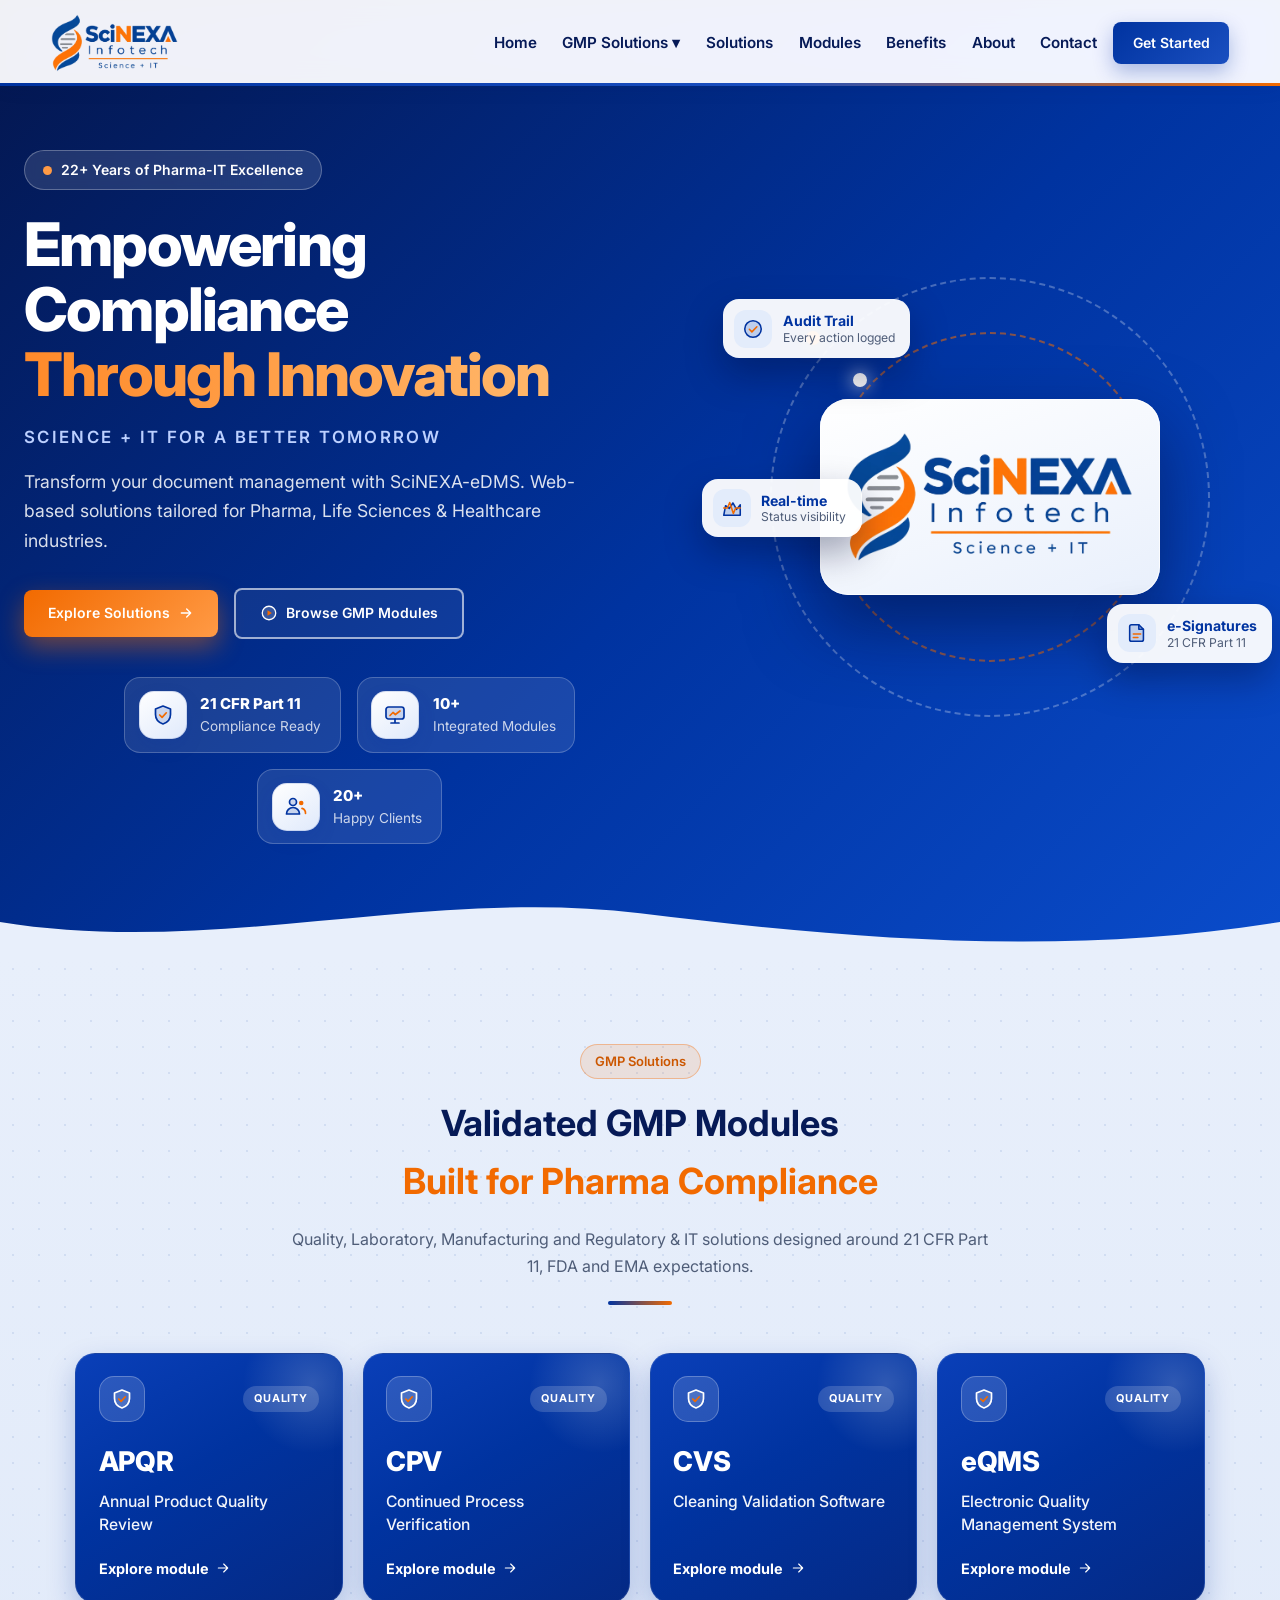
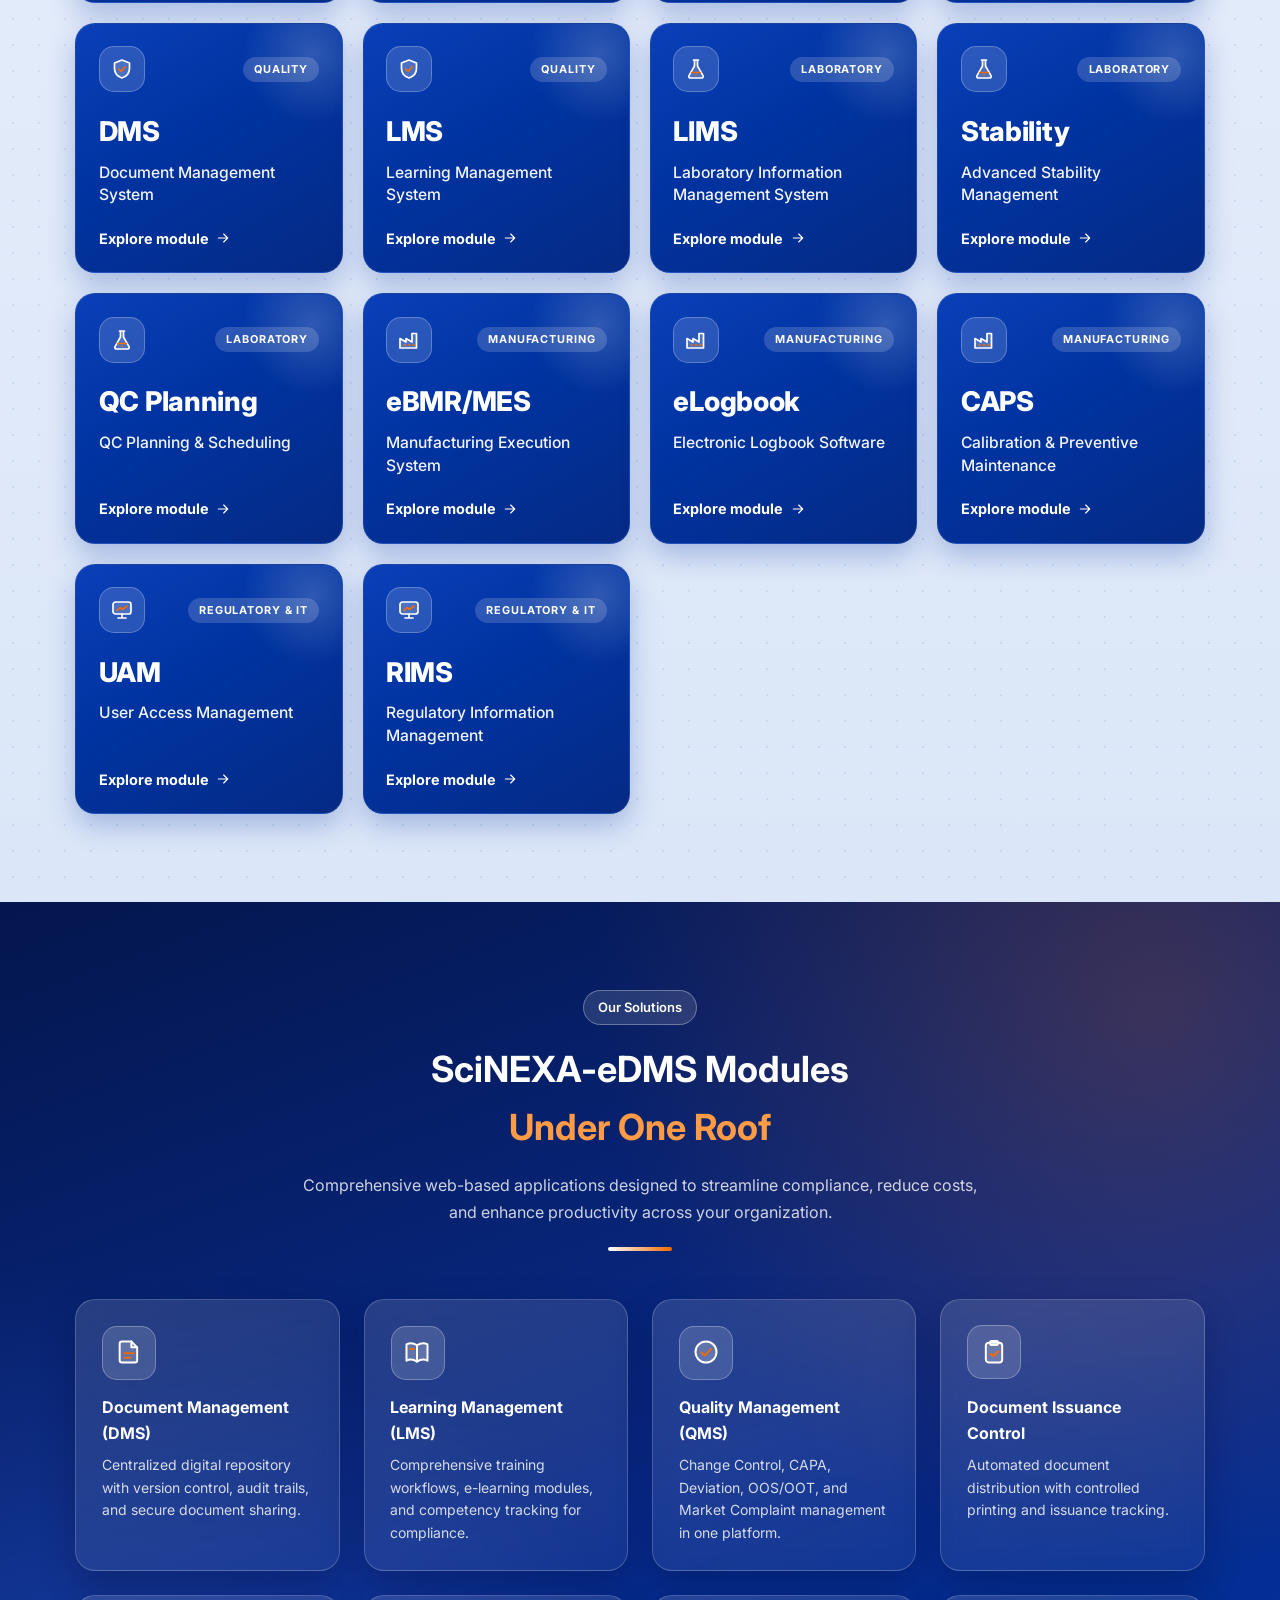
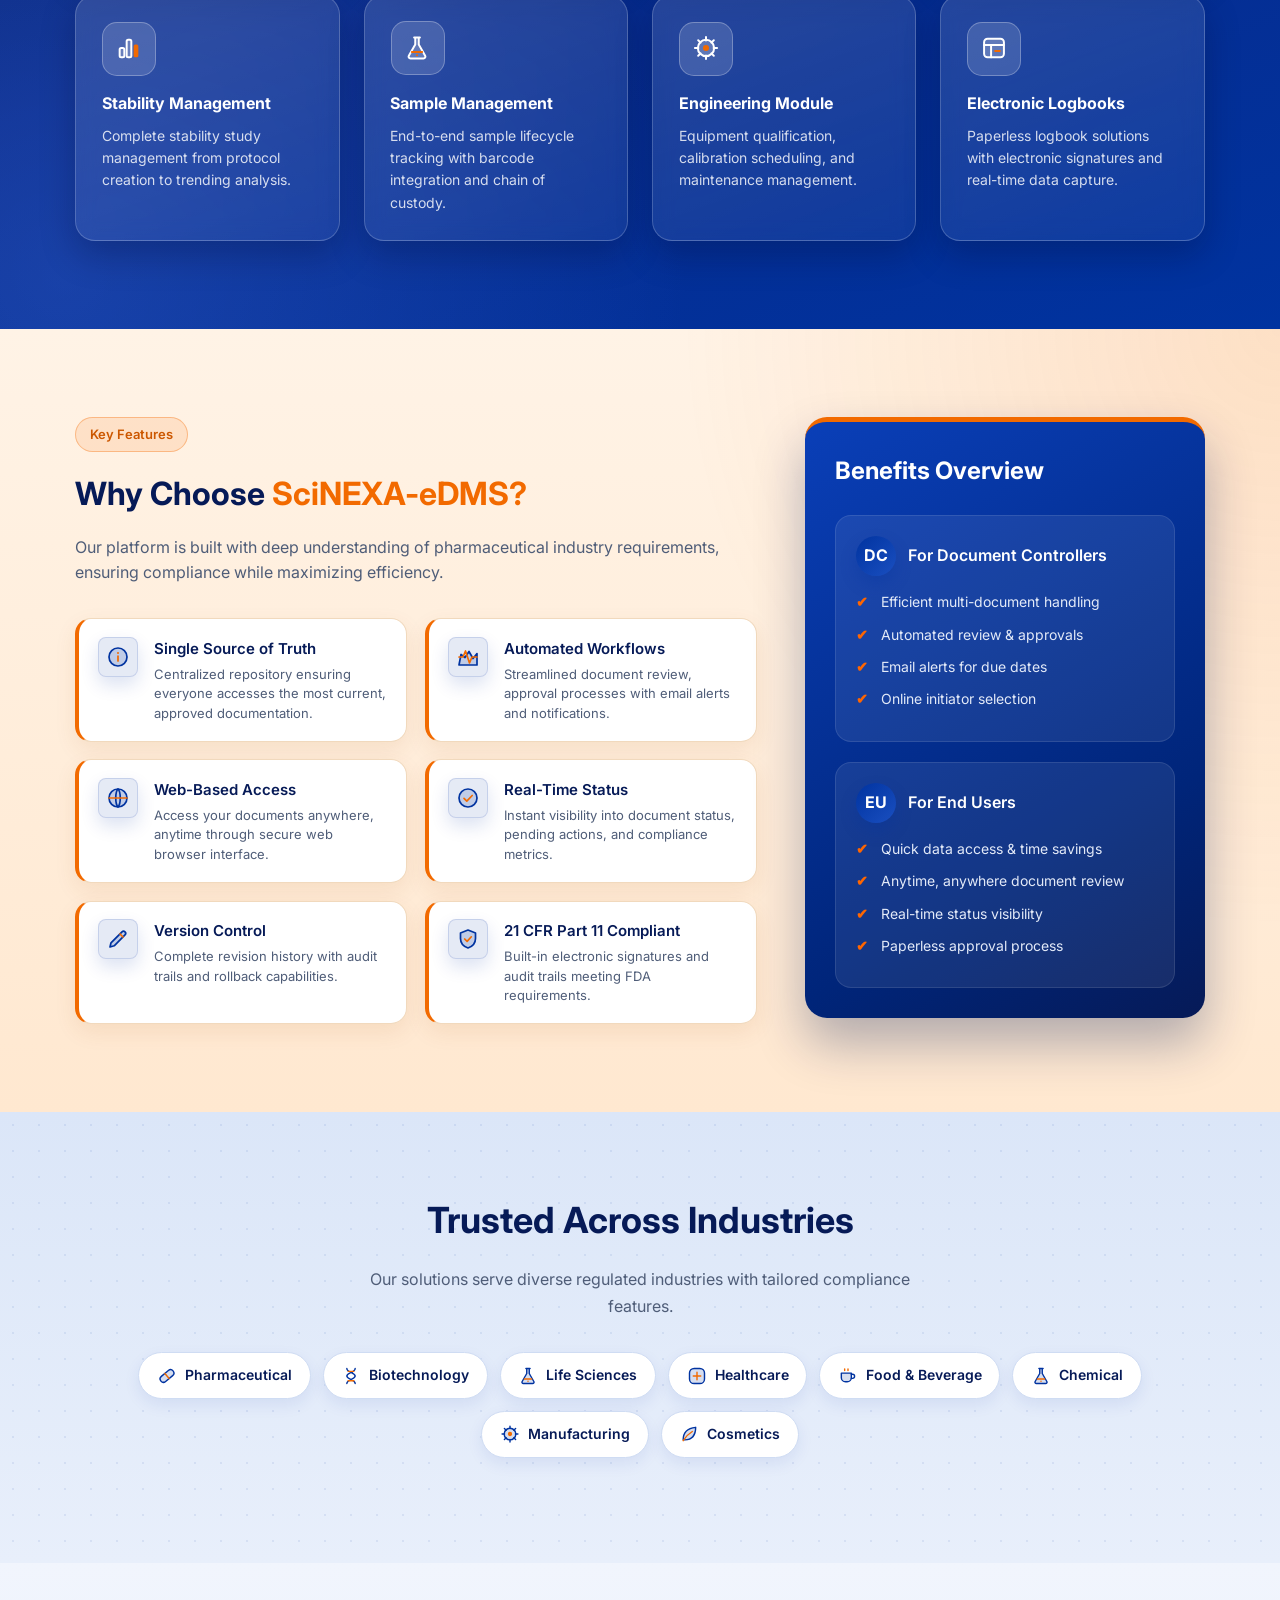
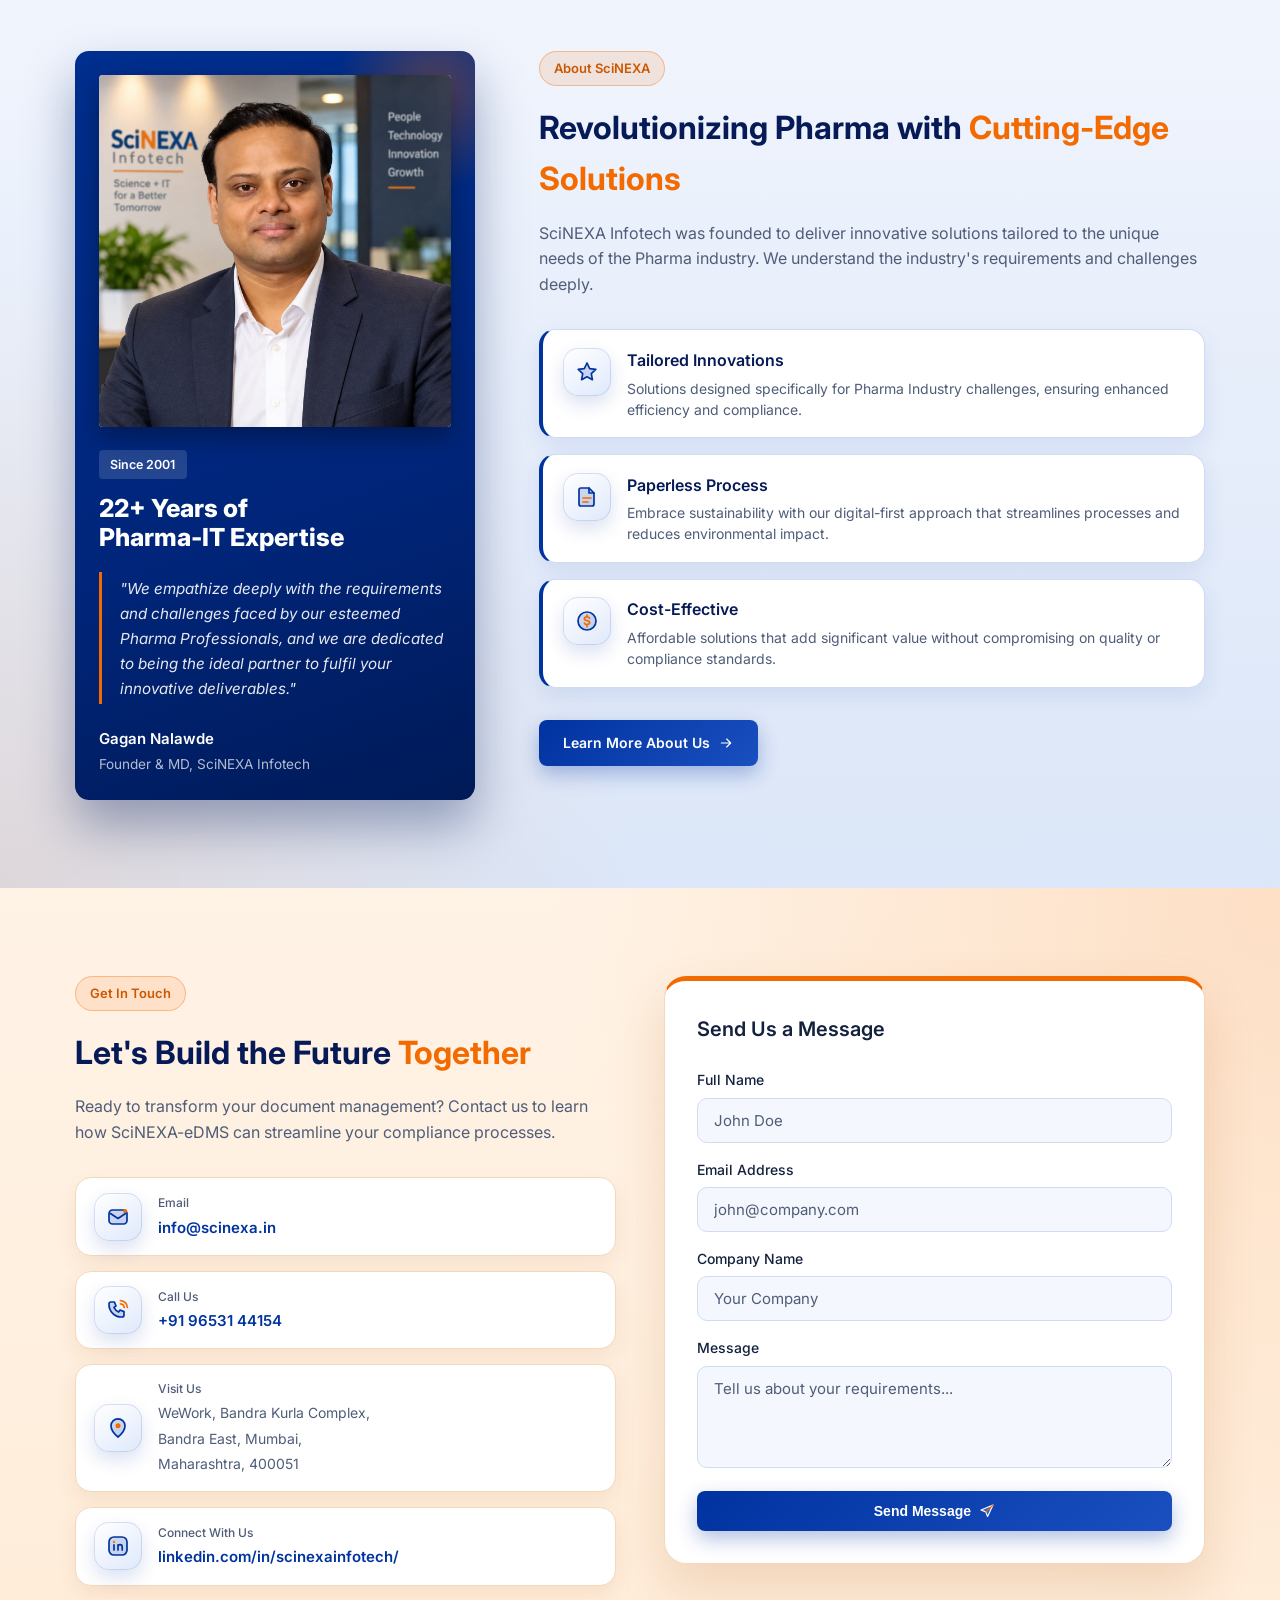
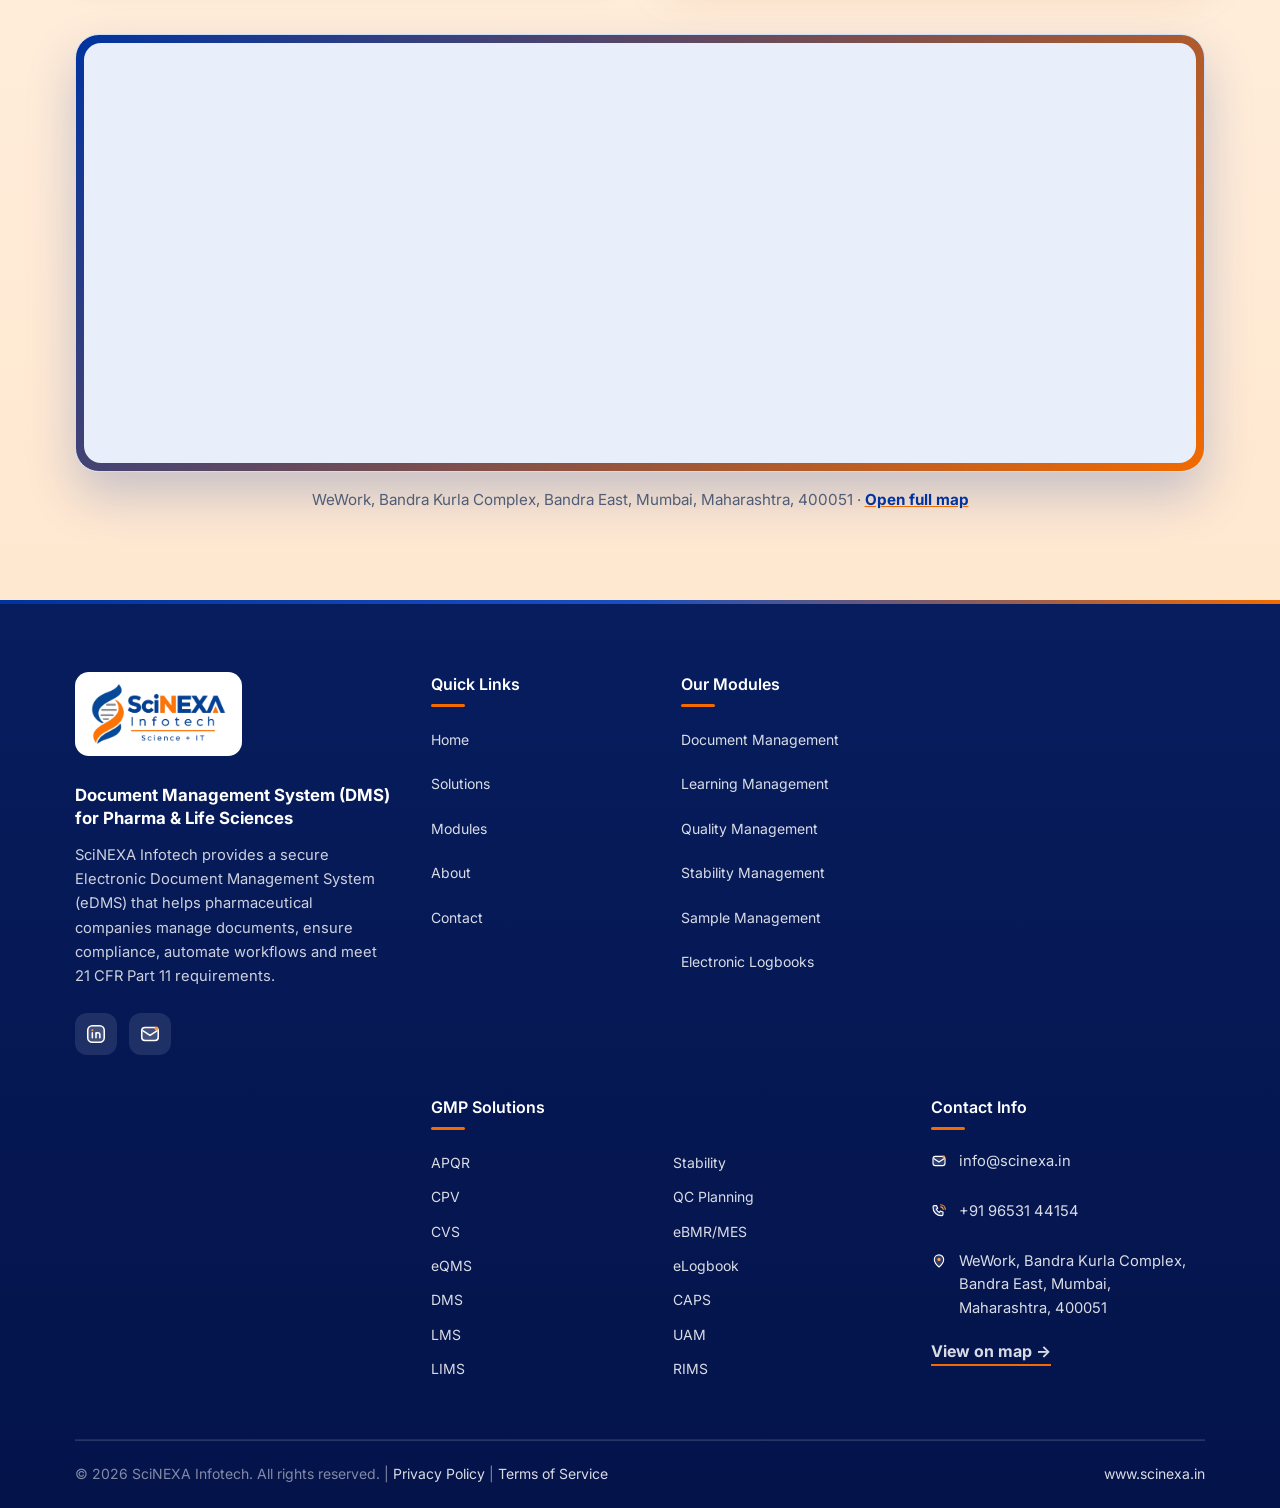
<file: index.html>
<!DOCTYPE html>
<html lang="en">
<head>
    <meta charset="UTF-8">
    <meta name="viewport" content="width=device-width, initial-scale=1.0">
    <title>Document Management System (DMS) Software | Pharma eDMS | SciNEXA Infotech</title>
    <meta name="description" content="SciNEXA Infotech provides a secure Document Management System (DMS) and Electronic Document Management System (eDMS) for Pharma, Life Sciences and Healthcare industries. 21 CFR Part 11 compliant.">
    <link rel="icon" type="image/png" href="images/favicon.png">
<meta name="theme-color" content="#0033a0">
<link rel="stylesheet" href="css/styles.css">
    <link href="https://fonts.googleapis.com/css2?family=Inter:wght@400;500;600;700&display=swap" rel="stylesheet">
</head>
<body>
    <!-- Header -->
    <header class="header" id="header">
    <div class="header-container">
        <a href="#home" class="logo" aria-label="SciNEXA Infotech home"><img src="images/scinexa-logo.png" alt="SciNEXA Infotech - Science + IT"></a>
        <nav class="nav" id="nav" aria-label="Primary">
            <a href="#home" class="nav-link">Home</a>
            <div class="dropdown">
                <a href="#gmp-solutions" class="nav-link dropdown-trigger" aria-haspopup="true">GMP Solutions &#9662;</a>
                <div class="dropdown-menu"><div class="dropdown-column"><h4><span class="icon"><svg class="ic ic-shield" width="18" height="18" viewBox="0 0 24 24" fill="none" stroke="currentColor" stroke-width="1.7" stroke-linecap="round" stroke-linejoin="round" aria-hidden="true"><path class="t" d="M12 3l7.5 3v5.5c0 4.5-3.2 8-7.5 9.5-4.3-1.5-7.5-5-7.5-9.5V6z"/><path class="ac" d="M8.7 12l2.4 2.4 4.2-4.6"/></svg></span>Quality</h4><a href="APQR.html">APQR <span>Annual Product Quality Review</span></a><a href="CPV.html">CPV <span>Continued Process Verification</span></a><a href="CVS.html">CVS <span>Cleaning Validation Software</span></a><a href="eQMS.html">eQMS <span>Electronic Quality Management System</span></a><a href="dms.html">DMS <span>Document Management System</span></a><a href="LMS.html">LMS <span>Learning Management System</span></a></div><div class="dropdown-column"><h4><span class="icon"><svg class="ic ic-flask" width="18" height="18" viewBox="0 0 24 24" fill="none" stroke="currentColor" stroke-width="1.7" stroke-linecap="round" stroke-linejoin="round" aria-hidden="true"><path class="t" d="M9.5 3h5M10.5 3v6L5 18.6A1.6 1.6 0 0 0 6.4 21h11.2a1.6 1.6 0 0 0 1.4-2.4L13.5 9V3"/><path class="ac" d="M7.6 15.5h8.8"/><circle class="a" cx="12" cy="18.2" r=".9"/></svg></span>Laboratory</h4><a href="LIMS.html">LIMS <span>Laboratory Information Management System</span></a><a href="Stability.html">Stability <span>Advanced Stability Management</span></a><a href="QCPlanning.html">QC Planning <span>QC Planning &amp; Scheduling</span></a></div><div class="dropdown-column"><h4><span class="icon"><svg class="ic ic-factory" width="18" height="18" viewBox="0 0 24 24" fill="none" stroke="currentColor" stroke-width="1.7" stroke-linecap="round" stroke-linejoin="round" aria-hidden="true"><path class="t" d="M3 20V10.5l6 3.5v-3.5l6 3.5V5.5h4.5V20z"/><path class="ac" d="M7 17h1.5M11.5 17H13M16 17h1.5"/></svg></span>Manufacturing</h4><a href="eBMR.html">eBMR/MES <span>Manufacturing Execution System</span></a><a href="eLogbook.html">eLogbook <span>Electronic Logbook Software</span></a><a href="CAPS.html">CAPS <span>Calibration &amp; Preventive Maintenance</span></a></div><div class="dropdown-column"><h4><span class="icon"><svg class="ic ic-clock" width="18" height="18" viewBox="0 0 24 24" fill="none" stroke="currentColor" stroke-width="1.7" stroke-linecap="round" stroke-linejoin="round" aria-hidden="true"><circle class="t" cx="12" cy="12" r="9"/><path class="ac" d="M12 7v5l3.2 2"/></svg></span>Regulatory &amp; IT</h4><a href="UAM.html">UAM <span>User Access Management</span></a><a href="RIMS.html">RIMS <span>Regulatory Information Management</span></a></div></div>
            </div>
            <a href="#solutions" class="nav-link">Solutions</a>
            <a href="#modules" class="nav-link">Modules</a>
            <a href="#features" class="nav-link">Benefits</a>
            <a href="#about" class="nav-link">About</a>
            <a href="#contact" class="nav-link">Contact</a>
        </nav>
        <a href="#contact" class="btn btn-primary header-cta">Get Started</a>
        <button class="mobile-menu-btn" id="mobileMenuBtn" aria-label="Toggle menu" aria-expanded="false"><span class="hamburger"></span></button>
    </div>
</header>

    <!-- Hero Section -->
    <section class="hero" id="home">
        <div class="hero-bg">
            <div class="blob blob-1"></div><div class="blob blob-2"></div><div class="blob blob-3"></div>
            <div class="particles" id="particles"></div>
            <div class="grid-overlay"></div>
        </div>
        <div class="hero-inner">
            <div class="hero-content">
                <div class="hero-badge"><span class="pulse-dot"></span> 22+ Years of Pharma-IT Excellence</div>
                <h1 class="hero-title">Empowering Compliance <span>Through Innovation</span></h1>
                <p class="hero-tag">Science + IT for a Better Tomorrow</p>
                <p class="hero-subtitle">Transform your document management with SciNEXA-eDMS. Web-based solutions tailored for Pharma, Life Sciences &amp; Healthcare industries.</p>
                <div class="hero-buttons">
                    <a href="#solutions" class="btn btn-primary">Explore Solutions <svg class="ic ic-arrow" width="16" height="16" viewBox="0 0 24 24" fill="none" stroke="currentColor" stroke-width="2" stroke-linecap="round" stroke-linejoin="round" aria-hidden="true"><path d="M5 12h14M13 6l6 6-6 6"/></svg></a>
                    <a href="#gmp-solutions" class="btn btn-outline-light"><svg class="ic ic-play" width="18" height="18" viewBox="0 0 24 24" fill="none" stroke="currentColor" stroke-width="1.7" stroke-linecap="round" stroke-linejoin="round" aria-hidden="true"><circle class="t" cx="12" cy="12" r="9"/><path class="a" d="M10 8.4v7.2l5.8-3.6z"/></svg> Browse GMP Modules</a>
                </div>
                <div class="hero-stats">
                    <div class="stat-badge"><div class="stat-icon"><svg class="ic ic-shield" width="24" height="24" viewBox="0 0 24 24" fill="none" stroke="currentColor" stroke-width="1.7" stroke-linecap="round" stroke-linejoin="round" aria-hidden="true"><path class="t" d="M12 3l7.5 3v5.5c0 4.5-3.2 8-7.5 9.5-4.3-1.5-7.5-5-7.5-9.5V6z"/><path class="ac" d="M8.7 12l2.4 2.4 4.2-4.6"/></svg></div><div class="stat-content"><span class="stat-value">21 CFR Part 11</span><span class="stat-label">Compliance Ready</span></div></div>
                    <div class="stat-badge"><div class="stat-icon"><svg class="ic ic-monitor" width="24" height="24" viewBox="0 0 24 24" fill="none" stroke="currentColor" stroke-width="1.7" stroke-linecap="round" stroke-linejoin="round" aria-hidden="true"><rect class="t" x="3" y="4" width="18" height="12" rx="2.5"/><path d="M8 20h8M12 16v4"/><path class="ac" d="M7 12.5l3-3 2.4 2L17 8"/></svg></div><div class="stat-content"><span class="stat-value" data-count="10">10+</span><span class="stat-label">Integrated Modules</span></div></div>
                    <div class="stat-badge"><div class="stat-icon"><svg class="ic ic-users" width="24" height="24" viewBox="0 0 24 24" fill="none" stroke="currentColor" stroke-width="1.7" stroke-linecap="round" stroke-linejoin="round" aria-hidden="true"><circle class="t" cx="9" cy="8" r="3.5"/><path class="t" d="M2.5 20a6.5 6.5 0 0 1 13 0z"/><circle class="a" cx="17.2" cy="9" r="2.3"/><path class="ac" d="M18 14.4a5 5 0 0 1 3.5 5"/></svg></div><div class="stat-content"><span class="stat-value" data-count="20">20+</span><span class="stat-label">Happy Clients</span></div></div>
                </div>
            </div>
            <div class="hero-visual" aria-hidden="false">
                <div class="orbit orbit-1"></div><div class="orbit orbit-2"></div>
                <div class="logo-card"><img class="hero-logo" src="images/scinexa-logo.png" alt="SciNEXA Infotech - Science + IT"></div>
                <div class="float-chip chip-a"><svg class="ic ic-check" width="22" height="22" viewBox="0 0 24 24" fill="none" stroke="currentColor" stroke-width="1.7" stroke-linecap="round" stroke-linejoin="round" aria-hidden="true"><circle class="t" cx="12" cy="12" r="9"/><path class="ac" d="M8 12.3l2.8 2.8 5.4-5.6"/></svg><span><b>Audit Trail</b>Every action logged</span></div>
                <div class="float-chip chip-b"><svg class="ic ic-doc" width="22" height="22" viewBox="0 0 24 24" fill="none" stroke="currentColor" stroke-width="1.7" stroke-linecap="round" stroke-linejoin="round" aria-hidden="true"><path class="t" d="M6 3h8l5 5v11a2 2 0 0 1-2 2H6a2 2 0 0 1-2-2V5a2 2 0 0 1 2-2z"/><path d="M14 3v5h5"/><path class="ac" d="M8 13h8M8 17h5"/></svg><span><b>e-Signatures</b>21 CFR Part 11</span></div>
                <div class="float-chip chip-c"><svg class="ic ic-pulse" width="22" height="22" viewBox="0 0 24 24" fill="none" stroke="currentColor" stroke-width="1.7" stroke-linecap="round" stroke-linejoin="round" aria-hidden="true"><path class="t" d="M3 20h18V8.5l-4 5-4-7-4 6-4-3z" fill-opacity=".1"/><path class="ac" d="M3 12h4l2.5-6 4 12 2.5-6H21"/></svg><span><b>Real-time</b>Status visibility</span></div>
            </div>
        </div>
        <svg class="hero-wave" viewBox="0 0 1440 80" preserveAspectRatio="none" aria-hidden="true"><path d="M0 40C240 80 480 0 720 30s480 50 720 10V80H0z"/></svg>
    </section>

    <!-- GMP Solutions Grid -->
    <section class="gmp-section" id="gmp-solutions">
        <div class="container">
            <div class="section-header">
                <span class="section-badge">GMP Solutions</span>
                <h2 class="section-title">Validated GMP Modules <br> <span>Built for Pharma Compliance</span></h2>
                <p class="section-subtitle">Quality, Laboratory, Manufacturing and Regulatory &amp; IT solutions designed around 21 CFR Part 11, FDA and EMA expectations.</p>
            </div>
            <div class="gmp-grid">
                <a class="gmp-card" href="APQR.html">
                    <span class="gmp-top"><span class="gmp-ico"><svg class="ic ic-shield" width="22" height="22" viewBox="0 0 24 24" fill="none" stroke="currentColor" stroke-width="1.7" stroke-linecap="round" stroke-linejoin="round" aria-hidden="true"><path class="t" d="M12 3l7.5 3v5.5c0 4.5-3.2 8-7.5 9.5-4.3-1.5-7.5-5-7.5-9.5V6z"/><path class="ac" d="M8.7 12l2.4 2.4 4.2-4.6"/></svg></span><span class="gmp-cat">Quality</span></span>
                    <h3 class="gmp-name">APQR</h3>
                    <p class="gmp-full">Annual Product Quality Review</p>
                    <span class="gmp-more">Explore module <svg class="ic ic-arrow" width="16" height="16" viewBox="0 0 24 24" fill="none" stroke="currentColor" stroke-width="1.7" stroke-linecap="round" stroke-linejoin="round" aria-hidden="true"><path d="M5 12h14M13 6l6 6-6 6"/></svg></span>
                </a>
                <a class="gmp-card" href="CPV.html">
                    <span class="gmp-top"><span class="gmp-ico"><svg class="ic ic-shield" width="22" height="22" viewBox="0 0 24 24" fill="none" stroke="currentColor" stroke-width="1.7" stroke-linecap="round" stroke-linejoin="round" aria-hidden="true"><path class="t" d="M12 3l7.5 3v5.5c0 4.5-3.2 8-7.5 9.5-4.3-1.5-7.5-5-7.5-9.5V6z"/><path class="ac" d="M8.7 12l2.4 2.4 4.2-4.6"/></svg></span><span class="gmp-cat">Quality</span></span>
                    <h3 class="gmp-name">CPV</h3>
                    <p class="gmp-full">Continued Process Verification</p>
                    <span class="gmp-more">Explore module <svg class="ic ic-arrow" width="16" height="16" viewBox="0 0 24 24" fill="none" stroke="currentColor" stroke-width="1.7" stroke-linecap="round" stroke-linejoin="round" aria-hidden="true"><path d="M5 12h14M13 6l6 6-6 6"/></svg></span>
                </a>
                <a class="gmp-card" href="CVS.html">
                    <span class="gmp-top"><span class="gmp-ico"><svg class="ic ic-shield" width="22" height="22" viewBox="0 0 24 24" fill="none" stroke="currentColor" stroke-width="1.7" stroke-linecap="round" stroke-linejoin="round" aria-hidden="true"><path class="t" d="M12 3l7.5 3v5.5c0 4.5-3.2 8-7.5 9.5-4.3-1.5-7.5-5-7.5-9.5V6z"/><path class="ac" d="M8.7 12l2.4 2.4 4.2-4.6"/></svg></span><span class="gmp-cat">Quality</span></span>
                    <h3 class="gmp-name">CVS</h3>
                    <p class="gmp-full">Cleaning Validation Software</p>
                    <span class="gmp-more">Explore module <svg class="ic ic-arrow" width="16" height="16" viewBox="0 0 24 24" fill="none" stroke="currentColor" stroke-width="1.7" stroke-linecap="round" stroke-linejoin="round" aria-hidden="true"><path d="M5 12h14M13 6l6 6-6 6"/></svg></span>
                </a>
                <a class="gmp-card" href="eQMS.html">
                    <span class="gmp-top"><span class="gmp-ico"><svg class="ic ic-shield" width="22" height="22" viewBox="0 0 24 24" fill="none" stroke="currentColor" stroke-width="1.7" stroke-linecap="round" stroke-linejoin="round" aria-hidden="true"><path class="t" d="M12 3l7.5 3v5.5c0 4.5-3.2 8-7.5 9.5-4.3-1.5-7.5-5-7.5-9.5V6z"/><path class="ac" d="M8.7 12l2.4 2.4 4.2-4.6"/></svg></span><span class="gmp-cat">Quality</span></span>
                    <h3 class="gmp-name">eQMS</h3>
                    <p class="gmp-full">Electronic Quality Management System</p>
                    <span class="gmp-more">Explore module <svg class="ic ic-arrow" width="16" height="16" viewBox="0 0 24 24" fill="none" stroke="currentColor" stroke-width="1.7" stroke-linecap="round" stroke-linejoin="round" aria-hidden="true"><path d="M5 12h14M13 6l6 6-6 6"/></svg></span>
                </a>
                <a class="gmp-card" href="dms.html">
                    <span class="gmp-top"><span class="gmp-ico"><svg class="ic ic-shield" width="22" height="22" viewBox="0 0 24 24" fill="none" stroke="currentColor" stroke-width="1.7" stroke-linecap="round" stroke-linejoin="round" aria-hidden="true"><path class="t" d="M12 3l7.5 3v5.5c0 4.5-3.2 8-7.5 9.5-4.3-1.5-7.5-5-7.5-9.5V6z"/><path class="ac" d="M8.7 12l2.4 2.4 4.2-4.6"/></svg></span><span class="gmp-cat">Quality</span></span>
                    <h3 class="gmp-name">DMS</h3>
                    <p class="gmp-full">Document Management System</p>
                    <span class="gmp-more">Explore module <svg class="ic ic-arrow" width="16" height="16" viewBox="0 0 24 24" fill="none" stroke="currentColor" stroke-width="1.7" stroke-linecap="round" stroke-linejoin="round" aria-hidden="true"><path d="M5 12h14M13 6l6 6-6 6"/></svg></span>
                </a>
                <a class="gmp-card" href="LMS.html">
                    <span class="gmp-top"><span class="gmp-ico"><svg class="ic ic-shield" width="22" height="22" viewBox="0 0 24 24" fill="none" stroke="currentColor" stroke-width="1.7" stroke-linecap="round" stroke-linejoin="round" aria-hidden="true"><path class="t" d="M12 3l7.5 3v5.5c0 4.5-3.2 8-7.5 9.5-4.3-1.5-7.5-5-7.5-9.5V6z"/><path class="ac" d="M8.7 12l2.4 2.4 4.2-4.6"/></svg></span><span class="gmp-cat">Quality</span></span>
                    <h3 class="gmp-name">LMS</h3>
                    <p class="gmp-full">Learning Management System</p>
                    <span class="gmp-more">Explore module <svg class="ic ic-arrow" width="16" height="16" viewBox="0 0 24 24" fill="none" stroke="currentColor" stroke-width="1.7" stroke-linecap="round" stroke-linejoin="round" aria-hidden="true"><path d="M5 12h14M13 6l6 6-6 6"/></svg></span>
                </a>
                <a class="gmp-card" href="LIMS.html">
                    <span class="gmp-top"><span class="gmp-ico"><svg class="ic ic-flask" width="22" height="22" viewBox="0 0 24 24" fill="none" stroke="currentColor" stroke-width="1.7" stroke-linecap="round" stroke-linejoin="round" aria-hidden="true"><path class="t" d="M9.5 3h5M10.5 3v6L5 18.6A1.6 1.6 0 0 0 6.4 21h11.2a1.6 1.6 0 0 0 1.4-2.4L13.5 9V3"/><path class="ac" d="M7.6 15.5h8.8"/><circle class="a" cx="12" cy="18.2" r=".9"/></svg></span><span class="gmp-cat">Laboratory</span></span>
                    <h3 class="gmp-name">LIMS</h3>
                    <p class="gmp-full">Laboratory Information Management System</p>
                    <span class="gmp-more">Explore module <svg class="ic ic-arrow" width="16" height="16" viewBox="0 0 24 24" fill="none" stroke="currentColor" stroke-width="1.7" stroke-linecap="round" stroke-linejoin="round" aria-hidden="true"><path d="M5 12h14M13 6l6 6-6 6"/></svg></span>
                </a>
                <a class="gmp-card" href="Stability.html">
                    <span class="gmp-top"><span class="gmp-ico"><svg class="ic ic-flask" width="22" height="22" viewBox="0 0 24 24" fill="none" stroke="currentColor" stroke-width="1.7" stroke-linecap="round" stroke-linejoin="round" aria-hidden="true"><path class="t" d="M9.5 3h5M10.5 3v6L5 18.6A1.6 1.6 0 0 0 6.4 21h11.2a1.6 1.6 0 0 0 1.4-2.4L13.5 9V3"/><path class="ac" d="M7.6 15.5h8.8"/><circle class="a" cx="12" cy="18.2" r=".9"/></svg></span><span class="gmp-cat">Laboratory</span></span>
                    <h3 class="gmp-name">Stability</h3>
                    <p class="gmp-full">Advanced Stability Management</p>
                    <span class="gmp-more">Explore module <svg class="ic ic-arrow" width="16" height="16" viewBox="0 0 24 24" fill="none" stroke="currentColor" stroke-width="1.7" stroke-linecap="round" stroke-linejoin="round" aria-hidden="true"><path d="M5 12h14M13 6l6 6-6 6"/></svg></span>
                </a>
                <a class="gmp-card" href="QCPlanning.html">
                    <span class="gmp-top"><span class="gmp-ico"><svg class="ic ic-flask" width="22" height="22" viewBox="0 0 24 24" fill="none" stroke="currentColor" stroke-width="1.7" stroke-linecap="round" stroke-linejoin="round" aria-hidden="true"><path class="t" d="M9.5 3h5M10.5 3v6L5 18.6A1.6 1.6 0 0 0 6.4 21h11.2a1.6 1.6 0 0 0 1.4-2.4L13.5 9V3"/><path class="ac" d="M7.6 15.5h8.8"/><circle class="a" cx="12" cy="18.2" r=".9"/></svg></span><span class="gmp-cat">Laboratory</span></span>
                    <h3 class="gmp-name">QC Planning</h3>
                    <p class="gmp-full">QC Planning &amp; Scheduling</p>
                    <span class="gmp-more">Explore module <svg class="ic ic-arrow" width="16" height="16" viewBox="0 0 24 24" fill="none" stroke="currentColor" stroke-width="1.7" stroke-linecap="round" stroke-linejoin="round" aria-hidden="true"><path d="M5 12h14M13 6l6 6-6 6"/></svg></span>
                </a>
                <a class="gmp-card" href="eBMR.html">
                    <span class="gmp-top"><span class="gmp-ico"><svg class="ic ic-factory" width="22" height="22" viewBox="0 0 24 24" fill="none" stroke="currentColor" stroke-width="1.7" stroke-linecap="round" stroke-linejoin="round" aria-hidden="true"><path class="t" d="M3 20V10.5l6 3.5v-3.5l6 3.5V5.5h4.5V20z"/><path class="ac" d="M7 17h1.5M11.5 17H13M16 17h1.5"/></svg></span><span class="gmp-cat">Manufacturing</span></span>
                    <h3 class="gmp-name">eBMR/MES</h3>
                    <p class="gmp-full">Manufacturing Execution System</p>
                    <span class="gmp-more">Explore module <svg class="ic ic-arrow" width="16" height="16" viewBox="0 0 24 24" fill="none" stroke="currentColor" stroke-width="1.7" stroke-linecap="round" stroke-linejoin="round" aria-hidden="true"><path d="M5 12h14M13 6l6 6-6 6"/></svg></span>
                </a>
                <a class="gmp-card" href="eLogbook.html">
                    <span class="gmp-top"><span class="gmp-ico"><svg class="ic ic-factory" width="22" height="22" viewBox="0 0 24 24" fill="none" stroke="currentColor" stroke-width="1.7" stroke-linecap="round" stroke-linejoin="round" aria-hidden="true"><path class="t" d="M3 20V10.5l6 3.5v-3.5l6 3.5V5.5h4.5V20z"/><path class="ac" d="M7 17h1.5M11.5 17H13M16 17h1.5"/></svg></span><span class="gmp-cat">Manufacturing</span></span>
                    <h3 class="gmp-name">eLogbook</h3>
                    <p class="gmp-full">Electronic Logbook Software</p>
                    <span class="gmp-more">Explore module <svg class="ic ic-arrow" width="16" height="16" viewBox="0 0 24 24" fill="none" stroke="currentColor" stroke-width="1.7" stroke-linecap="round" stroke-linejoin="round" aria-hidden="true"><path d="M5 12h14M13 6l6 6-6 6"/></svg></span>
                </a>
                <a class="gmp-card" href="CAPS.html">
                    <span class="gmp-top"><span class="gmp-ico"><svg class="ic ic-factory" width="22" height="22" viewBox="0 0 24 24" fill="none" stroke="currentColor" stroke-width="1.7" stroke-linecap="round" stroke-linejoin="round" aria-hidden="true"><path class="t" d="M3 20V10.5l6 3.5v-3.5l6 3.5V5.5h4.5V20z"/><path class="ac" d="M7 17h1.5M11.5 17H13M16 17h1.5"/></svg></span><span class="gmp-cat">Manufacturing</span></span>
                    <h3 class="gmp-name">CAPS</h3>
                    <p class="gmp-full">Calibration &amp; Preventive Maintenance</p>
                    <span class="gmp-more">Explore module <svg class="ic ic-arrow" width="16" height="16" viewBox="0 0 24 24" fill="none" stroke="currentColor" stroke-width="1.7" stroke-linecap="round" stroke-linejoin="round" aria-hidden="true"><path d="M5 12h14M13 6l6 6-6 6"/></svg></span>
                </a>
                <a class="gmp-card" href="UAM.html">
                    <span class="gmp-top"><span class="gmp-ico"><svg class="ic ic-monitor" width="22" height="22" viewBox="0 0 24 24" fill="none" stroke="currentColor" stroke-width="1.7" stroke-linecap="round" stroke-linejoin="round" aria-hidden="true"><rect class="t" x="3" y="4" width="18" height="12" rx="2.5"/><path d="M8 20h8M12 16v4"/><path class="ac" d="M7 12.5l3-3 2.4 2L17 8"/></svg></span><span class="gmp-cat">Regulatory &amp; IT</span></span>
                    <h3 class="gmp-name">UAM</h3>
                    <p class="gmp-full">User Access Management</p>
                    <span class="gmp-more">Explore module <svg class="ic ic-arrow" width="16" height="16" viewBox="0 0 24 24" fill="none" stroke="currentColor" stroke-width="1.7" stroke-linecap="round" stroke-linejoin="round" aria-hidden="true"><path d="M5 12h14M13 6l6 6-6 6"/></svg></span>
                </a>
                <a class="gmp-card" href="RIMS.html">
                    <span class="gmp-top"><span class="gmp-ico"><svg class="ic ic-monitor" width="22" height="22" viewBox="0 0 24 24" fill="none" stroke="currentColor" stroke-width="1.7" stroke-linecap="round" stroke-linejoin="round" aria-hidden="true"><rect class="t" x="3" y="4" width="18" height="12" rx="2.5"/><path d="M8 20h8M12 16v4"/><path class="ac" d="M7 12.5l3-3 2.4 2L17 8"/></svg></span><span class="gmp-cat">Regulatory &amp; IT</span></span>
                    <h3 class="gmp-name">RIMS</h3>
                    <p class="gmp-full">Regulatory Information Management</p>
                    <span class="gmp-more">Explore module <svg class="ic ic-arrow" width="16" height="16" viewBox="0 0 24 24" fill="none" stroke="currentColor" stroke-width="1.7" stroke-linecap="round" stroke-linejoin="round" aria-hidden="true"><path d="M5 12h14M13 6l6 6-6 6"/></svg></span>
                </a>
            </div>
        </div>
    </section>

    <!-- Solutions Section -->
    <section class="solutions" id="solutions">
        <div class="container">
            <div class="section-header">
                <span class="section-badge">Our Solutions</span>
                <h2 class="section-title">SciNEXA-eDMS Modules <br> <span>Under One Roof</span></h2> 
                <p class="section-subtitle">Comprehensive web-based applications designed to streamline compliance, reduce costs, and enhance productivity across your organization.</p>
            </div>
            <div class="modules-grid" id="modules">
                <div class="module-card">
                    <div class="module-icon blue">
                        <svg class="ic ic-doc" width="24" height="24" viewBox="0 0 24 24" fill="none" stroke="currentColor" stroke-width="1.7" stroke-linecap="round" stroke-linejoin="round" aria-hidden="true"><path class="t" d="M6 3h8l5 5v11a2 2 0 0 1-2 2H6a2 2 0 0 1-2-2V5a2 2 0 0 1 2-2z"/><path d="M14 3v5h5"/><path class="ac" d="M8 13h8M8 17h5"/></svg>
                    </div>
                    <h3 class="module-title">Document Management (DMS)</h3>
                    <p class="module-desc">Centralized digital repository with version control, audit trails, and secure document sharing.</p>
                </div>
                <div class="module-card">
                    <div class="module-icon purple">
                        <svg class="ic ic-book" width="24" height="24" viewBox="0 0 24 24" fill="none" stroke="currentColor" stroke-width="1.7" stroke-linecap="round" stroke-linejoin="round" aria-hidden="true"><path class="t" d="M3 5.5C5.6 4 9 4.2 12 6.2v14c-3-2-6.4-2.2-9-.7z"/><path class="t" d="M21 5.5C18.4 4 15 4.2 12 6.2v14c3-2 6.4-2.2 9-.7z"/><path class="ac" d="M6 9.4c1-.3 2.1-.3 3.1.1"/></svg>
                    </div>
                    <h3 class="module-title">Learning Management (LMS)</h3>
                    <p class="module-desc">Comprehensive training workflows, e-learning modules, and competency tracking for compliance.</p>
                </div>
                <div class="module-card">
                    <div class="module-icon teal">
                        <svg class="ic ic-check" width="24" height="24" viewBox="0 0 24 24" fill="none" stroke="currentColor" stroke-width="1.7" stroke-linecap="round" stroke-linejoin="round" aria-hidden="true"><circle class="t" cx="12" cy="12" r="9"/><path class="ac" d="M8 12.3l2.8 2.8 5.4-5.6"/></svg>
                    </div>
                    <h3 class="module-title">Quality Management (QMS)</h3>
                    <p class="module-desc">Change Control, CAPA, Deviation, OOS/OOT, and Market Complaint management in one platform.</p>
                </div>
                <div class="module-card">
                    <div class="module-icon orange">
                        <svg class="ic ic-clipboard" width="24" height="24" viewBox="0 0 24 24" fill="none" stroke="currentColor" stroke-width="1.7" stroke-linecap="round" stroke-linejoin="round" aria-hidden="true"><rect class="t" x="5" y="4" width="14" height="17" rx="2.5"/><rect x="8.5" y="2.5" width="7" height="3.5" rx="1.2"/><path class="ac" d="M9 13.5l2.2 2.2 4.3-4.2"/></svg>
                    </div>
                    <h3 class="module-title">Document Issuance Control</h3>
                    <p class="module-desc">Automated document distribution with controlled printing and issuance tracking.</p>
                </div>
                <div class="module-card">
                    <div class="module-icon green">
                        <svg class="ic ic-bars" width="24" height="24" viewBox="0 0 24 24" fill="none" stroke="currentColor" stroke-width="1.7" stroke-linecap="round" stroke-linejoin="round" aria-hidden="true"><rect class="t" x="4" y="12" width="4" height="8" rx="1.3"/><rect class="t" x="10" y="5" width="4" height="15" rx="1.3"/><rect class="a" x="16" y="9" width="4" height="11" rx="1.3"/></svg>
                    </div>
                    <h3 class="module-title">Stability Management</h3>
                    <p class="module-desc">Complete stability study management from protocol creation to trending analysis.</p>
                </div>
                <div class="module-card">
                    <div class="module-icon pink">
                        <svg class="ic ic-flask" width="24" height="24" viewBox="0 0 24 24" fill="none" stroke="currentColor" stroke-width="1.7" stroke-linecap="round" stroke-linejoin="round" aria-hidden="true"><path class="t" d="M9.5 3h5M10.5 3v6L5 18.6A1.6 1.6 0 0 0 6.4 21h11.2a1.6 1.6 0 0 0 1.4-2.4L13.5 9V3"/><path class="ac" d="M7.6 15.5h8.8"/><circle class="a" cx="12" cy="18.2" r=".9"/></svg>
                    </div>
                    <h3 class="module-title">Sample Management</h3>
                    <p class="module-desc">End-to-end sample lifecycle tracking with barcode integration and chain of custody.</p>
                </div>
                <div class="module-card">
                    <div class="module-icon indigo">
                        <svg class="ic ic-gear" width="24" height="24" viewBox="0 0 24 24" fill="none" stroke="currentColor" stroke-width="1.7" stroke-linecap="round" stroke-linejoin="round" aria-hidden="true"><circle class="t" cx="12" cy="12" r="7"/><circle class="a" cx="12" cy="12" r="2.6"/><path d="M12 2.5v3M12 18.5v3M2.5 12h3M18.5 12h3M5.3 5.3l2.1 2.1M16.6 16.6l2.1 2.1M18.7 5.3l-2.1 2.1M7.4 16.6l-2.1 2.1"/></svg>
                    </div>
                    <h3 class="module-title">Engineering Module</h3>
                    <p class="module-desc">Equipment qualification, calibration scheduling, and maintenance management.</p>
                </div>
                <div class="module-card">
                    <div class="module-icon cyan">
                        <svg class="ic ic-table" width="24" height="24" viewBox="0 0 24 24" fill="none" stroke="currentColor" stroke-width="1.7" stroke-linecap="round" stroke-linejoin="round" aria-hidden="true"><rect class="t" x="3.5" y="4" width="17" height="16" rx="3"/><path d="M3.5 9.5h17M9.5 9.5V20"/><path class="ac" d="M13 14.5h4"/></svg>
                    </div>
                    <h3 class="module-title">Electronic Logbooks</h3>
                    <p class="module-desc">Paperless logbook solutions with electronic signatures and real-time data capture.</p>
                </div>
            </div>
        </div>
    </section>

    <!-- Features Section -->
    <section class="features" id="features">
        <div class="container">
            <div class="features-content">
                <div class="features-left">
                    <span class="section-badge">Key Features</span>
                    <h2 class="section-title-left">Why Choose <span>SciNEXA-eDMS?</span></h2>
                    <p class="features-intro">Our platform is built with deep understanding of pharmaceutical industry requirements, ensuring compliance while maximizing efficiency.</p>
                    <div class="features-grid">
                        <div class="feature-item">
                            <div class="feature-icon">
                                <svg class="ic ic-info" width="20" height="20" viewBox="0 0 24 24" fill="none" stroke="currentColor" stroke-width="1.7" stroke-linecap="round" stroke-linejoin="round" aria-hidden="true"><circle class="t" cx="12" cy="12" r="9"/><path class="ac" d="M12 11v5"/><circle class="a" cx="12" cy="7.9" r="1"/></svg>
                            </div>
                            <div>
                                <h4>Single Source of Truth</h4>
                                <p>Centralized repository ensuring everyone accesses the most current, approved documentation.</p>
                            </div>
                        </div>
                        <div class="feature-item">
                            <div class="feature-icon">
                                <svg class="ic ic-pulse" width="20" height="20" viewBox="0 0 24 24" fill="none" stroke="currentColor" stroke-width="1.7" stroke-linecap="round" stroke-linejoin="round" aria-hidden="true"><path class="t" d="M3 20h18V8.5l-4 5-4-7-4 6-4-3z" fill-opacity=".1"/><path class="ac" d="M3 12h4l2.5-6 4 12 2.5-6H21"/></svg>
                            </div>
                            <div>
                                <h4>Automated Workflows</h4>
                                <p>Streamlined document review, approval processes with email alerts and notifications.</p>
                            </div>
                        </div>
                        <div class="feature-item">
                            <div class="feature-icon">
                                <svg class="ic ic-globe" width="20" height="20" viewBox="0 0 24 24" fill="none" stroke="currentColor" stroke-width="1.7" stroke-linecap="round" stroke-linejoin="round" aria-hidden="true"><circle class="t" cx="12" cy="12" r="9"/><path d="M12 3c3 3 3 15 0 18M12 3c-3 3-3 15 0 18"/><path class="ac" d="M3 12h18"/></svg>
                            </div>
                            <div>
                                <h4>Web-Based Access</h4>
                                <p>Access your documents anywhere, anytime through secure web browser interface.</p>
                            </div>
                        </div>
                        <div class="feature-item">
                            <div class="feature-icon">
                                <svg class="ic ic-check" width="20" height="20" viewBox="0 0 24 24" fill="none" stroke="currentColor" stroke-width="1.7" stroke-linecap="round" stroke-linejoin="round" aria-hidden="true"><circle class="t" cx="12" cy="12" r="9"/><path class="ac" d="M8 12.3l2.8 2.8 5.4-5.6"/></svg>
                            </div>
                            <div>
                                <h4>Real-Time Status</h4>
                                <p>Instant visibility into document status, pending actions, and compliance metrics.</p>
                            </div>
                        </div>
                        <div class="feature-item">
                            <div class="feature-icon">
                                <svg class="ic ic-pencil" width="20" height="20" viewBox="0 0 24 24" fill="none" stroke="currentColor" stroke-width="1.7" stroke-linecap="round" stroke-linejoin="round" aria-hidden="true"><path class="t" d="M4 20l1-4.2L16 4.8a2.1 2.1 0 0 1 3 3L8.2 18.8z"/><path class="ac" d="M14 7l3 3"/></svg>
                            </div>
                            <div>
                                <h4>Version Control</h4>
                                <p>Complete revision history with audit trails and rollback capabilities.</p>
                            </div>
                        </div>
                        <div class="feature-item">
                            <div class="feature-icon">
                                <svg class="ic ic-shield" width="20" height="20" viewBox="0 0 24 24" fill="none" stroke="currentColor" stroke-width="1.7" stroke-linecap="round" stroke-linejoin="round" aria-hidden="true"><path class="t" d="M12 3l7.5 3v5.5c0 4.5-3.2 8-7.5 9.5-4.3-1.5-7.5-5-7.5-9.5V6z"/><path class="ac" d="M8.7 12l2.4 2.4 4.2-4.6"/></svg>
                            </div>
                            <div>
                                <h4>21 CFR Part 11 Compliant</h4>
                                <p>Built-in electronic signatures and audit trails meeting FDA requirements.</p>
                            </div>
                        </div>
                    </div>
                </div>
                <div class="features-right">
                    <div class="benefits-card">

  <h3>Benefits Overview</h3>

  <!-- Section 1 -->
  <div class="benefits-section">
    <div class="benefits-header">
      <div class="icon-circle">DC</div>
      <span>For Document Controllers</span>
    </div>

    <ul class="benefits-list">
      <li> Efficient multi-document handling</li>
      <li> Automated review & approvals</li>
      <li> Email alerts for due dates</li>
      <li> Online initiator selection</li>
    </ul>
  </div>

  <!-- Section 2 -->
  <div class="benefits-section">
    <div class="benefits-header">
      <div class="icon-circle">EU</div>
      <span>For End Users</span>
    </div>

    <ul class="benefits-list">
      <li>Quick data access & time savings</li>
      <li> Anytime, anywhere document review</li>
      <li> Real-time status visibility</li>
      <li> Paperless approval process</li>
    </ul>
  </div>

</div>
                </div>
            </div>
        </div>
    </section>

    <!-- Industries Section -->
    <section class="industries">
        <div class="container">
            <h2 class="section-title center">Trusted Across Industries</h2>
            <p class="section-subtitle center">Our solutions serve diverse regulated industries with tailored compliance features.</p>
            <div class="industries-tags">
                <span class="industry-tag"><svg class="ic ic-pill" width="16" height="16" viewBox="0 0 24 24" fill="none" stroke="currentColor" stroke-width="1.7" stroke-linecap="round" stroke-linejoin="round" aria-hidden="true"><g transform="rotate(-40 12 12)"><rect class="t" x="2.5" y="8" width="19" height="8" rx="4"/><path class="ac" d="M12 8v8"/></g></svg> Pharmaceutical</span>
                <span class="industry-tag"><svg class="ic ic-dna" width="16" height="16" viewBox="0 0 24 24" fill="none" stroke="currentColor" stroke-width="1.7" stroke-linecap="round" stroke-linejoin="round" aria-hidden="true"><path d="M7 3c0 5 10 5 10 9s-10 4-10 9M17 3c0 5-10 5-10 9s10 4 10 9"/><path class="ac" d="M8.6 6.4h6.8M8.6 17.6h6.8"/></svg> Biotechnology</span>
                <span class="industry-tag"><svg class="ic ic-flask" width="16" height="16" viewBox="0 0 24 24" fill="none" stroke="currentColor" stroke-width="1.7" stroke-linecap="round" stroke-linejoin="round" aria-hidden="true"><path class="t" d="M9.5 3h5M10.5 3v6L5 18.6A1.6 1.6 0 0 0 6.4 21h11.2a1.6 1.6 0 0 0 1.4-2.4L13.5 9V3"/><path class="ac" d="M7.6 15.5h8.8"/><circle class="a" cx="12" cy="18.2" r=".9"/></svg> Life Sciences</span>
                <span class="industry-tag"><svg class="ic ic-cross" width="16" height="16" viewBox="0 0 24 24" fill="none" stroke="currentColor" stroke-width="1.7" stroke-linecap="round" stroke-linejoin="round" aria-hidden="true"><rect class="t" x="3" y="3" width="18" height="18" rx="5.5"/><path class="ac" d="M12 7.5v9M7.5 12h9"/></svg> Healthcare</span>
                <span class="industry-tag"><svg class="ic ic-cup" width="16" height="16" viewBox="0 0 24 24" fill="none" stroke="currentColor" stroke-width="1.7" stroke-linecap="round" stroke-linejoin="round" aria-hidden="true"><path class="t" d="M4 8.5h12V14a5 5 0 0 1-5 5H9a5 5 0 0 1-5-5z"/><path d="M16 10h1.5a2.4 2.4 0 0 1 0 4.8H16"/><path class="ac" d="M8 3.5v2M12 3.5v2"/></svg> Food & Beverage</span>
                <span class="industry-tag"><svg class="ic ic-flask" width="16" height="16" viewBox="0 0 24 24" fill="none" stroke="currentColor" stroke-width="1.7" stroke-linecap="round" stroke-linejoin="round" aria-hidden="true"><path class="t" d="M9.5 3h5M10.5 3v6L5 18.6A1.6 1.6 0 0 0 6.4 21h11.2a1.6 1.6 0 0 0 1.4-2.4L13.5 9V3"/><path class="ac" d="M7.6 15.5h8.8"/><circle class="a" cx="12" cy="18.2" r=".9"/></svg> Chemical</span>
                <span class="industry-tag"><svg class="ic ic-gear" width="16" height="16" viewBox="0 0 24 24" fill="none" stroke="currentColor" stroke-width="1.7" stroke-linecap="round" stroke-linejoin="round" aria-hidden="true"><circle class="t" cx="12" cy="12" r="7"/><circle class="a" cx="12" cy="12" r="2.6"/><path d="M12 2.5v3M12 18.5v3M2.5 12h3M18.5 12h3M5.3 5.3l2.1 2.1M16.6 16.6l2.1 2.1M18.7 5.3l-2.1 2.1M7.4 16.6l-2.1 2.1"/></svg> Manufacturing</span>
                <span class="industry-tag"><svg class="ic ic-leaf" width="16" height="16" viewBox="0 0 24 24" fill="none" stroke="currentColor" stroke-width="1.7" stroke-linecap="round" stroke-linejoin="round" aria-hidden="true"><path class="t" d="M5 19C5 10 10 5 20 4c0 10-5 15-13 15z"/><path class="ac" d="M5 20c3-5 6-8 11-11"/></svg> Cosmetics</span>
            </div>
			
			<br>
			<!--<h2 class="section-title center customers-title">Our Clients</h2>
			<p class="section-subtitle center">Our clients trust us to streamline compliance and document workflows.</p>
			<div class="logo-slider">
			  <div class="logo-track">-->

				<!-- SET 1 -->
				<!--<img src="images/indoco.jpeg">
				<img src="images/srikem.jpeg">
				<img src="images/athena.jpeg">
				<img src="images/qbd.jpeg">
				<img src="images/titan.jpeg">
				<img src="images/analytical_solutions.jpeg">
				<img src="images/akriti.jpeg">
				<img src="images/anmol.jpeg">
				<img src="images/Atul.jpeg">
				<img src="images/cotecna.jpeg">
				<img src="images/herb pharlab.jpeg">
				<img src="images/Precise.jpeg">
				<img src="images/Zen.png"> -->
				

				<!-- SET 2 (IDENTICAL COPY) -->
				<!--<img src="images/indoco.jpeg">
				<img src="images/srikem.jpeg">
				<img src="images/athena.jpeg">
				<img src="images/qbd.jpeg">
				<img src="images/titan.jpeg">
				<img src="images/analytical_solutions.jpeg">
				<img src="images/akriti.jpeg">
				<img src="images/anmol.jpeg">
				<img src="images/Atul.jpeg">
				<img src="images/cotecna.jpeg">
				<img src="images/herb pharlab.jpeg">
				<img src="images/Precise.jpeg">
				<img src="images/Zen.png">
				
				</div>
			</div>-->			
        </div>
		
			
		<style>
			.intro-engage {
			display: flex;
			justify-content: center; 
			gap: 2rem;
			text-align: center;
				}
		</style>
    </section>

    <!-- About Section -->
    <section class="about" id="about">
        <div class="container">
            <div class="about-content">
                <div class="about-left">
                    <div class="about-card">
                        <figure class="about-photo">
                            <img src="images/gagan-nalawde.jpeg" alt="Mr. Gagan Nalawde, Founder and CEO of SciNEXA Infotech" width="1254" height="1254" loading="lazy">
                        </figure>
                        <span class="about-since">Since 2001</span>
                        <h3 class="about-years">22+ Years of<br>Pharma-IT Expertise</h3>
                        <p class="about-quote">"We empathize deeply with the requirements and challenges faced by our esteemed Pharma Professionals, and we are dedicated to being the ideal partner to fulfil your innovative deliverables."</p>
                        <div class="about-author">
                            <strong>Gagan Nalawde</strong>
                            <span>Founder &amp; MD, SciNEXA Infotech</span>
                        </div>
                    </div>
                </div>
                <div class="about-right">
                    <span class="section-badge">About SciNEXA</span>
                    <h2 class="section-title-left">Revolutionizing Pharma with <span>Cutting-Edge Solutions</span></h2>
                    <p class="about-desc">SciNEXA Infotech was founded to deliver innovative solutions tailored to the unique needs of the Pharma industry. We understand the industry's requirements and challenges deeply.</p>
                    <div class="about-features">
                        <div class="about-feature">
                            <div class="about-feature-icon">
                                <svg class="ic ic-star" width="20" height="20" viewBox="0 0 24 24" fill="none" stroke="currentColor" stroke-width="1.7" stroke-linecap="round" stroke-linejoin="round" aria-hidden="true"><path class="t" d="M12 3l2.7 5.6 6.1.8-4.5 4.2 1.1 6.1L12 16.8 6.6 19.7l1.1-6.1L3.2 9.4l6.1-.8z"/></svg>
                            </div>
                            <div>
                                <h4>Tailored Innovations</h4>
                                <p>Solutions designed specifically for Pharma Industry challenges, ensuring enhanced efficiency and compliance.</p>
                            </div>
                        </div>
                        <div class="about-feature">
                            <div class="about-feature-icon">
                                <svg class="ic ic-doc" width="20" height="20" viewBox="0 0 24 24" fill="none" stroke="currentColor" stroke-width="1.7" stroke-linecap="round" stroke-linejoin="round" aria-hidden="true"><path class="t" d="M6 3h8l5 5v11a2 2 0 0 1-2 2H6a2 2 0 0 1-2-2V5a2 2 0 0 1 2-2z"/><path d="M14 3v5h5"/><path class="ac" d="M8 13h8M8 17h5"/></svg>
                            </div>
                            <div>
                                <h4>Paperless Process</h4>
                                <p>Embrace sustainability with our digital-first approach that streamlines processes and reduces environmental impact.</p>
                            </div>
                        </div>
                        <div class="about-feature">
                            <div class="about-feature-icon">
                                <svg class="ic ic-dollar" width="20" height="20" viewBox="0 0 24 24" fill="none" stroke="currentColor" stroke-width="1.7" stroke-linecap="round" stroke-linejoin="round" aria-hidden="true"><circle class="t" cx="12" cy="12" r="9"/><path class="ac" d="M14.6 9.3c-.4-.9-1.4-1.4-2.6-1.4-1.5 0-2.6.8-2.6 1.9 0 1.2 1.1 1.6 2.6 1.9s2.6.7 2.6 1.9c0 1.1-1.1 1.9-2.6 1.9-1.2 0-2.2-.5-2.6-1.4M12 6.2v1.7M12 16.1v1.7"/></svg>
                            </div>
                            <div>
                                <h4>Cost-Effective</h4>
                                <p>Affordable solutions that add significant value without compromising on quality or compliance standards.</p>
                            </div>
                        </div>
                    </div>
                    <a href="#contact" class="btn btn-primary">Learn More About Us <svg class="ic ic-arrow" width="16" height="16" viewBox="0 0 24 24" fill="none" stroke="currentColor" stroke-width="1.7" stroke-linecap="round" stroke-linejoin="round" aria-hidden="true"><path d="M5 12h14M13 6l6 6-6 6"/></svg></a>
                </div>
            </div>
        </div>
    </section>

    <!-- Contact Section -->
    <section class="contact" id="contact">
        <div class="container">
            <div class="contact-content">
                <div class="contact-left">
                    <span class="section-badge">Get In Touch</span>
                    <h2 class="section-title-left">Let's Build the Future <span>Together</span></h2>
                    <p class="contact-desc">Ready to transform your document management? Contact us to learn how SciNEXA-eDMS can streamline your compliance processes.</p>
                    <div class="contact-info">
                        <div class="contact-item">
                            <div class="contact-icon">
                                <svg class="ic ic-mail" width="20" height="20" viewBox="0 0 24 24" fill="none" stroke="currentColor" stroke-width="1.7" stroke-linecap="round" stroke-linejoin="round" aria-hidden="true"><rect class="t" x="3" y="5" width="18" height="14" rx="3.5"/><path d="M4.5 8.5L12 13.5l7.5-5"/><circle class="a" cx="19" cy="6" r="2.1"/></svg>
                            </div>
                            <div>
                                <span class="contact-label">Email</span>
                                <a href="mailto:info@teracliq.com">info@scinexa.in</a>
                            </div>
                        </div>
                        <div class="contact-item">
                            <div class="contact-icon">
                                <svg class="ic ic-phone" width="20" height="20" viewBox="0 0 24 24" fill="none" stroke="currentColor" stroke-width="1.7" stroke-linecap="round" stroke-linejoin="round" aria-hidden="true"><path class="t" d="M5 4h3.4l1.6 4-2.1 1.4a10.5 10.5 0 0 0 4.7 4.7L14 12l4 1.6V17a2 2 0 0 1-2 2A12.5 12.5 0 0 1 3 6a2 2 0 0 1 2-2z"/><path class="ac" d="M14.5 5.8a4 4 0 0 1 3.7 3.7M14.5 2.6a7.2 7.2 0 0 1 6.9 6.9"/></svg>
                            </div>
                            <div>
                                <span class="contact-label">Call Us</span>
                                <a href="tel:+919867264526">+91 96531 44154</a>
                            </div>
                        </div>
                        <div class="contact-item">
                            <div class="contact-icon">
                                <svg class="ic ic-pin" width="20" height="20" viewBox="0 0 24 24" fill="none" stroke="currentColor" stroke-width="1.7" stroke-linecap="round" stroke-linejoin="round" aria-hidden="true"><path class="t" d="M12 21s7-5.6 7-11.2A7 7 0 0 0 5 9.8C5 15.4 12 21 12 21z"/><circle class="a" cx="12" cy="9.8" r="2.5"/></svg>
                            </div>
                            <div>
                                <span class="contact-label">Visit Us</span>
                                <span>WeWork, Bandra Kurla Complex,<br>Bandra East, Mumbai,<br>Maharashtra, 400051</span>
                            </div>
                        </div>
                        <div class="contact-item">
                            <div class="contact-icon">
                                <svg class="ic ic-linkedin" width="20" height="20" viewBox="0 0 24 24" fill="none" stroke="currentColor" stroke-width="1.7" stroke-linecap="round" stroke-linejoin="round" aria-hidden="true"><rect class="t" x="3" y="3" width="18" height="18" rx="5"/><path d="M8 10.8V16M12 16v-5.2M12 12.9c0-1.4 1-2.2 2.2-2.2 1.3 0 2 .9 2 2.4V16"/><circle class="a" cx="8" cy="7.9" r="1.1"/></svg>
                            </div>
                            <div>
                                <span class="contact-label">Connect With Us</span>
                                <a href="https://www.linkedin.com/in/scinexainfotech/" target="_blank">linkedin.com/in/scinexainfotech/</a>
                            </div>
                        </div>
                    </div>
                </div>
                <div class="contact-right">
                    <div class="contact-form-card">
                        <h3>Send Us a Message</h3>
                        <form id="contactForm" class="contact-form" action="https://formspree.io/f/mnpjpleo" method="POST">
                            <input type="hidden" name="_subject" value="New enquiry from SciNEXA Infotech website">
                            <input type="text" name="_gotcha" tabindex="-1" autocomplete="off" style="display:none" aria-hidden="true">
                            <div class="form-group">
                                <label for="name">Full Name</label>
                                <input type="text" id="name" name="name" placeholder="John Doe" required>
                            </div>
                            <div class="form-group">
                                <label for="email">Email Address</label>
                                <input type="email" id="email" name="email" placeholder="john@company.com" required>
                            </div>
                            <div class="form-group">
                                <label for="company">Company Name</label>
                                <input type="text" id="company" name="company" placeholder="Your Company">
                            </div>
                            <div class="form-group">
                                <label for="message">Message</label>
                                <textarea id="message" name="message" rows="4" placeholder="Tell us about your requirements..." required></textarea>
                            </div>
                            <button type="submit" class="btn btn-primary btn-full">
                                Send Message
                                <svg class="ic ic-send" width="16" height="16" viewBox="0 0 24 24" fill="none" stroke="currentColor" stroke-width="1.7" stroke-linecap="round" stroke-linejoin="round" aria-hidden="true"><path class="t" d="M21 3L3 10.4l7 2.9 2.9 7z"/><path class="ac" d="M21 3L10.2 13.3"/></svg>
                            </button>
                        </form>
                        <div id="formMessage" class="form-message"></div>
                    </div>
                </div>
            </div>
            <!-- Map Section -->
            <div class="map-container">
                <iframe id="map" title="SciNEXA Infotech location - WeWork, Bandra Kurla Complex, Mumbai" src="https://maps.google.com/maps?q=WeWork%2C+Bandra+Kurla+Complex%2C+Bandra+East%2C+Mumbai%2C+Maharashtra%2C+400051&amp;z=16&amp;output=embed" width="100%" height="420" style="border:0" loading="lazy" allowfullscreen referrerpolicy="no-referrer-when-downgrade"></iframe>
            </div>
            <p class="map-caption">WeWork, Bandra Kurla Complex, Bandra East, Mumbai, Maharashtra, 400051 &middot; <a href="https://www.google.com/maps/search/?api=1&amp;query=WeWork%2C+Bandra+Kurla+Complex%2C+Bandra+East%2C+Mumbai%2C+Maharashtra%2C+400051" target="_blank" rel="noopener">Open full map</a></p>
        </div>
    </section>

    <!-- Footer -->
<footer class="footer">
    <div class="container">
        <div class="footer-content">
            <div class="footer-brand">
                <a href="#home" class="footer-logo-tile"><img src="images/scinexa-logo.png" alt="SciNEXA Infotech" loading="lazy"></a>
                <h2 class="footer-heading">Document Management System (DMS) for Pharma &amp; Life Sciences</h2>
                <p>SciNEXA Infotech provides a secure Electronic Document Management System (eDMS) that helps pharmaceutical companies manage documents, ensure compliance, automate workflows and meet 21 CFR Part 11 requirements.</p>
                <div class="footer-social">
                    <a href="https://linkedin.com/in/scinexainfotech" target="_blank" rel="noopener" aria-label="LinkedIn"><svg class="ic ic-linkedin" width="20" height="20" viewBox="0 0 24 24" fill="none" stroke="currentColor" stroke-width="1.7" stroke-linecap="round" stroke-linejoin="round" aria-hidden="true"><rect class="t" x="3" y="3" width="18" height="18" rx="5"/><path d="M8 10.8V16M12 16v-5.2M12 12.9c0-1.4 1-2.2 2.2-2.2 1.3 0 2 .9 2 2.4V16"/><circle class="a" cx="8" cy="7.9" r="1.1"/></svg></a>
                    <a href="mailto:info@scinexa.in" aria-label="Mail"><svg class="ic ic-mail" width="20" height="20" viewBox="0 0 24 24" fill="none" stroke="currentColor" stroke-width="1.7" stroke-linecap="round" stroke-linejoin="round" aria-hidden="true"><rect class="t" x="3" y="5" width="18" height="14" rx="3.5"/><path d="M4.5 8.5L12 13.5l7.5-5"/><circle class="a" cx="19" cy="6" r="2.1"/></svg></a>
                </div>
            </div>
            <div class="footer-links">
                <h4>Quick Links</h4>
                <ul>
                    <li><a href="#home">Home</a></li>
                    <li><a href="#solutions">Solutions</a></li>
                    <li><a href="#modules">Modules</a></li>
                    <li><a href="#about">About</a></li>
                    <li><a href="#contact">Contact</a></li>
                </ul>
            </div>
            <div class="footer-links">
                <h4>Our Modules</h4>
                <ul>
                    <li><a href="dms.html">Document Management</a></li>
                    <li><a href="LMS.html">Learning Management</a></li>
                    <li><a href="eQMS.html">Quality Management</a></li>
                    <li><a href="Stability.html">Stability Management</a></li>
                    <li><a href="LIMS.html">Sample Management</a></li>
                    <li><a href="eLogbook.html">Electronic Logbooks</a></li>
                </ul>
            </div>
            <div class="footer-links footer-gmp">
                <h4>GMP Solutions</h4>
                <ul><li><a href="APQR.html">APQR</a></li><li><a href="CPV.html">CPV</a></li><li><a href="CVS.html">CVS</a></li><li><a href="eQMS.html">eQMS</a></li><li><a href="dms.html">DMS</a></li><li><a href="LMS.html">LMS</a></li><li><a href="LIMS.html">LIMS</a></li><li><a href="Stability.html">Stability</a></li><li><a href="QCPlanning.html">QC Planning</a></li><li><a href="eBMR.html">eBMR/MES</a></li><li><a href="eLogbook.html">eLogbook</a></li><li><a href="CAPS.html">CAPS</a></li><li><a href="UAM.html">UAM</a></li><li><a href="RIMS.html">RIMS</a></li></ul>
            </div>
            <div class="footer-contact">
                <h4>Contact Info</h4>
                <ul>
                    <li><svg class="ic ic-mail" width="16" height="16" viewBox="0 0 24 24" fill="none" stroke="currentColor" stroke-width="1.7" stroke-linecap="round" stroke-linejoin="round" aria-hidden="true"><rect class="t" x="3" y="5" width="18" height="14" rx="3.5"/><path d="M4.5 8.5L12 13.5l7.5-5"/><circle class="a" cx="19" cy="6" r="2.1"/></svg><a href="mailto:info@scinexa.in">info@scinexa.in</a></li>
                    <li><svg class="ic ic-phone" width="16" height="16" viewBox="0 0 24 24" fill="none" stroke="currentColor" stroke-width="1.7" stroke-linecap="round" stroke-linejoin="round" aria-hidden="true"><path class="t" d="M5 4h3.4l1.6 4-2.1 1.4a10.5 10.5 0 0 0 4.7 4.7L14 12l4 1.6V17a2 2 0 0 1-2 2A12.5 12.5 0 0 1 3 6a2 2 0 0 1 2-2z"/><path class="ac" d="M14.5 5.8a4 4 0 0 1 3.7 3.7M14.5 2.6a7.2 7.2 0 0 1 6.9 6.9"/></svg><span><a href="tel:+91 96531 44154">+91 96531 44154</a></span></li>
                    <li><svg class="ic ic-pin" width="16" height="16" viewBox="0 0 24 24" fill="none" stroke="currentColor" stroke-width="1.7" stroke-linecap="round" stroke-linejoin="round" aria-hidden="true"><path class="t" d="M12 21s7-5.6 7-11.2A7 7 0 0 0 5 9.8C5 15.4 12 21 12 21z"/><circle class="a" cx="12" cy="9.8" r="2.5"/></svg><span>WeWork, Bandra Kurla Complex,<br>Bandra East, Mumbai,<br>Maharashtra, 400051</span></li>
                </ul>
                <a class="footer-map-link" href="https://www.google.com/maps/search/?api=1&amp;query=WeWork%2C+Bandra+Kurla+Complex%2C+Bandra+East%2C+Mumbai%2C+Maharashtra%2C+400051" target="_blank" rel="noopener">View on map &rarr;</a>
            </div>
        </div>
        <div class="footer-bottom">
            <p>&copy; 2026 SciNEXA Infotech. All rights reserved. | <a href="#">Privacy Policy</a> | <a href="#">Terms of Service</a></p>
            <a href="https://www.scinexa.com" target="_blank" rel="noopener">www.scinexa.in</a>
        </div>
    </div>
</footer>

    <script src="js/script.js" defer></script>
</body>
</html>
</file>
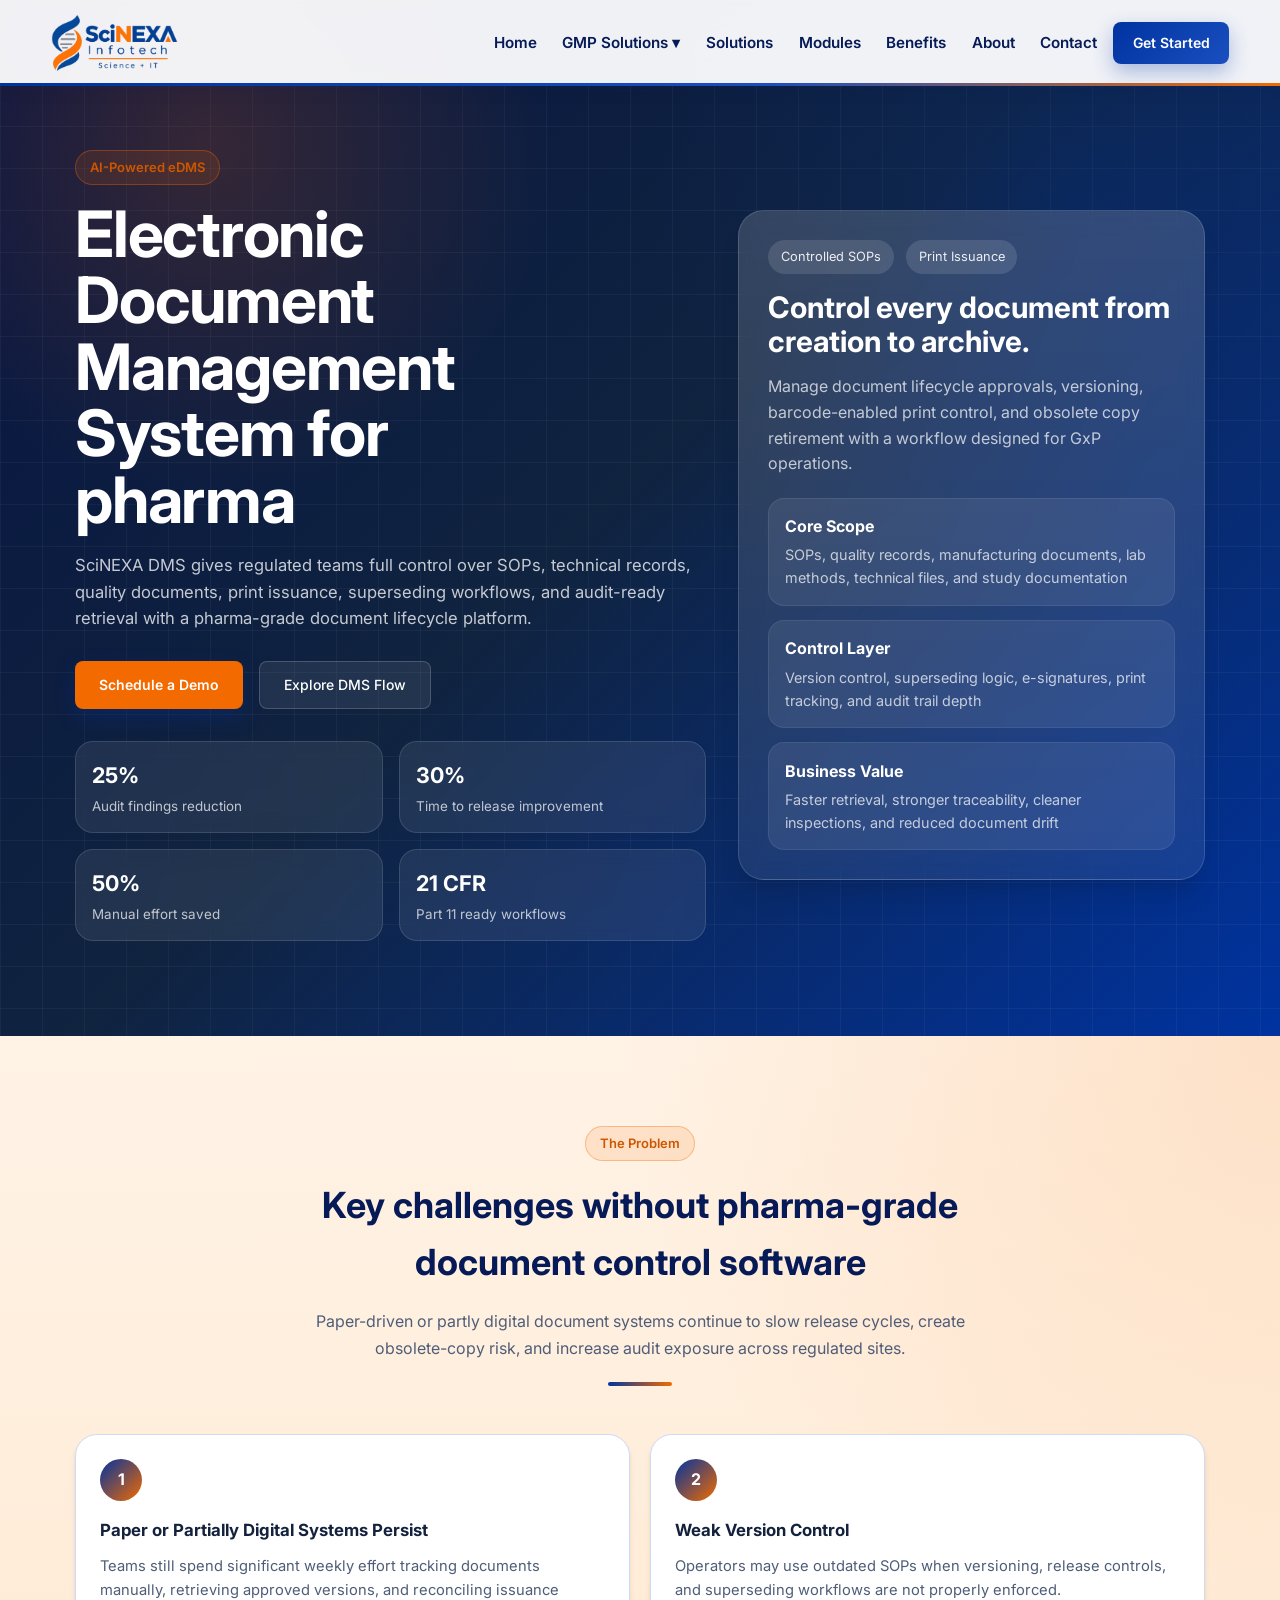
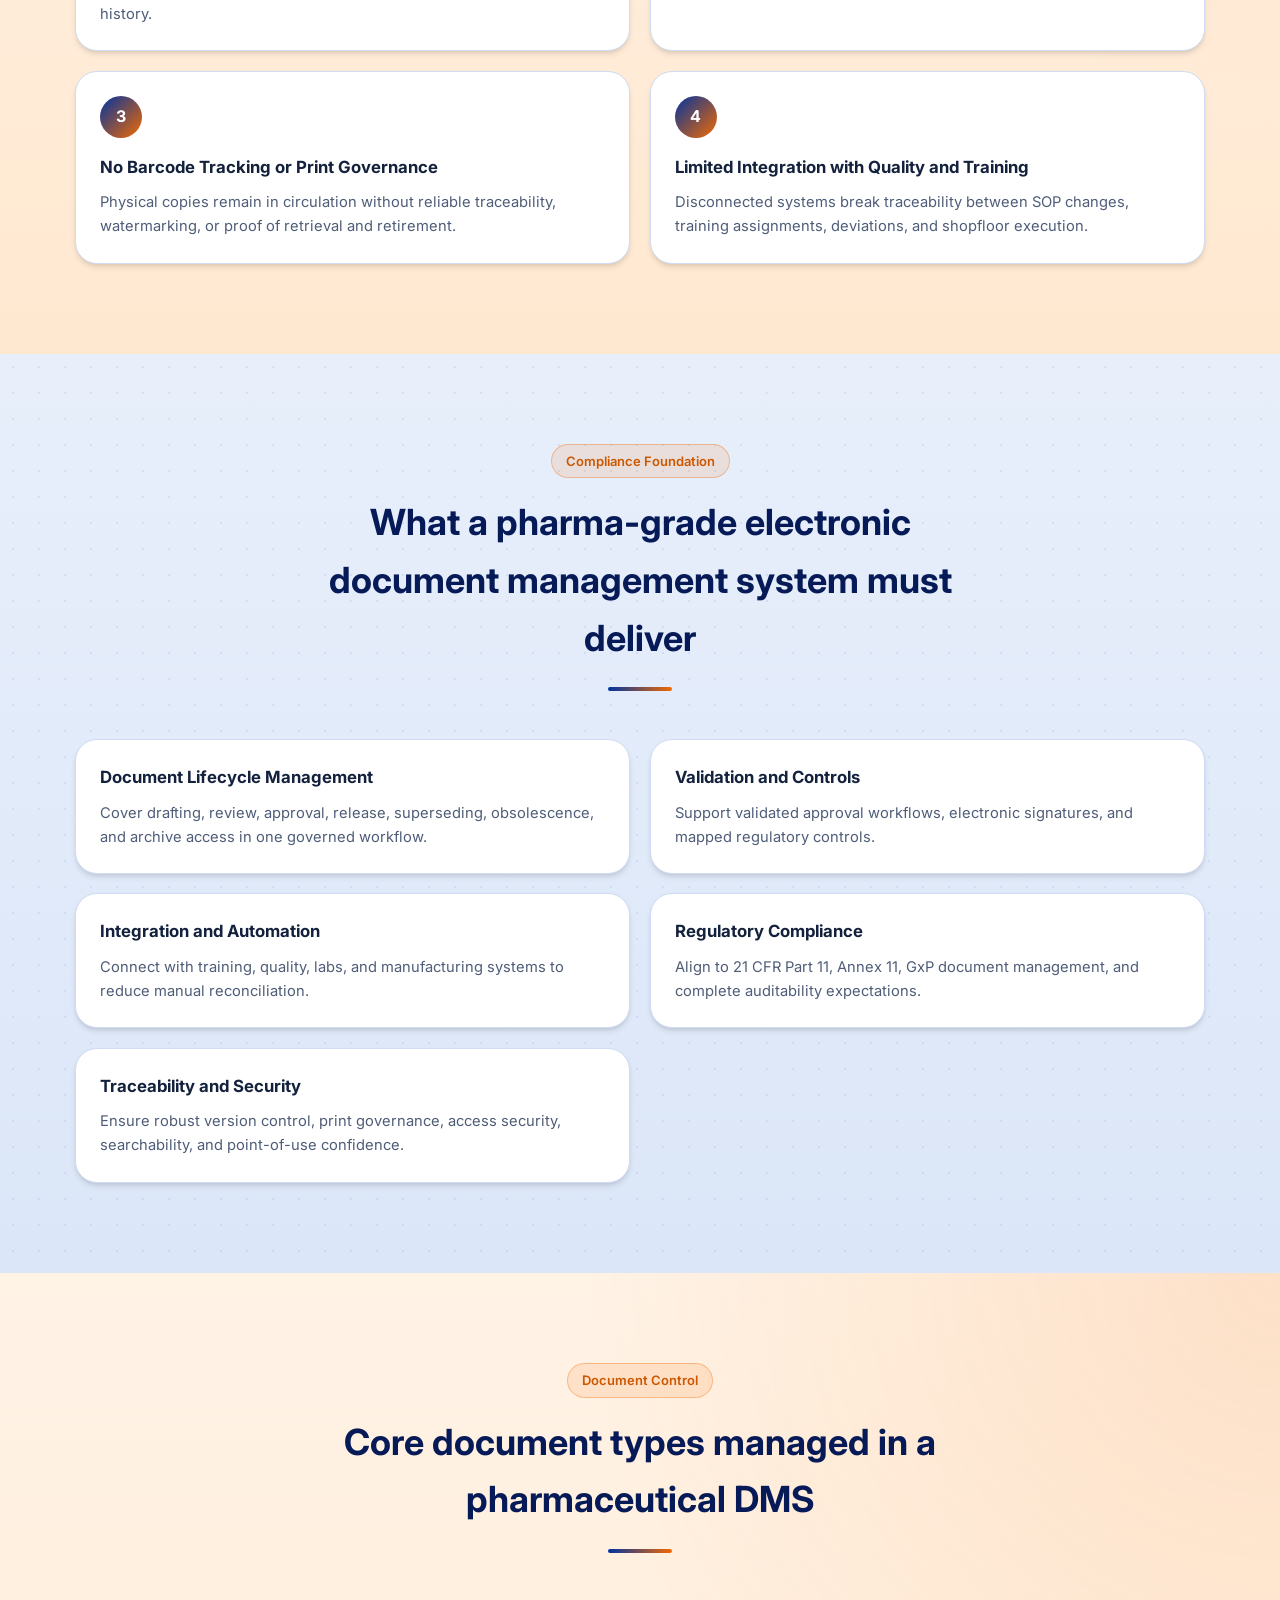
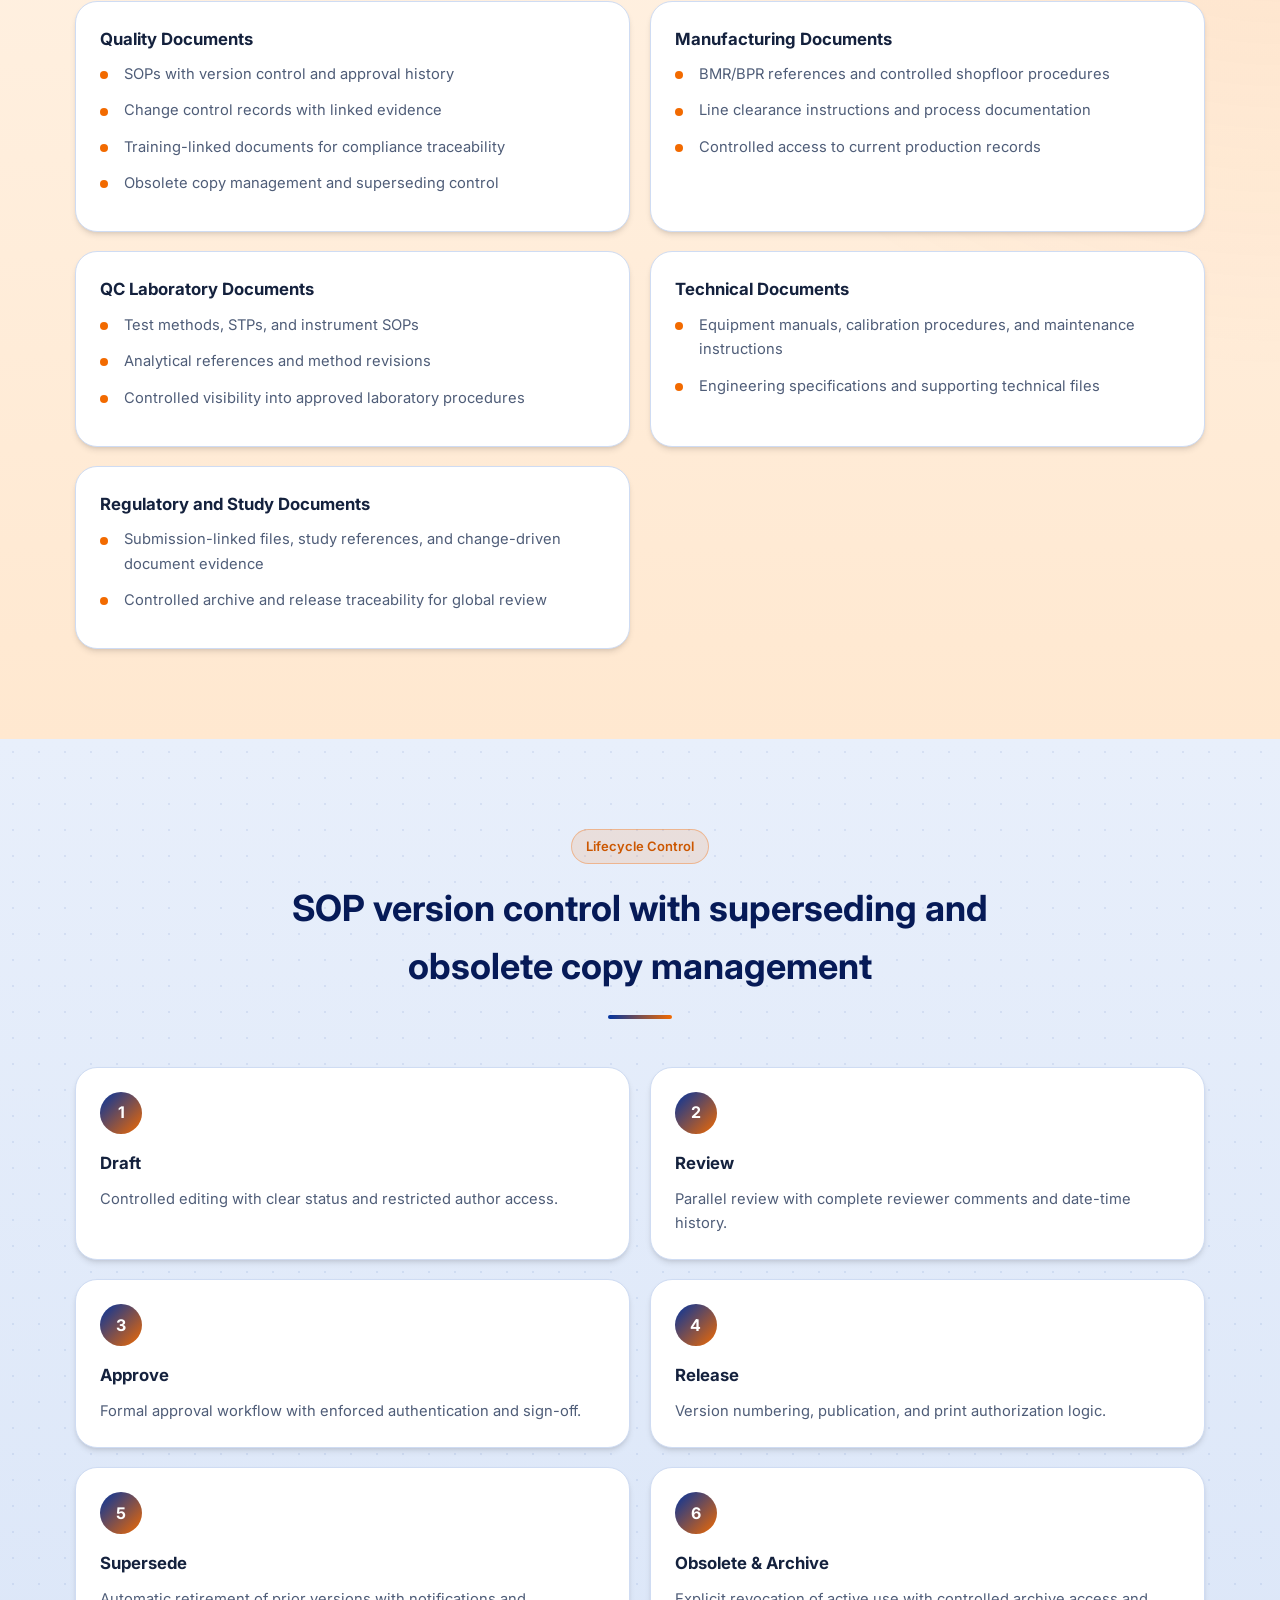
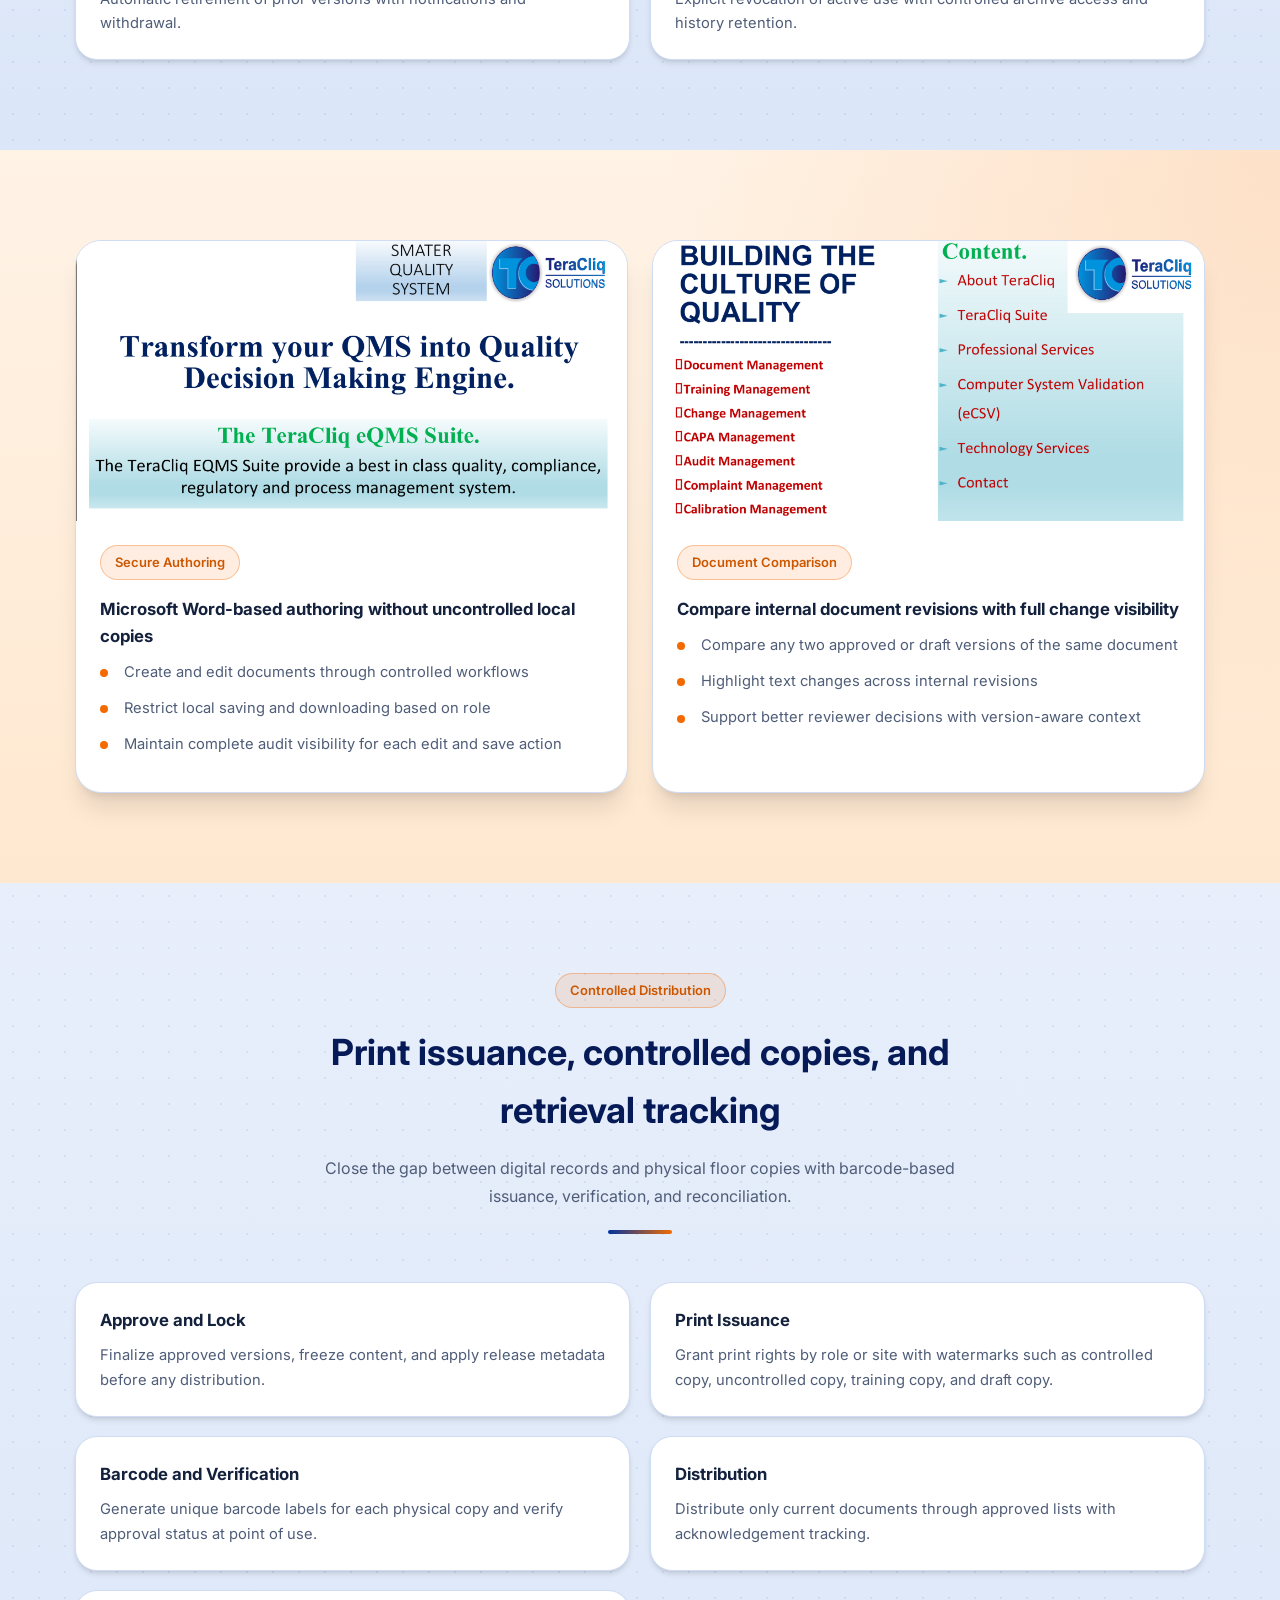
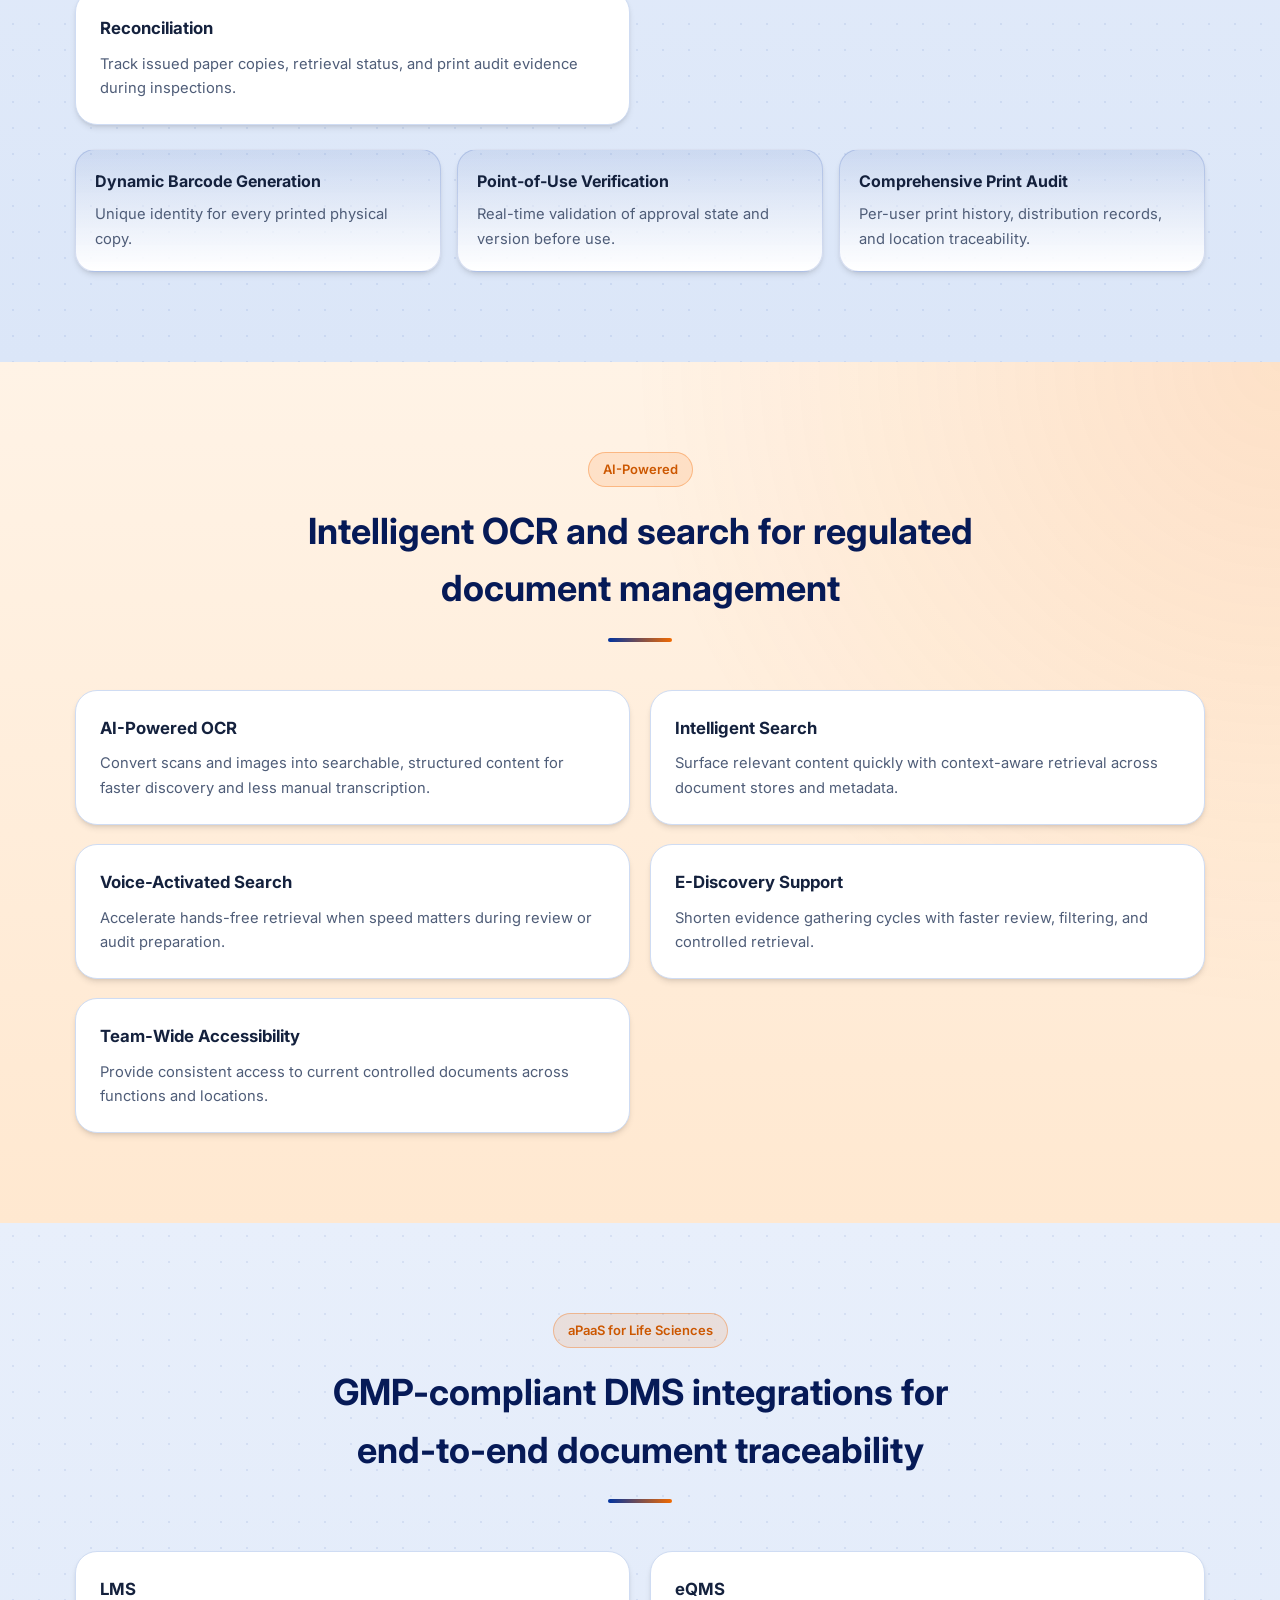
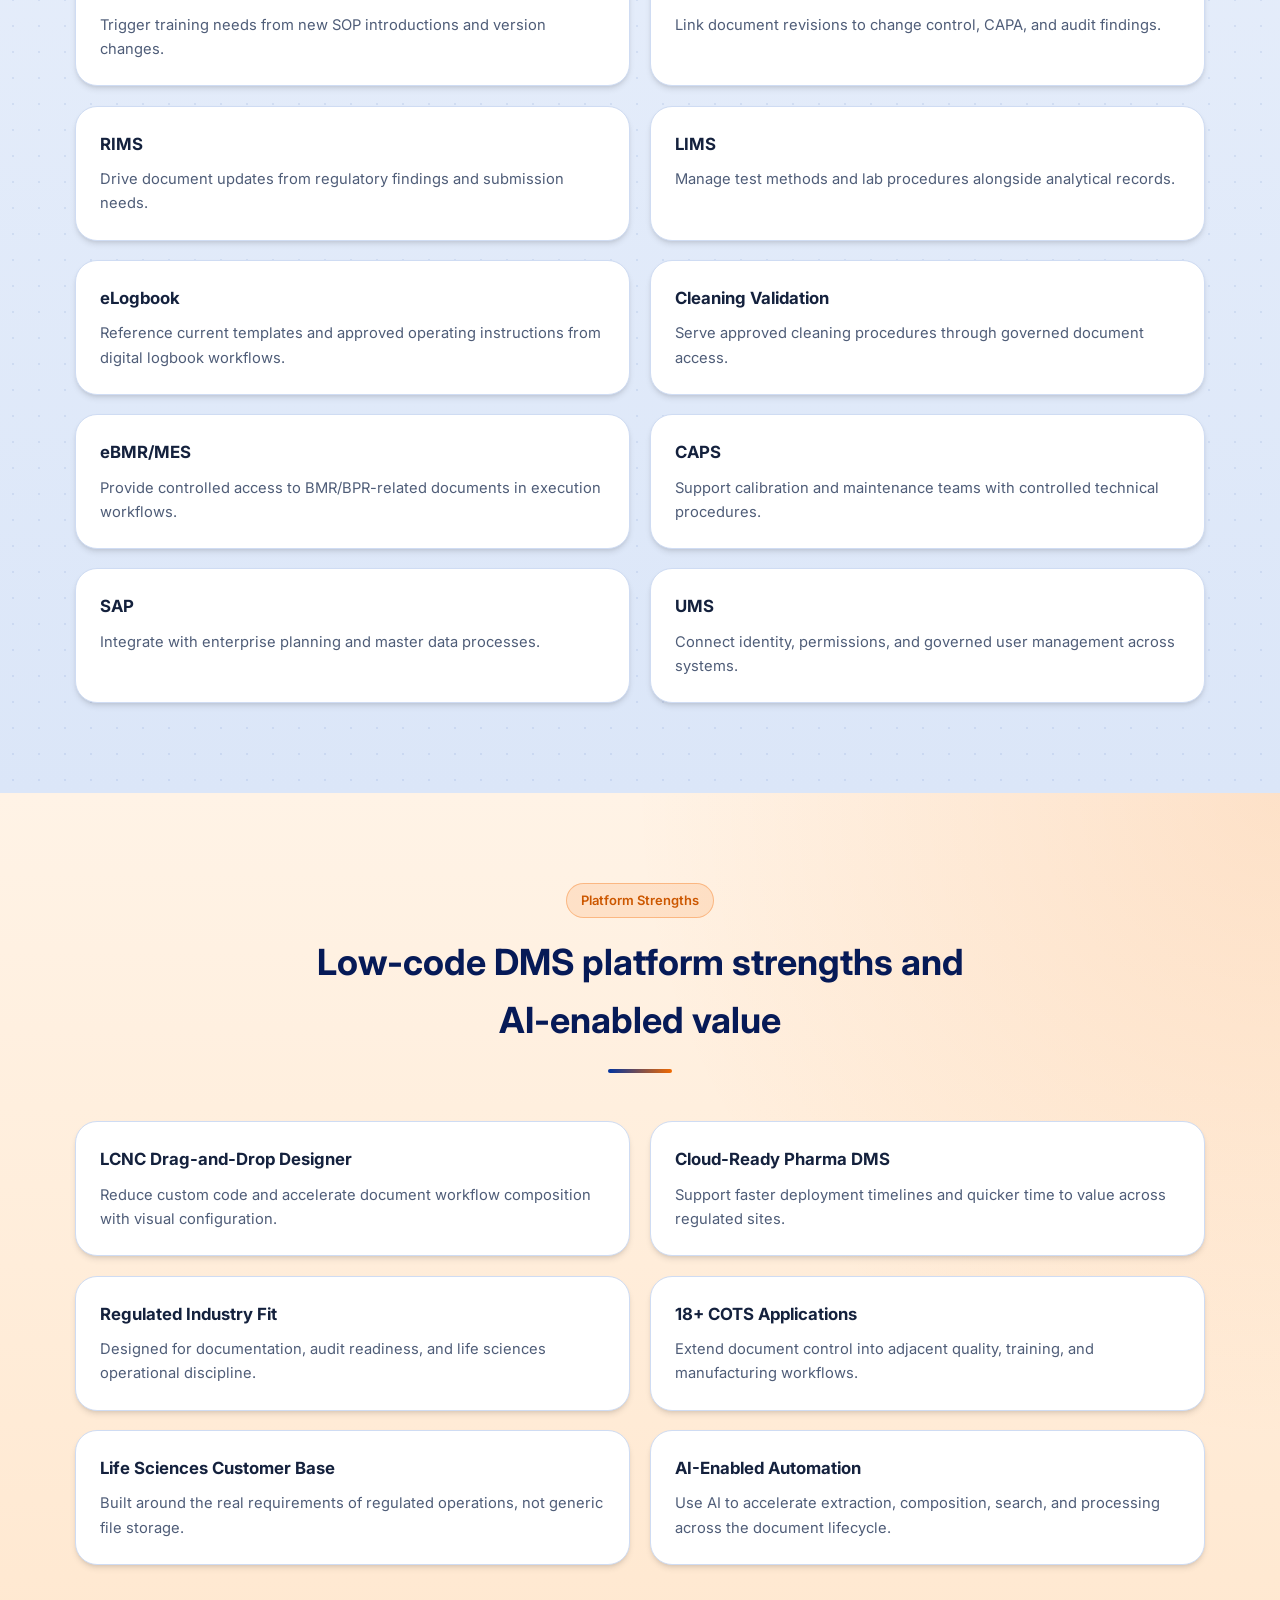
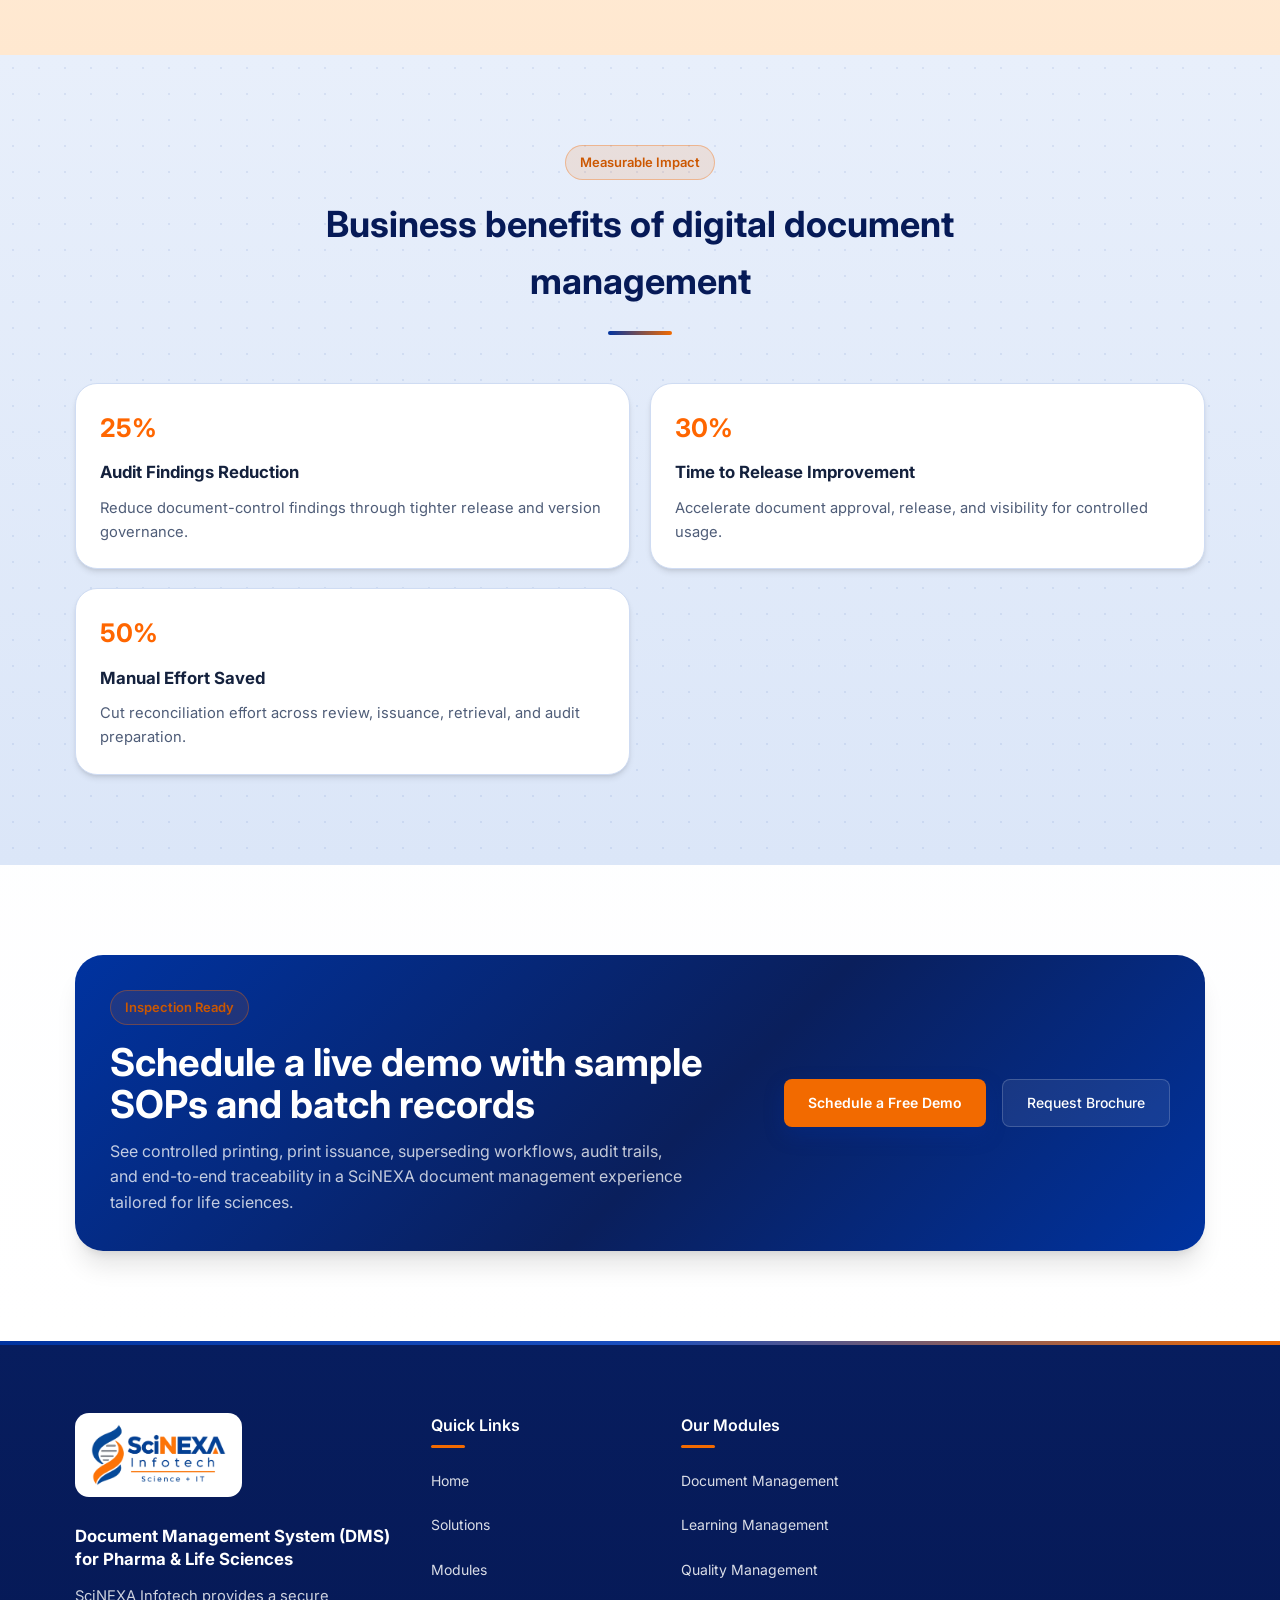
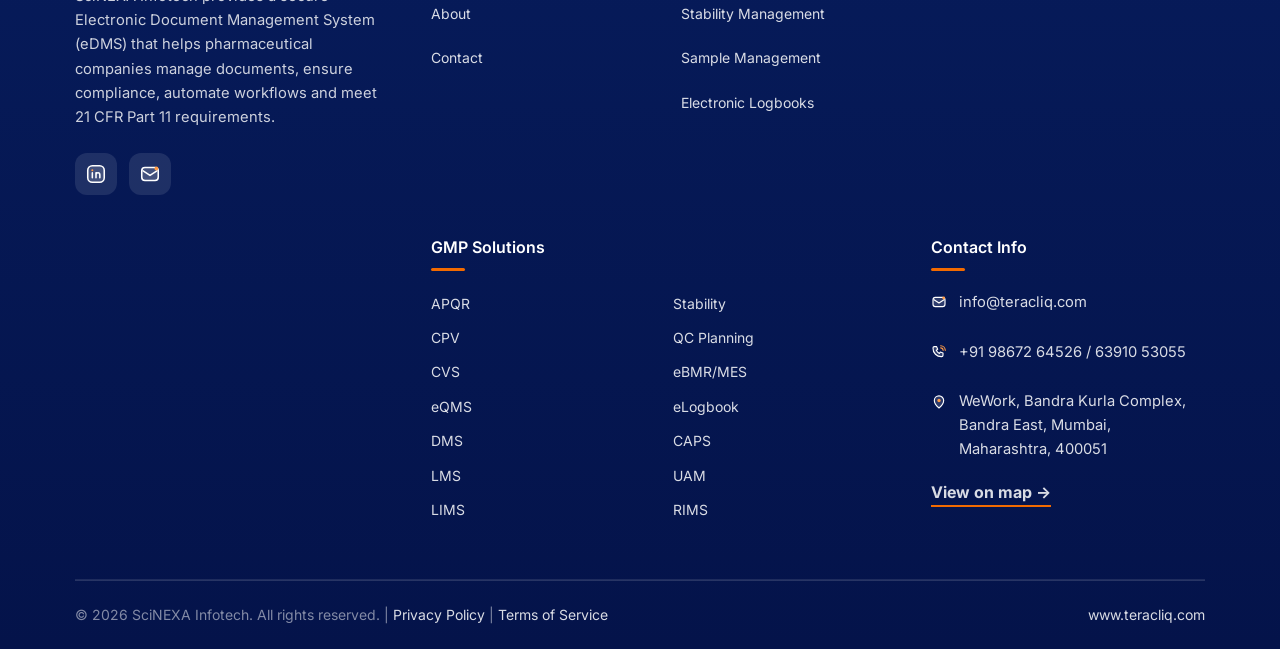
<file: dms.html>
<!DOCTYPE html>
<html lang="en">
<head>
<meta charset="UTF-8">
<meta name="viewport" content="width=device-width, initial-scale=1.0">
<title>Document Management System - SciNEXA</title>
<meta name="description" content="SciNEXA Document Management System for pharma with version control, controlled printing, barcode-based copy management, SOP workflows, and audit-ready compliance.">
<link rel="icon" type="image/png" href="images/favicon.png">
<meta name="theme-color" content="#0033a0">
<link rel="stylesheet" href="css/styles.css">
<link href="https://fonts.googleapis.com/css2?family=Inter:wght@400;500;600;700&display=swap" rel="stylesheet">
</head>
<body>

<header class="header" id="header">
    <div class="header-container">
        <a href="index.html" class="logo" aria-label="SciNEXA Infotech home"><img src="images/scinexa-logo.png" alt="SciNEXA Infotech - Science + IT"></a>
        <nav class="nav" id="nav" aria-label="Primary">
            <a href="index.html" class="nav-link">Home</a>
            <div class="dropdown">
                <a href="index.html#gmp-solutions" class="nav-link dropdown-trigger" aria-haspopup="true">GMP Solutions &#9662;</a>
                <div class="dropdown-menu"><div class="dropdown-column"><h4><span class="icon"><svg class="ic ic-shield" width="18" height="18" viewBox="0 0 24 24" fill="none" stroke="currentColor" stroke-width="1.7" stroke-linecap="round" stroke-linejoin="round" aria-hidden="true"><path class="t" d="M12 3l7.5 3v5.5c0 4.5-3.2 8-7.5 9.5-4.3-1.5-7.5-5-7.5-9.5V6z"/><path class="ac" d="M8.7 12l2.4 2.4 4.2-4.6"/></svg></span>Quality</h4><a href="APQR.html">APQR <span>Annual Product Quality Review</span></a><a href="CPV.html">CPV <span>Continued Process Verification</span></a><a href="CVS.html">CVS <span>Cleaning Validation Software</span></a><a href="eQMS.html">eQMS <span>Electronic Quality Management System</span></a><a href="dms.html" aria-current="page">DMS <span>Document Management System</span></a><a href="LMS.html">LMS <span>Learning Management System</span></a></div><div class="dropdown-column"><h4><span class="icon"><svg class="ic ic-flask" width="18" height="18" viewBox="0 0 24 24" fill="none" stroke="currentColor" stroke-width="1.7" stroke-linecap="round" stroke-linejoin="round" aria-hidden="true"><path class="t" d="M9.5 3h5M10.5 3v6L5 18.6A1.6 1.6 0 0 0 6.4 21h11.2a1.6 1.6 0 0 0 1.4-2.4L13.5 9V3"/><path class="ac" d="M7.6 15.5h8.8"/><circle class="a" cx="12" cy="18.2" r=".9"/></svg></span>Laboratory</h4><a href="LIMS.html">LIMS <span>Laboratory Information Management System</span></a><a href="Stability.html">Stability <span>Advanced Stability Management</span></a><a href="QCPlanning.html">QC Planning <span>QC Planning &amp; Scheduling</span></a></div><div class="dropdown-column"><h4><span class="icon"><svg class="ic ic-factory" width="18" height="18" viewBox="0 0 24 24" fill="none" stroke="currentColor" stroke-width="1.7" stroke-linecap="round" stroke-linejoin="round" aria-hidden="true"><path class="t" d="M3 20V10.5l6 3.5v-3.5l6 3.5V5.5h4.5V20z"/><path class="ac" d="M7 17h1.5M11.5 17H13M16 17h1.5"/></svg></span>Manufacturing</h4><a href="eBMR.html">eBMR/MES <span>Manufacturing Execution System</span></a><a href="eLogbook.html">eLogbook <span>Electronic Logbook Software</span></a><a href="CAPS.html">CAPS <span>Calibration &amp; Preventive Maintenance</span></a></div><div class="dropdown-column"><h4><span class="icon"><svg class="ic ic-clock" width="18" height="18" viewBox="0 0 24 24" fill="none" stroke="currentColor" stroke-width="1.7" stroke-linecap="round" stroke-linejoin="round" aria-hidden="true"><circle class="t" cx="12" cy="12" r="9"/><path class="ac" d="M12 7v5l3.2 2"/></svg></span>Regulatory &amp; IT</h4><a href="UAM.html">UAM <span>User Access Management</span></a><a href="RIMS.html">RIMS <span>Regulatory Information Management</span></a></div></div>
            </div>
            <a href="index.html#solutions" class="nav-link">Solutions</a>
            <a href="index.html#modules" class="nav-link">Modules</a>
            <a href="index.html#features" class="nav-link">Benefits</a>
            <a href="index.html#about" class="nav-link">About</a>
            <a href="index.html#contact" class="nav-link">Contact</a>
        </nav>
        <a href="index.html#contact" class="btn btn-primary header-cta">Get Started</a>
        <button class="mobile-menu-btn" id="mobileMenuBtn" aria-label="Toggle menu" aria-expanded="false"><span class="hamburger"></span></button>
    </div>
</header>

<main class="dms-product-page">
    <section class="dms-hero">
        <div class="dms-hero-bg"></div>
        <div class="container dms-hero-grid">
            <div class="dms-hero-copy">
                <span class="section-badge dms-badge-dark">AI-Powered eDMS</span>
                <h1 class="dms-hero-title">Electronic Document Management System for pharma</h1>
                <p class="dms-hero-text">
                    SciNEXA DMS gives regulated teams full control over SOPs, technical records, quality documents, print issuance, superseding workflows, and audit-ready retrieval with a pharma-grade document lifecycle platform.
                </p>
                <div class="dms-hero-actions">
                    <a href="index.html#contact" class="btn btn-primary">Schedule a Demo</a>
                    <a href="#dms-problems" class="btn dms-outline-btn">Explore DMS Flow</a>
                </div>
                <div class="dms-metrics-row">
                    <div class="dms-metric-chip"><strong>25%</strong><span>Audit findings reduction</span></div>
                    <div class="dms-metric-chip"><strong>30%</strong><span>Time to release improvement</span></div>
                    <div class="dms-metric-chip"><strong>50%</strong><span>Manual effort saved</span></div>
                    <div class="dms-metric-chip"><strong>21 CFR</strong><span>Part 11 ready workflows</span></div>
                </div>
            </div>

            <aside class="dms-hero-panel">
                <div class="dms-panel-top">
                    <span>Controlled SOPs</span>
                    <span>Print Issuance</span>
                </div>
                <h2>Control every document from creation to archive.</h2>
                <p>
                    Manage document lifecycle approvals, versioning, barcode-enabled print control, and obsolete copy retirement with a workflow designed for GxP operations.
                </p>
                <div class="dms-panel-grid">
                    <div><strong>Core Scope</strong><span>SOPs, quality records, manufacturing documents, lab methods, technical files, and study documentation</span></div>
                    <div><strong>Control Layer</strong><span>Version control, superseding logic, e-signatures, print tracking, and audit trail depth</span></div>
                    <div><strong>Business Value</strong><span>Faster retrieval, stronger traceability, cleaner inspections, and reduced document drift</span></div>
                </div>
            </aside>
        </div>
    </section>

    <section class="dms-problems" id="dms-problems">
        <div class="container">
            <div class="section-header">
                <span class="section-badge">The Problem</span>
                <h2 class="section-title">Key challenges without pharma-grade document control software</h2>
                <p class="section-subtitle">
                    Paper-driven or partly digital document systems continue to slow release cycles, create obsolete-copy risk, and increase audit exposure across regulated sites.
                </p>
            </div>

            <div class="dms-problem-grid">
                <article class="dms-problem-card">
                    <span>1</span>
                    <h3>Paper or Partially Digital Systems Persist</h3>
                    <p>Teams still spend significant weekly effort tracking documents manually, retrieving approved versions, and reconciling issuance history.</p>
                </article>
                <article class="dms-problem-card">
                    <span>2</span>
                    <h3>Weak Version Control</h3>
                    <p>Operators may use outdated SOPs when versioning, release controls, and superseding workflows are not properly enforced.</p>
                </article>
                <article class="dms-problem-card">
                    <span>3</span>
                    <h3>No Barcode Tracking or Print Governance</h3>
                    <p>Physical copies remain in circulation without reliable traceability, watermarking, or proof of retrieval and retirement.</p>
                </article>
                <article class="dms-problem-card">
                    <span>4</span>
                    <h3>Limited Integration with Quality and Training</h3>
                    <p>Disconnected systems break traceability between SOP changes, training assignments, deviations, and shopfloor execution.</p>
                </article>
            </div>
        </div>
    </section>

    <section class="dms-foundation">
        <div class="container">
            <div class="section-header">
                <span class="section-badge">Compliance Foundation</span>
                <h2 class="section-title">What a pharma-grade electronic document management system must deliver</h2>
            </div>

            <div class="dms-foundation-grid">
                <article class="dms-foundation-card"><h3>Document Lifecycle Management</h3><p>Cover drafting, review, approval, release, superseding, obsolescence, and archive access in one governed workflow.</p></article>
                <article class="dms-foundation-card"><h3>Validation and Controls</h3><p>Support validated approval workflows, electronic signatures, and mapped regulatory controls.</p></article>
                <article class="dms-foundation-card"><h3>Integration and Automation</h3><p>Connect with training, quality, labs, and manufacturing systems to reduce manual reconciliation.</p></article>
                <article class="dms-foundation-card"><h3>Regulatory Compliance</h3><p>Align to 21 CFR Part 11, Annex 11, GxP document management, and complete auditability expectations.</p></article>
                <article class="dms-foundation-card"><h3>Traceability and Security</h3><p>Ensure robust version control, print governance, access security, searchability, and point-of-use confidence.</p></article>
            </div>
        </div>
    </section>

    <section class="dms-document-types">
        <div class="container">
            <div class="section-header">
                <span class="section-badge">Document Control</span>
                <h2 class="section-title">Core document types managed in a pharmaceutical DMS</h2>
            </div>

            <div class="dms-type-grid">
                <article class="dms-type-card">
                    <h3>Quality Documents</h3>
                    <ul class="dms-bullet-list">
                        <li>SOPs with version control and approval history</li>
                        <li>Change control records with linked evidence</li>
                        <li>Training-linked documents for compliance traceability</li>
                        <li>Obsolete copy management and superseding control</li>
                    </ul>
                </article>
                <article class="dms-type-card">
                    <h3>Manufacturing Documents</h3>
                    <ul class="dms-bullet-list">
                        <li>BMR/BPR references and controlled shopfloor procedures</li>
                        <li>Line clearance instructions and process documentation</li>
                        <li>Controlled access to current production records</li>
                    </ul>
                </article>
                <article class="dms-type-card">
                    <h3>QC Laboratory Documents</h3>
                    <ul class="dms-bullet-list">
                        <li>Test methods, STPs, and instrument SOPs</li>
                        <li>Analytical references and method revisions</li>
                        <li>Controlled visibility into approved laboratory procedures</li>
                    </ul>
                </article>
                <article class="dms-type-card">
                    <h3>Technical Documents</h3>
                    <ul class="dms-bullet-list">
                        <li>Equipment manuals, calibration procedures, and maintenance instructions</li>
                        <li>Engineering specifications and supporting technical files</li>
                    </ul>
                </article>
                <article class="dms-type-card">
                    <h3>Regulatory and Study Documents</h3>
                    <ul class="dms-bullet-list">
                        <li>Submission-linked files, study references, and change-driven document evidence</li>
                        <li>Controlled archive and release traceability for global review</li>
                    </ul>
                </article>
            </div>
        </div>
    </section>

    <section class="dms-lifecycle">
        <div class="container">
            <div class="section-header">
                <span class="section-badge">Lifecycle Control</span>
                <h2 class="section-title">SOP version control with superseding and obsolete copy management</h2>
            </div>

            <div class="dms-lifecycle-grid">
                <article class="dms-lifecycle-card"><span>1</span><h3>Draft</h3><p>Controlled editing with clear status and restricted author access.</p></article>
                <article class="dms-lifecycle-card"><span>2</span><h3>Review</h3><p>Parallel review with complete reviewer comments and date-time history.</p></article>
                <article class="dms-lifecycle-card"><span>3</span><h3>Approve</h3><p>Formal approval workflow with enforced authentication and sign-off.</p></article>
                <article class="dms-lifecycle-card"><span>4</span><h3>Release</h3><p>Version numbering, publication, and print authorization logic.</p></article>
                <article class="dms-lifecycle-card"><span>5</span><h3>Supersede</h3><p>Automatic retirement of prior versions with notifications and withdrawal.</p></article>
                <article class="dms-lifecycle-card"><span>6</span><h3>Obsolete & Archive</h3><p>Explicit revocation of active use with controlled archive access and history retention.</p></article>
            </div>
        </div>
    </section>

    <section class="dms-authoring">
        <div class="container dms-authoring-grid">
            <article class="dms-authoring-card">
                <div class="dms-authoring-media">
                    <img src="images/dms/slide1.png" alt="DMS authoring view">
                </div>
                <div class="dms-authoring-copy">
                    <span class="section-badge">Secure Authoring</span>
                    <h3>Microsoft Word-based authoring without uncontrolled local copies</h3>
                    <ul class="dms-bullet-list">
                        <li>Create and edit documents through controlled workflows</li>
                        <li>Restrict local saving and downloading based on role</li>
                        <li>Maintain complete audit visibility for each edit and save action</li>
                    </ul>
                </div>
            </article>

            <article class="dms-authoring-card">
                <div class="dms-authoring-media">
                    <img src="images/dms/slide2.png" alt="DMS document comparison">
                </div>
                <div class="dms-authoring-copy">
                    <span class="section-badge">Document Comparison</span>
                    <h3>Compare internal document revisions with full change visibility</h3>
                    <ul class="dms-bullet-list">
                        <li>Compare any two approved or draft versions of the same document</li>
                        <li>Highlight text changes across internal revisions</li>
                        <li>Support better reviewer decisions with version-aware context</li>
                    </ul>
                </div>
            </article>
        </div>
    </section>

    <section class="dms-print-control">
        <div class="container">
            <div class="section-header">
                <span class="section-badge">Controlled Distribution</span>
                <h2 class="section-title">Print issuance, controlled copies, and retrieval tracking</h2>
                <p class="section-subtitle">
                    Close the gap between digital records and physical floor copies with barcode-based issuance, verification, and reconciliation.
                </p>
            </div>

            <div class="dms-print-grid">
                <article class="dms-print-card"><h3>Approve and Lock</h3><p>Finalize approved versions, freeze content, and apply release metadata before any distribution.</p></article>
                <article class="dms-print-card"><h3>Print Issuance</h3><p>Grant print rights by role or site with watermarks such as controlled copy, uncontrolled copy, training copy, and draft copy.</p></article>
                <article class="dms-print-card"><h3>Barcode and Verification</h3><p>Generate unique barcode labels for each physical copy and verify approval status at point of use.</p></article>
                <article class="dms-print-card"><h3>Distribution</h3><p>Distribute only current documents through approved lists with acknowledgement tracking.</p></article>
                <article class="dms-print-card"><h3>Reconciliation</h3><p>Track issued paper copies, retrieval status, and print audit evidence during inspections.</p></article>
            </div>

            <div class="dms-print-feature-row">
                <div class="dms-print-feature"><strong>Dynamic Barcode Generation</strong><span>Unique identity for every printed physical copy.</span></div>
                <div class="dms-print-feature"><strong>Point-of-Use Verification</strong><span>Real-time validation of approval state and version before use.</span></div>
                <div class="dms-print-feature"><strong>Comprehensive Print Audit</strong><span>Per-user print history, distribution records, and location traceability.</span></div>
            </div>
        </div>
    </section>

    <section class="dms-ai-section">
        <div class="container">
            <div class="section-header">
                <span class="section-badge">AI-Powered</span>
                <h2 class="section-title">Intelligent OCR and search for regulated document management</h2>
            </div>

            <div class="dms-ai-grid">
                <article class="dms-ai-card"><h3>AI-Powered OCR</h3><p>Convert scans and images into searchable, structured content for faster discovery and less manual transcription.</p></article>
                <article class="dms-ai-card"><h3>Intelligent Search</h3><p>Surface relevant content quickly with context-aware retrieval across document stores and metadata.</p></article>
                <article class="dms-ai-card"><h3>Voice-Activated Search</h3><p>Accelerate hands-free retrieval when speed matters during review or audit preparation.</p></article>
                <article class="dms-ai-card"><h3>E-Discovery Support</h3><p>Shorten evidence gathering cycles with faster review, filtering, and controlled retrieval.</p></article>
                <article class="dms-ai-card"><h3>Team-Wide Accessibility</h3><p>Provide consistent access to current controlled documents across functions and locations.</p></article>
            </div>
        </div>
    </section>

    <section class="dms-integrations">
        <div class="container">
            <div class="section-header">
                <span class="section-badge">aPaaS for Life Sciences</span>
                <h2 class="section-title">GMP-compliant DMS integrations for end-to-end document traceability</h2>
            </div>

            <div class="dms-integration-grid">
                <article class="dms-integration-card"><h3>LMS</h3><p>Trigger training needs from new SOP introductions and version changes.</p></article>
                <article class="dms-integration-card"><h3>eQMS</h3><p>Link document revisions to change control, CAPA, and audit findings.</p></article>
                <article class="dms-integration-card"><h3>RIMS</h3><p>Drive document updates from regulatory findings and submission needs.</p></article>
                <article class="dms-integration-card"><h3>LIMS</h3><p>Manage test methods and lab procedures alongside analytical records.</p></article>
                <article class="dms-integration-card"><h3>eLogbook</h3><p>Reference current templates and approved operating instructions from digital logbook workflows.</p></article>
                <article class="dms-integration-card"><h3>Cleaning Validation</h3><p>Serve approved cleaning procedures through governed document access.</p></article>
                <article class="dms-integration-card"><h3>eBMR/MES</h3><p>Provide controlled access to BMR/BPR-related documents in execution workflows.</p></article>
                <article class="dms-integration-card"><h3>CAPS</h3><p>Support calibration and maintenance teams with controlled technical procedures.</p></article>
                <article class="dms-integration-card"><h3>SAP</h3><p>Integrate with enterprise planning and master data processes.</p></article>
                <article class="dms-integration-card"><h3>UMS</h3><p>Connect identity, permissions, and governed user management across systems.</p></article>
            </div>
        </div>
    </section>

    <section class="dms-platform">
        <div class="container">
            <div class="section-header">
                <span class="section-badge">Platform Strengths</span>
                <h2 class="section-title">Low-code DMS platform strengths and AI-enabled value</h2>
            </div>

            <div class="dms-platform-grid">
                <article class="dms-platform-card"><h3>LCNC Drag-and-Drop Designer</h3><p>Reduce custom code and accelerate document workflow composition with visual configuration.</p></article>
                <article class="dms-platform-card"><h3>Cloud-Ready Pharma DMS</h3><p>Support faster deployment timelines and quicker time to value across regulated sites.</p></article>
                <article class="dms-platform-card"><h3>Regulated Industry Fit</h3><p>Designed for documentation, audit readiness, and life sciences operational discipline.</p></article>
                <article class="dms-platform-card"><h3>18+ COTS Applications</h3><p>Extend document control into adjacent quality, training, and manufacturing workflows.</p></article>
                <article class="dms-platform-card"><h3>Life Sciences Customer Base</h3><p>Built around the real requirements of regulated operations, not generic file storage.</p></article>
                <article class="dms-platform-card"><h3>AI-Enabled Automation</h3><p>Use AI to accelerate extraction, composition, search, and processing across the document lifecycle.</p></article>
            </div>
        </div>
    </section>

    <section class="dms-impact">
        <div class="container">
            <div class="section-header">
                <span class="section-badge">Measurable Impact</span>
                <h2 class="section-title">Business benefits of digital document management</h2>
            </div>

            <div class="dms-impact-grid">
                <article class="dms-impact-card"><strong>25%</strong><h3>Audit Findings Reduction</h3><p>Reduce document-control findings through tighter release and version governance.</p></article>
                <article class="dms-impact-card"><strong>30%</strong><h3>Time to Release Improvement</h3><p>Accelerate document approval, release, and visibility for controlled usage.</p></article>
                <article class="dms-impact-card"><strong>50%</strong><h3>Manual Effort Saved</h3><p>Cut reconciliation effort across review, issuance, retrieval, and audit preparation.</p></article>
            </div>
        </div>
    </section>

    <section class="dms-closing">
        <div class="container">
            <div class="dms-closing-card">
                <div>
                    <span class="section-badge dms-badge-dark">Inspection Ready</span>
                    <h2>Schedule a live demo with sample SOPs and batch records</h2>
                    <p>
                        See controlled printing, print issuance, superseding workflows, audit trails, and end-to-end traceability in a SciNEXA document management experience tailored for life sciences.
                    </p>
                </div>
                <div class="dms-closing-actions">
                    <a href="index.html#contact" class="btn btn-primary">Schedule a Free Demo</a>
                    <a href="index.html#contact" class="btn dms-outline-btn">Request Brochure</a>
                </div>
            </div>
        </div>
    </section>
</main>

<footer class="footer">
    <div class="container">
        <div class="footer-content">
            <div class="footer-brand">
                <a href="index.html" class="footer-logo-tile"><img src="images/scinexa-logo.png" alt="SciNEXA Infotech" loading="lazy"></a>
                <h2 class="footer-heading">Document Management System (DMS) for Pharma &amp; Life Sciences</h2>
                <p>SciNEXA Infotech provides a secure Electronic Document Management System (eDMS) that helps pharmaceutical companies manage documents, ensure compliance, automate workflows and meet 21 CFR Part 11 requirements.</p>
                <div class="footer-social">
                    <a href="https://linkedin.com/in/TeraCliqSolutions" target="_blank" rel="noopener" aria-label="LinkedIn"><svg class="ic ic-linkedin" width="20" height="20" viewBox="0 0 24 24" fill="none" stroke="currentColor" stroke-width="1.7" stroke-linecap="round" stroke-linejoin="round" aria-hidden="true"><rect class="t" x="3" y="3" width="18" height="18" rx="5"/><path d="M8 10.8V16M12 16v-5.2M12 12.9c0-1.4 1-2.2 2.2-2.2 1.3 0 2 .9 2 2.4V16"/><circle class="a" cx="8" cy="7.9" r="1.1"/></svg></a>
                    <a href="mailto:info@teracliq.com" aria-label="Mail"><svg class="ic ic-mail" width="20" height="20" viewBox="0 0 24 24" fill="none" stroke="currentColor" stroke-width="1.7" stroke-linecap="round" stroke-linejoin="round" aria-hidden="true"><rect class="t" x="3" y="5" width="18" height="14" rx="3.5"/><path d="M4.5 8.5L12 13.5l7.5-5"/><circle class="a" cx="19" cy="6" r="2.1"/></svg></a>
                </div>
            </div>
            <div class="footer-links">
                <h4>Quick Links</h4>
                <ul>
                    <li><a href="index.html">Home</a></li>
                    <li><a href="index.html#solutions">Solutions</a></li>
                    <li><a href="index.html#modules">Modules</a></li>
                    <li><a href="index.html#about">About</a></li>
                    <li><a href="index.html#contact">Contact</a></li>
                </ul>
            </div>
            <div class="footer-links">
                <h4>Our Modules</h4>
                <ul>
                    <li><a href="dms.html">Document Management</a></li>
                    <li><a href="LMS.html">Learning Management</a></li>
                    <li><a href="eQMS.html">Quality Management</a></li>
                    <li><a href="Stability.html">Stability Management</a></li>
                    <li><a href="LIMS.html">Sample Management</a></li>
                    <li><a href="eLogbook.html">Electronic Logbooks</a></li>
                </ul>
            </div>
            <div class="footer-links footer-gmp">
                <h4>GMP Solutions</h4>
                <ul><li><a href="APQR.html">APQR</a></li><li><a href="CPV.html">CPV</a></li><li><a href="CVS.html">CVS</a></li><li><a href="eQMS.html">eQMS</a></li><li><a href="dms.html">DMS</a></li><li><a href="LMS.html">LMS</a></li><li><a href="LIMS.html">LIMS</a></li><li><a href="Stability.html">Stability</a></li><li><a href="QCPlanning.html">QC Planning</a></li><li><a href="eBMR.html">eBMR/MES</a></li><li><a href="eLogbook.html">eLogbook</a></li><li><a href="CAPS.html">CAPS</a></li><li><a href="UAM.html">UAM</a></li><li><a href="RIMS.html">RIMS</a></li></ul>
            </div>
            <div class="footer-contact">
                <h4>Contact Info</h4>
                <ul>
                    <li><svg class="ic ic-mail" width="16" height="16" viewBox="0 0 24 24" fill="none" stroke="currentColor" stroke-width="1.7" stroke-linecap="round" stroke-linejoin="round" aria-hidden="true"><rect class="t" x="3" y="5" width="18" height="14" rx="3.5"/><path d="M4.5 8.5L12 13.5l7.5-5"/><circle class="a" cx="19" cy="6" r="2.1"/></svg><a href="mailto:info@teracliq.com">info@teracliq.com</a></li>
                    <li><svg class="ic ic-phone" width="16" height="16" viewBox="0 0 24 24" fill="none" stroke="currentColor" stroke-width="1.7" stroke-linecap="round" stroke-linejoin="round" aria-hidden="true"><path class="t" d="M5 4h3.4l1.6 4-2.1 1.4a10.5 10.5 0 0 0 4.7 4.7L14 12l4 1.6V17a2 2 0 0 1-2 2A12.5 12.5 0 0 1 3 6a2 2 0 0 1 2-2z"/><path class="ac" d="M14.5 5.8a4 4 0 0 1 3.7 3.7M14.5 2.6a7.2 7.2 0 0 1 6.9 6.9"/></svg><span><a href="tel:+919867264526">+91 98672 64526</a> / <a href="tel:+916391053055">63910 53055</a></span></li>
                    <li><svg class="ic ic-pin" width="16" height="16" viewBox="0 0 24 24" fill="none" stroke="currentColor" stroke-width="1.7" stroke-linecap="round" stroke-linejoin="round" aria-hidden="true"><path class="t" d="M12 21s7-5.6 7-11.2A7 7 0 0 0 5 9.8C5 15.4 12 21 12 21z"/><circle class="a" cx="12" cy="9.8" r="2.5"/></svg><span>WeWork, Bandra Kurla Complex,<br>Bandra East, Mumbai,<br>Maharashtra, 400051</span></li>
                </ul>
                <a class="footer-map-link" href="https://www.google.com/maps/search/?api=1&amp;query=WeWork%2C+Bandra+Kurla+Complex%2C+Bandra+East%2C+Mumbai%2C+Maharashtra%2C+400051" target="_blank" rel="noopener">View on map &rarr;</a>
            </div>
        </div>
        <div class="footer-bottom">
            <p>&copy; 2026 SciNEXA Infotech. All rights reserved. | <a href="#">Privacy Policy</a> | <a href="#">Terms of Service</a></p>
            <a href="https://www.teracliq.com" target="_blank" rel="noopener">www.teracliq.com</a>
        </div>
    </div>
</footer>

    <script src="js/script.js" defer></script>
</body>
</html>
</file>
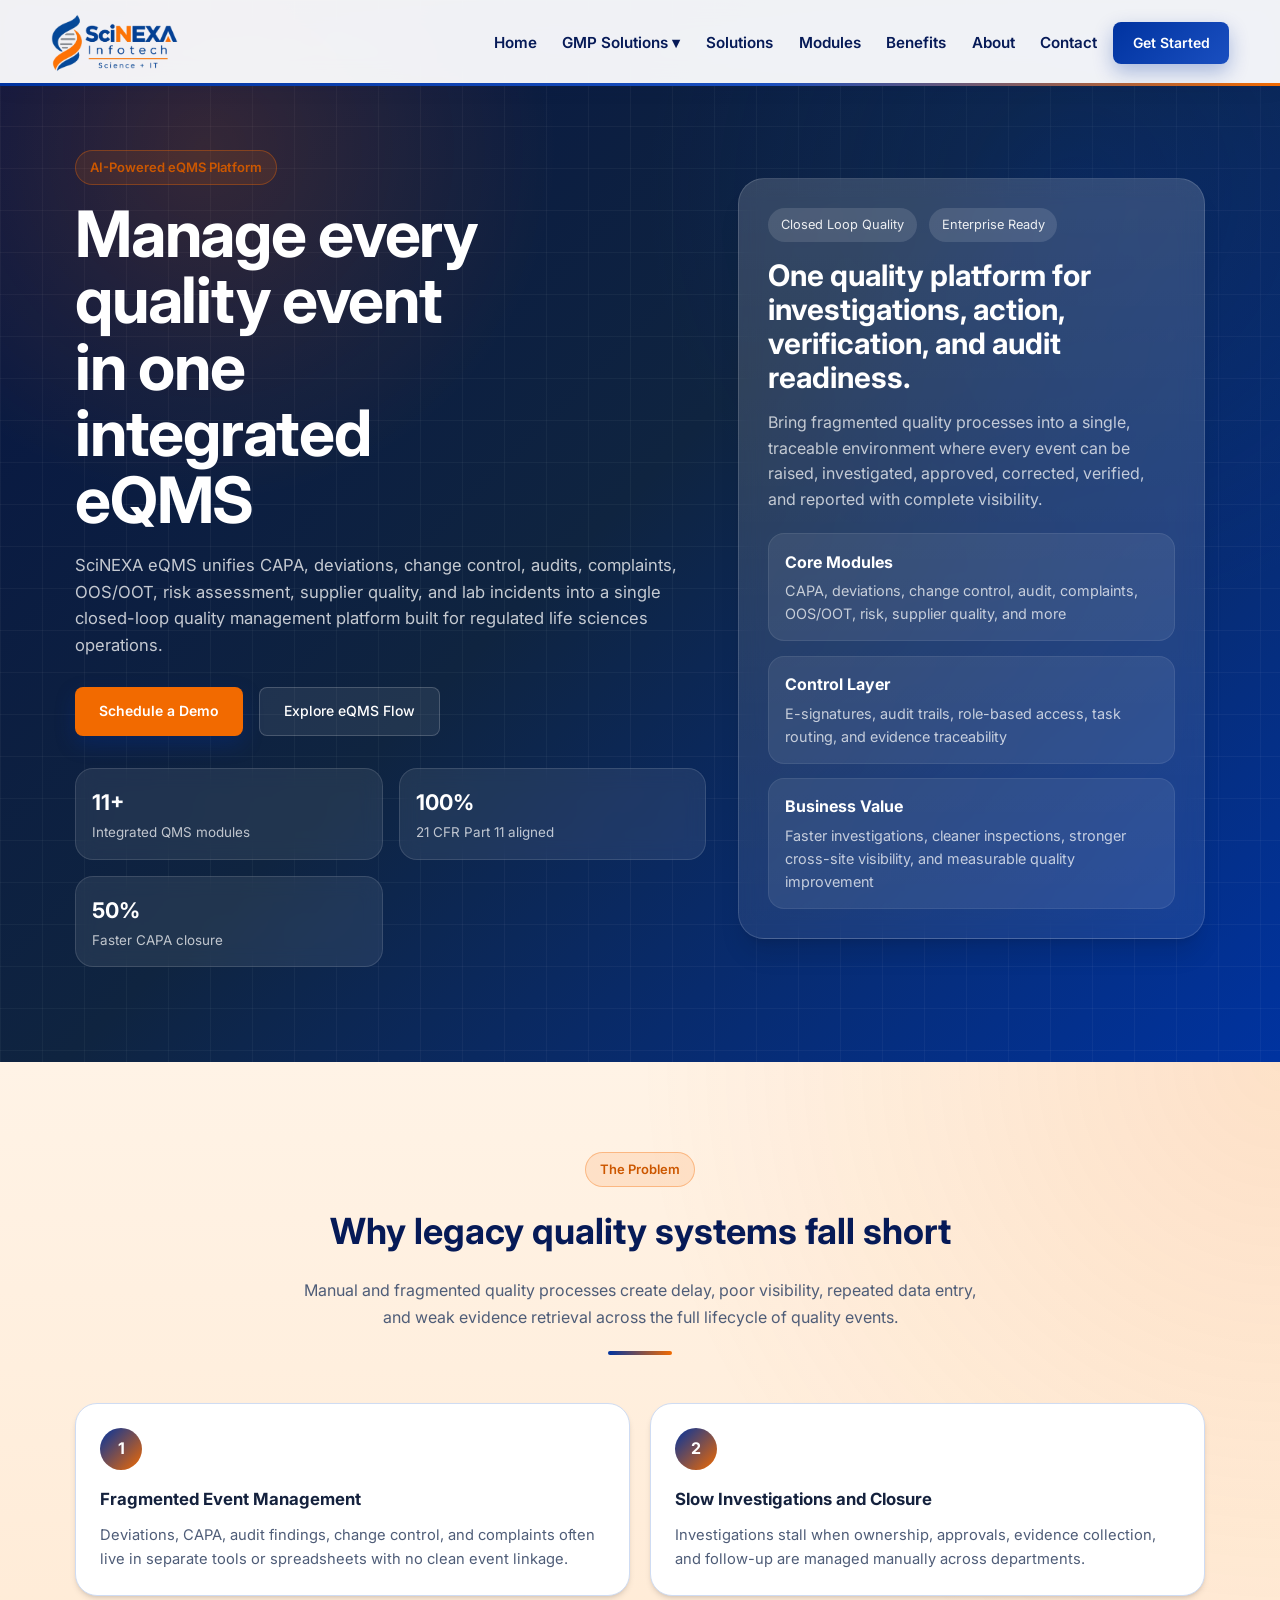
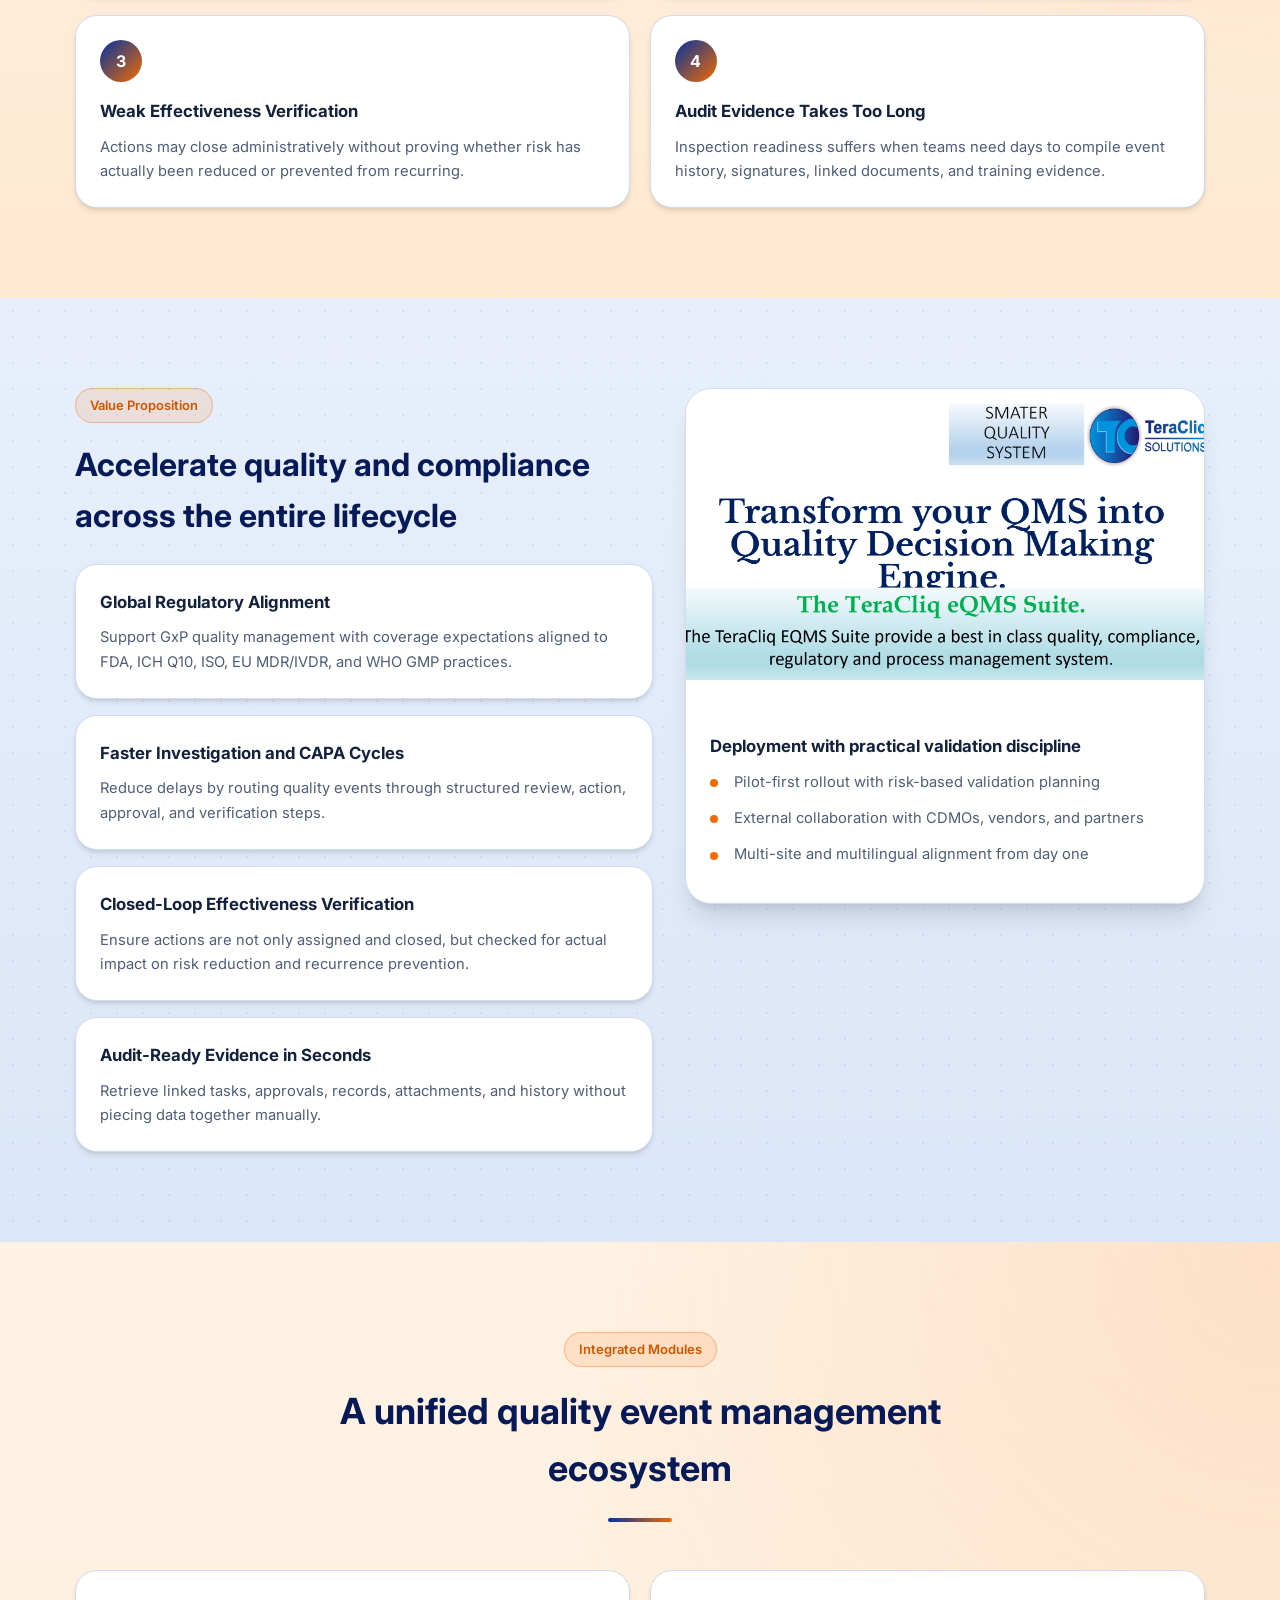
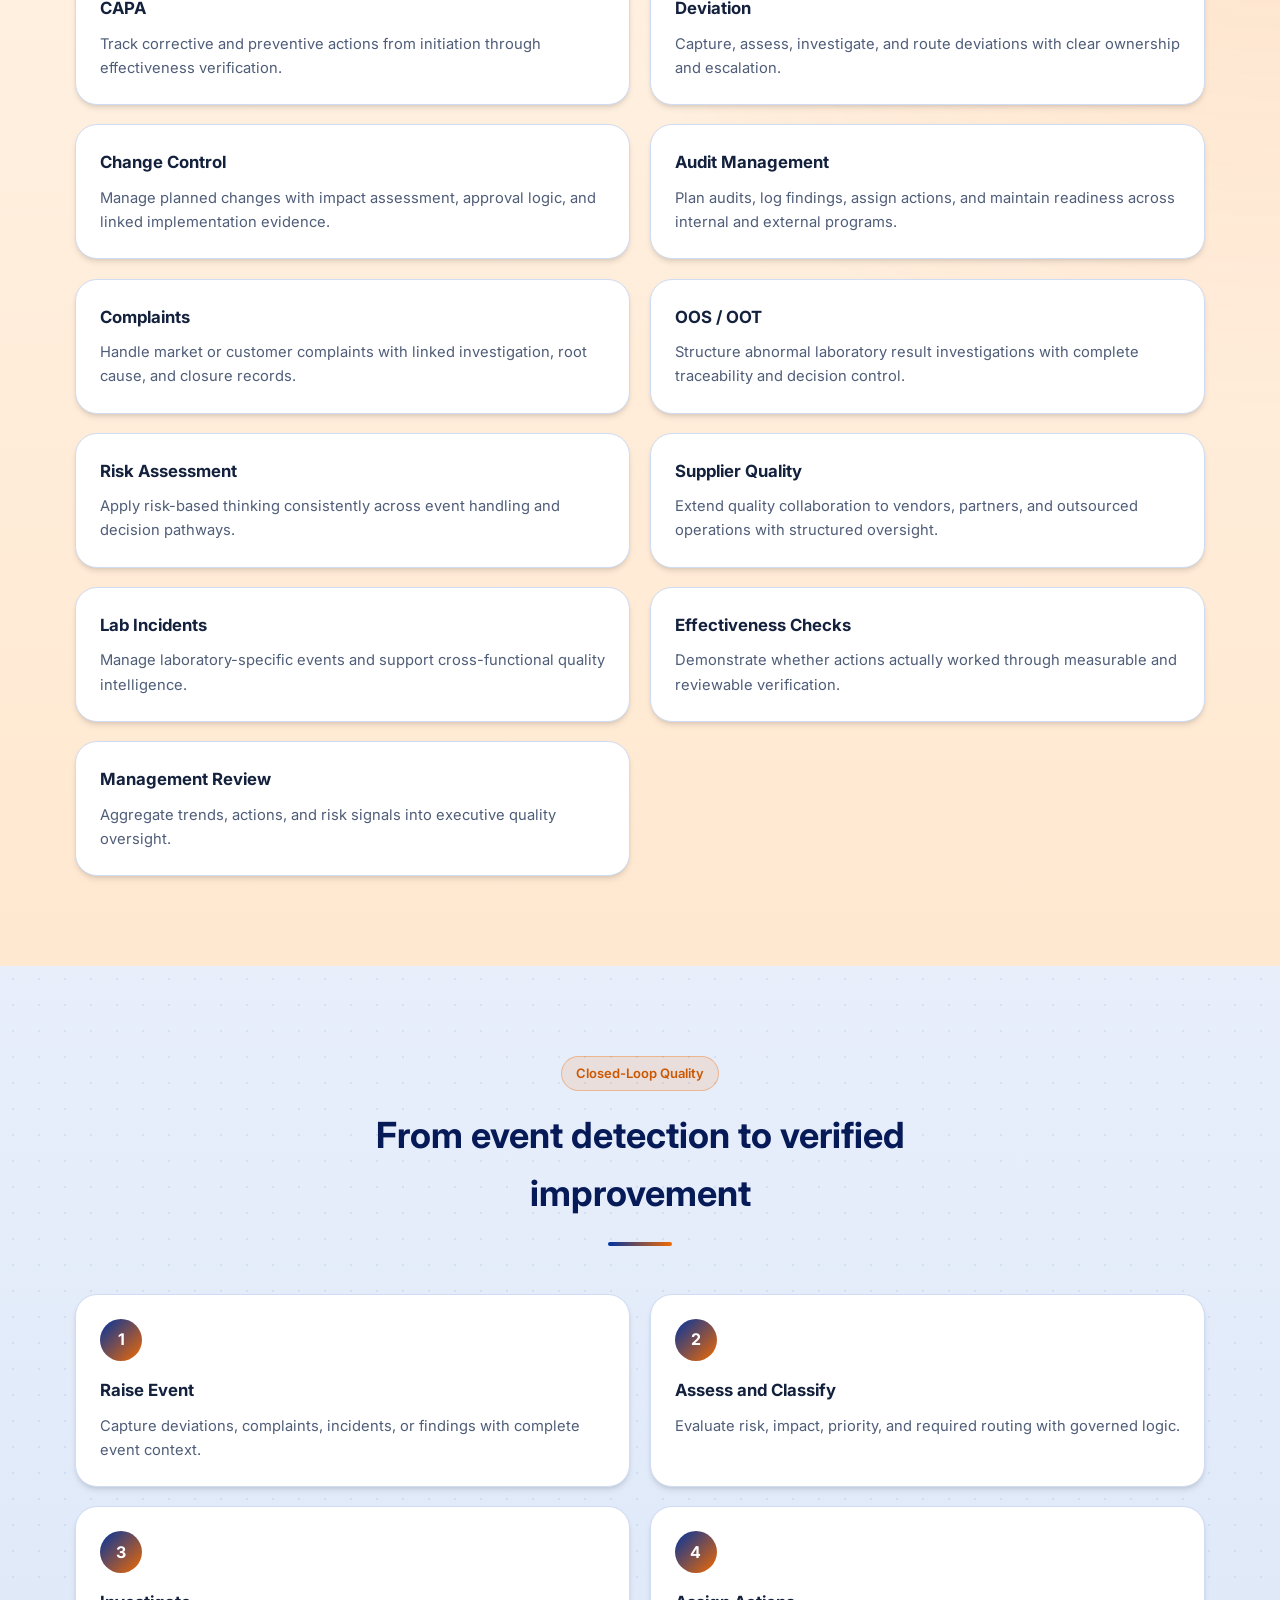
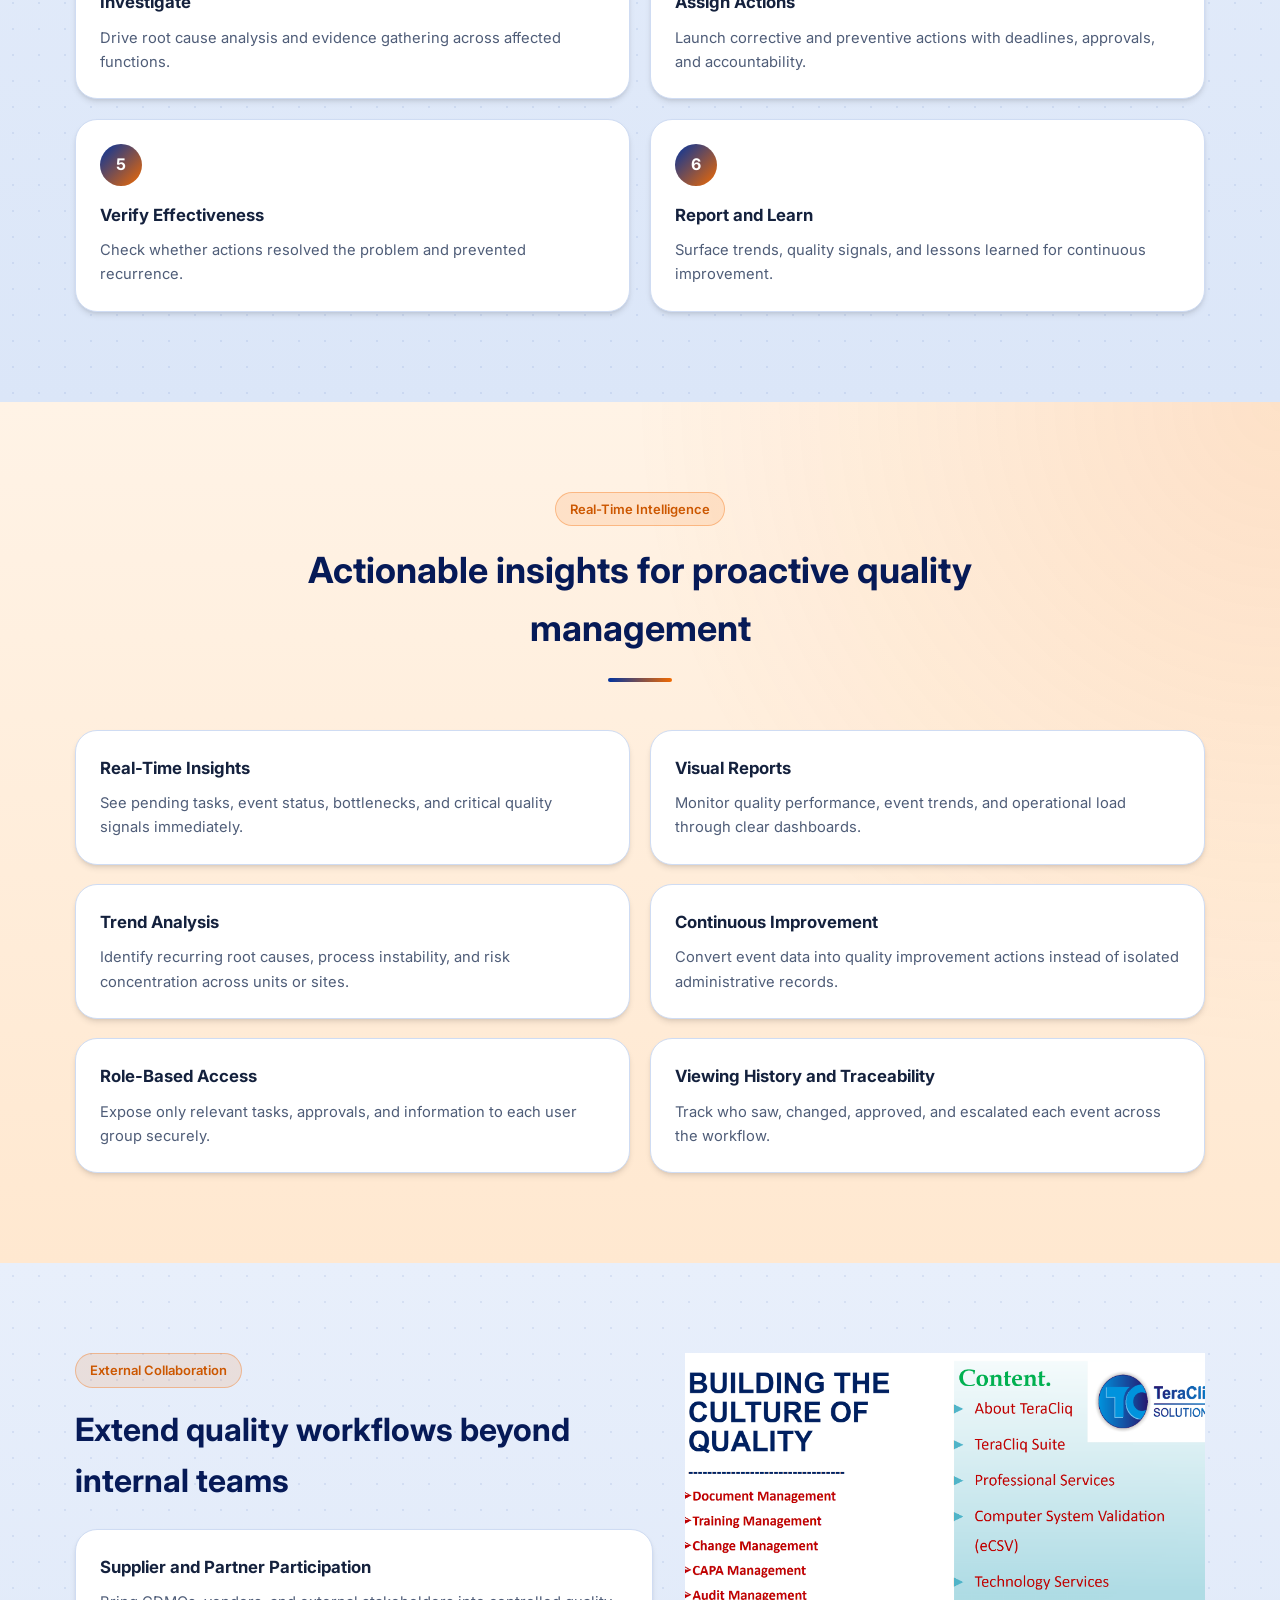
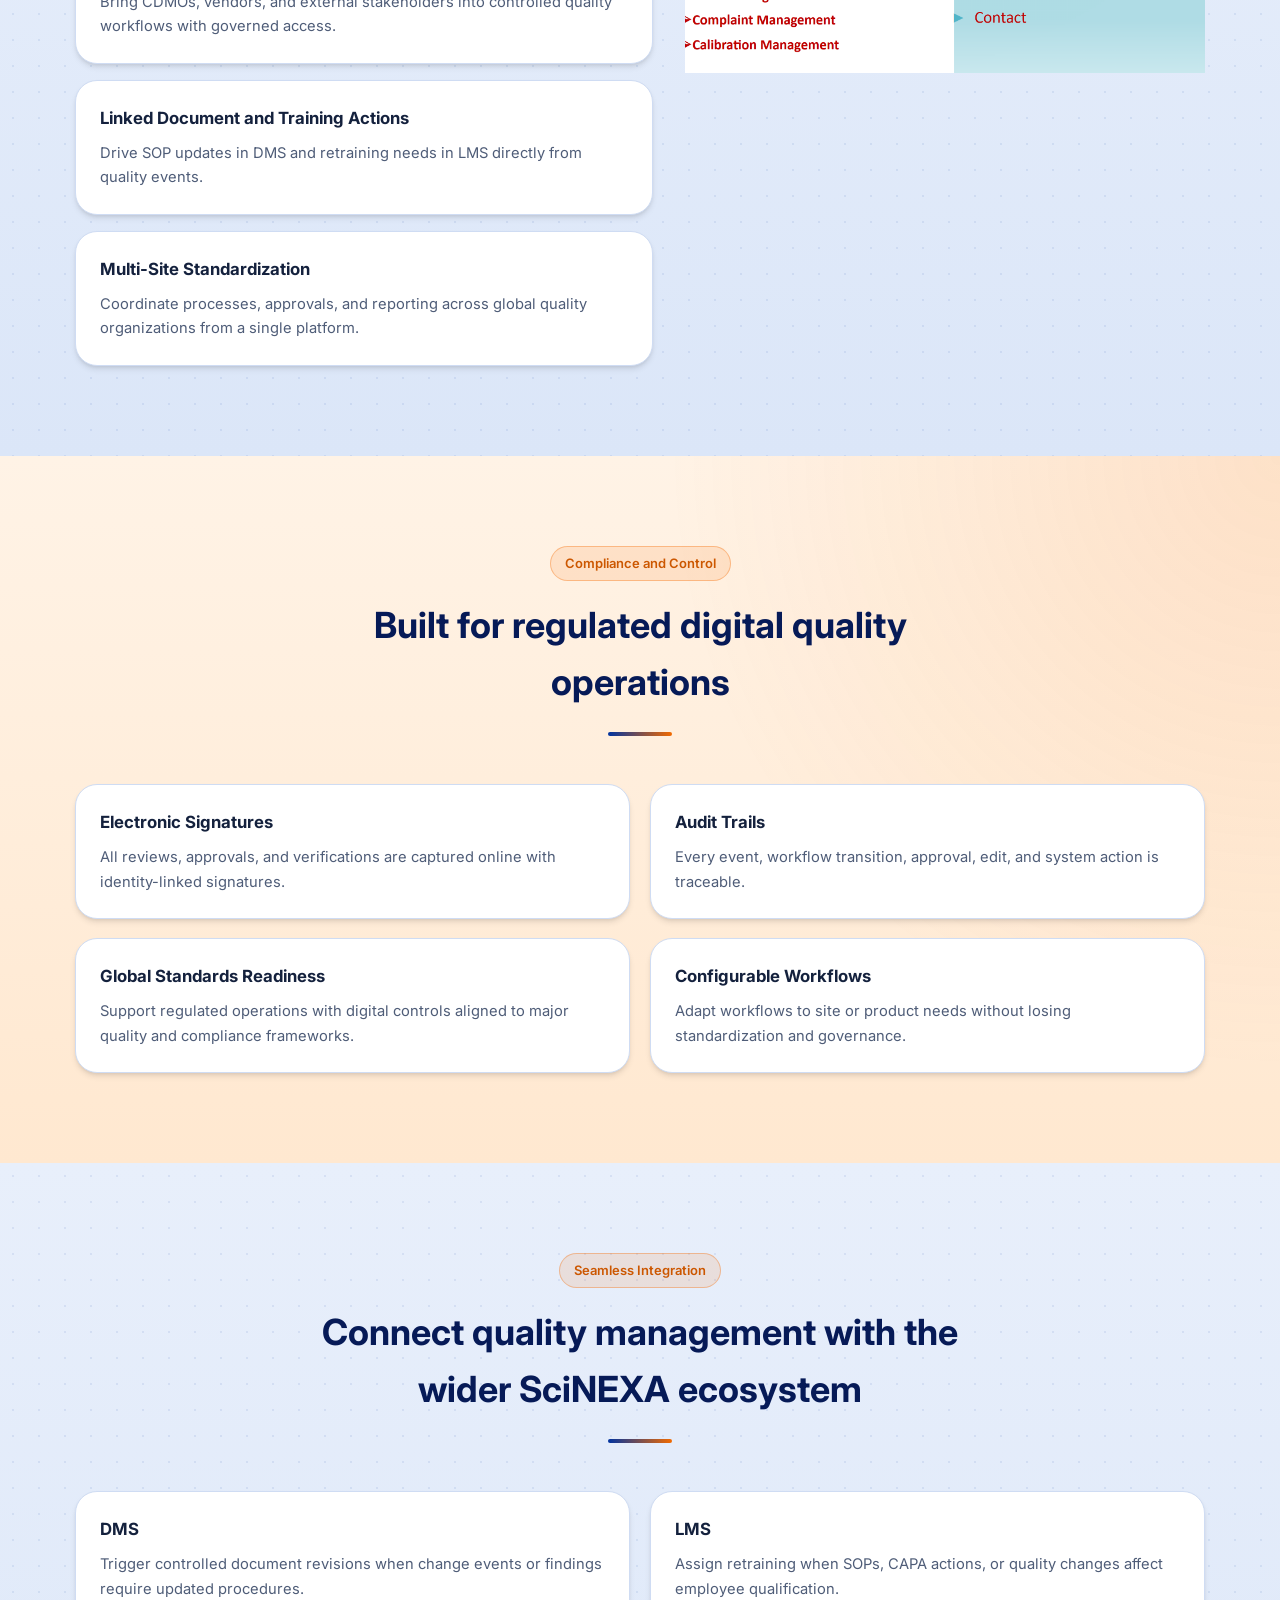
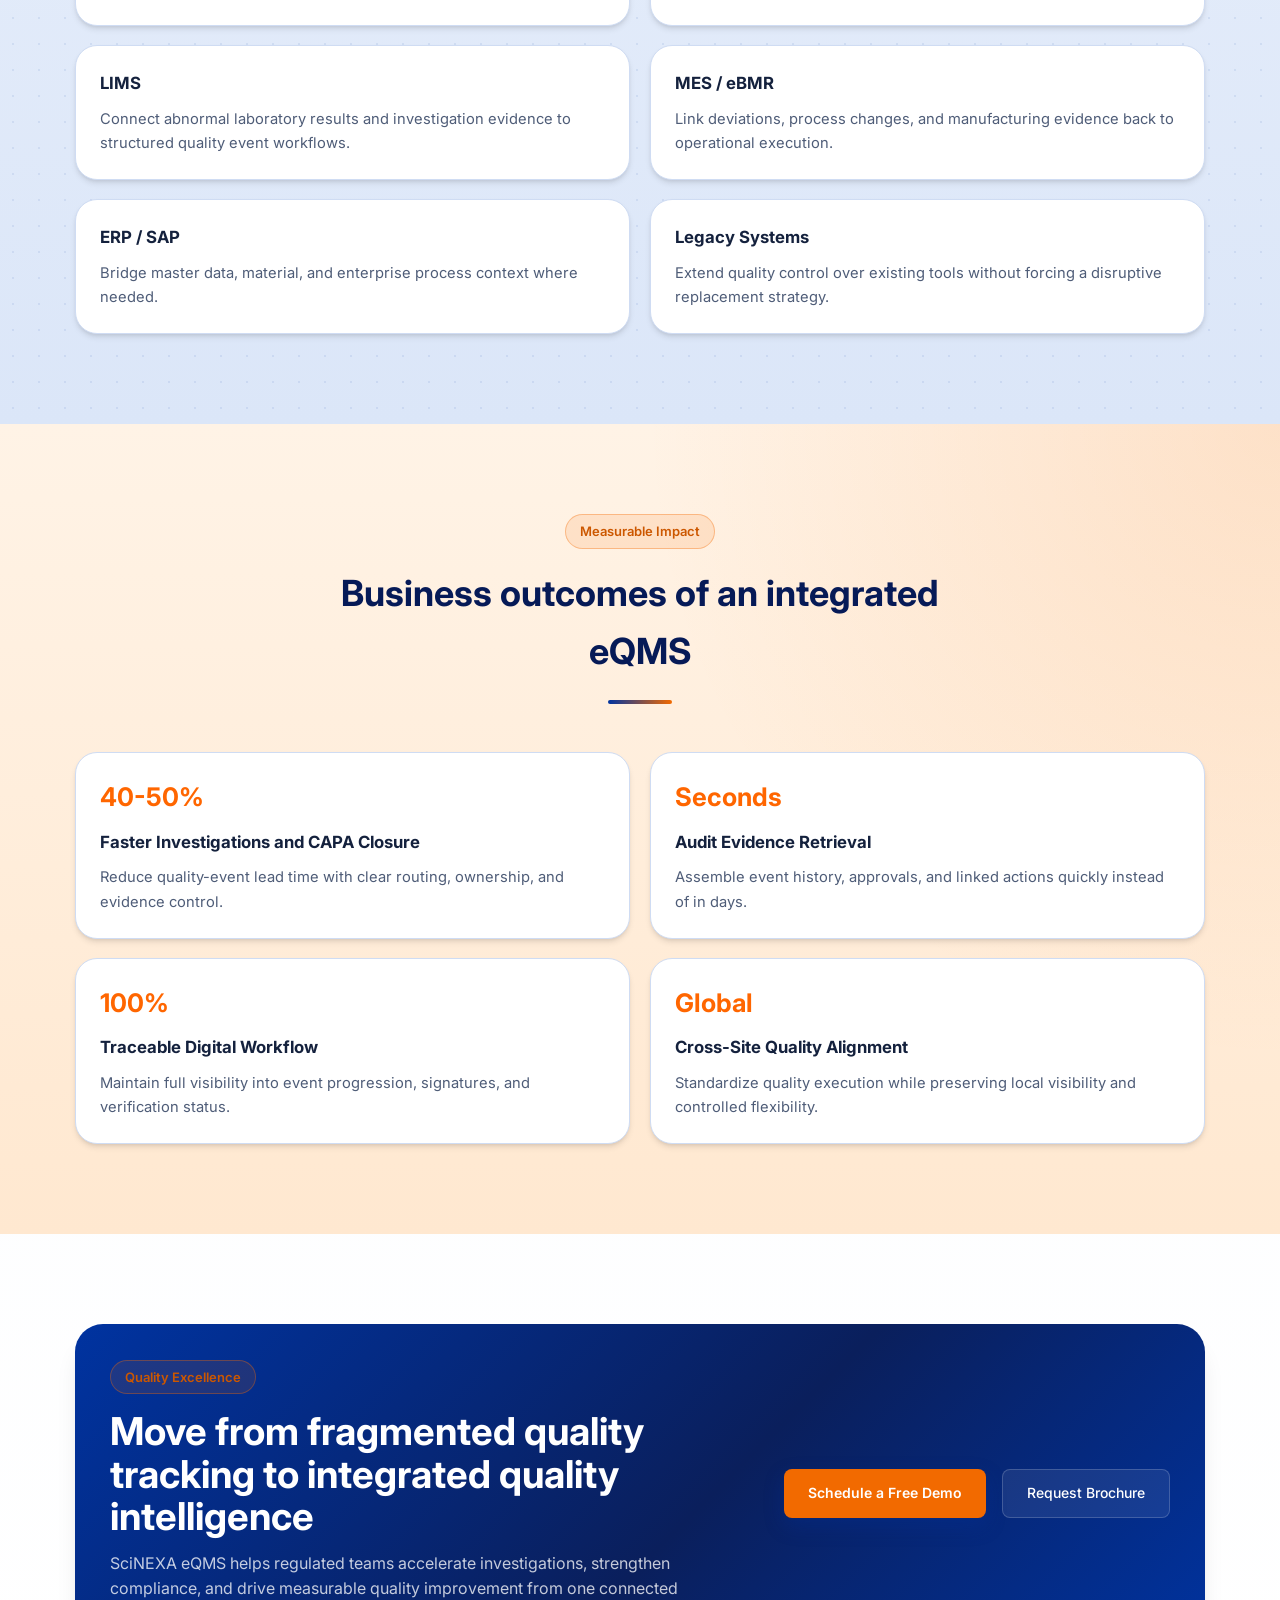
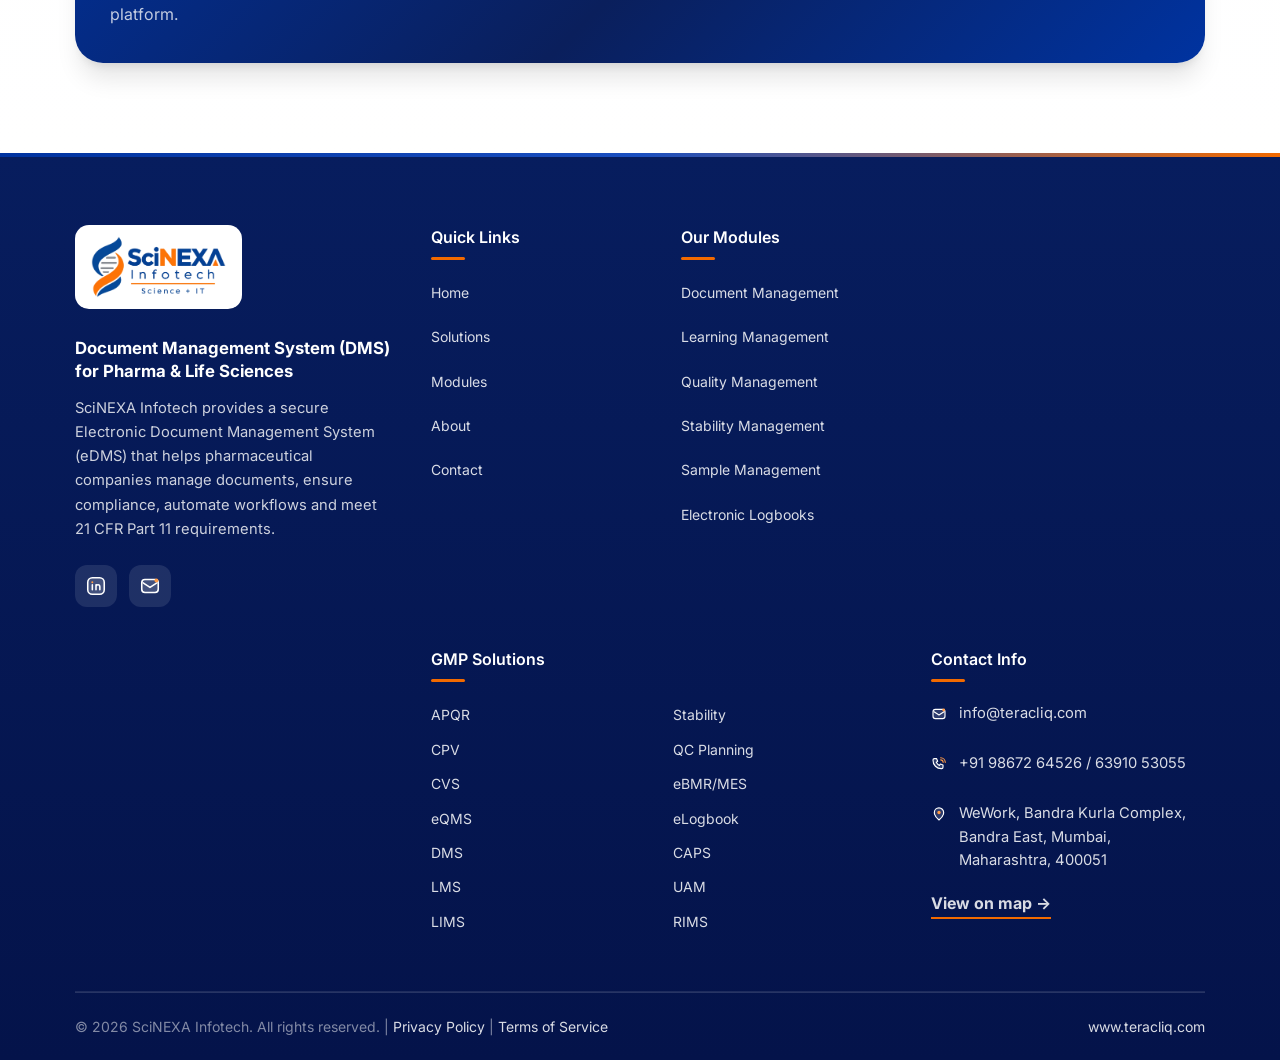
<file: eQMS.html>
<!DOCTYPE html>
<html lang="en">
<head>
<meta charset="UTF-8">
<meta name="viewport" content="width=device-width, initial-scale=1.0">
<title>Electronic Quality Management System - SciNEXA</title>
<meta name="description" content="SciNEXA eQMS for pharma with CAPA, deviations, change control, audits, supplier quality, complaints, and AI-powered compliance workflows.">
<link rel="icon" type="image/png" href="images/favicon.png">
<meta name="theme-color" content="#0033a0">
<link rel="stylesheet" href="css/styles.css">
<link href="https://fonts.googleapis.com/css2?family=Inter:wght@400;500;600;700&display=swap" rel="stylesheet">
</head>
<body>

<header class="header" id="header">
    <div class="header-container">
        <a href="index.html" class="logo" aria-label="SciNEXA Infotech home"><img src="images/scinexa-logo.png" alt="SciNEXA Infotech - Science + IT"></a>
        <nav class="nav" id="nav" aria-label="Primary">
            <a href="index.html" class="nav-link">Home</a>
            <div class="dropdown">
                <a href="index.html#gmp-solutions" class="nav-link dropdown-trigger" aria-haspopup="true">GMP Solutions &#9662;</a>
                <div class="dropdown-menu"><div class="dropdown-column"><h4><span class="icon"><svg class="ic ic-shield" width="18" height="18" viewBox="0 0 24 24" fill="none" stroke="currentColor" stroke-width="1.7" stroke-linecap="round" stroke-linejoin="round" aria-hidden="true"><path class="t" d="M12 3l7.5 3v5.5c0 4.5-3.2 8-7.5 9.5-4.3-1.5-7.5-5-7.5-9.5V6z"/><path class="ac" d="M8.7 12l2.4 2.4 4.2-4.6"/></svg></span>Quality</h4><a href="APQR.html">APQR <span>Annual Product Quality Review</span></a><a href="CPV.html">CPV <span>Continued Process Verification</span></a><a href="CVS.html">CVS <span>Cleaning Validation Software</span></a><a href="eQMS.html" aria-current="page">eQMS <span>Electronic Quality Management System</span></a><a href="dms.html">DMS <span>Document Management System</span></a><a href="LMS.html">LMS <span>Learning Management System</span></a></div><div class="dropdown-column"><h4><span class="icon"><svg class="ic ic-flask" width="18" height="18" viewBox="0 0 24 24" fill="none" stroke="currentColor" stroke-width="1.7" stroke-linecap="round" stroke-linejoin="round" aria-hidden="true"><path class="t" d="M9.5 3h5M10.5 3v6L5 18.6A1.6 1.6 0 0 0 6.4 21h11.2a1.6 1.6 0 0 0 1.4-2.4L13.5 9V3"/><path class="ac" d="M7.6 15.5h8.8"/><circle class="a" cx="12" cy="18.2" r=".9"/></svg></span>Laboratory</h4><a href="LIMS.html">LIMS <span>Laboratory Information Management System</span></a><a href="Stability.html">Stability <span>Advanced Stability Management</span></a><a href="QCPlanning.html">QC Planning <span>QC Planning &amp; Scheduling</span></a></div><div class="dropdown-column"><h4><span class="icon"><svg class="ic ic-factory" width="18" height="18" viewBox="0 0 24 24" fill="none" stroke="currentColor" stroke-width="1.7" stroke-linecap="round" stroke-linejoin="round" aria-hidden="true"><path class="t" d="M3 20V10.5l6 3.5v-3.5l6 3.5V5.5h4.5V20z"/><path class="ac" d="M7 17h1.5M11.5 17H13M16 17h1.5"/></svg></span>Manufacturing</h4><a href="eBMR.html">eBMR/MES <span>Manufacturing Execution System</span></a><a href="eLogbook.html">eLogbook <span>Electronic Logbook Software</span></a><a href="CAPS.html">CAPS <span>Calibration &amp; Preventive Maintenance</span></a></div><div class="dropdown-column"><h4><span class="icon"><svg class="ic ic-clock" width="18" height="18" viewBox="0 0 24 24" fill="none" stroke="currentColor" stroke-width="1.7" stroke-linecap="round" stroke-linejoin="round" aria-hidden="true"><circle class="t" cx="12" cy="12" r="9"/><path class="ac" d="M12 7v5l3.2 2"/></svg></span>Regulatory &amp; IT</h4><a href="UAM.html">UAM <span>User Access Management</span></a><a href="RIMS.html">RIMS <span>Regulatory Information Management</span></a></div></div>
            </div>
            <a href="index.html#solutions" class="nav-link">Solutions</a>
            <a href="index.html#modules" class="nav-link">Modules</a>
            <a href="index.html#features" class="nav-link">Benefits</a>
            <a href="index.html#about" class="nav-link">About</a>
            <a href="index.html#contact" class="nav-link">Contact</a>
        </nav>
        <a href="index.html#contact" class="btn btn-primary header-cta">Get Started</a>
        <button class="mobile-menu-btn" id="mobileMenuBtn" aria-label="Toggle menu" aria-expanded="false"><span class="hamburger"></span></button>
    </div>
</header>

<main class="eqms-product-page">
    <section class="eqms-hero">
        <div class="eqms-hero-bg"></div>
        <div class="container eqms-hero-grid">
            <div class="eqms-hero-copy">
                <span class="section-badge eqms-badge-dark">AI-Powered eQMS Platform</span>
                <h1 class="eqms-hero-title">Manage every quality event in one integrated eQMS</h1>
                <p class="eqms-hero-text">
                    SciNEXA eQMS unifies CAPA, deviations, change control, audits, complaints, OOS/OOT, risk assessment, supplier quality, and lab incidents into a single closed-loop quality management platform built for regulated life sciences operations.
                </p>
                <div class="eqms-hero-actions">
                    <a href="index.html#contact" class="btn btn-primary">Schedule a Demo</a>
                    <a href="#eqms-problems" class="btn eqms-outline-btn">Explore eQMS Flow</a>
                </div>
                <div class="eqms-metrics-row">
                    <div class="eqms-metric-chip"><strong>11+</strong><span>Integrated QMS modules</span></div>
                    <div class="eqms-metric-chip"><strong>100%</strong><span>21 CFR Part 11 aligned</span></div>
                    <div class="eqms-metric-chip"><strong>50%</strong><span>Faster CAPA closure</span></div>
                    
                </div>
            </div>

            <aside class="eqms-hero-panel">
                <div class="eqms-panel-top">
                    <span>Closed Loop Quality</span>
                    <span>Enterprise Ready</span>
                </div>
                <h2>One quality platform for investigations, action, verification, and audit readiness.</h2>
                <p>
                    Bring fragmented quality processes into a single, traceable environment where every event can be raised, investigated, approved, corrected, verified, and reported with complete visibility.
                </p>
                <div class="eqms-panel-grid">
                    <div><strong>Core Modules</strong><span>CAPA, deviations, change control, audit, complaints, OOS/OOT, risk, supplier quality, and more</span></div>
                    <div><strong>Control Layer</strong><span>E-signatures, audit trails, role-based access, task routing, and evidence traceability</span></div>
                    <div><strong>Business Value</strong><span>Faster investigations, cleaner inspections, stronger cross-site visibility, and measurable quality improvement</span></div>
                </div>
            </aside>
        </div>
    </section>

    <section class="eqms-problems" id="eqms-problems">
        <div class="container">
            <div class="section-header">
                <span class="section-badge">The Problem</span>
                <h2 class="section-title">Why legacy quality systems fall short</h2>
                <p class="section-subtitle">
                    Manual and fragmented quality processes create delay, poor visibility, repeated data entry, and weak evidence retrieval across the full lifecycle of quality events.
                </p>
            </div>

            <div class="eqms-problem-grid">
                <article class="eqms-problem-card">
                    <span>1</span>
                    <h3>Fragmented Event Management</h3>
                    <p>Deviations, CAPA, audit findings, change control, and complaints often live in separate tools or spreadsheets with no clean event linkage.</p>
                </article>
                <article class="eqms-problem-card">
                    <span>2</span>
                    <h3>Slow Investigations and Closure</h3>
                    <p>Investigations stall when ownership, approvals, evidence collection, and follow-up are managed manually across departments.</p>
                </article>
                <article class="eqms-problem-card">
                    <span>3</span>
                    <h3>Weak Effectiveness Verification</h3>
                    <p>Actions may close administratively without proving whether risk has actually been reduced or prevented from recurring.</p>
                </article>
                <article class="eqms-problem-card">
                    <span>4</span>
                    <h3>Audit Evidence Takes Too Long</h3>
                    <p>Inspection readiness suffers when teams need days to compile event history, signatures, linked documents, and training evidence.</p>
                </article>
            </div>
        </div>
    </section>

    <section class="eqms-value">
        <div class="container eqms-value-grid">
            <div class="eqms-value-copy">
                <span class="section-badge">Value Proposition</span>
                <h2 class="section-title-left">Accelerate quality and compliance across the entire lifecycle</h2>
                <div class="eqms-value-list">
                    <article class="eqms-value-item">
                        <h3>Global Regulatory Alignment</h3>
                        <p>Support GxP quality management with coverage expectations aligned to FDA, ICH Q10, ISO, EU MDR/IVDR, and WHO GMP practices.</p>
                    </article>
                    <article class="eqms-value-item">
                        <h3>Faster Investigation and CAPA Cycles</h3>
                        <p>Reduce delays by routing quality events through structured review, action, approval, and verification steps.</p>
                    </article>
                    <article class="eqms-value-item">
                        <h3>Closed-Loop Effectiveness Verification</h3>
                        <p>Ensure actions are not only assigned and closed, but checked for actual impact on risk reduction and recurrence prevention.</p>
                    </article>
                    <article class="eqms-value-item">
                        <h3>Audit-Ready Evidence in Seconds</h3>
                        <p>Retrieve linked tasks, approvals, records, attachments, and history without piecing data together manually.</p>
                    </article>
                </div>
            </div>

            <div class="eqms-value-panel">
                <img src="images/eQMS/slide1.png" alt="eQMS quality dashboard">
                <div class="eqms-value-panel-copy">
                    <h3>Deployment with practical validation discipline</h3>
                    <ul class="eqms-bullet-list">
                        <li>Pilot-first rollout with risk-based validation planning</li>
                        <li>External collaboration with CDMOs, vendors, and partners</li>
                        <li>Multi-site and multilingual alignment from day one</li>
                    </ul>
                </div>
            </div>
        </div>
    </section>

    <section class="eqms-modules">
        <div class="container">
            <div class="section-header">
                <span class="section-badge">Integrated Modules</span>
                <h2 class="section-title">A unified quality event management ecosystem</h2>
            </div>

            <div class="eqms-module-grid">
                <article class="eqms-module-card"><h3>CAPA</h3><p>Track corrective and preventive actions from initiation through effectiveness verification.</p></article>
                <article class="eqms-module-card"><h3>Deviation</h3><p>Capture, assess, investigate, and route deviations with clear ownership and escalation.</p></article>
                <article class="eqms-module-card"><h3>Change Control</h3><p>Manage planned changes with impact assessment, approval logic, and linked implementation evidence.</p></article>
                <article class="eqms-module-card"><h3>Audit Management</h3><p>Plan audits, log findings, assign actions, and maintain readiness across internal and external programs.</p></article>
                <article class="eqms-module-card"><h3>Complaints</h3><p>Handle market or customer complaints with linked investigation, root cause, and closure records.</p></article>
                <article class="eqms-module-card"><h3>OOS / OOT</h3><p>Structure abnormal laboratory result investigations with complete traceability and decision control.</p></article>
                <article class="eqms-module-card"><h3>Risk Assessment</h3><p>Apply risk-based thinking consistently across event handling and decision pathways.</p></article>
                <article class="eqms-module-card"><h3>Supplier Quality</h3><p>Extend quality collaboration to vendors, partners, and outsourced operations with structured oversight.</p></article>
                <article class="eqms-module-card"><h3>Lab Incidents</h3><p>Manage laboratory-specific events and support cross-functional quality intelligence.</p></article>
                <article class="eqms-module-card"><h3>Effectiveness Checks</h3><p>Demonstrate whether actions actually worked through measurable and reviewable verification.</p></article>
                <article class="eqms-module-card"><h3>Management Review</h3><p>Aggregate trends, actions, and risk signals into executive quality oversight.</p></article>
            </div>
        </div>
    </section>

    <section class="eqms-closedloop">
        <div class="container">
            <div class="section-header">
                <span class="section-badge">Closed-Loop Quality</span>
                <h2 class="section-title">From event detection to verified improvement</h2>
            </div>

            <div class="eqms-loop-grid">
                <article class="eqms-loop-card"><span>1</span><h3>Raise Event</h3><p>Capture deviations, complaints, incidents, or findings with complete event context.</p></article>
                <article class="eqms-loop-card"><span>2</span><h3>Assess and Classify</h3><p>Evaluate risk, impact, priority, and required routing with governed logic.</p></article>
                <article class="eqms-loop-card"><span>3</span><h3>Investigate</h3><p>Drive root cause analysis and evidence gathering across affected functions.</p></article>
                <article class="eqms-loop-card"><span>4</span><h3>Assign Actions</h3><p>Launch corrective and preventive actions with deadlines, approvals, and accountability.</p></article>
                <article class="eqms-loop-card"><span>5</span><h3>Verify Effectiveness</h3><p>Check whether actions resolved the problem and prevented recurrence.</p></article>
                <article class="eqms-loop-card"><span>6</span><h3>Report and Learn</h3><p>Surface trends, quality signals, and lessons learned for continuous improvement.</p></article>
            </div>
        </div>
    </section>

    <section class="eqms-intelligence">
        <div class="container">
            <div class="section-header">
                <span class="section-badge">Real-Time Intelligence</span>
                <h2 class="section-title">Actionable insights for proactive quality management</h2>
            </div>

            <div class="eqms-intelligence-grid">
                <article class="eqms-intelligence-card"><h3>Real-Time Insights</h3><p>See pending tasks, event status, bottlenecks, and critical quality signals immediately.</p></article>
                <article class="eqms-intelligence-card"><h3>Visual Reports</h3><p>Monitor quality performance, event trends, and operational load through clear dashboards.</p></article>
                <article class="eqms-intelligence-card"><h3>Trend Analysis</h3><p>Identify recurring root causes, process instability, and risk concentration across units or sites.</p></article>
                <article class="eqms-intelligence-card"><h3>Continuous Improvement</h3><p>Convert event data into quality improvement actions instead of isolated administrative records.</p></article>
                <article class="eqms-intelligence-card"><h3>Role-Based Access</h3><p>Expose only relevant tasks, approvals, and information to each user group securely.</p></article>
                <article class="eqms-intelligence-card"><h3>Viewing History and Traceability</h3><p>Track who saw, changed, approved, and escalated each event across the workflow.</p></article>
            </div>
        </div>
    </section>

    <section class="eqms-collaboration">
        <div class="container eqms-collaboration-grid">
            <div class="eqms-collaboration-copy">
                <span class="section-badge">External Collaboration</span>
                <h2 class="section-title-left">Extend quality workflows beyond internal teams</h2>
                <div class="eqms-collaboration-list">
                    <article class="eqms-collaboration-item">
                        <h3>Supplier and Partner Participation</h3>
                        <p>Bring CDMOs, vendors, and external stakeholders into controlled quality workflows with governed access.</p>
                    </article>
                    <article class="eqms-collaboration-item">
                        <h3>Linked Document and Training Actions</h3>
                        <p>Drive SOP updates in DMS and retraining needs in LMS directly from quality events.</p>
                    </article>
                    <article class="eqms-collaboration-item">
                        <h3>Multi-Site Standardization</h3>
                        <p>Coordinate processes, approvals, and reporting across global quality organizations from a single platform.</p>
                    </article>
                </div>
            </div>

            <div class="eqms-collaboration-visual">
                <img src="images/eQMS/slide2.png" alt="eQMS workflow visualization">
            </div>
        </div>
    </section>

    <section class="eqms-compliance">
        <div class="container">
            <div class="section-header">
                <span class="section-badge">Compliance and Control</span>
                <h2 class="section-title">Built for regulated digital quality operations</h2>
            </div>

            <div class="eqms-compliance-grid">
                <article class="eqms-compliance-card"><h3>Electronic Signatures</h3><p>All reviews, approvals, and verifications are captured online with identity-linked signatures.</p></article>
                <article class="eqms-compliance-card"><h3>Audit Trails</h3><p>Every event, workflow transition, approval, edit, and system action is traceable.</p></article>
                <article class="eqms-compliance-card"><h3>Global Standards Readiness</h3><p>Support regulated operations with digital controls aligned to major quality and compliance frameworks.</p></article>
                <article class="eqms-compliance-card"><h3>Configurable Workflows</h3><p>Adapt workflows to site or product needs without losing standardization and governance.</p></article>
            </div>
        </div>
    </section>

    <section class="eqms-integrations">
        <div class="container">
            <div class="section-header">
                <span class="section-badge">Seamless Integration</span>
                <h2 class="section-title">Connect quality management with the wider SciNEXA ecosystem</h2>
            </div>

            <div class="eqms-integration-grid">
                <article class="eqms-integration-card"><h3>DMS</h3><p>Trigger controlled document revisions when change events or findings require updated procedures.</p></article>
                <article class="eqms-integration-card"><h3>LMS</h3><p>Assign retraining when SOPs, CAPA actions, or quality changes affect employee qualification.</p></article>
                <article class="eqms-integration-card"><h3>LIMS</h3><p>Connect abnormal laboratory results and investigation evidence to structured quality event workflows.</p></article>
                <article class="eqms-integration-card"><h3>MES / eBMR</h3><p>Link deviations, process changes, and manufacturing evidence back to operational execution.</p></article>
                <article class="eqms-integration-card"><h3>ERP / SAP</h3><p>Bridge master data, material, and enterprise process context where needed.</p></article>
                <article class="eqms-integration-card"><h3>Legacy Systems</h3><p>Extend quality control over existing tools without forcing a disruptive replacement strategy.</p></article>
            </div>
        </div>
    </section>

    <section class="eqms-impact">
        <div class="container">
            <div class="section-header">
                <span class="section-badge">Measurable Impact</span>
                <h2 class="section-title">Business outcomes of an integrated eQMS</h2>
            </div>

            <div class="eqms-impact-grid">
                <article class="eqms-impact-card"><strong>40-50%</strong><h3>Faster Investigations and CAPA Closure</h3><p>Reduce quality-event lead time with clear routing, ownership, and evidence control.</p></article>
                <article class="eqms-impact-card"><strong>Seconds</strong><h3>Audit Evidence Retrieval</h3><p>Assemble event history, approvals, and linked actions quickly instead of in days.</p></article>
                <article class="eqms-impact-card"><strong>100%</strong><h3>Traceable Digital Workflow</h3><p>Maintain full visibility into event progression, signatures, and verification status.</p></article>
                <article class="eqms-impact-card"><strong>Global</strong><h3>Cross-Site Quality Alignment</h3><p>Standardize quality execution while preserving local visibility and controlled flexibility.</p></article>
            </div>
        </div>
    </section>

    <section class="eqms-closing">
        <div class="container">
            <div class="eqms-closing-card">
                <div>
                    <span class="section-badge eqms-badge-dark">Quality Excellence</span>
                    <h2>Move from fragmented quality tracking to integrated quality intelligence</h2>
                    <p>
                        SciNEXA eQMS helps regulated teams accelerate investigations, strengthen compliance, and drive measurable quality improvement from one connected platform.
                    </p>
                </div>
                <div class="eqms-closing-actions">
                    <a href="index.html#contact" class="btn btn-primary">Schedule a Free Demo</a>
                    <a href="index.html#contact" class="btn eqms-outline-btn">Request Brochure</a>
                </div>
            </div>
        </div>
    </section>
</main>

<footer class="footer">
    <div class="container">
        <div class="footer-content">
            <div class="footer-brand">
                <a href="index.html" class="footer-logo-tile"><img src="images/scinexa-logo.png" alt="SciNEXA Infotech" loading="lazy"></a>
                <h2 class="footer-heading">Document Management System (DMS) for Pharma &amp; Life Sciences</h2>
                <p>SciNEXA Infotech provides a secure Electronic Document Management System (eDMS) that helps pharmaceutical companies manage documents, ensure compliance, automate workflows and meet 21 CFR Part 11 requirements.</p>
                <div class="footer-social">
                    <a href="https://linkedin.com/in/TeraCliqSolutions" target="_blank" rel="noopener" aria-label="LinkedIn"><svg class="ic ic-linkedin" width="20" height="20" viewBox="0 0 24 24" fill="none" stroke="currentColor" stroke-width="1.7" stroke-linecap="round" stroke-linejoin="round" aria-hidden="true"><rect class="t" x="3" y="3" width="18" height="18" rx="5"/><path d="M8 10.8V16M12 16v-5.2M12 12.9c0-1.4 1-2.2 2.2-2.2 1.3 0 2 .9 2 2.4V16"/><circle class="a" cx="8" cy="7.9" r="1.1"/></svg></a>
                    <a href="mailto:info@teracliq.com" aria-label="Mail"><svg class="ic ic-mail" width="20" height="20" viewBox="0 0 24 24" fill="none" stroke="currentColor" stroke-width="1.7" stroke-linecap="round" stroke-linejoin="round" aria-hidden="true"><rect class="t" x="3" y="5" width="18" height="14" rx="3.5"/><path d="M4.5 8.5L12 13.5l7.5-5"/><circle class="a" cx="19" cy="6" r="2.1"/></svg></a>
                </div>
            </div>
            <div class="footer-links">
                <h4>Quick Links</h4>
                <ul>
                    <li><a href="index.html">Home</a></li>
                    <li><a href="index.html#solutions">Solutions</a></li>
                    <li><a href="index.html#modules">Modules</a></li>
                    <li><a href="index.html#about">About</a></li>
                    <li><a href="index.html#contact">Contact</a></li>
                </ul>
            </div>
            <div class="footer-links">
                <h4>Our Modules</h4>
                <ul>
                    <li><a href="dms.html">Document Management</a></li>
                    <li><a href="LMS.html">Learning Management</a></li>
                    <li><a href="eQMS.html">Quality Management</a></li>
                    <li><a href="Stability.html">Stability Management</a></li>
                    <li><a href="LIMS.html">Sample Management</a></li>
                    <li><a href="eLogbook.html">Electronic Logbooks</a></li>
                </ul>
            </div>
            <div class="footer-links footer-gmp">
                <h4>GMP Solutions</h4>
                <ul><li><a href="APQR.html">APQR</a></li><li><a href="CPV.html">CPV</a></li><li><a href="CVS.html">CVS</a></li><li><a href="eQMS.html">eQMS</a></li><li><a href="dms.html">DMS</a></li><li><a href="LMS.html">LMS</a></li><li><a href="LIMS.html">LIMS</a></li><li><a href="Stability.html">Stability</a></li><li><a href="QCPlanning.html">QC Planning</a></li><li><a href="eBMR.html">eBMR/MES</a></li><li><a href="eLogbook.html">eLogbook</a></li><li><a href="CAPS.html">CAPS</a></li><li><a href="UAM.html">UAM</a></li><li><a href="RIMS.html">RIMS</a></li></ul>
            </div>
            <div class="footer-contact">
                <h4>Contact Info</h4>
                <ul>
                    <li><svg class="ic ic-mail" width="16" height="16" viewBox="0 0 24 24" fill="none" stroke="currentColor" stroke-width="1.7" stroke-linecap="round" stroke-linejoin="round" aria-hidden="true"><rect class="t" x="3" y="5" width="18" height="14" rx="3.5"/><path d="M4.5 8.5L12 13.5l7.5-5"/><circle class="a" cx="19" cy="6" r="2.1"/></svg><a href="mailto:info@teracliq.com">info@teracliq.com</a></li>
                    <li><svg class="ic ic-phone" width="16" height="16" viewBox="0 0 24 24" fill="none" stroke="currentColor" stroke-width="1.7" stroke-linecap="round" stroke-linejoin="round" aria-hidden="true"><path class="t" d="M5 4h3.4l1.6 4-2.1 1.4a10.5 10.5 0 0 0 4.7 4.7L14 12l4 1.6V17a2 2 0 0 1-2 2A12.5 12.5 0 0 1 3 6a2 2 0 0 1 2-2z"/><path class="ac" d="M14.5 5.8a4 4 0 0 1 3.7 3.7M14.5 2.6a7.2 7.2 0 0 1 6.9 6.9"/></svg><span><a href="tel:+919867264526">+91 98672 64526</a> / <a href="tel:+916391053055">63910 53055</a></span></li>
                    <li><svg class="ic ic-pin" width="16" height="16" viewBox="0 0 24 24" fill="none" stroke="currentColor" stroke-width="1.7" stroke-linecap="round" stroke-linejoin="round" aria-hidden="true"><path class="t" d="M12 21s7-5.6 7-11.2A7 7 0 0 0 5 9.8C5 15.4 12 21 12 21z"/><circle class="a" cx="12" cy="9.8" r="2.5"/></svg><span>WeWork, Bandra Kurla Complex,<br>Bandra East, Mumbai,<br>Maharashtra, 400051</span></li>
                </ul>
                <a class="footer-map-link" href="https://www.google.com/maps/search/?api=1&amp;query=WeWork%2C+Bandra+Kurla+Complex%2C+Bandra+East%2C+Mumbai%2C+Maharashtra%2C+400051" target="_blank" rel="noopener">View on map &rarr;</a>
            </div>
        </div>
        <div class="footer-bottom">
            <p>&copy; 2026 SciNEXA Infotech. All rights reserved. | <a href="#">Privacy Policy</a> | <a href="#">Terms of Service</a></p>
            <a href="https://www.teracliq.com" target="_blank" rel="noopener">www.teracliq.com</a>
        </div>
    </div>
</footer>

    <script src="js/script.js" defer></script>
</body>
</html>
</file>
<file: css/styles.css>
/* ===== CSS Variables ===== */
:root {
    --primary: #0033a0;
    --primary-dark: #00257a;
    --primary-light: #1a4fc0;
    --secondary: #ff6600;
    --background: #ffffff;
    --background-alt: #f4f7fd;
    --foreground: #1a2a3a;
    --foreground-muted: #5a6a7a;
    --border: #e1eaf3;
    --card: #ffffff;
    --success: #22c55e;
    --error: #ef4444;
    --hero-bg: #0033a0;
    --font-family: 'Inter', -apple-system, BlinkMacSystemFont, 'Segoe UI', Roboto, sans-serif;
    --shadow-sm: 0 1px 2px 0 rgb(0 0 0 / 0.05);
    --shadow: 0 4px 6px -1px rgb(0 0 0 / 0.1), 0 2px 4px -2px rgb(0 0 0 / 0.1);
    --shadow-lg: 0 10px 15px -3px rgb(0 0 0 / 0.1), 0 4px 6px -4px rgb(0 0 0 / 0.1);
    --shadow-xl: 0 20px 25px -5px rgb(0 0 0 / 0.1), 0 8px 10px -6px rgb(0 0 0 / 0.1);
    --radius: 0.5rem;
    --radius-lg: 1rem;
}

/* ===== Reset & Base ===== */
*, *::before, *::after {
    margin: 0;
    padding: 0;
    box-sizing: border-box;
}

html {
    scroll-behavior: smooth;
}

body {
    font-family: var(--font-family);
    font-size: 13px;
    line-height: 1.6;
    color: var(--foreground);
    background-color: var(--background);
}

img {
    max-width: 100%;
    height: auto;
    display: block;
}

a {
    text-decoration: none;
    color: inherit;
    transition: color 0.2s;
}

ul {
    list-style: none;
}

/* ===== Container ===== */
.container {
    max-width: 1600px;
    width: 92%;
    margin: 0 auto;
    padding: 0 1.5rem;
}

/* ===== Buttons ===== */
.btn {
    display: inline-flex;
    align-items: center;
    justify-content: center;
    gap: 0.5rem;
    padding: 0.75rem 1.5rem;
    font-size: 0.875rem;
    font-weight: 500;
    border-radius: var(--radius);
    border: none;
    cursor: pointer;
    transition: all 0.2s;
}

.btn-primary {
    background-color: var(--primary);
    color: #ffffff;
}

.btn-primary:hover {
    background-color: var(--primary-dark);
}

.btn-outline-light {
    background-color: transparent;
    border: 1px solid rgba(255, 255, 255, 0.3);
    color: #ffffff;
}

.btn-outline-light:hover {
    background-color: rgba(255, 255, 255, 0.1);
    border-color: rgba(255, 255, 255, 0.5);
}

.btn-full {
    width: 100%;
}

/* ===== Header ===== */
.header {
    position: fixed;
    top: 0;
    left: 0;
    right: 0;
    z-index: 1000;
    background: rgba(0, 26, 87, 0.95);
    backdrop-filter: blur(10px);
    border-bottom: 1px solid rgba(255, 255, 255, 0.1);
}

.header-container {
    max-width: 1800px;
    width: 92%;
    margin: 0 auto;
    display: flex;
    align-items: center;
    justify-content: space-between;
    height: 86px;
}

.logo img {
    height: 40px;
    width: auto;
}

.nav {
  margin-left: auto;
  display: flex;
  gap: 25px;
  align-items: center;
}

/* Dropdown wrapper */
.dropdown {
  position: relative;
}

/* Dropdown menu */
.dropdown-menu {
  position: absolute;
  top: 100%;

  /* Center under GMP Solutions */
  left: 50%;
  transform: translateX(-50%) translateY(10px);

  width: 850px;
  background: #ffffff;
  color: #000000;

  display: flex;
  gap: 30px;
  padding: 25px;

  border-radius: 12px;
  box-shadow: 0 15px 40px rgba(0, 0, 0, 0.15);

  opacity: 0;
  visibility: hidden;
  transition: all 0.3s ease;

  z-index: 999;
}

.dropdown-column h4 {
  display: flex;
  align-items: center;
  gap: 8px;
  color: #ff6600;
  font-weight: 600;
}

/* Icon wrapper */
.dropdown-column .icon {
  display: flex;
  align-items: center;
  justify-content: center;
}

/* SVG color */
.dropdown-column .icon svg {
  stroke: #ff6600;
}

/* Show dropdown on hover */
.dropdown:hover .dropdown-menu {
  opacity: 1;
  visibility: visible;
  transform: translateX(-50%) translateY(0);
}

/* Columns */
.dropdown-column {
  flex: 1;
  min-width: 180px;
  padding-right: 15px;
  border-right: 1px solid #eeeeee;
}

.dropdown-column:last-child {
  border-right: none;
}

/* Section headings */
.dropdown-column h4 {
  font-size: 14px;
  margin-bottom: 12px;
  color: #ff6600;
  font-weight: 600;
}

/* Links */
.dropdown-column a {
  display: block;
  font-size: 14px;
  color: #000000;
  text-decoration: none;
  margin-bottom: 12px;
  transition: 0.2s ease;
}

/* Subtext */
.dropdown-column a span {
  display: block;
  font-size: 12px;
  color: #666666;
  margin-top: 2px;
}

/* Hover */
.dropdown-column a:hover {
  color: #ff6600;
  transform: translateX(3px);
}

.nav-link {
    color: rgba(255, 255, 255, 0.8);
    font-size: 1rem;
    font-weight: 500;
    transition: color 0.2s;
}

.nav-link:hover {
    color: #ffffff;
}

.header-cta {
    padding: 0.5rem 1rem;
    font-size: 0.875rem;
    margin-left: 20px;
}

.mobile-menu-btn {
    display: none;
    background: none;
    border: none;
    cursor: pointer;
    padding: 0.5rem;
}

.hamburger {
    display: block;
    width: 24px;
    height: 2px;
    background-color: #ffffff;
    position: relative;
}

.hamburger::before,
.hamburger::after {
    content: '';
    position: absolute;
    width: 24px;
    height: 2px;
    background-color: #ffffff;
    left: 0;
}

.hamburger::before {
    top: -8px;
}

.hamburger::after {
    top: 8px;
}

/* ===== Hero Section ===== */
.hero {
    position: relative;
    min-height: 80vh;
    display: flex;
    align-items: center;
    justify-content: center;
    padding: 120px 1.5rem 80px;
    padding-left: 3%;
    padding-right: 3%;
    overflow: hidden;
}

.hero-bg {
    position: absolute;
    inset: 0;
    background: linear-gradient(135deg, #0033a0 0%, #0a1f5c 50%, #0d3d56 100%);
    z-index: -1;
}

.hero-bg::before {
    content: '';
    position: absolute;
    inset: 0;
    background: 
        radial-gradient(circle at 20% 80%, rgba(0, 51, 160, 0.15) 0%, transparent 50%),
        radial-gradient(circle at 80% 20%, rgba(255, 102, 0, 0.1) 0%, transparent 50%);
}

.grid-overlay {
    position: absolute;
    inset: 0;
    background-image: 
        linear-gradient(rgba(255, 255, 255, 0.03) 1px, transparent 1px),
        linear-gradient(90deg, rgba(255, 255, 255, 0.03) 1px, transparent 1px);
    background-size: 50px 50px;
}

.particles {
    position: absolute;
    inset: 0;
    overflow: hidden;
}

.particle {
    position: absolute;
    width: 4px;
    height: 4px;
    background: rgba(255, 255, 255, 0.3);
    border-radius: 50%;
    animation: float 15s infinite;
}

@keyframes float {
    0%, 100% {
        transform: translateY(0) translateX(0);
        opacity: 0;
    }
    10% {
        opacity: 1;
    }
    90% {
        opacity: 1;
    }
    100% {
        transform: translateY(-100vh) translateX(20px);
        opacity: 0;
    }
}

.hero-content {
    max-width: 1000px;
    text-align: center;
    z-index: 1;
}

.hero-badge {
    display: inline-flex;
    align-items: center;
    gap: 0.5rem;
    padding: 0.5rem 1rem;
    background: rgba(0, 51, 160, 0.2);
    border: 1px solid rgba(0, 51, 160, 0.3);
    border-radius: 50px;
    color: var(--primary-light);
    font-size: 0.875rem;
    font-weight: 500;
    margin-bottom: 1.5rem;
}

.hero-badge svg {
    stroke: var(--primary-light);
}

.hero-title {
    font-size: clamp(2.8rem, 6vw, 5rem);
    font-weight: 600;
    line-height: 1.1;
    color: #ffffff;
    margin-bottom: 1.5rem;
}

.hero-title span {
    background: linear-gradient(135deg, var(--primary-light), var(--secondary));
    -webkit-background-clip: text;
    -webkit-text-fill-color: transparent;
    background-clip: text;
}

.hero-subtitle {
    font-size: 1.125rem;
    color: rgba(255, 255, 255, 0.7);
    margin-bottom: 2rem;
    max-width: 500px;
    margin-left: auto;
    margin-right: auto;
}

.hero-buttons {
    display: flex;
    align-items: center;
    justify-content: center;
    gap: 1rem;
    margin-bottom: 3rem;
}

.hero-stats {
    display: flex;
    align-items: center;
    justify-content: center;
    gap: 1.5rem;
    flex-wrap: wrap;
}

.stat-badge {
    display: flex;
    align-items: center;
    gap: 0.75rem;
    padding: 0.75rem 1.25rem;
    background: rgba(255, 255, 255, 0.05);
    border: 1px solid rgba(255, 255, 255, 0.1);
    border-radius: var(--radius-lg);
}

.stat-icon {
    width: 40px;
    height: 40px;
    display: flex;
    align-items: center;
    justify-content: center;
    border-radius: var(--radius);
}

.stat-icon.blue {
    background: rgba(0, 51, 160, 0.2);
    color: #5b8def;
}

.stat-icon.purple {
    background: rgba(139, 92, 246, 0.2);
    color: #ff8533;
}

.stat-icon.teal {
    background: rgba(0, 51, 160, 0.2);
    color: #ff8533;
}

.stat-icon svg {
    stroke: currentColor;
}

.stat-content {
    text-align: left;
}

.stat-value {
    display: block;
    font-size: 0.9375rem;
    font-weight: 600;
    color: #ffffff;
}

.stat-label {
    font-size: 0.75rem;
    color: rgba(255, 255, 255, 0.6);
}

/* ===== Section Styles ===== */
.section-badge {
    display: inline-block;
    padding: 0.375rem 0.875rem;
    background: rgba(0, 51, 160, 0.1);
    color: var(--primary);
    font-size: 0.8125rem;
    font-weight: 500;
    border-radius: 50px;
    margin-bottom: 1rem;
}

.section-header {
    text-align: center;
    max-width: 700px;
    margin: 0 auto 3rem;
}

.section-title {
    font-size: 2.25rem;
    font-weight: 700;
    color: var(--foreground);
    margin-bottom: 1rem;
}

.section-title span {
    color: #ff6600;
}

.section-title.center {
    text-align: center;
}

.section-title-left {
    font-size: 2rem;
    font-weight: 700;
    color: var(--foreground);
    margin-bottom: 1rem;
}

.section-title-left span {
    color: var(--primary);
}

.section-subtitle {
    font-size: 1rem;
    color: var(--foreground-muted);
    line-height: 1.7;
}

.section-subtitle.center {
    text-align: center;
    max-width: 600px;
    margin: 0 auto;
}

/* ===== Solutions Section ===== */
.solutions {
    padding: 80px 0;
    background: var(--background);
}

.modules-grid {
    display: grid;
    grid-template-columns: repeat(4, 1fr);
    gap: 1.5rem;
}

.module-card {
    background: var(--card);
    border: 1px solid var(--border);
    border-radius: var(--radius-lg);
    padding: 1.5rem;
    transition: all 0.3s;
}

.module-card:hover {
    border-color: var(--primary);
    box-shadow: var(--shadow-lg);
    transform: translateY(-4px);
}

.module-icon {
    width: 48px;
    height: 48px;
    display: flex;
    align-items: center;
    justify-content: center;
    border-radius: var(--radius);
    margin-bottom: 1rem;
}

.module-icon.blue {
    background: rgba(0, 51, 160, 0.1);
    color: #1a4fc0;
}

.module-icon.purple {
    background: rgba(139, 92, 246, 0.1);
    color: #ff6600;
}

.module-icon.teal {
    background: rgba(0, 51, 160, 0.1);
    color: #0033a0;
}

.module-icon.orange {
    background: rgba(249, 115, 22, 0.1);
    color: #ff6600;
}

.module-icon.green {
    background: rgba(34, 197, 94, 0.1);
    color: #22c55e;
}

.module-icon.pink {
    background: rgba(236, 72, 153, 0.1);
    color: #ff6600;
}

.module-icon.indigo {
    background: rgba(0, 51, 160, 0.1);
    color: #1a4fc0;
}

.module-icon.cyan {
    background: rgba(255, 102, 0, 0.1);
    color: #06b6d4;
}

.module-icon svg {
    stroke: currentColor;
}

.module-title {
    font-size: 1rem;
    font-weight: 600;
    color: var(--foreground);
    margin-bottom: 0.5rem;
}

.module-desc {
    font-size: 0.875rem;
    color: var(--foreground-muted);
    line-height: 1.6;
}

/* ===== Features Section ===== */
.features {
    padding: 80px 0;
    background: var(--background-alt);
}

.features-content {
    display: grid;
    grid-template-columns: 1fr 400px;
    gap: 3rem;
    align-items: start;
}

.features-intro {
    font-size: 1rem;
    color: var(--foreground-muted);
    margin-bottom: 2rem;
}

.features-grid {
    display: grid;
    grid-template-columns: repeat(2, 1fr);
    gap: 1.5rem;
}

.feature-item {
    display: flex;
    gap: 1rem;
}

.feature-item .feature-icon {
    flex-shrink: 0;
    width: 40px;
    height: 40px;
    display: flex;
    align-items: center;
    justify-content: center;
    background: rgba(0, 51, 160, 0.1);
    border-radius: var(--radius);
    color: var(--primary);
}

.feature-item h4 {
    font-size: 0.9375rem;
    font-weight: 600;
    color: var(--foreground);
    margin-bottom: 0.25rem;
}

.feature-item p {
    font-size: 0.8125rem;
    color: var(--foreground-muted);
    line-height: 1.5;
}

/* ===== MAIN CARD ===== */
.benefits-card {
  background: linear-gradient(135deg, #1e2a3a, #1f3a7a);
  border-radius: 20px;
  padding: 30px;
  color: #ffffff;
  box-shadow: 0 10px 30px rgba(0,0,0,0.2);
}

/* Title */
.benefits-card h3 {
  font-size: 24px;
  font-weight: 700;
  margin-bottom: 25px;
  color: #ffffff;
}

/* ===== INNER SECTIONS ===== */
.benefits-section {
  background: rgba(255, 255, 255, 0.08);
  border-radius: 16px;
  padding: 20px;
  margin-bottom: 20px;
  border: 1px solid rgba(255,255,255,0.1);
}

.benefits-section:last-child {
  margin-bottom: 0;
}

/* ===== HEADER ===== */
.benefits-header {
  display: flex;
  align-items: center;
  gap: 12px;
  font-weight: 600;
  margin-bottom: 15px;
  color: #ffffff;
}

/* Circle icon (DC / EU) */
.icon-circle {
  width: 40px;
  height: 40px;
  border-radius: 50%;
  background: #ff6600;
  display: flex;
  align-items: center;
  justify-content: center;
  font-weight: 700;
  color: white;
}

/* ===== LIST ===== */
.benefits-list {
  list-style: none;
  padding: 0;
  margin: 0;
}

/* Each item */
.benefits-list li {
  position: relative;
  padding-left: 25px;
  margin-bottom: 10px;
  color: #e3eaf8;
  font-size: 14px;
}

/* Teal checkmark */
.benefits-list li::before {
  content: "✔";
  position: absolute;
  left: 0;
  color: #ff6600;
  font-weight: bold;
}

/* ===== Industries Section ===== */
.industries {
    padding: 60px 0;
    background: var(--background);
}

.customers-title {
  color: #ff6600;
  font-weight: 700;
  letter-spacing: 0.5px;
}

.industries-tags {
    display: flex;
    flex-wrap: wrap;
    justify-content: center;
    gap: 0.75rem;
    margin-top: 2rem;
}

.industry-tag {
    display: inline-flex;
    align-items: center;
    gap: 0.5rem;
    padding: 0.625rem 1rem;
    background: var(--background-alt);
    border: 1px solid var(--border);
    border-radius: 50px;
    font-size: 0.875rem;
    color: var(--foreground-muted);
    transition: all 0.2s;
}

.industry-tag:hover {
    border-color: var(--primary);
    color: var(--primary);
}

.industry-tag svg {
    stroke: currentColor;
}

.logo-slider {
  overflow: hidden;
  width: 100%;
  padding: 20px 0;
}

/* TRACK */
.logo-track {
  display: flex;
  align-items: center;
  width: max-content;
  animation: scroll 20s linear infinite;
}

/* Pause on hover */
.logo-track:hover {
  animation-play-state: paused;
}

/* LOGOS */
.logo-track img {
  height: 60px;
  width: 140px;
  object-fit: contain;
  flex-shrink: 0;

  margin: 0;
  padding: 0 25px;

  opacity: 1;
  transition: 0.3s ease;
}
.logo-track img:hover {
  opacity: 1;
  transform: scale(2);
}

/* CRITICAL FIX */
@keyframes scroll {
  from {
    transform: translateX(0);
  }
  to {
    transform: translateX(-50%);
  }
}

/* ===== About Section ===== */
.about {
    padding: 80px 0;
    background: var(--background-alt);
}

.about-content {
    display: grid;
    grid-template-columns: 400px 1fr;
    gap: 3rem;
    align-items: start;
}

.about-card {
    background: linear-gradient(135deg, #0033a0, #0a1f5c);
    border-radius: var(--radius-lg);
    padding: 2rem;
    color: #ffffff;
}

.about-since {
    display: inline-block;
    padding: 0.25rem 0.75rem;
    background: rgba(0, 51, 160, 0.2);
    color: var(--primary-light);
    font-size: 0.75rem;
    font-weight: 500;
    border-radius: 50px;
    margin-bottom: 1rem;
}

.about-years {
    font-size: 1.5rem;
    font-weight: 700;
    line-height: 1.3;
    margin-bottom: 1.5rem;
}

.about-quote {
    font-size: 0.9375rem;
    font-style: italic;
    color: rgba(255, 255, 255, 0.8);
    line-height: 1.7;
    margin-bottom: 1.5rem;
    padding-left: 1rem;
    border-left: 3px solid var(--primary);
}

.about-author strong {
    display: block;
    font-size: 0.9375rem;
    font-weight: 600;
}

.about-author span {
    font-size: 0.8125rem;
    color: rgba(255, 255, 255, 0.6);
}

.about-desc {
    font-size: 1rem;
    color: var(--foreground-muted);
    margin-bottom: 2rem;
}

.about-features {
    display: flex;
    flex-direction: column;
    gap: 1.5rem;
    margin-bottom: 2rem;
}

.about-feature {
    display: flex;
    gap: 1rem;
}

.about-feature-icon {
    flex-shrink: 0;
    width: 44px;
    height: 44px;
    display: flex;
    align-items: center;
    justify-content: center;
    background: rgba(0, 51, 160, 0.1);
    border-radius: var(--radius);
    color: var(--primary);
}

.about-feature h4 {
    font-size: 1rem;
    font-weight: 600;
    color: var(--foreground);
    margin-bottom: 0.25rem;
}

.about-feature p {
    font-size: 0.875rem;
    color: var(--foreground-muted);
    line-height: 1.5;
}

/* ===== Contact Section ===== */
.contact {
    padding: 80px 0;
    background: var(--background);
}

.contact-content {
    display: grid;
    grid-template-columns: 1fr 1fr;
    gap: 3rem;
    margin-bottom: 3rem;
}

.contact-desc {
    font-size: 1rem;
    color: var(--foreground-muted);
    margin-bottom: 2rem;
}

.contact-info {
    display: flex;
    flex-direction: column;
    gap: 1.25rem;
}

.contact-item {
    display: flex;
    gap: 1rem;
}

.contact-icon {
    flex-shrink: 0;
    width: 44px;
    height: 44px;
    display: flex;
    align-items: center;
    justify-content: center;
    background: rgba(0, 51, 160, 0.1);
    border-radius: var(--radius);
    color: var(--primary);
}

.contact-label {
    display: block;
    font-size: 0.75rem;
    font-weight: 500;
    color: var(--foreground-muted);
    margin-bottom: 0.125rem;
}

.contact-item a {
    color: var(--primary);
    font-size: 0.9375rem;
}

.contact-item a:hover {
    text-decoration: underline;
}

.contact-item span:not(.contact-label) {
    font-size: 0.875rem;
    color: var(--foreground-muted);
    line-height: 1.5;
}

/* Contact Form */
.contact-form-card {
    background: var(--card);
    border: 1px solid var(--border);
    border-radius: var(--radius-lg);
    padding: 2rem;
    box-shadow: var(--shadow);
}

.contact-form-card h3 {
    font-size: 1.25rem;
    font-weight: 600;
    color: var(--foreground);
    margin-bottom: 1.5rem;
}

.form-group {
    margin-bottom: 1rem;
}

.form-group label {
    display: block;
    font-size: 0.875rem;
    font-weight: 500;
    color: var(--foreground);
    margin-bottom: 0.375rem;
}

.form-group input,
.form-group textarea {
    width: 100%;
    padding: 0.75rem 1rem;
    font-family: inherit;
    font-size: 0.9375rem;
    border: 1px solid var(--border);
    border-radius: var(--radius);
    background: var(--background);
    color: var(--foreground);
    transition: border-color 0.2s, box-shadow 0.2s;
}

.form-group input:focus,
.form-group textarea:focus {
    outline: none;
    border-color: var(--primary);
    box-shadow: 0 0 0 3px rgba(0, 51, 160, 0.1);
}

.form-group input::placeholder,
.form-group textarea::placeholder {
    color: var(--foreground-muted);
}

.form-group textarea {
    resize: vertical;
    min-height: 100px;
}

.form-message {
    margin-top: 1rem;
    padding: 0.75rem;
    border-radius: var(--radius);
    font-size: 0.875rem;
    display: none;
}

.form-message.success {
    display: block;
    background: rgba(34, 197, 94, 0.1);
    color: var(--success);
    border: 1px solid rgba(34, 197, 94, 0.2);
}

.form-message.error {
    display: block;
    background: rgba(239, 68, 68, 0.1);
    color: var(--error);
    border: 1px solid rgba(239, 68, 68, 0.2);
}

/* Map */
.map-container {
    border-radius: var(--radius-lg);
    overflow: hidden;
    border: 1px solid var(--border);
}

#map {
    height: 400px;
    width: 100%;
}

/* ===== Footer ===== */
.footer {
    background: #0033a0;
    color: #ffffff;
    padding: 60px 0 0;
}

.footer-content {
    display: grid;
    grid-template-columns: 1.5fr 1fr 1fr 1fr;
    gap: 3rem;
    padding-bottom: 3rem;
    border-bottom: 1px solid rgba(255, 255, 255, 0.1);
}

.footer-logo {
    height: 40px;
    width: auto;
    filter: brightness(0) invert(1);
    margin-bottom: 1rem;
}

.footer-brand p {
    font-size: 0.875rem;
    color: rgba(255, 255, 255, 0.7);
    line-height: 1.7;
    margin-bottom: 1.5rem;
}

.footer-social {
    display: flex;
    gap: 0.75rem;
}

.footer-social a {
    width: 40px;
    height: 40px;
    display: flex;
    align-items: center;
    justify-content: center;
    background: rgba(255, 255, 255, 0.1);
    border-radius: var(--radius);
    color: #ffffff;
    transition: background 0.2s;
}

.footer-social a:hover {
    background: var(--primary);
}

.footer-links h4,
.footer-contact h4 {
    font-size: 0.9375rem;
    font-weight: 600;
    margin-bottom: 1.25rem;
}

.footer-links ul {
    display: flex;
    flex-direction: column;
    gap: 0.625rem;
}

.footer-links a {
    font-size: 0.875rem;
    color: rgba(255, 255, 255, 0.7);
    transition: color 0.2s;
}

.footer-links a:hover {
    color: var(--primary-light);
}

.footer-contact ul {
    display: flex;
    flex-direction: column;
    gap: 0.75rem;
}

.footer-contact li {
    display: flex;
    align-items: center;
    gap: 0.5rem;
    font-size: 0.875rem;
    color: rgba(255, 255, 255, 0.7);
}

.footer-contact svg {
    flex-shrink: 0;
    color: var(--primary-light);
}

.footer-bottom {
    display: flex;
    align-items: center;
    justify-content: space-between;
    padding: 1.5rem 0;
}

.footer-bottom p {
    font-size: 0.875rem;
    color: rgba(255, 255, 255, 0.5);
}

.footer-bottom a {
    font-size: 0.875rem;
    color: var(--primary-light);
}

/* ===== Responsive ===== */
@media (max-width: 1024px) {
    .modules-grid {
        grid-template-columns: repeat(2, 1fr);
    }
    
    .features-content {
        grid-template-columns: 1fr;
    }
    
    .features-right {
        order: -1;
    }
    
    .about-content {
        grid-template-columns: 1fr;
    }
    
    .about-left {
        order: 2;
    }
    
    .footer-content {
        grid-template-columns: repeat(2, 1fr);
    }
}

@media (max-width: 768px) {
    .nav {
        display: none;
        position: absolute;
        top: 72px;
        left: 0;
        right: 0;
        background: rgba(0, 26, 87, 0.98);
        flex-direction: column;
        padding: 1rem;
        gap: 0;
        border-bottom: 1px solid rgba(255, 255, 255, 0.1);
    }
    
    .nav.active {
        display: flex;
    }
    
    .nav-link {
        padding: 0.75rem 1rem;
        display: block;
    }
    
    .header-cta {
        display: none;
    }
    
    .mobile-menu-btn {
        display: block;
    }
    
    .hero-title {
        font-size: 2.25rem;
    }
    
    .hero-buttons {
        flex-direction: column;
    }
    
    .hero-stats {
        flex-direction: column;
    }
    
    .stat-badge {
        width: 100%;
        max-width: 280px;
    }
    
    .modules-grid {
        grid-template-columns: 1fr;
    }
    
    .features-grid {
        grid-template-columns: 1fr;
    }
    
    .contact-content {
        grid-template-columns: 1fr;
    }
    
    .footer-content {
        grid-template-columns: 1fr;
        text-align: center;
    }
    
    .footer-brand {
        display: flex;
        flex-direction: column;
        align-items: center;
    }
    
    .footer-social {
        justify-content: center;
    }
    
    .footer-contact li {
        justify-content: center;
    }
    
    .footer-bottom {
        flex-direction: column;
        gap: 0.5rem;
        text-align: center;
    }
}

@media (max-width: 480px) {
    .hero-title {
        font-size: 1.75rem;
    }
    
    .section-title {
        font-size: 1.75rem;
    }
    
    .section-title-left {
        font-size: 1.5rem;
    }
}

.dms-wrapper {
    display: flex;
    justify-content: center;
    width: 100%;
    margin-top: 100px;
}

.dms-container {
    width: 100%;
    max-width: 1100px;
}

.dms-container img {
    width: 100%;
    display: block;
    margin-bottom: 20px;
    border-radius: 8px;
}


.eQMS-wrapper {
    display: flex;
    justify-content: center;
    width: 100%;
    margin-top: 100px;
}

.eQMS-container {
    width: 100%;
    max-width: 1100px;
}

.eQMS-container img {
    width: 100%;
    display: block;
    margin-bottom: 20px;
    border-radius: 8px;
}

.dms-product-page {
    background: linear-gradient(180deg, #f4f7fd 0%, #ffffff 22%, #f4f7fd 60%, #ffffff 100%);
}

.dms-badge-dark {
    background: rgba(255, 255, 255, 0.14);
    color: #e6ecfb;
}

.dms-hero {
    position: relative;
    overflow: hidden;
    padding: 150px 0 95px;
    background: linear-gradient(135deg, #061443 0%, #10233f 48%, #0033a0 100%);
    color: #ffffff;
}

.dms-hero-bg {
    position: absolute;
    inset: 0;
    background:
        radial-gradient(circle at 16% 14%, rgba(255, 102, 0, 0.18), transparent 25%),
        radial-gradient(circle at 84% 18%, rgba(0, 51, 160, 0.22), transparent 31%),
        linear-gradient(rgba(255, 255, 255, 0.04) 1px, transparent 1px),
        linear-gradient(90deg, rgba(255, 255, 255, 0.04) 1px, transparent 1px);
    background-size: auto, auto, 42px 42px, 42px 42px;
}

.dms-hero-grid {
    position: relative;
    z-index: 1;
    display: grid;
    grid-template-columns: minmax(0, 1.15fr) minmax(320px, 0.85fr);
    gap: 2rem;
    align-items: center;
}

.dms-hero-title {
    font-size: clamp(3rem, 5vw, 4.8rem);
    line-height: 1.04;
    letter-spacing: -0.02em;
    max-width: 10ch;
    margin-bottom: 1.15rem;
}

.dms-hero-text {
    max-width: 62ch;
    color: rgba(255, 255, 255, 0.76);
    font-size: 1.04rem;
    margin-bottom: 1.8rem;
}

.dms-hero-actions,
.dms-closing-actions {
    display: flex;
    flex-wrap: wrap;
    gap: 1rem;
}

.dms-hero-actions {
    margin-bottom: 2rem;
}

.dms-outline-btn {
    background: rgba(255, 255, 255, 0.08);
    border: 1px solid rgba(255, 255, 255, 0.18);
    color: #ffffff;
}

.dms-outline-btn:hover {
    background: rgba(255, 255, 255, 0.14);
}

.dms-metrics-row {
    display: grid;
    grid-template-columns: repeat(4, minmax(0, 1fr));
    gap: 1rem;
}

.dms-metric-chip {
    padding: 1rem;
    border-radius: 18px;
    background: rgba(255, 255, 255, 0.08);
    border: 1px solid rgba(255, 255, 255, 0.12);
    backdrop-filter: blur(10px);
}

.dms-metric-chip strong {
    display: block;
    font-size: 1.35rem;
    margin-bottom: 0.2rem;
}

.dms-metric-chip span {
    display: block;
    font-size: 0.84rem;
    line-height: 1.5;
    color: rgba(255, 255, 255, 0.72);
}

.dms-hero-panel {
    padding: 1.8rem;
    border-radius: 26px;
    background: linear-gradient(180deg, rgba(255, 255, 255, 0.16), rgba(255, 255, 255, 0.08));
    border: 1px solid rgba(255, 255, 255, 0.14);
    box-shadow: var(--shadow-xl);
    backdrop-filter: blur(12px);
}

.dms-panel-top {
    display: flex;
    flex-wrap: wrap;
    gap: 0.75rem;
    margin-bottom: 1rem;
}

.dms-panel-top span {
    display: inline-flex;
    align-items: center;
    padding: 0.35rem 0.8rem;
    min-height: 34px;
    border-radius: 999px;
    background: rgba(255, 255, 255, 0.12);
    color: rgba(255, 255, 255, 0.9);
    font-size: 0.8rem;
}

.dms-hero-panel h2 {
    font-size: 1.85rem;
    line-height: 1.15;
    margin-bottom: 1rem;
}

.dms-hero-panel p {
    color: rgba(255, 255, 255, 0.72);
    margin-bottom: 1.3rem;
}

.dms-panel-grid {
    display: grid;
    gap: 0.9rem;
}

.dms-panel-grid div {
    padding: 0.95rem 1rem;
    border-radius: 16px;
    background: rgba(255, 255, 255, 0.08);
    border: 1px solid rgba(255, 255, 255, 0.08);
}

.dms-panel-grid strong {
    display: block;
    margin-bottom: 0.25rem;
}

.dms-panel-grid span {
    display: block;
    color: rgba(255, 255, 255, 0.72);
    font-size: 0.9rem;
}

.dms-problems,
.dms-foundation,
.dms-document-types,
.dms-lifecycle,
.dms-authoring,
.dms-print-control,
.dms-ai-section,
.dms-integrations,
.dms-platform,
.dms-impact,
.dms-closing {
    padding: 90px 0;
}

.dms-problems {
    background: linear-gradient(180deg, #ffffff 0%, #f4f7fd 100%);
}

.dms-problem-grid,
.dms-foundation-grid,
.dms-type-grid,
.dms-lifecycle-grid,
.dms-print-grid,
.dms-ai-grid,
.dms-integration-grid,
.dms-platform-grid,
.dms-impact-grid {
    display: grid;
    gap: 1.2rem;
}

.dms-problem-grid,
.dms-impact-grid {
    grid-template-columns: repeat(4, minmax(0, 1fr));
}

.dms-foundation-grid,
.dms-type-grid,
.dms-platform-grid {
    grid-template-columns: repeat(5, minmax(0, 1fr));
}

.dms-lifecycle-grid,
.dms-print-grid,
.dms-ai-grid {
    grid-template-columns: repeat(5, minmax(0, 1fr));
}

.dms-integration-grid {
    grid-template-columns: repeat(5, minmax(0, 1fr));
}

.dms-problem-card,
.dms-foundation-card,
.dms-type-card,
.dms-lifecycle-card,
.dms-print-card,
.dms-ai-card,
.dms-integration-card,
.dms-platform-card,
.dms-impact-card {
    background: #ffffff;
    border: 1px solid var(--border);
    border-radius: 22px;
    box-shadow: var(--shadow);
    padding: 1.5rem;
}

.dms-problem-card span,
.dms-lifecycle-card span {
    display: inline-flex;
    align-items: center;
    justify-content: center;
    width: 42px;
    height: 42px;
    margin-bottom: 1rem;
    border-radius: 50%;
    background: linear-gradient(135deg, var(--primary), var(--secondary));
    color: #ffffff;
    font-weight: 700;
}

.dms-problem-card h3,
.dms-foundation-card h3,
.dms-type-card h3,
.dms-lifecycle-card h3,
.dms-print-card h3,
.dms-ai-card h3,
.dms-integration-card h3,
.dms-platform-card h3,
.dms-impact-card h3,
.dms-authoring-copy h3 {
    font-size: 1.05rem;
    margin-bottom: 0.6rem;
    color: var(--foreground);
}

.dms-problem-card p,
.dms-foundation-card p,
.dms-type-card li,
.dms-lifecycle-card p,
.dms-print-card p,
.dms-ai-card p,
.dms-integration-card p,
.dms-platform-card p,
.dms-impact-card p,
.dms-authoring-copy li,
.dms-print-feature span {
    color: var(--foreground-muted);
    font-size: 0.92rem;
    line-height: 1.65;
}

.dms-bullet-list li {
    position: relative;
    padding-left: 1.5rem;
    margin-bottom: 0.75rem;
}

.dms-bullet-list li::before {
    content: "";
    position: absolute;
    top: 0.58rem;
    left: 0;
    width: 8px;
    height: 8px;
    border-radius: 50%;
    background: var(--secondary);
}

.dms-foundation {
    background: #ffffff;
}

.dms-document-types {
    background: linear-gradient(180deg, #f4f7fd 0%, #ffffff 100%);
}

.dms-lifecycle {
    background: #ffffff;
}

.dms-authoring {
    background: linear-gradient(180deg, #f4f7fd 0%, #ffffff 100%);
}

.dms-authoring-grid {
    display: grid;
    grid-template-columns: repeat(2, minmax(0, 1fr));
    gap: 1.5rem;
}

.dms-authoring-card {
    overflow: hidden;
    background: #ffffff;
    border: 1px solid var(--border);
    border-radius: 26px;
    box-shadow: var(--shadow-xl);
}

.dms-authoring-media img {
    width: 100%;
    height: 280px;
    object-fit: cover;
    background: #eaf0fb;
}

.dms-authoring-copy {
    padding: 1.5rem;
}

.dms-print-control {
    background: #ffffff;
}

.dms-print-feature-row {
    display: grid;
    grid-template-columns: repeat(3, minmax(0, 1fr));
    gap: 1rem;
    margin-top: 1.5rem;
}

.dms-print-feature {
    padding: 1.2rem;
    border-radius: 20px;
    background: linear-gradient(180deg, rgba(0, 51, 160, 0.08), #ffffff);
    border: 1px solid rgba(0, 51, 160, 0.15);
    box-shadow: var(--shadow);
}

.dms-print-feature strong {
    display: block;
    margin-bottom: 0.35rem;
    color: var(--foreground);
}

.dms-ai-section {
    background: linear-gradient(180deg, #f4f7fd 0%, #ffffff 100%);
}

.dms-integrations {
    background: #ffffff;
}

.dms-platform {
    background: linear-gradient(180deg, #f4f7fd 0%, #ffffff 100%);
}

.dms-impact {
    background: #ffffff;
}

.dms-impact-card strong {
    display: block;
    font-size: 1.6rem;
    margin-bottom: 0.65rem;
    color: #ff6600;
}

.dms-closing-card {
    display: grid;
    grid-template-columns: minmax(0, 1fr) auto;
    gap: 1.5rem;
    align-items: center;
    padding: 2.2rem;
    border-radius: 28px;
    background: linear-gradient(135deg, #0033a0 0%, #0a1f5c 55%, #0033a0 100%);
    color: #ffffff;
    box-shadow: var(--shadow-xl);
}

.dms-closing-card h2 {
    font-size: clamp(1.9rem, 3vw, 2.9rem);
    line-height: 1.1;
    margin-bottom: 0.85rem;
}

.dms-closing-card p {
    max-width: 58ch;
    color: rgba(255, 255, 255, 0.76);
}

@media (max-width: 1280px) {
    .dms-metrics-row,
    .dms-problem-grid,
    .dms-foundation-grid,
    .dms-type-grid,
    .dms-lifecycle-grid,
    .dms-print-grid,
    .dms-ai-grid,
    .dms-integration-grid,
    .dms-platform-grid,
    .dms-impact-grid {
        grid-template-columns: repeat(2, minmax(0, 1fr));
    }
}

@media (max-width: 1024px) {
    .dms-hero-grid,
    .dms-authoring-grid,
    .dms-closing-card {
        grid-template-columns: 1fr;
    }

    .dms-print-feature-row {
        grid-template-columns: 1fr;
    }
}

@media (max-width: 768px) {
    .dms-hero {
        padding: 130px 0 70px;
    }

    .dms-hero-actions,
    .dms-closing-actions {
        flex-direction: column;
    }

    .dms-hero-actions .btn,
    .dms-closing-actions .btn {
        width: 100%;
    }

    .dms-metrics-row,
    .dms-problem-grid,
    .dms-foundation-grid,
    .dms-type-grid,
    .dms-lifecycle-grid,
    .dms-print-grid,
    .dms-ai-grid,
    .dms-integration-grid,
    .dms-platform-grid,
    .dms-impact-grid {
        grid-template-columns: 1fr;
    }

    .dms-authoring-media img {
        height: 220px;
    }
}

.eqms-product-page {
    background: linear-gradient(180deg, #f4f7fd 0%, #ffffff 22%, #f4f7fd 60%, #ffffff 100%);
}

.eqms-badge-dark {
    background: rgba(255, 255, 255, 0.14);
    color: #e6ecfb;
}

.eqms-hero {
    position: relative;
    overflow: hidden;
    padding: 150px 0 95px;
    background: linear-gradient(135deg, #061443 0%, #0f2440 48%, #0033a0 100%);
    color: #ffffff;
}

.eqms-hero-bg {
    position: absolute;
    inset: 0;
    background:
        radial-gradient(circle at 16% 14%, rgba(255, 102, 0, 0.18), transparent 25%),
        radial-gradient(circle at 84% 18%, rgba(0, 51, 160, 0.22), transparent 31%),
        linear-gradient(rgba(255, 255, 255, 0.04) 1px, transparent 1px),
        linear-gradient(90deg, rgba(255, 255, 255, 0.04) 1px, transparent 1px);
    background-size: auto, auto, 42px 42px, 42px 42px;
}

.eqms-hero-grid {
    position: relative;
    z-index: 1;
    display: grid;
    grid-template-columns: minmax(0, 1.15fr) minmax(320px, 0.85fr);
    gap: 2rem;
    align-items: center;
}

.eqms-hero-title {
    font-size: clamp(3rem, 5vw, 4.8rem);
    line-height: 1.04;
    letter-spacing: -0.02em;
    max-width: 10ch;
    margin-bottom: 1.15rem;
}

.eqms-hero-text {
    max-width: 62ch;
    color: rgba(255, 255, 255, 0.76);
    font-size: 1.04rem;
    margin-bottom: 1.8rem;
}

.eqms-hero-actions,
.eqms-closing-actions {
    display: flex;
    flex-wrap: wrap;
    gap: 1rem;
}

.eqms-hero-actions {
    margin-bottom: 2rem;
}

.eqms-outline-btn {
    background: rgba(255, 255, 255, 0.08);
    border: 1px solid rgba(255, 255, 255, 0.18);
    color: #ffffff;
}

.eqms-outline-btn:hover {
    background: rgba(255, 255, 255, 0.14);
}

.eqms-metrics-row {
    display: grid;
    grid-template-columns: repeat(4, minmax(0, 1fr));
    gap: 1rem;
}

.eqms-metric-chip {
    padding: 1rem;
    border-radius: 18px;
    background: rgba(255, 255, 255, 0.08);
    border: 1px solid rgba(255, 255, 255, 0.12);
    backdrop-filter: blur(10px);
}

.eqms-metric-chip strong {
    display: block;
    font-size: 1.35rem;
    margin-bottom: 0.2rem;
}

.eqms-metric-chip span {
    display: block;
    font-size: 0.84rem;
    line-height: 1.5;
    color: rgba(255, 255, 255, 0.72);
}

.eqms-hero-panel {
    padding: 1.8rem;
    border-radius: 26px;
    background: linear-gradient(180deg, rgba(255, 255, 255, 0.16), rgba(255, 255, 255, 0.08));
    border: 1px solid rgba(255, 255, 255, 0.14);
    box-shadow: var(--shadow-xl);
    backdrop-filter: blur(12px);
}

.eqms-panel-top {
    display: flex;
    flex-wrap: wrap;
    gap: 0.75rem;
    margin-bottom: 1rem;
}

.eqms-panel-top span {
    display: inline-flex;
    align-items: center;
    padding: 0.35rem 0.8rem;
    min-height: 34px;
    border-radius: 999px;
    background: rgba(255, 255, 255, 0.12);
    color: rgba(255, 255, 255, 0.9);
    font-size: 0.8rem;
}

.eqms-hero-panel h2 {
    font-size: 1.85rem;
    line-height: 1.15;
    margin-bottom: 1rem;
}

.eqms-hero-panel p {
    color: rgba(255, 255, 255, 0.72);
    margin-bottom: 1.3rem;
}

.eqms-panel-grid {
    display: grid;
    gap: 0.9rem;
}

.eqms-panel-grid div {
    padding: 0.95rem 1rem;
    border-radius: 16px;
    background: rgba(255, 255, 255, 0.08);
    border: 1px solid rgba(255, 255, 255, 0.08);
}

.eqms-panel-grid strong {
    display: block;
    margin-bottom: 0.25rem;
}

.eqms-panel-grid span {
    display: block;
    color: rgba(255, 255, 255, 0.72);
    font-size: 0.9rem;
}

.eqms-problems,
.eqms-value,
.eqms-modules,
.eqms-closedloop,
.eqms-intelligence,
.eqms-collaboration,
.eqms-compliance,
.eqms-integrations,
.eqms-impact,
.eqms-closing {
    padding: 90px 0;
}

.eqms-problems {
    background: linear-gradient(180deg, #ffffff 0%, #f4f7fd 100%);
}

.eqms-problem-grid,
.eqms-module-grid,
.eqms-loop-grid,
.eqms-intelligence-grid,
.eqms-compliance-grid,
.eqms-integration-grid,
.eqms-impact-grid {
    display: grid;
    gap: 1.2rem;
}

.eqms-problem-grid,
.eqms-impact-grid {
    grid-template-columns: repeat(4, minmax(0, 1fr));
}

.eqms-module-grid {
    grid-template-columns: repeat(4, minmax(0, 1fr));
}

.eqms-loop-grid {
    grid-template-columns: repeat(3, minmax(0, 1fr));
}

.eqms-intelligence-grid,
.eqms-compliance-grid,
.eqms-integration-grid {
    grid-template-columns: repeat(3, minmax(0, 1fr));
}

.eqms-problem-card,
.eqms-value-item,
.eqms-module-card,
.eqms-loop-card,
.eqms-intelligence-card,
.eqms-collaboration-item,
.eqms-compliance-card,
.eqms-integration-card,
.eqms-impact-card {
    background: #ffffff;
    border: 1px solid var(--border);
    border-radius: 22px;
    box-shadow: var(--shadow);
    padding: 1.5rem;
}

.eqms-problem-card span,
.eqms-loop-card span {
    display: inline-flex;
    align-items: center;
    justify-content: center;
    width: 42px;
    height: 42px;
    margin-bottom: 1rem;
    border-radius: 50%;
    background: linear-gradient(135deg, var(--primary), var(--secondary));
    color: #ffffff;
    font-weight: 700;
}

.eqms-problem-card h3,
.eqms-value-item h3,
.eqms-module-card h3,
.eqms-loop-card h3,
.eqms-intelligence-card h3,
.eqms-collaboration-item h3,
.eqms-compliance-card h3,
.eqms-integration-card h3,
.eqms-impact-card h3,
.eqms-value-panel-copy h3 {
    font-size: 1.05rem;
    margin-bottom: 0.6rem;
    color: var(--foreground);
}

.eqms-problem-card p,
.eqms-value-item p,
.eqms-module-card p,
.eqms-loop-card p,
.eqms-intelligence-card p,
.eqms-collaboration-item p,
.eqms-compliance-card p,
.eqms-integration-card p,
.eqms-impact-card p,
.eqms-value-panel-copy li {
    color: var(--foreground-muted);
    font-size: 0.92rem;
    line-height: 1.65;
}

.eqms-value {
    background: #ffffff;
}

.eqms-value-grid {
    display: grid;
    grid-template-columns: minmax(0, 1fr) minmax(320px, 0.9fr);
    gap: 2rem;
    align-items: start;
}

.eqms-value-list,
.eqms-collaboration-list {
    display: grid;
    gap: 1rem;
    margin-top: 1.4rem;
}

.eqms-value-panel {
    overflow: hidden;
    background: #ffffff;
    border: 1px solid var(--border);
    border-radius: 26px;
    box-shadow: var(--shadow-xl);
}

.eqms-value-panel img,
.eqms-collaboration-visual img {
    width: 100%;
    height: 320px;
    object-fit: cover;
    background: #eaf0fb;
}

.eqms-value-panel-copy {
    padding: 1.5rem;
}

.eqms-bullet-list li {
    position: relative;
    padding-left: 1.5rem;
    margin-bottom: 0.75rem;
}

.eqms-bullet-list li::before {
    content: "";
    position: absolute;
    top: 0.58rem;
    left: 0;
    width: 8px;
    height: 8px;
    border-radius: 50%;
    background: var(--secondary);
}

.eqms-modules {
    background: linear-gradient(180deg, #f4f7fd 0%, #ffffff 100%);
}

.eqms-closedloop {
    background: #ffffff;
}

.eqms-intelligence {
    background: linear-gradient(180deg, #f4f7fd 0%, #ffffff 100%);
}

.eqms-collaboration {
    background: #ffffff;
}

.eqms-collaboration-grid {
    display: grid;
    grid-template-columns: minmax(0, 1fr) minmax(320px, 0.9fr);
    gap: 2rem;
    align-items: start;
}

.eqms-compliance {
    background: linear-gradient(180deg, #f4f7fd 0%, #ffffff 100%);
}

.eqms-integrations {
    background: #ffffff;
}

.eqms-impact {
    background: linear-gradient(180deg, #f4f7fd 0%, #ffffff 100%);
}

.eqms-impact-card strong {
    display: block;
    font-size: 1.6rem;
    margin-bottom: 0.65rem;
    color: #ff6600;
}

.eqms-closing-card {
    display: grid;
    grid-template-columns: minmax(0, 1fr) auto;
    gap: 1.5rem;
    align-items: center;
    padding: 2.2rem;
    border-radius: 28px;
    background: linear-gradient(135deg, #0033a0 0%, #0a1f5c 55%, #0033a0 100%);
    color: #ffffff;
    box-shadow: var(--shadow-xl);
}

.eqms-closing-card h2 {
    font-size: clamp(1.9rem, 3vw, 2.9rem);
    line-height: 1.1;
    margin-bottom: 0.85rem;
}

.eqms-closing-card p {
    max-width: 58ch;
    color: rgba(255, 255, 255, 0.76);
}

@media (max-width: 1280px) {
    .eqms-metrics-row,
    .eqms-problem-grid,
    .eqms-module-grid,
    .eqms-loop-grid,
    .eqms-intelligence-grid,
    .eqms-compliance-grid,
    .eqms-integration-grid,
    .eqms-impact-grid {
        grid-template-columns: repeat(2, minmax(0, 1fr));
    }
}

@media (max-width: 1024px) {
    .eqms-hero-grid,
    .eqms-value-grid,
    .eqms-collaboration-grid,
    .eqms-closing-card {
        grid-template-columns: 1fr;
    }
}

@media (max-width: 768px) {
    .eqms-hero {
        padding: 130px 0 70px;
    }

    .eqms-hero-actions,
    .eqms-closing-actions {
        flex-direction: column;
    }

    .eqms-hero-actions .btn,
    .eqms-closing-actions .btn {
        width: 100%;
    }

    .eqms-metrics-row,
    .eqms-problem-grid,
    .eqms-module-grid,
    .eqms-loop-grid,
    .eqms-intelligence-grid,
    .eqms-compliance-grid,
    .eqms-integration-grid,
    .eqms-impact-grid {
        grid-template-columns: 1fr;
    }

    .eqms-value-panel img,
    .eqms-collaboration-visual img {
        height: 240px;
    }
}

.elogbook-page {
    background: linear-gradient(180deg, #f4f7fd 0%, #ffffff 18%, #f4f7fd 55%, #ffffff 100%);
}

.elogbook-badge-dark {
    background: rgba(255, 255, 255, 0.12);
    color: #e6ecfb;
}

.elogbook-shell {
    position: relative;
    overflow: hidden;
    padding: 150px 0 95px;
    background: linear-gradient(135deg, #061443 0%, #0d223d 45%, #0d5f5c 100%);
    color: #ffffff;
}

.elogbook-shell-bg {
    position: absolute;
    inset: 0;
    background:
        radial-gradient(circle at 15% 15%, rgba(255, 102, 0, 0.18), transparent 24%),
        radial-gradient(circle at 83% 20%, rgba(20, 184, 166, 0.24), transparent 30%),
        linear-gradient(rgba(255, 255, 255, 0.04) 1px, transparent 1px),
        linear-gradient(90deg, rgba(255, 255, 255, 0.04) 1px, transparent 1px);
    background-size: auto, auto, 42px 42px, 42px 42px;
    opacity: 0.95;
}

.elogbook-shell-grid {
    position: relative;
    z-index: 1;
    display: grid;
    grid-template-columns: minmax(0, 1.2fr) minmax(330px, 0.8fr);
    gap: 2rem;
    align-items: center;
}

.elogbook-shell-title {
    font-size: clamp(3rem, 5.2vw, 5rem);
    line-height: 1.04;
    letter-spacing: -0.02em;
    max-width: 11ch;
    margin-bottom: 1.2rem;
}

.elogbook-shell-text {
    max-width: 64ch;
    color: rgba(255, 255, 255, 0.76);
    font-size: 1.04rem;
    margin-bottom: 1.8rem;
}

.elogbook-shell-actions,
.elogbook-closing-actions {
    display: flex;
    flex-wrap: wrap;
    gap: 1rem;
}

.elogbook-shell-actions {
    margin-bottom: 2rem;
}

.elogbook-shell-outline {
    background: rgba(255, 255, 255, 0.08);
    border: 1px solid rgba(255, 255, 255, 0.18);
    color: #ffffff;
}

.elogbook-shell-outline:hover {
    background: rgba(255, 255, 255, 0.14);
}

.elogbook-shell-proof {
    display: grid;
    grid-template-columns: repeat(4, minmax(0, 1fr));
    gap: 1rem;
}

.elogbook-shell-proof-card {
    padding: 1rem;
    border-radius: 18px;
    background: rgba(255, 255, 255, 0.08);
    border: 1px solid rgba(255, 255, 255, 0.12);
    backdrop-filter: blur(10px);
}

.elogbook-shell-proof-card strong {
    display: block;
    font-size: 1.35rem;
    margin-bottom: 0.2rem;
}

.elogbook-shell-proof-card span {
    display: block;
    font-size: 0.84rem;
    line-height: 1.5;
    color: rgba(255, 255, 255, 0.72);
}

.elogbook-spotlight {
    padding: 1.8rem;
    border-radius: 26px;
    background: linear-gradient(180deg, rgba(255, 255, 255, 0.16), rgba(255, 255, 255, 0.08));
    border: 1px solid rgba(255, 255, 255, 0.14);
    box-shadow: var(--shadow-xl);
    backdrop-filter: blur(12px);
}

.elogbook-spotlight-top {
    display: flex;
    flex-wrap: wrap;
    gap: 0.75rem;
    margin-bottom: 1rem;
}

.elogbook-spotlight-top span {
    display: inline-flex;
    align-items: center;
    padding: 0.35rem 0.8rem;
    min-height: 34px;
    border-radius: 999px;
    background: rgba(255, 255, 255, 0.12);
    color: rgba(255, 255, 255, 0.9);
    font-size: 0.8rem;
}

.elogbook-spotlight h2 {
    font-size: 1.85rem;
    line-height: 1.15;
    margin-bottom: 1rem;
}

.elogbook-spotlight p {
    color: rgba(255, 255, 255, 0.72);
    margin-bottom: 1.3rem;
}

.elogbook-spotlight-grid {
    display: grid;
    gap: 0.9rem;
}

.elogbook-spotlight-grid div {
    padding: 0.95rem 1rem;
    border-radius: 16px;
    background: rgba(255, 255, 255, 0.08);
    border: 1px solid rgba(255, 255, 255, 0.08);
}

.elogbook-spotlight-grid strong {
    display: block;
    margin-bottom: 0.25rem;
}

.elogbook-spotlight-grid span {
    color: rgba(255, 255, 255, 0.72);
    font-size: 0.9rem;
}

.elogbook-band,
.elogbook-architecture,
.elogbook-context,
.elogbook-scope,
.elogbook-capability-band,
.elogbook-pillars,
.elogbook-template-flow,
.elogbook-roadmap-2,
.elogbook-economics,
.elogbook-integrations,
.elogbook-industries,
.elogbook-closing {
    padding: 90px 0;
}

.elogbook-band {
    background: linear-gradient(180deg, #ffffff 0%, #f4f7fd 100%);
}

.elogbook-metric-grid,
.elogbook-layer-grid,
.elogbook-capability-grid-2,
.elogbook-pillar-grid,
.elogbook-template-grid,
.elogbook-roadmap-grid-2,
.elogbook-economics-grid,
.elogbook-integration-grid,
.elogbook-industry-grid {
    display: grid;
    gap: 1.2rem;
}

.elogbook-metric-grid {
    grid-template-columns: repeat(4, minmax(0, 1fr));
}

.elogbook-metric-card,
.elogbook-layer-card,
.elogbook-context-item,
.elogbook-capability-tile,
.elogbook-pillar-card,
.elogbook-template-card,
.elogbook-roadmap-card-2,
.elogbook-economics-card,
.elogbook-integration-card,
.elogbook-industry-card {
    background: #ffffff;
    border: 1px solid var(--border);
    border-radius: 22px;
    box-shadow: var(--shadow);
    padding: 1.5rem;
}

.elogbook-metric-value {
    font-size: 1.6rem;
    font-weight: 700;
    color: var(--primary);
    margin-bottom: 0.65rem;
}

.elogbook-metric-card h3,
.elogbook-layer-card h3,
.elogbook-context-item h3,
.elogbook-capability-tile h3,
.elogbook-pillar-card h3,
.elogbook-template-card h3,
.elogbook-roadmap-card-2 h3,
.elogbook-economics-card h3,
.elogbook-integration-card h3,
.elogbook-industry-card h3 {
    font-size: 1.05rem;
    margin-bottom: 0.6rem;
    color: var(--foreground);
}

.elogbook-metric-card p,
.elogbook-layer-card p,
.elogbook-context-item p,
.elogbook-capability-tile p,
.elogbook-template-card p,
.elogbook-roadmap-card-2 p,
.elogbook-economics-card p,
.elogbook-integration-card p,
.elogbook-industry-card p {
    color: var(--foreground-muted);
    font-size: 0.92rem;
    line-height: 1.65;
}

.elogbook-layer-grid {
    grid-template-columns: repeat(3, minmax(0, 1fr));
}

.elogbook-layer-card-featured {
    background: linear-gradient(180deg, rgba(0, 51, 160, 0.1), #ffffff);
    border-color: rgba(0, 51, 160, 0.2);
}

.elogbook-layer-step,
.elogbook-roadmap-card-2 span {
    display: inline-flex;
    align-items: center;
    justify-content: center;
    width: 46px;
    height: 46px;
    margin-bottom: 1rem;
    border-radius: 50%;
    background: linear-gradient(135deg, var(--primary), var(--secondary));
    color: #ffffff;
    font-weight: 700;
}

.elogbook-context {
    background: linear-gradient(180deg, #ffffff 0%, #f4f7fd 100%);
}

.elogbook-context-grid {
    display: grid;
    grid-template-columns: minmax(0, 1fr) minmax(320px, 0.95fr);
    gap: 2rem;
    align-items: start;
}

.elogbook-context-list {
    display: grid;
    gap: 1rem;
    margin-top: 1.5rem;
}

.elogbook-context-visual img {
    width: 100%;
    min-height: 440px;
    object-fit: cover;
    border-radius: 24px;
    box-shadow: var(--shadow-xl);
}

.elogbook-context-panel {
    width: calc(100% - 2rem);
    margin: -90px auto 0;
    position: relative;
    z-index: 1;
    padding: 1.5rem;
    border-radius: 20px;
    background: rgba(0, 26, 87, 0.94);
    color: #ffffff;
    box-shadow: var(--shadow-xl);
}

.elogbook-context-panel h3 {
    font-size: 1.1rem;
    margin-bottom: 0.85rem;
}

.elogbook-check-list li {
    position: relative;
    padding-left: 1.5rem;
    margin-bottom: 0.75rem;
    line-height: 1.6;
}

.elogbook-check-list li::before {
    content: "";
    position: absolute;
    top: 0.58rem;
    left: 0;
    width: 8px;
    height: 8px;
    border-radius: 50%;
    background: var(--secondary);
}

.elogbook-scope {
    background: #ffffff;
}

.elogbook-table-wrap {
    overflow-x: auto;
    border-radius: 24px;
    border: 1px solid var(--border);
    background: #ffffff;
    box-shadow: var(--shadow);
}

.elogbook-table {
    width: 100%;
    min-width: 760px;
    border-collapse: collapse;
}

.elogbook-table th,
.elogbook-table td {
    padding: 1rem 1.1rem;
    text-align: left;
    vertical-align: top;
    border-bottom: 1px solid var(--border);
}

.elogbook-table th {
    background: #0033a0;
    color: #ffffff;
    font-size: 0.9rem;
    font-weight: 600;
}

.elogbook-table td {
    font-size: 0.92rem;
    color: var(--foreground-muted);
}

.elogbook-table tbody tr:nth-child(even) td {
    background: #f4f7fd;
}

.elogbook-capability-band {
    background: linear-gradient(180deg, #f4f7fd 0%, #ffffff 100%);
}

.elogbook-capability-grid-2 {
    grid-template-columns: repeat(5, minmax(0, 1fr));
}

.elogbook-pillars {
    background: linear-gradient(180deg, #ffffff 0%, #f4f7fd 100%);
}

.elogbook-pillar-grid {
    grid-template-columns: repeat(4, minmax(0, 1fr));
}

.elogbook-template-grid,
.elogbook-roadmap-grid-2,
.elogbook-economics-grid,
.elogbook-integration-grid,
.elogbook-industry-grid {
    grid-template-columns: repeat(4, minmax(0, 1fr));
}

.elogbook-roadmap-2 {
    background: var(--background-alt);
}

.elogbook-economics-card strong {
    display: block;
    font-size: 1.6rem;
    margin-bottom: 0.65rem;
    color: #ff6600;
}

.elogbook-integrations {
    background: linear-gradient(180deg, #ffffff 0%, #f4f7fd 100%);
}

.elogbook-closing-card {
    display: grid;
    grid-template-columns: minmax(0, 1fr) auto;
    gap: 1.6rem;
    align-items: center;
    padding: 2.2rem;
    border-radius: 28px;
    background: linear-gradient(135deg, #0033a0 0%, #0a1f5c 55%, #0033a0 100%);
    color: #ffffff;
    box-shadow: var(--shadow-xl);
}

.elogbook-closing-card h2 {
    font-size: clamp(1.9rem, 3vw, 2.9rem);
    line-height: 1.1;
    margin-bottom: 0.85rem;
}

.elogbook-closing-card p {
    max-width: 58ch;
    color: rgba(255, 255, 255, 0.76);
}

@media (max-width: 1280px) {
    .elogbook-shell-proof,
    .elogbook-metric-grid,
    .elogbook-capability-grid-2,
    .elogbook-template-grid,
    .elogbook-roadmap-grid-2,
    .elogbook-economics-grid,
    .elogbook-integration-grid,
    .elogbook-industry-grid {
        grid-template-columns: repeat(2, minmax(0, 1fr));
    }

    .elogbook-pillar-grid {
        grid-template-columns: repeat(2, minmax(0, 1fr));
    }
}

@media (max-width: 1024px) {
    .elogbook-shell-grid,
    .elogbook-layer-grid,
    .elogbook-context-grid,
    .elogbook-closing-card {
        grid-template-columns: 1fr;
    }
}

@media (max-width: 768px) {
    .elogbook-shell {
        padding: 130px 0 70px;
    }

    .elogbook-shell-actions,
    .elogbook-closing-actions {
        flex-direction: column;
    }

    .elogbook-shell-actions .btn,
    .elogbook-closing-actions .btn {
        width: 100%;
    }

    .elogbook-shell-proof,
    .elogbook-metric-grid,
    .elogbook-capability-grid-2,
    .elogbook-pillar-grid,
    .elogbook-template-grid,
    .elogbook-roadmap-grid-2,
    .elogbook-economics-grid,
    .elogbook-integration-grid,
    .elogbook-industry-grid {
        grid-template-columns: 1fr;
    }

    .elogbook-context-visual img {
        min-height: 320px;
    }

    .elogbook-context-panel {
        width: calc(100% - 1rem);
        margin-top: -50px;
    }
}

.stability-page {
    background: linear-gradient(180deg, #f4f7fd 0%, #ffffff 20%, #f4f7fd 62%, #ffffff 100%);
}

.stability-badge-dark {
    background: rgba(255, 255, 255, 0.14);
    color: #e6ecfb;
}

.stability-hero {
    position: relative;
    overflow: hidden;
    padding: 150px 0 95px;
    background: linear-gradient(135deg, #061443 0%, #102540 48%, #0033a0 100%);
    color: #ffffff;
}

.stability-hero-bg {
    position: absolute;
    inset: 0;
    background:
        radial-gradient(circle at 18% 12%, rgba(255, 102, 0, 0.16), transparent 24%),
        radial-gradient(circle at 82% 18%, rgba(0, 51, 160, 0.24), transparent 32%),
        linear-gradient(rgba(255, 255, 255, 0.04) 1px, transparent 1px),
        linear-gradient(90deg, rgba(255, 255, 255, 0.04) 1px, transparent 1px);
    background-size: auto, auto, 42px 42px, 42px 42px;
}

.stability-hero-grid {
    position: relative;
    z-index: 1;
    display: grid;
    grid-template-columns: minmax(0, 1.15fr) minmax(320px, 0.85fr);
    gap: 2rem;
    align-items: center;
}

.stability-hero-title {
    font-size: clamp(3rem, 5vw, 4.8rem);
    line-height: 1.04;
    letter-spacing: -0.02em;
    max-width: 11ch;
    margin-bottom: 1.15rem;
}

.stability-hero-text {
    max-width: 62ch;
    color: rgba(255, 255, 255, 0.76);
    font-size: 1.04rem;
    margin-bottom: 1.8rem;
}

.stability-hero-actions,
.stability-closing-actions {
    display: flex;
    flex-wrap: wrap;
    gap: 1rem;
}

.stability-hero-actions {
    margin-bottom: 2rem;
}

.stability-outline-btn {
    background: rgba(255, 255, 255, 0.08);
    border: 1px solid rgba(255, 255, 255, 0.18);
    color: #ffffff;
}

.stability-outline-btn:hover {
    background: rgba(255, 255, 255, 0.14);
}

.stability-metrics-row {
    display: grid;
    grid-template-columns: repeat(4, minmax(0, 1fr));
    gap: 1rem;
}

.stability-metric-chip {
    padding: 1rem;
    border-radius: 18px;
    background: rgba(255, 255, 255, 0.08);
    border: 1px solid rgba(255, 255, 255, 0.12);
    backdrop-filter: blur(10px);
}

.stability-metric-chip strong {
    display: block;
    font-size: 1.35rem;
    margin-bottom: 0.2rem;
}

.stability-metric-chip span {
    display: block;
    font-size: 0.84rem;
    line-height: 1.5;
    color: rgba(255, 255, 255, 0.72);
}

.stability-hero-panel {
    padding: 1.8rem;
    border-radius: 26px;
    background: linear-gradient(180deg, rgba(255, 255, 255, 0.16), rgba(255, 255, 255, 0.08));
    border: 1px solid rgba(255, 255, 255, 0.14);
    box-shadow: var(--shadow-xl);
    backdrop-filter: blur(12px);
}

.stability-panel-top {
    display: flex;
    flex-wrap: wrap;
    gap: 0.75rem;
    margin-bottom: 1rem;
}

.stability-panel-top span {
    display: inline-flex;
    align-items: center;
    padding: 0.35rem 0.8rem;
    min-height: 34px;
    border-radius: 999px;
    background: rgba(255, 255, 255, 0.12);
    color: rgba(255, 255, 255, 0.9);
    font-size: 0.8rem;
}

.stability-hero-panel h2 {
    font-size: 1.85rem;
    line-height: 1.15;
    margin-bottom: 1rem;
}

.stability-hero-panel p {
    color: rgba(255, 255, 255, 0.72);
    margin-bottom: 1.3rem;
}

.stability-panel-grid {
    display: grid;
    gap: 0.9rem;
}

.stability-panel-grid div {
    padding: 0.95rem 1rem;
    border-radius: 16px;
    background: rgba(255, 255, 255, 0.08);
    border: 1px solid rgba(255, 255, 255, 0.08);
}

.stability-panel-grid strong {
    display: block;
    margin-bottom: 0.25rem;
}

.stability-panel-grid span {
    display: block;
    color: rgba(255, 255, 255, 0.72);
    font-size: 0.9rem;
}

.stability-problems,
.stability-features,
.stability-studyflow,
.stability-ai,
.stability-compliance,
.stability-integrations,
.stability-impact,
.stability-closing {
    padding: 90px 0;
}

.stability-problems {
    background: linear-gradient(180deg, #ffffff 0%, #f4f7fd 100%);
}

.stability-problem-grid,
.stability-feature-grid,
.stability-flow-grid,
.stability-compliance-grid,
.stability-integration-grid,
.stability-impact-grid {
    display: grid;
    gap: 1.2rem;
}

.stability-problem-grid,
.stability-impact-grid {
    grid-template-columns: repeat(4, minmax(0, 1fr));
}

.stability-feature-grid {
    grid-template-columns: repeat(3, minmax(0, 1fr));
}

.stability-flow-grid {
    grid-template-columns: repeat(3, minmax(0, 1fr));
}

.stability-compliance-grid,
.stability-integration-grid {
    grid-template-columns: repeat(4, minmax(0, 1fr));
}

.stability-problem-card,
.stability-feature-card,
.stability-flow-card,
.stability-ai-item,
.stability-compliance-card,
.stability-integration-card,
.stability-impact-card {
    background: #ffffff;
    border: 1px solid var(--border);
    border-radius: 22px;
    box-shadow: var(--shadow);
    padding: 1.5rem;
}

.stability-problem-card span,
.stability-flow-card span {
    display: inline-flex;
    align-items: center;
    justify-content: center;
    width: 42px;
    height: 42px;
    margin-bottom: 1rem;
    border-radius: 50%;
    background: linear-gradient(135deg, var(--primary), var(--secondary));
    color: #ffffff;
    font-weight: 700;
}

.stability-problem-card h3,
.stability-feature-card h3,
.stability-flow-card h3,
.stability-ai-item h3,
.stability-compliance-card h3,
.stability-integration-card h3,
.stability-impact-card h3 {
    font-size: 1.05rem;
    margin-bottom: 0.6rem;
    color: var(--foreground);
}

.stability-problem-card p,
.stability-feature-card p,
.stability-flow-card p,
.stability-ai-item p,
.stability-compliance-card p,
.stability-integration-card p,
.stability-impact-card p {
    color: var(--foreground-muted);
    font-size: 0.92rem;
    line-height: 1.65;
}

.stability-features {
    background: #ffffff;
}

.stability-studyflow {
    background: linear-gradient(180deg, #f4f7fd 0%, #ffffff 100%);
}

.stability-ai {
    background: #ffffff;
}

.stability-ai-grid {
    display: grid;
    grid-template-columns: minmax(0, 1fr) minmax(320px, 0.9fr);
    gap: 2rem;
    align-items: start;
}

.stability-ai-list {
    display: grid;
    gap: 1rem;
    margin-top: 1.4rem;
}

.stability-ai-visual img {
    width: 100%;
    min-height: 520px;
    object-fit: cover;
    border-radius: 24px;
    box-shadow: var(--shadow-xl);
}

.stability-compliance {
    background: linear-gradient(180deg, #f4f7fd 0%, #ffffff 100%);
}

.stability-integrations {
    background: #ffffff;
}

.stability-impact {
    background: linear-gradient(180deg, #f4f7fd 0%, #ffffff 100%);
}

.stability-impact-card strong {
    display: block;
    font-size: 1.6rem;
    margin-bottom: 0.65rem;
    color: #ff6600;
}

.stability-closing-card {
    display: grid;
    grid-template-columns: minmax(0, 1fr) auto;
    gap: 1.5rem;
    align-items: center;
    padding: 2.2rem;
    border-radius: 28px;
    background: linear-gradient(135deg, #0033a0 0%, #0a1f5c 55%, #0033a0 100%);
    color: #ffffff;
    box-shadow: var(--shadow-xl);
}

.stability-closing-card h2 {
    font-size: clamp(1.9rem, 3vw, 2.9rem);
    line-height: 1.1;
    margin-bottom: 0.85rem;
}

.stability-closing-card p {
    max-width: 58ch;
    color: rgba(255, 255, 255, 0.76);
}

@media (max-width: 1280px) {
    .stability-metrics-row,
    .stability-problem-grid,
    .stability-feature-grid,
    .stability-flow-grid,
    .stability-compliance-grid,
    .stability-integration-grid,
    .stability-impact-grid {
        grid-template-columns: repeat(2, minmax(0, 1fr));
    }
}

@media (max-width: 1024px) {
    .stability-hero-grid,
    .stability-ai-grid,
    .stability-closing-card {
        grid-template-columns: 1fr;
    }
}

@media (max-width: 768px) {
    .stability-hero {
        padding: 130px 0 70px;
    }

    .stability-hero-actions,
    .stability-closing-actions {
        flex-direction: column;
    }

    .stability-hero-actions .btn,
    .stability-closing-actions .btn {
        width: 100%;
    }

    .stability-metrics-row,
    .stability-problem-grid,
    .stability-feature-grid,
    .stability-flow-grid,
    .stability-compliance-grid,
    .stability-integration-grid,
    .stability-impact-grid {
        grid-template-columns: 1fr;
    }

    .stability-ai-visual img {
        min-height: 340px;
    }
}

/* ===== LMS Product Page ===== */
.lms-page {
    background: linear-gradient(180deg, #f4f7fd 0%, #ffffff 20%, #f4f7fd 62%, #ffffff 100%);
}

.lms-badge-dark {
    background: rgba(255, 255, 255, 0.14);
    color: #e6ecfb;
}

.lms-hero {
    position: relative;
    overflow: hidden;
    padding: 150px 0 95px;
    background: linear-gradient(135deg, #061443 0%, #0f2540 48%, #0033a0 100%);
    color: #ffffff;
}

.lms-hero-bg {
    position: absolute;
    inset: 0;
    background:
        radial-gradient(circle at 18% 12%, rgba(255, 102, 0, 0.16), transparent 24%),
        radial-gradient(circle at 82% 18%, rgba(0, 51, 160, 0.24), transparent 32%),
        linear-gradient(rgba(255, 255, 255, 0.04) 1px, transparent 1px),
        linear-gradient(90deg, rgba(255, 255, 255, 0.04) 1px, transparent 1px);
    background-size: auto, auto, 42px 42px, 42px 42px;
}

.lms-hero-grid {
    position: relative;
    z-index: 1;
    display: grid;
    grid-template-columns: minmax(0, 1.15fr) minmax(320px, 0.85fr);
    gap: 2rem;
    align-items: center;
}

.lms-hero-title {
    font-size: clamp(3rem, 5vw, 4.8rem);
    line-height: 1.04;
    letter-spacing: -0.02em;
    max-width: 10.5ch;
    margin-bottom: 1.15rem;
}

.lms-hero-text {
    max-width: 62ch;
    color: rgba(255, 255, 255, 0.76);
    font-size: 1.04rem;
    margin-bottom: 1.8rem;
}

.lms-hero-actions,
.lms-closing-actions {
    display: flex;
    flex-wrap: wrap;
    gap: 1rem;
}

.lms-hero-actions {
    margin-bottom: 2rem;
}

.lms-outline-btn {
    background: rgba(255, 255, 255, 0.08);
    border: 1px solid rgba(255, 255, 255, 0.18);
    color: #ffffff;
}

.lms-outline-btn:hover {
    background: rgba(255, 255, 255, 0.14);
}

.lms-metrics-row {
    display: grid;
    grid-template-columns: repeat(4, minmax(0, 1fr));
    gap: 1rem;
}

.lms-metric-chip {
    padding: 1rem;
    border-radius: 18px;
    background: rgba(255, 255, 255, 0.08);
    border: 1px solid rgba(255, 255, 255, 0.12);
    backdrop-filter: blur(10px);
}

.lms-metric-chip strong {
    display: block;
    font-size: 1.35rem;
    margin-bottom: 0.2rem;
}

.lms-metric-chip span {
    display: block;
    font-size: 0.84rem;
    line-height: 1.5;
    color: rgba(255, 255, 255, 0.72);
}

.lms-hero-panel {
    padding: 1.8rem;
    border-radius: 26px;
    background: linear-gradient(180deg, rgba(255, 255, 255, 0.16), rgba(255, 255, 255, 0.08));
    border: 1px solid rgba(255, 255, 255, 0.14);
    box-shadow: var(--shadow-xl);
    backdrop-filter: blur(12px);
}

.lms-panel-top {
    display: flex;
    flex-wrap: wrap;
    gap: 0.75rem;
    margin-bottom: 1rem;
}

.lms-panel-top span {
    display: inline-flex;
    align-items: center;
    padding: 0.35rem 0.8rem;
    min-height: 34px;
    border-radius: 999px;
    background: rgba(255, 255, 255, 0.12);
    color: rgba(255, 255, 255, 0.9);
    font-size: 0.8rem;
}

.lms-hero-panel h2 {
    font-size: 1.85rem;
    line-height: 1.15;
    margin-bottom: 1rem;
}

.lms-hero-panel p {
    color: rgba(255, 255, 255, 0.72);
    margin-bottom: 1.3rem;
}

.lms-panel-grid {
    display: grid;
    gap: 0.9rem;
}

.lms-panel-grid div {
    padding: 0.95rem 1rem;
    border-radius: 16px;
    background: rgba(255, 255, 255, 0.08);
    border: 1px solid rgba(255, 255, 255, 0.08);
}

.lms-panel-grid strong {
    display: block;
    margin-bottom: 0.25rem;
}

.lms-panel-grid span {
    display: block;
    color: rgba(255, 255, 255, 0.72);
    font-size: 0.9rem;
}

.lms-problem,
.lms-silos,
.lms-architecture,
.lms-modules,
.lms-learning,
.lms-intelligence,
.lms-risk,
.lms-ai,
.lms-impact,
.lms-integrations,
.lms-differentiators,
.lms-industries,
.lms-closing {
    padding: 90px 0;
}

.lms-problem {
    background: linear-gradient(180deg, #ffffff 0%, #f4f7fd 100%);
}

.lms-problem-grid,
.lms-architecture-grid,
.lms-module-grid,
.lms-intelligence-grid,
.lms-risk-grid,
.lms-ai-grid,
.lms-impact-grid,
.lms-integration-grid,
.lms-diff-grid,
.lms-industry-grid {
    display: grid;
    gap: 1.2rem;
}

.lms-problem-grid {
    grid-template-columns: repeat(2, minmax(0, 1fr));
    margin-bottom: 1.5rem;
}

.lms-problem-card,
.lms-cost-card,
.lms-silo-column,
.lms-silo-center,
.lms-architecture-card,
.lms-module-card,
.lms-learning-list article,
.lms-intelligence-card,
.lms-risk-card,
.lms-ai-card,
.lms-impact-card,
.lms-integration-card,
.lms-diff-card,
.lms-industry-card {
    background: #ffffff;
    border: 1px solid var(--border);
    border-radius: 22px;
    box-shadow: var(--shadow);
}

.lms-problem-card,
.lms-architecture-card,
.lms-module-card,
.lms-learning-list article,
.lms-intelligence-card,
.lms-risk-card,
.lms-ai-card,
.lms-impact-card,
.lms-integration-card,
.lms-diff-card,
.lms-industry-card {
    padding: 1.5rem;
}

.lms-problem-value,
.lms-impact-card strong {
    display: block;
    font-size: 1.55rem;
    font-weight: 700;
    color: var(--primary);
    margin-bottom: 0.6rem;
}

.lms-problem-card h3,
.lms-cost-card h3,
.lms-silo-column h3,
.lms-silo-center span,
.lms-architecture-card h3,
.lms-module-card h3,
.lms-learning-list h3,
.lms-intelligence-card h3,
.lms-risk-card h3,
.lms-ai-card h3,
.lms-impact-card h3,
.lms-integration-card h3,
.lms-diff-card h3,
.lms-industry-card h3 {
    font-size: 1.05rem;
    margin-bottom: 0.6rem;
    color: var(--foreground);
}

.lms-problem-card p,
.lms-cost-card p,
.lms-cost-stats span,
.lms-silo-column li,
.lms-silo-center p,
.lms-architecture-card p,
.lms-module-card p,
.lms-learning-list p,
.lms-intelligence-card p,
.lms-risk-card p,
.lms-ai-card li,
.lms-impact-card p,
.lms-integration-card p,
.lms-diff-card p,
.lms-industry-card p {
    color: var(--foreground-muted);
    font-size: 0.92rem;
    line-height: 1.65;
}

.lms-cost-card {
    padding: 1.6rem;
    display: grid;
    grid-template-columns: minmax(0, 1fr) auto;
    gap: 1.5rem;
    align-items: center;
}

.lms-cost-stats {
    display: grid;
    gap: 0.9rem;
}

.lms-cost-stats strong {
    display: block;
    color: #ff6600;
    font-size: 1.1rem;
    margin-bottom: 0.15rem;
}

.lms-silos {
    background: linear-gradient(180deg, #f4f7fd 0%, #ffffff 100%);
}

.lms-silo-grid {
    display: grid;
    grid-template-columns: minmax(0, 1fr) minmax(220px, 0.75fr) minmax(0, 1fr);
    gap: 1.2rem;
    align-items: stretch;
}

.lms-silo-column,
.lms-silo-center {
    padding: 1.5rem;
}

.lms-silo-center {
    display: flex;
    flex-direction: column;
    justify-content: center;
    align-items: center;
    text-align: center;
    background: linear-gradient(180deg, rgba(0, 51, 160, 0.09), #ffffff);
    border-color: rgba(0, 51, 160, 0.18);
}

.lms-silo-center span {
    display: inline-flex;
    align-items: center;
    justify-content: center;
    width: 92px;
    height: 92px;
    margin-bottom: 1rem;
    border-radius: 50%;
    background: linear-gradient(135deg, var(--primary), var(--secondary));
    color: #ffffff;
    font-weight: 700;
}

.lms-bullet-list li {
    position: relative;
    padding-left: 1.5rem;
    margin-bottom: 0.75rem;
}

.lms-bullet-list li::before {
    content: "";
    position: absolute;
    top: 0.58rem;
    left: 0;
    width: 8px;
    height: 8px;
    border-radius: 50%;
    background: var(--secondary);
}

.lms-architecture {
    background: #ffffff;
}

.lms-architecture-grid {
    grid-template-columns: repeat(4, minmax(0, 1fr));
}

.lms-architecture-card span,
.lms-module-card span,
.lms-intelligence-card span,
.lms-risk-card span {
    display: inline-flex;
    align-items: center;
    justify-content: center;
    width: 42px;
    height: 42px;
    margin-bottom: 1rem;
    border-radius: 50%;
    background: linear-gradient(135deg, var(--primary), var(--secondary));
    color: #ffffff;
    font-weight: 700;
}

.lms-modules {
    background: linear-gradient(180deg, #f4f7fd 0%, #ffffff 100%);
}

.lms-module-grid {
    grid-template-columns: repeat(3, minmax(0, 1fr));
}

.lms-learning {
    background: #ffffff;
}

.lms-learning-grid {
    display: grid;
    grid-template-columns: minmax(0, 1fr) minmax(320px, 0.9fr);
    gap: 2rem;
    align-items: start;
}

.lms-learning-list {
    display: grid;
    gap: 1rem;
    margin-top: 1.4rem;
}

.lms-learning-visual img {
    width: 100%;
    min-height: 520px;
    object-fit: cover;
    border-radius: 24px;
    box-shadow: var(--shadow-xl);
}

.lms-intelligence {
    background: linear-gradient(180deg, #f4f7fd 0%, #ffffff 100%);
}

.lms-intelligence-grid,
.lms-risk-grid,
.lms-impact-grid,
.lms-diff-grid {
    grid-template-columns: repeat(4, minmax(0, 1fr));
}

.lms-risk {
    background: #ffffff;
}

.lms-ai {
    background: linear-gradient(180deg, #f4f7fd 0%, #ffffff 100%);
}

.lms-ai-grid {
    grid-template-columns: repeat(3, minmax(0, 1fr));
}

.lms-impact {
    background: #ffffff;
}

.lms-impact-grid,
.lms-industry-grid {
    grid-template-columns: repeat(3, minmax(0, 1fr));
}

.lms-impact-card strong {
    color: #ff6600;
}

.lms-integrations {
    background: linear-gradient(180deg, #f4f7fd 0%, #ffffff 100%);
}

.lms-integration-grid {
    grid-template-columns: repeat(5, minmax(0, 1fr));
}

.lms-differentiators {
    background: #ffffff;
}

.lms-industries {
    background: linear-gradient(180deg, #f4f7fd 0%, #ffffff 100%);
}

.lms-closing-card {
    display: grid;
    grid-template-columns: minmax(0, 1fr) auto;
    gap: 1.5rem;
    align-items: center;
    padding: 2.2rem;
    border-radius: 28px;
    background: linear-gradient(135deg, #0033a0 0%, #0a1f5c 55%, #0033a0 100%);
    color: #ffffff;
    box-shadow: var(--shadow-xl);
}

.lms-closing-card h2 {
    font-size: clamp(1.9rem, 3vw, 2.9rem);
    line-height: 1.1;
    margin-bottom: 0.85rem;
}

.lms-closing-card p {
    max-width: 58ch;
    color: rgba(255, 255, 255, 0.76);
}

@media (max-width: 1280px) {
    .lms-metrics-row,
    .lms-architecture-grid,
    .lms-module-grid,
    .lms-intelligence-grid,
    .lms-risk-grid,
    .lms-impact-grid,
    .lms-integration-grid,
    .lms-diff-grid,
    .lms-industry-grid {
        grid-template-columns: repeat(2, minmax(0, 1fr));
    }
}

@media (max-width: 1024px) {
    .lms-hero-grid,
    .lms-cost-card,
    .lms-learning-grid,
    .lms-closing-card,
    .lms-silo-grid,
    .lms-architecture-grid,
    .lms-impact-grid,
    .lms-integration-grid,
    .lms-diff-grid,
    .lms-industry-grid {
        grid-template-columns: 1fr;
    }

    .lms-ai-grid {
        grid-template-columns: 1fr;
    }
}

@media (max-width: 768px) {
    .lms-hero {
        padding: 130px 0 70px;
    }

    .lms-hero-actions,
    .lms-closing-actions {
        flex-direction: column;
    }

    .lms-hero-actions .btn,
    .lms-closing-actions .btn {
        width: 100%;
    }

    .lms-metrics-row,
    .lms-problem-grid,
    .lms-module-grid,
    .lms-intelligence-grid,
    .lms-risk-grid,
    .lms-impact-grid,
    .lms-integration-grid,
    .lms-diff-grid,
    .lms-industry-grid {
        grid-template-columns: 1fr;
    }

    .lms-learning-visual img {
        min-height: 340px;
    }
}

/* ===== QC Planning Product Page ===== */
.qcplanning-page {
    background: linear-gradient(180deg, #f4f7fd 0%, #ffffff 18%, #f4f7fd 62%, #ffffff 100%);
}

.qcplanning-badge-dark {
    background: rgba(255, 255, 255, 0.14);
    color: #d6fffb;
}

.qcplanning-hero {
    position: relative;
    overflow: hidden;
    padding: 150px 0 95px;
    background: linear-gradient(135deg, #07131d 0%, #0b2840 48%, #0033a0 100%);
    color: #ffffff;
}

.qcplanning-hero-bg {
    position: absolute;
    inset: 0;
    background:
        radial-gradient(circle at 15% 18%, rgba(255, 102, 0, 0.16), transparent 24%),
        radial-gradient(circle at 82% 20%, rgba(0, 51, 160, 0.2), transparent 30%),
        linear-gradient(rgba(255, 255, 255, 0.04) 1px, transparent 1px),
        linear-gradient(90deg, rgba(255, 255, 255, 0.04) 1px, transparent 1px);
    background-size: auto, auto, 42px 42px, 42px 42px;
}

.qcplanning-hero-grid {
    position: relative;
    z-index: 1;
    display: grid;
    grid-template-columns: minmax(0, 1.18fr) minmax(320px, 0.82fr);
    gap: 2rem;
    align-items: center;
}

.qcplanning-hero-title {
    font-size: clamp(3rem, 5vw, 4.7rem);
    line-height: 1.04;
    max-width: 11ch;
    margin-bottom: 1.15rem;
}

.qcplanning-hero-text {
    max-width: 62ch;
    color: rgba(255, 255, 255, 0.76);
    font-size: 1.04rem;
    margin-bottom: 1.8rem;
}

.qcplanning-hero-actions,
.qcplanning-closing-actions {
    display: flex;
    flex-wrap: wrap;
    gap: 1rem;
}

.qcplanning-hero-actions {
    margin-bottom: 2rem;
}

.qcplanning-outline-btn {
    background: rgba(255, 255, 255, 0.08);
    border: 1px solid rgba(255, 255, 255, 0.18);
    color: #ffffff;
}

.qcplanning-outline-btn:hover {
    background: rgba(255, 255, 255, 0.14);
}

.qcplanning-metrics-row {
    display: grid;
    grid-template-columns: repeat(4, minmax(0, 1fr));
    gap: 1rem;
}

.qcplanning-metric-chip {
    padding: 1rem;
    border-radius: 18px;
    background: rgba(255, 255, 255, 0.08);
    border: 1px solid rgba(255, 255, 255, 0.12);
    backdrop-filter: blur(10px);
}

.qcplanning-metric-chip strong {
    display: block;
    font-size: 1.35rem;
    margin-bottom: 0.2rem;
}

.qcplanning-metric-chip span {
    display: block;
    font-size: 0.84rem;
    line-height: 1.5;
    color: rgba(255, 255, 255, 0.72);
}

.qcplanning-hero-panel {
    padding: 1.8rem;
    border-radius: 26px;
    background: linear-gradient(180deg, rgba(255, 255, 255, 0.16), rgba(255, 255, 255, 0.08));
    border: 1px solid rgba(255, 255, 255, 0.14);
    box-shadow: var(--shadow-xl);
    backdrop-filter: blur(12px);
}

.qcplanning-panel-top {
    display: flex;
    flex-wrap: wrap;
    gap: 0.75rem;
    margin-bottom: 1rem;
}

.qcplanning-panel-top span {
    display: inline-flex;
    align-items: center;
    padding: 0.35rem 0.8rem;
    min-height: 34px;
    border-radius: 999px;
    background: rgba(255, 255, 255, 0.12);
    color: rgba(255, 255, 255, 0.9);
    font-size: 0.8rem;
}

.qcplanning-hero-panel h2 {
    font-size: 1.85rem;
    line-height: 1.15;
    margin-bottom: 1rem;
}

.qcplanning-hero-panel p {
    color: rgba(255, 255, 255, 0.72);
    margin-bottom: 1.3rem;
}

.qcplanning-panel-grid {
    display: grid;
    gap: 0.9rem;
}

.qcplanning-panel-grid div {
    padding: 0.95rem 1rem;
    border-radius: 16px;
    background: rgba(255, 255, 255, 0.08);
    border: 1px solid rgba(255, 255, 255, 0.08);
}

.qcplanning-panel-grid strong {
    display: block;
    margin-bottom: 0.25rem;
}

.qcplanning-panel-grid span {
    display: block;
    color: rgba(255, 255, 255, 0.72);
    font-size: 0.9rem;
}

.qcplanning-challenges,
.qcplanning-capabilities,
.qcplanning-visibility,
.qcplanning-workflow,
.qcplanning-features,
.qcplanning-benefits,
.qcplanning-usecases,
.qcplanning-closing {
    padding: 90px 0;
}

.qcplanning-challenges {
    background: linear-gradient(180deg, #ffffff 0%, #f4f7fd 100%);
}

.qcplanning-capabilities,
.qcplanning-features,
.qcplanning-usecases {
    background: #ffffff;
}

.qcplanning-visibility,
.qcplanning-benefits {
    background: linear-gradient(180deg, #f4f7fd 0%, #ffffff 100%);
}

.qcplanning-workflow {
    background: linear-gradient(180deg, #f4f7fd 0%, #ffffff 100%);
}

.qcplanning-challenge-grid,
.qcplanning-capability-grid,
.qcplanning-workflow-grid,
.qcplanning-feature-grid,
.qcplanning-benefit-grid,
.qcplanning-usecase-grid {
    display: grid;
    gap: 1.2rem;
}

.qcplanning-challenge-grid,
.qcplanning-benefit-grid {
    grid-template-columns: repeat(5, minmax(0, 1fr));
}

.qcplanning-capability-grid {
    grid-template-columns: repeat(5, minmax(0, 1fr));
}

.qcplanning-workflow-grid {
    grid-template-columns: repeat(3, minmax(0, 1fr));
}

.qcplanning-feature-grid {
    grid-template-columns: repeat(4, minmax(0, 1fr));
}

.qcplanning-usecase-grid {
    grid-template-columns: repeat(5, minmax(0, 1fr));
}

.qcplanning-challenge-card,
.qcplanning-capability-card,
.qcplanning-workflow-card,
.qcplanning-feature-card,
.qcplanning-benefit-card,
.qcplanning-usecase-card {
    padding: 1.5rem;
    background: #ffffff;
    border: 1px solid var(--border);
    border-radius: 22px;
    box-shadow: var(--shadow);
}

.qcplanning-challenge-card span,
.qcplanning-capability-card span,
.qcplanning-workflow-card span {
    display: inline-flex;
    align-items: center;
    justify-content: center;
    width: 44px;
    height: 44px;
    margin-bottom: 1rem;
    border-radius: 50%;
    background: linear-gradient(135deg, var(--primary), var(--secondary));
    color: #ffffff;
    font-weight: 700;
}

.qcplanning-benefit-card strong {
    display: inline-flex;
    align-items: center;
    justify-content: center;
    min-height: 34px;
    padding: 0.35rem 0.85rem;
    margin-bottom: 1rem;
    border-radius: 999px;
    background: rgba(0, 51, 160, 0.1);
    color: var(--primary);
    font-size: 0.84rem;
    font-weight: 700;
}

.qcplanning-challenge-card h3,
.qcplanning-capability-card h3,
.qcplanning-workflow-card h3,
.qcplanning-feature-card h3,
.qcplanning-benefit-card h3,
.qcplanning-usecase-card h3 {
    font-size: 1.02rem;
    margin-bottom: 0.6rem;
    color: var(--foreground);
}

.qcplanning-challenge-card p,
.qcplanning-capability-card p,
.qcplanning-workflow-card p,
.qcplanning-feature-card p,
.qcplanning-benefit-card p,
.qcplanning-usecase-card p,
.qcplanning-visibility-copy .section-subtitle,
.qcplanning-bullet-list li {
    color: var(--foreground-muted);
    font-size: 0.92rem;
    line-height: 1.65;
}

.qcplanning-visibility-grid {
    display: grid;
    grid-template-columns: minmax(0, 1fr) minmax(320px, 0.95fr);
    gap: 2rem;
    align-items: start;
}

.qcplanning-bullet-list {
    margin-top: 1.4rem;
}

.qcplanning-bullet-list li {
    position: relative;
    padding-left: 1.5rem;
    margin-bottom: 0.8rem;
}

.qcplanning-bullet-list li::before {
    content: "";
    position: absolute;
    top: 0.58rem;
    left: 0;
    width: 8px;
    height: 8px;
    border-radius: 50%;
    background: var(--secondary);
}

.qcplanning-visibility-visual img {
    width: 100%;
    min-height: 520px;
    object-fit: cover;
    border-radius: 24px;
    box-shadow: var(--shadow-xl);
}

.qcplanning-closing-card {
    display: grid;
    grid-template-columns: minmax(0, 1fr) auto;
    gap: 1.5rem;
    align-items: center;
    padding: 2.2rem;
    border-radius: 28px;
    background: linear-gradient(135deg, #0033a0 0%, #0a1f5c 55%, #0033a0 100%);
    color: #ffffff;
    box-shadow: var(--shadow-xl);
}

.qcplanning-closing-card h2 {
    font-size: clamp(1.9rem, 3vw, 2.9rem);
    line-height: 1.1;
    margin-bottom: 0.85rem;
}

.qcplanning-closing-card p {
    max-width: 58ch;
    color: rgba(255, 255, 255, 0.76);
}

@media (max-width: 1440px) {
    .qcplanning-challenge-grid,
    .qcplanning-capability-grid,
    .qcplanning-benefit-grid,
    .qcplanning-usecase-grid {
        grid-template-columns: repeat(3, minmax(0, 1fr));
    }
}

@media (max-width: 1280px) {
    .qcplanning-metrics-row,
    .qcplanning-feature-grid {
        grid-template-columns: repeat(2, minmax(0, 1fr));
    }
}

@media (max-width: 1024px) {
    .qcplanning-hero-grid,
    .qcplanning-visibility-grid,
    .qcplanning-closing-card {
        grid-template-columns: 1fr;
    }

    .qcplanning-challenge-grid,
    .qcplanning-capability-grid,
    .qcplanning-workflow-grid,
    .qcplanning-benefit-grid,
    .qcplanning-usecase-grid {
        grid-template-columns: repeat(2, minmax(0, 1fr));
    }
}

@media (max-width: 768px) {
    .qcplanning-hero {
        padding: 130px 0 70px;
    }

    .qcplanning-hero-actions,
    .qcplanning-closing-actions {
        flex-direction: column;
    }

    .qcplanning-hero-actions .btn,
    .qcplanning-closing-actions .btn {
        width: 100%;
    }

    .qcplanning-metrics-row,
    .qcplanning-challenge-grid,
    .qcplanning-capability-grid,
    .qcplanning-workflow-grid,
    .qcplanning-feature-grid,
    .qcplanning-benefit-grid,
    .qcplanning-usecase-grid {
        grid-template-columns: 1fr;
    }

    .qcplanning-visibility-visual img {
        min-height: 340px;
    }
}
/* ===== CSS Variables ===== */
:root {
    --primary: #0033a0;
    --primary-dark: #00257a;
    --primary-light: #1a4fc0;
    --secondary: #ff6600;
    --background: #ffffff;
    --background-alt: #f4f7fd;
    --foreground: #1a2a3a;
    --foreground-muted: #5a6a7a;
    --border: #e1eaf3;
    --card: #ffffff;
    --success: #22c55e;
    --error: #ef4444;
    --hero-bg: #0033a0;
    --font-family: 'Inter', -apple-system, BlinkMacSystemFont, 'Segoe UI', Roboto, sans-serif;
    --shadow-sm: 0 1px 2px 0 rgb(0 0 0 / 0.05);
    --shadow: 0 4px 6px -1px rgb(0 0 0 / 0.1), 0 2px 4px -2px rgb(0 0 0 / 0.1);
    --shadow-lg: 0 10px 15px -3px rgb(0 0 0 / 0.1), 0 4px 6px -4px rgb(0 0 0 / 0.1);
    --shadow-xl: 0 20px 25px -5px rgb(0 0 0 / 0.1), 0 8px 10px -6px rgb(0 0 0 / 0.1);
    --radius: 0.5rem;
    --radius-lg: 1rem;
}

/* ===== Reset & Base ===== */
*, *::before, *::after {
    margin: 0;
    padding: 0;
    box-sizing: border-box;
}

html {
    scroll-behavior: smooth;
}

body {
    font-family: var(--font-family);
    font-size: 16px;
    line-height: 1.6;
    color: var(--foreground);
    background-color: var(--background);
}

img {
    max-width: 100%;
    height: auto;
    display: block;
}

a {
    text-decoration: none;
    color: inherit;
    transition: color 0.2s;
}

ul {
    list-style: none;
}

/* ===== Container ===== */
.container {
    max-width: 1600px;
    width: 92%;
    margin: 0 auto;
    padding: 0 1.5rem;
}

/* ===== Buttons ===== */
.btn {
    display: inline-flex;
    align-items: center;
    justify-content: center;
    gap: 0.5rem;
    padding: 0.75rem 1.5rem;
    font-size: 0.875rem;
    font-weight: 500;
    border-radius: var(--radius);
    border: none;
    cursor: pointer;
    transition: all 0.2s;
}

.btn-primary {
    background-color: var(--primary);
    color: #ffffff;
}

.btn-primary:hover {
    background-color: var(--primary-dark);
}

.btn-outline-light {
    background-color: transparent;
    border: 1px solid rgba(255, 255, 255, 0.3);
    color: #ffffff;
}

.btn-outline-light:hover {
    background-color: rgba(255, 255, 255, 0.1);
    border-color: rgba(255, 255, 255, 0.5);
}

.btn-full {
    width: 100%;
}

/* ===== Header ===== */
.header {
    position: fixed;
    top: 0;
    left: 0;
    right: 0;
    z-index: 1000;
    background: rgba(0, 26, 87, 0.95);
    backdrop-filter: blur(10px);
    border-bottom: 1px solid rgba(255, 255, 255, 0.1);
}

.header-container {
    max-width: 1800px;
    width: 92%;
    margin: 0 auto;
    display: flex;
    align-items: center;
    justify-content: space-between;
    height: 86px;
}

.logo img {
    height: 40px;
    width: auto;
}

.nav {
  margin-left: auto;
  display: flex;
  gap: 25px;
  align-items: center;
}

/* Dropdown wrapper */
.dropdown {
  position: relative;
}

/* Dropdown menu */
.dropdown-menu {
  position: absolute;
  top: 100%;

  /* Center under GMP Solutions */
  left: 50%;
  transform: translateX(-50%) translateY(10px);

  width: 850px;
  background: #ffffff;
  color: #000000;

  display: flex;
  gap: 30px;
  padding: 25px;

  border-radius: 12px;
  box-shadow: 0 15px 40px rgba(0, 0, 0, 0.15);

  opacity: 0;
  visibility: hidden;
  transition: all 0.3s ease;

  z-index: 999;
}

.dropdown-column h4 {
  display: flex;
  align-items: center;
  gap: 8px;
  color: #ff6600;
  font-weight: 600;
}

/* Icon wrapper */
.dropdown-column .icon {
  display: flex;
  align-items: center;
  justify-content: center;
}

/* SVG color */
.dropdown-column .icon svg {
  stroke: #ff6600;
}

/* Show dropdown on hover */
.dropdown:hover .dropdown-menu {
  opacity: 1;
  visibility: visible;
  transform: translateX(-50%) translateY(0);
}

/* Columns */
.dropdown-column {
  flex: 1;
  min-width: 180px;
  padding-right: 15px;
  border-right: 1px solid #eeeeee;
}

.dropdown-column:last-child {
  border-right: none;
}

/* Section headings */
.dropdown-column h4 {
  font-size: 14px;
  margin-bottom: 12px;
  color: #ff6600;
  font-weight: 600;
}

/* Links */
.dropdown-column a {
  display: block;
  font-size: 14px;
  color: #000000;
  text-decoration: none;
  margin-bottom: 12px;
  transition: 0.2s ease;
}

/* Subtext */
.dropdown-column a span {
  display: block;
  font-size: 12px;
  color: #666666;
  margin-top: 2px;
}

/* Hover */
.dropdown-column a:hover {
  color: #ff6600;
  transform: translateX(3px);
}

.nav-link {
    color: rgba(255, 255, 255, 0.8);
    font-size: 1rem;
    font-weight: 500;
    transition: color 0.2s;
}

.nav-link:hover {
    color: #ffffff;
}

.header-cta {
    padding: 0.5rem 1rem;
    font-size: 0.875rem;
    margin-left: 20px;
}

.mobile-menu-btn {
    display: none;
    background: none;
    border: none;
    cursor: pointer;
    padding: 0.5rem;
}

.hamburger {
    display: block;
    width: 24px;
    height: 2px;
    background-color: #ffffff;
    position: relative;
}

.hamburger::before,
.hamburger::after {
    content: '';
    position: absolute;
    width: 24px;
    height: 2px;
    background-color: #ffffff;
    left: 0;
}

.hamburger::before {
    top: -8px;
}

.hamburger::after {
    top: 8px;
}

/* ===== Hero Section ===== */
.hero {
    position: relative;
    min-height: 80vh;
    display: flex;
    align-items: center;
    justify-content: center;
    padding: 120px 1.5rem 80px;
    padding-left: 3%;
    padding-right: 3%;
    overflow: hidden;
}

.hero-bg {
    position: absolute;
    inset: 0;
    background: linear-gradient(135deg, #0033a0 0%, #0a1f5c 50%, #0d3d56 100%);
    z-index: -1;
}

.hero-bg::before {
    content: '';
    position: absolute;
    inset: 0;
    background: 
        radial-gradient(circle at 20% 80%, rgba(0, 51, 160, 0.15) 0%, transparent 50%),
        radial-gradient(circle at 80% 20%, rgba(255, 102, 0, 0.1) 0%, transparent 50%);
}

.grid-overlay {
    position: absolute;
    inset: 0;
    background-image: 
        linear-gradient(rgba(255, 255, 255, 0.03) 1px, transparent 1px),
        linear-gradient(90deg, rgba(255, 255, 255, 0.03) 1px, transparent 1px);
    background-size: 50px 50px;
}

.particles {
    position: absolute;
    inset: 0;
    overflow: hidden;
}

.particle {
    position: absolute;
    width: 4px;
    height: 4px;
    background: rgba(255, 255, 255, 0.3);
    border-radius: 50%;
    animation: float 15s infinite;
}

@keyframes float {
    0%, 100% {
        transform: translateY(0) translateX(0);
        opacity: 0;
    }
    10% {
        opacity: 1;
    }
    90% {
        opacity: 1;
    }
    100% {
        transform: translateY(-100vh) translateX(20px);
        opacity: 0;
    }
}

.hero-content {
    max-width: 1000px;
    text-align: center;
    z-index: 1;
}

.hero-badge {
    display: inline-flex;
    align-items: center;
    gap: 0.5rem;
    padding: 0.5rem 1rem;
    background: rgba(0, 51, 160, 0.2);
    border: 1px solid rgba(0, 51, 160, 0.3);
    border-radius: 50px;
    color: #FFFFFF;
    font-size: 0.875rem;
    font-weight: 500;
    margin-bottom: 1.5rem;
}

.hero-badge svg {
    stroke: var(--primary-light);
}

.hero-title {
    font-size: clamp(2.8rem, 6vw, 5rem);
    font-weight: 700;
    line-height: 1.1;
    color: #ffffff;
    margin-bottom: 1.5rem;
}

.hero-title span {
    background: linear-gradient(135deg, var(--primary-light), var(--secondary));
    -webkit-background-clip: text;
    -webkit-text-fill-color: transparent;
    background-clip: text;
}

.hero-subtitle {
    font-size: 1.125rem;
    color: rgba(255, 255, 255, 0.7);
    margin-bottom: 2rem;
    max-width: 600px;
    margin-left: auto;
    margin-right: auto;
}

.hero-buttons {
    display: flex;
    align-items: center;
    justify-content: center;
    gap: 1rem;
    margin-bottom: 3rem;
}

.hero-stats {
    display: flex;
    align-items: center;
    justify-content: center;
    gap: 1.5rem;
    flex-wrap: wrap;
}

.stat-badge {
    display: flex;
    align-items: center;
    gap: 0.75rem;
    padding: 0.75rem 1.25rem;
    background: rgba(255, 255, 255, 0.05);
    border: 1px solid rgba(255, 255, 255, 0.1);
    border-radius: var(--radius-lg);
}

.stat-icon {
    width: 40px;
    height: 40px;
    display: flex;
    align-items: center;
    justify-content: center;
    border-radius: var(--radius);
}

.stat-icon.blue {
    background: rgba(0, 51, 160, 0.2);
    color: #5b8def;
}

.stat-icon.purple {
    background: rgba(139, 92, 246, 0.2);
    color: #ff8533;
}

.stat-icon.teal {
    background: rgba(0, 51, 160, 0.2);
    color: #ff8533;
}

.stat-icon svg {
    stroke: currentColor;
}

.stat-content {
    text-align: left;
}

.stat-value {
    display: block;
    font-size: 0.9375rem;
    font-weight: 600;
    color: #ffffff;
}

.stat-label {
    font-size: 0.75rem;
    color: rgba(255, 255, 255, 0.6);
}

/* ===== Section Styles ===== */
.section-badge {
    display: inline-block;
    padding: 0.375rem 0.875rem;
    background: rgba(0, 51, 160, 0.1);
    color: var(--primary);
    font-size: 0.8125rem;
    font-weight: 500;
    border-radius: 50px;
    margin-bottom: 1rem;
}

.section-header {
    text-align: center;
    max-width: 700px;
    margin: 0 auto 3rem;
}

.section-title {
    font-size: 2.25rem;
    font-weight: 700;
    color: var(--foreground);
    margin-bottom: 1rem;
}

.section-title span {
    color: #ff6600;
}

.section-title.center {
    text-align: center;
}

.section-title-left {
    font-size: 2rem;
    font-weight: 700;
    color: var(--foreground);
    margin-bottom: 1rem;
}

.section-title-left span {
    color: var(--primary);
}

.section-subtitle {
    font-size: 1rem;
    color: var(--foreground-muted);
    line-height: 1.7;
}

.section-subtitle.center {
    text-align: center;
    max-width: 600px;
    margin: 0 auto;
}

/* ===== Solutions Section ===== */
.solutions {
    padding: 80px 0;
    background: var(--background);
}

.modules-grid {
    display: grid;
    grid-template-columns: repeat(4, 1fr);
    gap: 1.5rem;
}

.module-card {
    background: var(--card);
    border: 1px solid var(--border);
    border-radius: var(--radius-lg);
    padding: 1.5rem;
    transition: all 0.3s;
}

.module-card:hover {
    border-color: var(--primary);
    box-shadow: var(--shadow-lg);
    transform: translateY(-4px);
}

.module-icon {
    width: 48px;
    height: 48px;
    display: flex;
    align-items: center;
    justify-content: center;
    border-radius: var(--radius);
    margin-bottom: 1rem;
}

.module-icon.blue {
    background: rgba(0, 51, 160, 0.1);
    color: #1a4fc0;
}

.module-icon.purple {
    background: rgba(139, 92, 246, 0.1);
    color: #ff6600;
}

.module-icon.teal {
    background: rgba(0, 51, 160, 0.1);
    color: #0033a0;
}

.module-icon.orange {
    background: rgba(249, 115, 22, 0.1);
    color: #ff6600;
}

.module-icon.green {
    background: rgba(34, 197, 94, 0.1);
    color: #22c55e;
}

.module-icon.pink {
    background: rgba(236, 72, 153, 0.1);
    color: #ff6600;
}

.module-icon.indigo {
    background: rgba(0, 51, 160, 0.1);
    color: #1a4fc0;
}

.module-icon.cyan {
    background: rgba(255, 102, 0, 0.1);
    color: #06b6d4;
}

.module-icon svg {
    stroke: currentColor;
}

.module-title {
    font-size: 1rem;
    font-weight: 600;
    color: var(--foreground);
    margin-bottom: 0.5rem;
}

.module-desc {
    font-size: 0.875rem;
    color: var(--foreground-muted);
    line-height: 1.6;
}

/* ===== Features Section ===== */
.features {
    padding: 80px 0;
    background: var(--background-alt);
}

.features-content {
    display: grid;
    grid-template-columns: 1fr 400px;
    gap: 3rem;
    align-items: start;
}

.features-intro {
    font-size: 1rem;
    color: var(--foreground-muted);
    margin-bottom: 2rem;
}

.features-grid {
    display: grid;
    grid-template-columns: repeat(2, 1fr);
    gap: 1.5rem;
}

.feature-item {
    display: flex;
    gap: 1rem;
}

.feature-item .feature-icon {
    flex-shrink: 0;
    width: 40px;
    height: 40px;
    display: flex;
    align-items: center;
    justify-content: center;
    background: rgba(0, 51, 160, 0.1);
    border-radius: var(--radius);
    color: var(--primary);
}

.feature-item h4 {
    font-size: 0.9375rem;
    font-weight: 600;
    color: var(--foreground);
    margin-bottom: 0.25rem;
}

.feature-item p {
    font-size: 0.8125rem;
    color: var(--foreground-muted);
    line-height: 1.5;
}

/* ===== MAIN CARD ===== */
.benefits-card {
  background: linear-gradient(135deg, #1e2a3a, #1f3a7a);
  border-radius: 20px;
  padding: 30px;
  color: #ffffff;
  box-shadow: 0 10px 30px rgba(0,0,0,0.2);
}

/* Title */
.benefits-card h3 {
  font-size: 24px;
  font-weight: 700;
  margin-bottom: 25px;
  color: #ffffff;
}

/* ===== INNER SECTIONS ===== */
.benefits-section {
  background: rgba(255, 255, 255, 0.08);
  border-radius: 16px;
  padding: 20px;
  margin-bottom: 20px;
  border: 1px solid rgba(255,255,255,0.1);
}

.benefits-section:last-child {
  margin-bottom: 0;
}

/* ===== HEADER ===== */
.benefits-header {
  display: flex;
  align-items: center;
  gap: 12px;
  font-weight: 600;
  margin-bottom: 15px;
  color: #ffffff;
}

/* Circle icon (DC / EU) */
.icon-circle {
  width: 40px;
  height: 40px;
  border-radius: 50%;
  background: #ff6600;
  display: flex;
  align-items: center;
  justify-content: center;
  font-weight: 700;
  color: white;
}

/* ===== LIST ===== */
.benefits-list {
  list-style: none;
  padding: 0;
  margin: 0;
}

/* Each item */
.benefits-list li {
  position: relative;
  padding-left: 25px;
  margin-bottom: 10px;
  color: #e3eaf8;
  font-size: 14px;
}

/* Teal checkmark */
.benefits-list li::before {
  content: "✔";
  position: absolute;
  left: 0;
  color: #ff6600;
  font-weight: bold;
}

/* ===== Industries Section ===== */
.industries {
    padding: 60px 0;
    background: var(--background);
}

.customers-title {
  color: #ff6600;
  font-weight: 700;
  letter-spacing: 0.5px;
}

.industries-tags {
    display: flex;
    flex-wrap: wrap;
    justify-content: center;
    gap: 0.75rem;
    margin-top: 2rem;
}

.industry-tag {
    display: inline-flex;
    align-items: center;
    gap: 0.5rem;
    padding: 0.625rem 1rem;
    background: var(--background-alt);
    border: 1px solid var(--border);
    border-radius: 50px;
    font-size: 0.875rem;
    color: var(--foreground-muted);
    transition: all 0.2s;
}

.industry-tag:hover {
    border-color: var(--primary);
    color: var(--primary);
}

.industry-tag svg {
    stroke: currentColor;
}

.logo-slider {
  overflow: hidden;
  width: 100%;
  padding: 20px 0;
}

/* TRACK */
.logo-track {
  display: flex;
  align-items: center;
  width: max-content;
  animation: scroll 20s linear infinite;
}

/* Pause on hover */
.logo-track:hover {
  animation-play-state: paused;
}

/* LOGOS */
.logo-track img {
  height: 60px;
  width: 140px;
  object-fit: contain;
  flex-shrink: 0;

  margin: 0;
  padding: 0 25px;

  opacity: 1;
  transition: 0.3s ease;
}
.logo-track img:hover {
  opacity: 1;
  transform: scale(2);
}

/* CRITICAL FIX */
@keyframes scroll {
  from {
    transform: translateX(0);
  }
  to {
    transform: translateX(-50%);
  }
}

/* ===== About Section ===== */
.about {
    padding: 80px 0;
    background: var(--background-alt);
}

.about-content {
    display: grid;
    grid-template-columns: 400px 1fr;
    gap: 3rem;
    align-items: start;
}

.about-card {
    background: linear-gradient(135deg, #0033a0, #0a1f5c);
    border-radius: var(--radius-lg);
    padding: 2rem;
    color: #ffffff;
}

.about-since {
    display: inline-block;
    padding: 0.25rem 0.75rem;
    background: rgba(0, 51, 160, 0.2);
    color: #FFFFFF;
    font-size: 0.75rem;
    font-weight: 500;
    border-radius: 50px;
    margin-bottom: 1rem;
}

.about-years {
    font-size: 1.5rem;
    font-weight: 700;
    line-height: 1.3;
    margin-bottom: 1.5rem;
}

.about-quote {
    font-size: 0.9375rem;
    font-style: italic;
    color: rgba(255, 255, 255, 0.8);
    line-height: 1.7;
    margin-bottom: 1.5rem;
    padding-left: 1rem;
    border-left: 3px solid var(--primary);
}

.about-author strong {
    display: block;
    font-size: 0.9375rem;
    font-weight: 600;
}

.about-author span {
    font-size: 0.8125rem;
    color: rgba(255, 255, 255, 0.6);
}

.about-desc {
    font-size: 1rem;
    color: var(--foreground-muted);
    margin-bottom: 2rem;
}

.about-features {
    display: flex;
    flex-direction: column;
    gap: 1.5rem;
    margin-bottom: 2rem;
}

.about-feature {
    display: flex;
    gap: 1rem;
}

.about-feature-icon {
    flex-shrink: 0;
    width: 44px;
    height: 44px;
    display: flex;
    align-items: center;
    justify-content: center;
    background: rgba(0, 51, 160, 0.1);
    border-radius: var(--radius);
    color: var(--primary);
}

.about-feature h4 {
    font-size: 1rem;
    font-weight: 600;
    color: var(--foreground);
    margin-bottom: 0.25rem;
}

.about-feature p {
    font-size: 0.875rem;
    color: var(--foreground-muted);
    line-height: 1.5;
}

/* ===== Contact Section ===== */
.contact {
    padding: 80px 0;
    background: var(--background);
}

.contact-content {
    display: grid;
    grid-template-columns: 1fr 1fr;
    gap: 3rem;
    margin-bottom: 3rem;
}

.contact-desc {
    font-size: 1rem;
    color: var(--foreground-muted);
    margin-bottom: 2rem;
}

.contact-info {
    display: flex;
    flex-direction: column;
    gap: 1.25rem;
}

.contact-item {
    display: flex;
    gap: 1rem;
}

.contact-icon {
    flex-shrink: 0;
    width: 44px;
    height: 44px;
    display: flex;
    align-items: center;
    justify-content: center;
    background: rgba(0, 51, 160, 0.1);
    border-radius: var(--radius);
    color: var(--primary);
}

.contact-label {
    display: block;
    font-size: 0.75rem;
    font-weight: 500;
    color: var(--foreground-muted);
    margin-bottom: 0.125rem;
}

.contact-item a {
    color: var(--primary);
    font-size: 0.9375rem;
}

.contact-item a:hover {
    text-decoration: underline;
}

.contact-item span:not(.contact-label) {
    font-size: 0.875rem;
    color: var(--foreground-muted);
    line-height: 1.5;
}

/* Contact Form */
.contact-form-card {
    background: var(--card);
    border: 1px solid var(--border);
    border-radius: var(--radius-lg);
    padding: 2rem;
    box-shadow: var(--shadow);
}

.contact-form-card h3 {
    font-size: 1.25rem;
    font-weight: 600;
    color: var(--foreground);
    margin-bottom: 1.5rem;
}

.form-group {
    margin-bottom: 1rem;
}

.form-group label {
    display: block;
    font-size: 0.875rem;
    font-weight: 500;
    color: var(--foreground);
    margin-bottom: 0.375rem;
}

.form-group input,
.form-group textarea {
    width: 100%;
    padding: 0.75rem 1rem;
    font-family: inherit;
    font-size: 0.9375rem;
    border: 1px solid var(--border);
    border-radius: var(--radius);
    background: var(--background);
    color: var(--foreground);
    transition: border-color 0.2s, box-shadow 0.2s;
}

.form-group input:focus,
.form-group textarea:focus {
    outline: none;
    border-color: var(--primary);
    box-shadow: 0 0 0 3px rgba(0, 51, 160, 0.1);
}

.form-group input::placeholder,
.form-group textarea::placeholder {
    color: var(--foreground-muted);
}

.form-group textarea {
    resize: vertical;
    min-height: 100px;
}

.form-message {
    margin-top: 1rem;
    padding: 0.75rem;
    border-radius: var(--radius);
    font-size: 0.875rem;
    display: none;
}

.form-message.success {
    display: block;
    background: rgba(34, 197, 94, 0.1);
    color: var(--success);
    border: 1px solid rgba(34, 197, 94, 0.2);
}

.form-message.error {
    display: block;
    background: rgba(239, 68, 68, 0.1);
    color: var(--error);
    border: 1px solid rgba(239, 68, 68, 0.2);
}

/* Map */
.map-container {
    border-radius: var(--radius-lg);
    overflow: hidden;
    border: 1px solid var(--border);
}

#map {
    height: 400px;
    width: 100%;
}

/* ===== Footer ===== */
.footer {
    background: #0033a0;
    color: #ffffff;
    padding: 60px 0 0;
}

.footer-content {
    display: grid;
    grid-template-columns: 1.5fr 1fr 1fr 1fr;
    gap: 3rem;
    padding-bottom: 3rem;
    border-bottom: 1px solid rgba(255, 255, 255, 0.1);
}

.footer-logo {
    height: 40px;
    width: auto;
    filter: brightness(0) invert(1);
    margin-bottom: 1rem;
}

.footer-brand p {
    font-size: 0.875rem;
    color: rgba(255, 255, 255, 0.7);
    line-height: 1.7;
    margin-bottom: 1.5rem;
}

.footer-social {
    display: flex;
    gap: 0.75rem;
}

.footer-social a {
    width: 40px;
    height: 40px;
    display: flex;
    align-items: center;
    justify-content: center;
    background: rgba(255, 255, 255, 0.1);
    border-radius: var(--radius);
    color: #ffffff;
    transition: background 0.2s;
}

.footer-social a:hover {
    background: var(--primary);
}

.footer-links h4,
.footer-contact h4 {
    font-size: 0.9375rem;
    font-weight: 600;
    margin-bottom: 1.25rem;
}

.footer-links ul {
    display: flex;
    flex-direction: column;
    gap: 0.625rem;
}

.footer-links a {
    font-size: 0.875rem;
    color: rgba(255, 255, 255, 0.7);
    transition: color 0.2s;
}

.footer-links a:hover {
    color: var(--primary-light);
}

.footer-contact ul {
    display: flex;
    flex-direction: column;
    gap: 0.75rem;
}

.footer-contact li {
    display: flex;
    align-items: center;
    gap: 0.5rem;
    font-size: 0.875rem;
    color: rgba(255, 255, 255, 0.7);
}

.footer-contact svg {
    flex-shrink: 0;
    color: var(--primary-light);
}

.footer-bottom {
    display: flex;
    align-items: center;
    justify-content: space-between;
    padding: 1.5rem 0;
}

.footer-bottom p {
    font-size: 0.875rem;
    color: rgba(255, 255, 255, 0.5);
}

.footer-bottom a {
    font-size: 0.875rem;
    color: var(--primary-light);
}

/* ===== Responsive ===== */
@media (max-width: 1024px) {
    .modules-grid {
        grid-template-columns: repeat(2, 1fr);
    }
    
    .features-content {
        grid-template-columns: 1fr;
    }
    
    .features-right {
        order: -1;
    }
    
    .about-content {
        grid-template-columns: 1fr;
    }
    
    .about-left {
        order: 2;
    }
    
    .footer-content {
        grid-template-columns: repeat(2, 1fr);
    }
}

@media (max-width: 768px) {
    .nav {
        display: none;
        position: absolute;
        top: 72px;
        left: 0;
        right: 0;
        background: rgba(0, 26, 87, 0.98);
        flex-direction: column;
        padding: 1rem;
        gap: 0;
        border-bottom: 1px solid rgba(255, 255, 255, 0.1);
    }
    
    .nav.active {
        display: flex;
    }
    
    .nav-link {
        padding: 0.75rem 1rem;
        display: block;
    }
    
    .header-cta {
        display: none;
    }
    
    .mobile-menu-btn {
        display: block;
    }
    
    .hero-title {
        font-size: 2.25rem;
    }
    
    .hero-buttons {
        flex-direction: column;
    }
    
    .hero-stats {
        flex-direction: column;
    }
    
    .stat-badge {
        width: 100%;
        max-width: 280px;
    }
    
    .modules-grid {
        grid-template-columns: 1fr;
    }
    
    .features-grid {
        grid-template-columns: 1fr;
    }
    
    .contact-content {
        grid-template-columns: 1fr;
    }
    
    .footer-content {
        grid-template-columns: 1fr;
        text-align: center;
    }
    
    .footer-brand {
        display: flex;
        flex-direction: column;
        align-items: center;
    }
    
    .footer-social {
        justify-content: center;
    }
    
    .footer-contact li {
        justify-content: center;
    }
    
    .footer-bottom {
        flex-direction: column;
        gap: 0.5rem;
        text-align: center;
    }
}

@media (max-width: 480px) {
    .hero-title {
        font-size: 1.75rem;
    }
    
    .section-title {
        font-size: 1.75rem;
    }
    
    .section-title-left {
        font-size: 1.5rem;
    }
}

.dms-wrapper {
    display: flex;
    justify-content: center;
    width: 100%;
    margin-top: 100px;
}

.dms-container {
    width: 100%;
    max-width: 1100px;
}

.dms-container img {
    width: 100%;
    display: block;
    margin-bottom: 20px;
    border-radius: 8px;
}


.eQMS-wrapper {
    display: flex;
    justify-content: center;
    width: 100%;
    margin-top: 100px;
}

.eQMS-container {
    width: 100%;
    max-width: 1100px;
}

.eQMS-container img {
    width: 100%;
    display: block;
    margin-bottom: 20px;
    border-radius: 8px;
}

.dms-product-page {
    background: linear-gradient(180deg, #f4f7fd 0%, #ffffff 22%, #f4f7fd 60%, #ffffff 100%);
}

.dms-badge-dark {
    background: rgba(255, 255, 255, 0.14);
    color: #e6ecfb;
}

.dms-hero {
    position: relative;
    overflow: hidden;
    padding: 150px 0 95px;
    background: linear-gradient(135deg, #061443 0%, #10233f 48%, #0033a0 100%);
    color: #ffffff;
}

.dms-hero-bg {
    position: absolute;
    inset: 0;
    background:
        radial-gradient(circle at 16% 14%, rgba(255, 102, 0, 0.18), transparent 25%),
        radial-gradient(circle at 84% 18%, rgba(0, 51, 160, 0.22), transparent 31%),
        linear-gradient(rgba(255, 255, 255, 0.04) 1px, transparent 1px),
        linear-gradient(90deg, rgba(255, 255, 255, 0.04) 1px, transparent 1px);
    background-size: auto, auto, 42px 42px, 42px 42px;
}

.dms-hero-grid {
    position: relative;
    z-index: 1;
    display: grid;
    grid-template-columns: minmax(0, 1.15fr) minmax(320px, 0.85fr);
    gap: 2rem;
    align-items: center;
}

.dms-hero-title {
    font-size: clamp(3rem, 5vw, 4.8rem);
    line-height: 1.04;
    letter-spacing: -0.02em;
    max-width: 10ch;
    margin-bottom: 1.15rem;
}

.dms-hero-text {
    max-width: 62ch;
    color: rgba(255, 255, 255, 0.76);
    font-size: 1.04rem;
    margin-bottom: 1.8rem;
}

.dms-hero-actions,
.dms-closing-actions {
    display: flex;
    flex-wrap: wrap;
    gap: 1rem;
}

.dms-hero-actions {
    margin-bottom: 2rem;
}

.dms-outline-btn {
    background: rgba(255, 255, 255, 0.08);
    border: 1px solid rgba(255, 255, 255, 0.18);
    color: #ffffff;
}

.dms-outline-btn:hover {
    background: rgba(255, 255, 255, 0.14);
}

.dms-metrics-row {
    display: grid;
    grid-template-columns: repeat(4, minmax(0, 1fr));
    gap: 1rem;
}

.dms-metric-chip {
    padding: 1rem;
    border-radius: 18px;
    background: rgba(255, 255, 255, 0.08);
    border: 1px solid rgba(255, 255, 255, 0.12);
    backdrop-filter: blur(10px);
}

.dms-metric-chip strong {
    display: block;
    font-size: 1.35rem;
    margin-bottom: 0.2rem;
}

.dms-metric-chip span {
    display: block;
    font-size: 0.84rem;
    line-height: 1.5;
    color: rgba(255, 255, 255, 0.72);
}

.dms-hero-panel {
    padding: 1.8rem;
    border-radius: 26px;
    background: linear-gradient(180deg, rgba(255, 255, 255, 0.16), rgba(255, 255, 255, 0.08));
    border: 1px solid rgba(255, 255, 255, 0.14);
    box-shadow: var(--shadow-xl);
    backdrop-filter: blur(12px);
}

.dms-panel-top {
    display: flex;
    flex-wrap: wrap;
    gap: 0.75rem;
    margin-bottom: 1rem;
}

.dms-panel-top span {
    display: inline-flex;
    align-items: center;
    padding: 0.35rem 0.8rem;
    min-height: 34px;
    border-radius: 999px;
    background: rgba(255, 255, 255, 0.12);
    color: rgba(255, 255, 255, 0.9);
    font-size: 0.8rem;
}

.dms-hero-panel h2 {
    font-size: 1.85rem;
    line-height: 1.15;
    margin-bottom: 1rem;
}

.dms-hero-panel p {
    color: rgba(255, 255, 255, 0.72);
    margin-bottom: 1.3rem;
}

.dms-panel-grid {
    display: grid;
    gap: 0.9rem;
}

.dms-panel-grid div {
    padding: 0.95rem 1rem;
    border-radius: 16px;
    background: rgba(255, 255, 255, 0.08);
    border: 1px solid rgba(255, 255, 255, 0.08);
}

.dms-panel-grid strong {
    display: block;
    margin-bottom: 0.25rem;
}

.dms-panel-grid span {
    display: block;
    color: rgba(255, 255, 255, 0.72);
    font-size: 0.9rem;
}

.dms-problems,
.dms-foundation,
.dms-document-types,
.dms-lifecycle,
.dms-authoring,
.dms-print-control,
.dms-ai-section,
.dms-integrations,
.dms-platform,
.dms-impact,
.dms-closing {
    padding: 90px 0;
}

.dms-problems {
    background: linear-gradient(180deg, #ffffff 0%, #f4f7fd 100%);
}

.dms-problem-grid,
.dms-foundation-grid,
.dms-type-grid,
.dms-lifecycle-grid,
.dms-print-grid,
.dms-ai-grid,
.dms-integration-grid,
.dms-platform-grid,
.dms-impact-grid {
    display: grid;
    gap: 1.2rem;
}

.dms-problem-grid,
.dms-impact-grid {
    grid-template-columns: repeat(4, minmax(0, 1fr));
}

.dms-foundation-grid,
.dms-type-grid,
.dms-platform-grid {
    grid-template-columns: repeat(5, minmax(0, 1fr));
}

.dms-lifecycle-grid,
.dms-print-grid,
.dms-ai-grid {
    grid-template-columns: repeat(5, minmax(0, 1fr));
}

.dms-integration-grid {
    grid-template-columns: repeat(5, minmax(0, 1fr));
}

.dms-problem-card,
.dms-foundation-card,
.dms-type-card,
.dms-lifecycle-card,
.dms-print-card,
.dms-ai-card,
.dms-integration-card,
.dms-platform-card,
.dms-impact-card {
    background: #ffffff;
    border: 1px solid var(--border);
    border-radius: 22px;
    box-shadow: var(--shadow);
    padding: 1.5rem;
}

.dms-problem-card span,
.dms-lifecycle-card span {
    display: inline-flex;
    align-items: center;
    justify-content: center;
    width: 42px;
    height: 42px;
    margin-bottom: 1rem;
    border-radius: 50%;
    background: linear-gradient(135deg, var(--primary), var(--secondary));
    color: #ffffff;
    font-weight: 700;
}

.dms-problem-card h3,
.dms-foundation-card h3,
.dms-type-card h3,
.dms-lifecycle-card h3,
.dms-print-card h3,
.dms-ai-card h3,
.dms-integration-card h3,
.dms-platform-card h3,
.dms-impact-card h3,
.dms-authoring-copy h3 {
    font-size: 1.05rem;
    margin-bottom: 0.6rem;
    color: var(--foreground);
}

.dms-problem-card p,
.dms-foundation-card p,
.dms-type-card li,
.dms-lifecycle-card p,
.dms-print-card p,
.dms-ai-card p,
.dms-integration-card p,
.dms-platform-card p,
.dms-impact-card p,
.dms-authoring-copy li,
.dms-print-feature span {
    color: var(--foreground-muted);
    font-size: 0.92rem;
    line-height: 1.65;
}

.dms-bullet-list li {
    position: relative;
    padding-left: 1.5rem;
    margin-bottom: 0.75rem;
}

.dms-bullet-list li::before {
    content: "";
    position: absolute;
    top: 0.58rem;
    left: 0;
    width: 8px;
    height: 8px;
    border-radius: 50%;
    background: var(--secondary);
}

.dms-foundation {
    background: #ffffff;
}

.dms-document-types {
    background: linear-gradient(180deg, #f4f7fd 0%, #ffffff 100%);
}

.dms-lifecycle {
    background: #ffffff;
}

.dms-authoring {
    background: linear-gradient(180deg, #f4f7fd 0%, #ffffff 100%);
}

.dms-authoring-grid {
    display: grid;
    grid-template-columns: repeat(2, minmax(0, 1fr));
    gap: 1.5rem;
}

.dms-authoring-card {
    overflow: hidden;
    background: #ffffff;
    border: 1px solid var(--border);
    border-radius: 26px;
    box-shadow: var(--shadow-xl);
}

.dms-authoring-media img {
    width: 100%;
    height: 280px;
    object-fit: cover;
    background: #eaf0fb;
}

.dms-authoring-copy {
    padding: 1.5rem;
}

.dms-print-control {
    background: #ffffff;
}

.dms-print-feature-row {
    display: grid;
    grid-template-columns: repeat(3, minmax(0, 1fr));
    gap: 1rem;
    margin-top: 1.5rem;
}

.dms-print-feature {
    padding: 1.2rem;
    border-radius: 20px;
    background: linear-gradient(180deg, rgba(0, 51, 160, 0.08), #ffffff);
    border: 1px solid rgba(0, 51, 160, 0.15);
    box-shadow: var(--shadow);
}

.dms-print-feature strong {
    display: block;
    margin-bottom: 0.35rem;
    color: var(--foreground);
}

.dms-ai-section {
    background: linear-gradient(180deg, #f4f7fd 0%, #ffffff 100%);
}

.dms-integrations {
    background: #ffffff;
}

.dms-platform {
    background: linear-gradient(180deg, #f4f7fd 0%, #ffffff 100%);
}

.dms-impact {
    background: #ffffff;
}

.dms-impact-card strong {
    display: block;
    font-size: 1.6rem;
    margin-bottom: 0.65rem;
    color: #ff6600;
}

.dms-closing-card {
    display: grid;
    grid-template-columns: minmax(0, 1fr) auto;
    gap: 1.5rem;
    align-items: center;
    padding: 2.2rem;
    border-radius: 28px;
    background: linear-gradient(135deg, #0033a0 0%, #0a1f5c 55%, #0033a0 100%);
    color: #ffffff;
    box-shadow: var(--shadow-xl);
}

.dms-closing-card h2 {
    font-size: clamp(1.9rem, 3vw, 2.9rem);
    line-height: 1.1;
    margin-bottom: 0.85rem;
}

.dms-closing-card p {
    max-width: 58ch;
    color: rgba(255, 255, 255, 0.76);
}

@media (max-width: 1280px) {
    .dms-metrics-row,
    .dms-problem-grid,
    .dms-foundation-grid,
    .dms-type-grid,
    .dms-lifecycle-grid,
    .dms-print-grid,
    .dms-ai-grid,
    .dms-integration-grid,
    .dms-platform-grid,
    .dms-impact-grid {
        grid-template-columns: repeat(2, minmax(0, 1fr));
    }
}

@media (max-width: 1024px) {
    .dms-hero-grid,
    .dms-authoring-grid,
    .dms-closing-card {
        grid-template-columns: 1fr;
    }

    .dms-print-feature-row {
        grid-template-columns: 1fr;
    }
}

@media (max-width: 768px) {
    .dms-hero {
        padding: 130px 0 70px;
    }

    .dms-hero-actions,
    .dms-closing-actions {
        flex-direction: column;
    }

    .dms-hero-actions .btn,
    .dms-closing-actions .btn {
        width: 100%;
    }

    .dms-metrics-row,
    .dms-problem-grid,
    .dms-foundation-grid,
    .dms-type-grid,
    .dms-lifecycle-grid,
    .dms-print-grid,
    .dms-ai-grid,
    .dms-integration-grid,
    .dms-platform-grid,
    .dms-impact-grid {
        grid-template-columns: 1fr;
    }

    .dms-authoring-media img {
        height: 220px;
    }
}

.eqms-product-page {
    background: linear-gradient(180deg, #f4f7fd 0%, #ffffff 22%, #f4f7fd 60%, #ffffff 100%);
}

.eqms-badge-dark {
    background: rgba(255, 255, 255, 0.14);
    color: #e6ecfb;
}

.eqms-hero {
    position: relative;
    overflow: hidden;
    padding: 150px 0 95px;
    background: linear-gradient(135deg, #061443 0%, #0f2440 48%, #0033a0 100%);
    color: #ffffff;
}

.eqms-hero-bg {
    position: absolute;
    inset: 0;
    background:
        radial-gradient(circle at 16% 14%, rgba(255, 102, 0, 0.18), transparent 25%),
        radial-gradient(circle at 84% 18%, rgba(0, 51, 160, 0.22), transparent 31%),
        linear-gradient(rgba(255, 255, 255, 0.04) 1px, transparent 1px),
        linear-gradient(90deg, rgba(255, 255, 255, 0.04) 1px, transparent 1px);
    background-size: auto, auto, 42px 42px, 42px 42px;
}

.eqms-hero-grid {
    position: relative;
    z-index: 1;
    display: grid;
    grid-template-columns: minmax(0, 1.15fr) minmax(320px, 0.85fr);
    gap: 2rem;
    align-items: center;
}

.eqms-hero-title {
    font-size: clamp(3rem, 5vw, 4.8rem);
    line-height: 1.04;
    letter-spacing: -0.02em;
    max-width: 10ch;
    margin-bottom: 1.15rem;
}

.eqms-hero-text {
    max-width: 62ch;
    color: rgba(255, 255, 255, 0.76);
    font-size: 1.04rem;
    margin-bottom: 1.8rem;
}

.eqms-hero-actions,
.eqms-closing-actions {
    display: flex;
    flex-wrap: wrap;
    gap: 1rem;
}

.eqms-hero-actions {
    margin-bottom: 2rem;
}

.eqms-outline-btn {
    background: rgba(255, 255, 255, 0.08);
    border: 1px solid rgba(255, 255, 255, 0.18);
    color: #ffffff;
}

.eqms-outline-btn:hover {
    background: rgba(255, 255, 255, 0.14);
}

.eqms-metrics-row {
    display: grid;
    grid-template-columns: repeat(4, minmax(0, 1fr));
    gap: 1rem;
}

.eqms-metric-chip {
    padding: 1rem;
    border-radius: 18px;
    background: rgba(255, 255, 255, 0.08);
    border: 1px solid rgba(255, 255, 255, 0.12);
    backdrop-filter: blur(10px);
}

.eqms-metric-chip strong {
    display: block;
    font-size: 1.35rem;
    margin-bottom: 0.2rem;
}

.eqms-metric-chip span {
    display: block;
    font-size: 0.84rem;
    line-height: 1.5;
    color: rgba(255, 255, 255, 0.72);
}

.eqms-hero-panel {
    padding: 1.8rem;
    border-radius: 26px;
    background: linear-gradient(180deg, rgba(255, 255, 255, 0.16), rgba(255, 255, 255, 0.08));
    border: 1px solid rgba(255, 255, 255, 0.14);
    box-shadow: var(--shadow-xl);
    backdrop-filter: blur(12px);
}

.eqms-panel-top {
    display: flex;
    flex-wrap: wrap;
    gap: 0.75rem;
    margin-bottom: 1rem;
}

.eqms-panel-top span {
    display: inline-flex;
    align-items: center;
    padding: 0.35rem 0.8rem;
    min-height: 34px;
    border-radius: 999px;
    background: rgba(255, 255, 255, 0.12);
    color: rgba(255, 255, 255, 0.9);
    font-size: 0.8rem;
}

.eqms-hero-panel h2 {
    font-size: 1.85rem;
    line-height: 1.15;
    margin-bottom: 1rem;
}

.eqms-hero-panel p {
    color: rgba(255, 255, 255, 0.72);
    margin-bottom: 1.3rem;
}

.eqms-panel-grid {
    display: grid;
    gap: 0.9rem;
}

.eqms-panel-grid div {
    padding: 0.95rem 1rem;
    border-radius: 16px;
    background: rgba(255, 255, 255, 0.08);
    border: 1px solid rgba(255, 255, 255, 0.08);
}

.eqms-panel-grid strong {
    display: block;
    margin-bottom: 0.25rem;
}

.eqms-panel-grid span {
    display: block;
    color: rgba(255, 255, 255, 0.72);
    font-size: 0.9rem;
}

.eqms-problems,
.eqms-value,
.eqms-modules,
.eqms-closedloop,
.eqms-intelligence,
.eqms-collaboration,
.eqms-compliance,
.eqms-integrations,
.eqms-impact,
.eqms-closing {
    padding: 90px 0;
}

.eqms-problems {
    background: linear-gradient(180deg, #ffffff 0%, #f4f7fd 100%);
}

.eqms-problem-grid,
.eqms-module-grid,
.eqms-loop-grid,
.eqms-intelligence-grid,
.eqms-compliance-grid,
.eqms-integration-grid,
.eqms-impact-grid {
    display: grid;
    gap: 1.2rem;
}

.eqms-problem-grid,
.eqms-impact-grid {
    grid-template-columns: repeat(4, minmax(0, 1fr));
}

.eqms-module-grid {
    grid-template-columns: repeat(4, minmax(0, 1fr));
}

.eqms-loop-grid {
    grid-template-columns: repeat(3, minmax(0, 1fr));
}

.eqms-intelligence-grid,
.eqms-compliance-grid,
.eqms-integration-grid {
    grid-template-columns: repeat(3, minmax(0, 1fr));
}

.eqms-problem-card,
.eqms-value-item,
.eqms-module-card,
.eqms-loop-card,
.eqms-intelligence-card,
.eqms-collaboration-item,
.eqms-compliance-card,
.eqms-integration-card,
.eqms-impact-card {
    background: #ffffff;
    border: 1px solid var(--border);
    border-radius: 22px;
    box-shadow: var(--shadow);
    padding: 1.5rem;
}

.eqms-problem-card span,
.eqms-loop-card span {
    display: inline-flex;
    align-items: center;
    justify-content: center;
    width: 42px;
    height: 42px;
    margin-bottom: 1rem;
    border-radius: 50%;
    background: linear-gradient(135deg, var(--primary), var(--secondary));
    color: #ffffff;
    font-weight: 700;
}

.eqms-problem-card h3,
.eqms-value-item h3,
.eqms-module-card h3,
.eqms-loop-card h3,
.eqms-intelligence-card h3,
.eqms-collaboration-item h3,
.eqms-compliance-card h3,
.eqms-integration-card h3,
.eqms-impact-card h3,
.eqms-value-panel-copy h3 {
    font-size: 1.05rem;
    margin-bottom: 0.6rem;
    color: var(--foreground);
}

.eqms-problem-card p,
.eqms-value-item p,
.eqms-module-card p,
.eqms-loop-card p,
.eqms-intelligence-card p,
.eqms-collaboration-item p,
.eqms-compliance-card p,
.eqms-integration-card p,
.eqms-impact-card p,
.eqms-value-panel-copy li {
    color: var(--foreground-muted);
    font-size: 0.92rem;
    line-height: 1.65;
}

.eqms-value {
    background: #ffffff;
}

.eqms-value-grid {
    display: grid;
    grid-template-columns: minmax(0, 1fr) minmax(320px, 0.9fr);
    gap: 2rem;
    align-items: start;
}

.eqms-value-list,
.eqms-collaboration-list {
    display: grid;
    gap: 1rem;
    margin-top: 1.4rem;
}

.eqms-value-panel {
    overflow: hidden;
    background: #ffffff;
    border: 1px solid var(--border);
    border-radius: 26px;
    box-shadow: var(--shadow-xl);
}

.eqms-value-panel img,
.eqms-collaboration-visual img {
    width: 100%;
    height: 320px;
    object-fit: cover;
    background: #eaf0fb;
}

.eqms-value-panel-copy {
    padding: 1.5rem;
}

.eqms-bullet-list li {
    position: relative;
    padding-left: 1.5rem;
    margin-bottom: 0.75rem;
}

.eqms-bullet-list li::before {
    content: "";
    position: absolute;
    top: 0.58rem;
    left: 0;
    width: 8px;
    height: 8px;
    border-radius: 50%;
    background: var(--secondary);
}

.eqms-modules {
    background: linear-gradient(180deg, #f4f7fd 0%, #ffffff 100%);
}

.eqms-closedloop {
    background: #ffffff;
}

.eqms-intelligence {
    background: linear-gradient(180deg, #f4f7fd 0%, #ffffff 100%);
}

.eqms-collaboration {
    background: #ffffff;
}

.eqms-collaboration-grid {
    display: grid;
    grid-template-columns: minmax(0, 1fr) minmax(320px, 0.9fr);
    gap: 2rem;
    align-items: start;
}

.eqms-compliance {
    background: linear-gradient(180deg, #f4f7fd 0%, #ffffff 100%);
}

.eqms-integrations {
    background: #ffffff;
}

.eqms-impact {
    background: linear-gradient(180deg, #f4f7fd 0%, #ffffff 100%);
}

.eqms-impact-card strong {
    display: block;
    font-size: 1.6rem;
    margin-bottom: 0.65rem;
    color: #ff6600;
}

.eqms-closing-card {
    display: grid;
    grid-template-columns: minmax(0, 1fr) auto;
    gap: 1.5rem;
    align-items: center;
    padding: 2.2rem;
    border-radius: 28px;
    background: linear-gradient(135deg, #0033a0 0%, #0a1f5c 55%, #0033a0 100%);
    color: #ffffff;
    box-shadow: var(--shadow-xl);
}

.eqms-closing-card h2 {
    font-size: clamp(1.9rem, 3vw, 2.9rem);
    line-height: 1.1;
    margin-bottom: 0.85rem;
}

.eqms-closing-card p {
    max-width: 58ch;
    color: rgba(255, 255, 255, 0.76);
}

@media (max-width: 1280px) {
    .eqms-metrics-row,
    .eqms-problem-grid,
    .eqms-module-grid,
    .eqms-loop-grid,
    .eqms-intelligence-grid,
    .eqms-compliance-grid,
    .eqms-integration-grid,
    .eqms-impact-grid {
        grid-template-columns: repeat(2, minmax(0, 1fr));
    }
}

@media (max-width: 1024px) {
    .eqms-hero-grid,
    .eqms-value-grid,
    .eqms-collaboration-grid,
    .eqms-closing-card {
        grid-template-columns: 1fr;
    }
}

@media (max-width: 768px) {
    .eqms-hero {
        padding: 130px 0 70px;
    }

    .eqms-hero-actions,
    .eqms-closing-actions {
        flex-direction: column;
    }

    .eqms-hero-actions .btn,
    .eqms-closing-actions .btn {
        width: 100%;
    }

    .eqms-metrics-row,
    .eqms-problem-grid,
    .eqms-module-grid,
    .eqms-loop-grid,
    .eqms-intelligence-grid,
    .eqms-compliance-grid,
    .eqms-integration-grid,
    .eqms-impact-grid {
        grid-template-columns: 1fr;
    }

    .eqms-value-panel img,
    .eqms-collaboration-visual img {
        height: 240px;
    }
}

.elogbook-page {
    background: linear-gradient(180deg, #f4f7fd 0%, #ffffff 18%, #f4f7fd 55%, #ffffff 100%);
}

.elogbook-badge-dark {
    background: rgba(255, 255, 255, 0.12);
    color: #e6ecfb;
}

.elogbook-shell {
    position: relative;
    overflow: hidden;
    padding: 150px 0 95px;
    background: linear-gradient(135deg, #061443 0%, #0d223d 45%, #0d5f5c 100%);
    color: #ffffff;
}

.elogbook-shell-bg {
    position: absolute;
    inset: 0;
    background:
        radial-gradient(circle at 15% 15%, rgba(255, 102, 0, 0.18), transparent 24%),
        radial-gradient(circle at 83% 20%, rgba(20, 184, 166, 0.24), transparent 30%),
        linear-gradient(rgba(255, 255, 255, 0.04) 1px, transparent 1px),
        linear-gradient(90deg, rgba(255, 255, 255, 0.04) 1px, transparent 1px);
    background-size: auto, auto, 42px 42px, 42px 42px;
    opacity: 0.95;
}

.elogbook-shell-grid {
    position: relative;
    z-index: 1;
    display: grid;
    grid-template-columns: minmax(0, 1.2fr) minmax(330px, 0.8fr);
    gap: 2rem;
    align-items: center;
}

.elogbook-shell-title {
    font-size: clamp(3rem, 5.2vw, 5rem);
    line-height: 1.04;
    letter-spacing: -0.02em;
    max-width: 11ch;
    margin-bottom: 1.2rem;
}

.elogbook-shell-text {
    max-width: 64ch;
    color: rgba(255, 255, 255, 0.76);
    font-size: 1.04rem;
    margin-bottom: 1.8rem;
}

.elogbook-shell-actions,
.elogbook-closing-actions {
    display: flex;
    flex-wrap: wrap;
    gap: 1rem;
}

.elogbook-shell-actions {
    margin-bottom: 2rem;
}

.elogbook-shell-outline {
    background: rgba(255, 255, 255, 0.08);
    border: 1px solid rgba(255, 255, 255, 0.18);
    color: #ffffff;
}

.elogbook-shell-outline:hover {
    background: rgba(255, 255, 255, 0.14);
}

.elogbook-shell-proof {
    display: grid;
    grid-template-columns: repeat(4, minmax(0, 1fr));
    gap: 1rem;
}

.elogbook-shell-proof-card {
    padding: 1rem;
    border-radius: 18px;
    background: rgba(255, 255, 255, 0.08);
    border: 1px solid rgba(255, 255, 255, 0.12);
    backdrop-filter: blur(10px);
}

.elogbook-shell-proof-card strong {
    display: block;
    font-size: 1.35rem;
    margin-bottom: 0.2rem;
}

.elogbook-shell-proof-card span {
    display: block;
    font-size: 0.84rem;
    line-height: 1.5;
    color: rgba(255, 255, 255, 0.72);
}

.elogbook-spotlight {
    padding: 1.8rem;
    border-radius: 26px;
    background: linear-gradient(180deg, rgba(255, 255, 255, 0.16), rgba(255, 255, 255, 0.08));
    border: 1px solid rgba(255, 255, 255, 0.14);
    box-shadow: var(--shadow-xl);
    backdrop-filter: blur(12px);
}

.elogbook-spotlight-top {
    display: flex;
    flex-wrap: wrap;
    gap: 0.75rem;
    margin-bottom: 1rem;
}

.elogbook-spotlight-top span {
    display: inline-flex;
    align-items: center;
    padding: 0.35rem 0.8rem;
    min-height: 34px;
    border-radius: 999px;
    background: rgba(255, 255, 255, 0.12);
    color: rgba(255, 255, 255, 0.9);
    font-size: 0.8rem;
}

.elogbook-spotlight h2 {
    font-size: 1.85rem;
    line-height: 1.15;
    margin-bottom: 1rem;
}

.elogbook-spotlight p {
    color: rgba(255, 255, 255, 0.72);
    margin-bottom: 1.3rem;
}

.elogbook-spotlight-grid {
    display: grid;
    gap: 0.9rem;
}

.elogbook-spotlight-grid div {
    padding: 0.95rem 1rem;
    border-radius: 16px;
    background: rgba(255, 255, 255, 0.08);
    border: 1px solid rgba(255, 255, 255, 0.08);
}

.elogbook-spotlight-grid strong {
    display: block;
    margin-bottom: 0.25rem;
}

.elogbook-spotlight-grid span {
    color: rgba(255, 255, 255, 0.72);
    font-size: 0.9rem;
}

.elogbook-band,
.elogbook-architecture,
.elogbook-context,
.elogbook-scope,
.elogbook-capability-band,
.elogbook-pillars,
.elogbook-template-flow,
.elogbook-roadmap-2,
.elogbook-economics,
.elogbook-integrations,
.elogbook-industries,
.elogbook-closing {
    padding: 90px 0;
}

.elogbook-band {
    background: linear-gradient(180deg, #ffffff 0%, #f4f7fd 100%);
}

.elogbook-metric-grid,
.elogbook-layer-grid,
.elogbook-capability-grid-2,
.elogbook-pillar-grid,
.elogbook-template-grid,
.elogbook-roadmap-grid-2,
.elogbook-economics-grid,
.elogbook-integration-grid,
.elogbook-industry-grid {
    display: grid;
    gap: 1.2rem;
}

.elogbook-metric-grid {
    grid-template-columns: repeat(4, minmax(0, 1fr));
}

.elogbook-metric-card,
.elogbook-layer-card,
.elogbook-context-item,
.elogbook-capability-tile,
.elogbook-pillar-card,
.elogbook-template-card,
.elogbook-roadmap-card-2,
.elogbook-economics-card,
.elogbook-integration-card,
.elogbook-industry-card {
    background: #ffffff;
    border: 1px solid var(--border);
    border-radius: 22px;
    box-shadow: var(--shadow);
    padding: 1.5rem;
}

.elogbook-metric-value {
    font-size: 1.6rem;
    font-weight: 700;
    color: var(--primary);
    margin-bottom: 0.65rem;
}

.elogbook-metric-card h3,
.elogbook-layer-card h3,
.elogbook-context-item h3,
.elogbook-capability-tile h3,
.elogbook-pillar-card h3,
.elogbook-template-card h3,
.elogbook-roadmap-card-2 h3,
.elogbook-economics-card h3,
.elogbook-integration-card h3,
.elogbook-industry-card h3 {
    font-size: 1.05rem;
    margin-bottom: 0.6rem;
    color: var(--foreground);
}

.elogbook-metric-card p,
.elogbook-layer-card p,
.elogbook-context-item p,
.elogbook-capability-tile p,
.elogbook-template-card p,
.elogbook-roadmap-card-2 p,
.elogbook-economics-card p,
.elogbook-integration-card p,
.elogbook-industry-card p {
    color: var(--foreground-muted);
    font-size: 0.92rem;
    line-height: 1.65;
}

.elogbook-layer-grid {
    grid-template-columns: repeat(3, minmax(0, 1fr));
}

.elogbook-layer-card-featured {
    background: linear-gradient(180deg, rgba(0, 51, 160, 0.1), #ffffff);
    border-color: rgba(0, 51, 160, 0.2);
}

.elogbook-layer-step,
.elogbook-roadmap-card-2 span {
    display: inline-flex;
    align-items: center;
    justify-content: center;
    width: 46px;
    height: 46px;
    margin-bottom: 1rem;
    border-radius: 50%;
    background: linear-gradient(135deg, var(--primary), var(--secondary));
    color: #ffffff;
    font-weight: 700;
}

.elogbook-context {
    background: linear-gradient(180deg, #ffffff 0%, #f4f7fd 100%);
}

.elogbook-context-grid {
    display: grid;
    grid-template-columns: minmax(0, 1fr) minmax(320px, 0.95fr);
    gap: 2rem;
    align-items: start;
}

.elogbook-context-list {
    display: grid;
    gap: 1rem;
    margin-top: 1.5rem;
}

.elogbook-context-visual img {
    width: 100%;
    min-height: 440px;
    object-fit: cover;
    border-radius: 24px;
    box-shadow: var(--shadow-xl);
}

.elogbook-context-panel {
    width: calc(100% - 2rem);
    margin: -90px auto 0;
    position: relative;
    z-index: 1;
    padding: 1.5rem;
    border-radius: 20px;
    background: rgba(0, 26, 87, 0.94);
    color: #ffffff;
    box-shadow: var(--shadow-xl);
}

.elogbook-context-panel h3 {
    font-size: 1.1rem;
    margin-bottom: 0.85rem;
}

.elogbook-check-list li {
    position: relative;
    padding-left: 1.5rem;
    margin-bottom: 0.75rem;
    line-height: 1.6;
}

.elogbook-check-list li::before {
    content: "";
    position: absolute;
    top: 0.58rem;
    left: 0;
    width: 8px;
    height: 8px;
    border-radius: 50%;
    background: var(--secondary);
}

.elogbook-scope {
    background: #ffffff;
}

.elogbook-table-wrap {
    overflow-x: auto;
    border-radius: 24px;
    border: 1px solid var(--border);
    background: #ffffff;
    box-shadow: var(--shadow);
}

.elogbook-table {
    width: 100%;
    min-width: 760px;
    border-collapse: collapse;
}

.elogbook-table th,
.elogbook-table td {
    padding: 1rem 1.1rem;
    text-align: left;
    vertical-align: top;
    border-bottom: 1px solid var(--border);
}

.elogbook-table th {
    background: #0033a0;
    color: #ffffff;
    font-size: 0.9rem;
    font-weight: 600;
}

.elogbook-table td {
    font-size: 0.92rem;
    color: var(--foreground-muted);
}

.elogbook-table tbody tr:nth-child(even) td {
    background: #f4f7fd;
}

.elogbook-capability-band {
    background: linear-gradient(180deg, #f4f7fd 0%, #ffffff 100%);
}

.elogbook-capability-grid-2 {
    grid-template-columns: repeat(5, minmax(0, 1fr));
}

.elogbook-pillars {
    background: linear-gradient(180deg, #ffffff 0%, #f4f7fd 100%);
}

.elogbook-pillar-grid {
    grid-template-columns: repeat(4, minmax(0, 1fr));
}

.elogbook-template-grid,
.elogbook-roadmap-grid-2,
.elogbook-economics-grid,
.elogbook-integration-grid,
.elogbook-industry-grid {
    grid-template-columns: repeat(4, minmax(0, 1fr));
}

.elogbook-roadmap-2 {
    background: var(--background-alt);
}

.elogbook-economics-card strong {
    display: block;
    font-size: 1.6rem;
    margin-bottom: 0.65rem;
    color: #ff6600;
}

.elogbook-integrations {
    background: linear-gradient(180deg, #ffffff 0%, #f4f7fd 100%);
}

.elogbook-closing-card {
    display: grid;
    grid-template-columns: minmax(0, 1fr) auto;
    gap: 1.6rem;
    align-items: center;
    padding: 2.2rem;
    border-radius: 28px;
    background: linear-gradient(135deg, #0033a0 0%, #0a1f5c 55%, #0033a0 100%);
    color: #ffffff;
    box-shadow: var(--shadow-xl);
}

.elogbook-closing-card h2 {
    font-size: clamp(1.9rem, 3vw, 2.9rem);
    line-height: 1.1;
    margin-bottom: 0.85rem;
}

.elogbook-closing-card p {
    max-width: 58ch;
    color: rgba(255, 255, 255, 0.76);
}

@media (max-width: 1280px) {
    .elogbook-shell-proof,
    .elogbook-metric-grid,
    .elogbook-capability-grid-2,
    .elogbook-template-grid,
    .elogbook-roadmap-grid-2,
    .elogbook-economics-grid,
    .elogbook-integration-grid,
    .elogbook-industry-grid {
        grid-template-columns: repeat(2, minmax(0, 1fr));
    }

    .elogbook-pillar-grid {
        grid-template-columns: repeat(2, minmax(0, 1fr));
    }
}

@media (max-width: 1024px) {
    .elogbook-shell-grid,
    .elogbook-layer-grid,
    .elogbook-context-grid,
    .elogbook-closing-card {
        grid-template-columns: 1fr;
    }
}

@media (max-width: 768px) {
    .elogbook-shell {
        padding: 130px 0 70px;
    }

    .elogbook-shell-actions,
    .elogbook-closing-actions {
        flex-direction: column;
    }

    .elogbook-shell-actions .btn,
    .elogbook-closing-actions .btn {
        width: 100%;
    }

    .elogbook-shell-proof,
    .elogbook-metric-grid,
    .elogbook-capability-grid-2,
    .elogbook-pillar-grid,
    .elogbook-template-grid,
    .elogbook-roadmap-grid-2,
    .elogbook-economics-grid,
    .elogbook-integration-grid,
    .elogbook-industry-grid {
        grid-template-columns: 1fr;
    }

    .elogbook-context-visual img {
        min-height: 320px;
    }

    .elogbook-context-panel {
        width: calc(100% - 1rem);
        margin-top: -50px;
    }
}

.stability-page {
    background: linear-gradient(180deg, #f4f7fd 0%, #ffffff 20%, #f4f7fd 62%, #ffffff 100%);
}

.stability-badge-dark {
    background: rgba(255, 255, 255, 0.14);
    color: #e6ecfb;
}

.stability-hero {
    position: relative;
    overflow: hidden;
    padding: 150px 0 95px;
    background: linear-gradient(135deg, #061443 0%, #102540 48%, #0033a0 100%);
    color: #ffffff;
}

.stability-hero-bg {
    position: absolute;
    inset: 0;
    background:
        radial-gradient(circle at 18% 12%, rgba(255, 102, 0, 0.16), transparent 24%),
        radial-gradient(circle at 82% 18%, rgba(0, 51, 160, 0.24), transparent 32%),
        linear-gradient(rgba(255, 255, 255, 0.04) 1px, transparent 1px),
        linear-gradient(90deg, rgba(255, 255, 255, 0.04) 1px, transparent 1px);
    background-size: auto, auto, 42px 42px, 42px 42px;
}

.stability-hero-grid {
    position: relative;
    z-index: 1;
    display: grid;
    grid-template-columns: minmax(0, 1.15fr) minmax(320px, 0.85fr);
    gap: 2rem;
    align-items: center;
}

.stability-hero-title {
    font-size: clamp(3rem, 5vw, 4.8rem);
    line-height: 1.04;
    letter-spacing: -0.02em;
    max-width: 11ch;
    margin-bottom: 1.15rem;
}

.stability-hero-text {
    max-width: 62ch;
    color: rgba(255, 255, 255, 0.76);
    font-size: 1.04rem;
    margin-bottom: 1.8rem;
}

.stability-hero-actions,
.stability-closing-actions {
    display: flex;
    flex-wrap: wrap;
    gap: 1rem;
}

.stability-hero-actions {
    margin-bottom: 2rem;
}

.stability-outline-btn {
    background: rgba(255, 255, 255, 0.08);
    border: 1px solid rgba(255, 255, 255, 0.18);
    color: #ffffff;
}

.stability-outline-btn:hover {
    background: rgba(255, 255, 255, 0.14);
}

.stability-metrics-row {
    display: grid;
    grid-template-columns: repeat(4, minmax(0, 1fr));
    gap: 1rem;
}

.stability-metric-chip {
    padding: 1rem;
    border-radius: 18px;
    background: rgba(255, 255, 255, 0.08);
    border: 1px solid rgba(255, 255, 255, 0.12);
    backdrop-filter: blur(10px);
}

.stability-metric-chip strong {
    display: block;
    font-size: 1.35rem;
    margin-bottom: 0.2rem;
}

.stability-metric-chip span {
    display: block;
    font-size: 0.84rem;
    line-height: 1.5;
    color: rgba(255, 255, 255, 0.72);
}

.stability-hero-panel {
    padding: 1.8rem;
    border-radius: 26px;
    background: linear-gradient(180deg, rgba(255, 255, 255, 0.16), rgba(255, 255, 255, 0.08));
    border: 1px solid rgba(255, 255, 255, 0.14);
    box-shadow: var(--shadow-xl);
    backdrop-filter: blur(12px);
}

.stability-panel-top {
    display: flex;
    flex-wrap: wrap;
    gap: 0.75rem;
    margin-bottom: 1rem;
}

.stability-panel-top span {
    display: inline-flex;
    align-items: center;
    padding: 0.35rem 0.8rem;
    min-height: 34px;
    border-radius: 999px;
    background: rgba(255, 255, 255, 0.12);
    color: rgba(255, 255, 255, 0.9);
    font-size: 0.8rem;
}

.stability-hero-panel h2 {
    font-size: 1.85rem;
    line-height: 1.15;
    margin-bottom: 1rem;
}

.stability-hero-panel p {
    color: rgba(255, 255, 255, 0.72);
    margin-bottom: 1.3rem;
}

.stability-panel-grid {
    display: grid;
    gap: 0.9rem;
}

.stability-panel-grid div {
    padding: 0.95rem 1rem;
    border-radius: 16px;
    background: rgba(255, 255, 255, 0.08);
    border: 1px solid rgba(255, 255, 255, 0.08);
}

.stability-panel-grid strong {
    display: block;
    margin-bottom: 0.25rem;
}

.stability-panel-grid span {
    display: block;
    color: rgba(255, 255, 255, 0.72);
    font-size: 0.9rem;
}

.stability-problems,
.stability-features,
.stability-studyflow,
.stability-ai,
.stability-compliance,
.stability-integrations,
.stability-impact,
.stability-closing {
    padding: 90px 0;
}

.stability-problems {
    background: linear-gradient(180deg, #ffffff 0%, #f4f7fd 100%);
}

.stability-problem-grid,
.stability-feature-grid,
.stability-flow-grid,
.stability-compliance-grid,
.stability-integration-grid,
.stability-impact-grid {
    display: grid;
    gap: 1.2rem;
}

.stability-problem-grid,
.stability-impact-grid {
    grid-template-columns: repeat(4, minmax(0, 1fr));
}

.stability-feature-grid {
    grid-template-columns: repeat(3, minmax(0, 1fr));
}

.stability-flow-grid {
    grid-template-columns: repeat(3, minmax(0, 1fr));
}

.stability-compliance-grid,
.stability-integration-grid {
    grid-template-columns: repeat(4, minmax(0, 1fr));
}

.stability-problem-card,
.stability-feature-card,
.stability-flow-card,
.stability-ai-item,
.stability-compliance-card,
.stability-integration-card,
.stability-impact-card {
    background: #ffffff;
    border: 1px solid var(--border);
    border-radius: 22px;
    box-shadow: var(--shadow);
    padding: 1.5rem;
}

.stability-problem-card span,
.stability-flow-card span {
    display: inline-flex;
    align-items: center;
    justify-content: center;
    width: 42px;
    height: 42px;
    margin-bottom: 1rem;
    border-radius: 50%;
    background: linear-gradient(135deg, var(--primary), var(--secondary));
    color: #ffffff;
    font-weight: 700;
}

.stability-problem-card h3,
.stability-feature-card h3,
.stability-flow-card h3,
.stability-ai-item h3,
.stability-compliance-card h3,
.stability-integration-card h3,
.stability-impact-card h3 {
    font-size: 1.05rem;
    margin-bottom: 0.6rem;
    color: var(--foreground);
}

.stability-problem-card p,
.stability-feature-card p,
.stability-flow-card p,
.stability-ai-item p,
.stability-compliance-card p,
.stability-integration-card p,
.stability-impact-card p {
    color: var(--foreground-muted);
    font-size: 0.92rem;
    line-height: 1.65;
}

.stability-features {
    background: #ffffff;
}

.stability-studyflow {
    background: linear-gradient(180deg, #f4f7fd 0%, #ffffff 100%);
}

.stability-ai {
    background: #ffffff;
}

.stability-ai-grid {
    display: grid;
    grid-template-columns: minmax(0, 1fr) minmax(320px, 0.9fr);
    gap: 2rem;
    align-items: start;
}

.stability-ai-list {
    display: grid;
    gap: 1rem;
    margin-top: 1.4rem;
}

.stability-ai-visual img {
    width: 100%;
    min-height: 520px;
    object-fit: cover;
    border-radius: 24px;
    box-shadow: var(--shadow-xl);
}

.stability-compliance {
    background: linear-gradient(180deg, #f4f7fd 0%, #ffffff 100%);
}

.stability-integrations {
    background: #ffffff;
}

.stability-impact {
    background: linear-gradient(180deg, #f4f7fd 0%, #ffffff 100%);
}

.stability-impact-card strong {
    display: block;
    font-size: 1.6rem;
    margin-bottom: 0.65rem;
    color: #ff6600;
}

.stability-closing-card {
    display: grid;
    grid-template-columns: minmax(0, 1fr) auto;
    gap: 1.5rem;
    align-items: center;
    padding: 2.2rem;
    border-radius: 28px;
    background: linear-gradient(135deg, #0033a0 0%, #0a1f5c 55%, #0033a0 100%);
    color: #ffffff;
    box-shadow: var(--shadow-xl);
}

.stability-closing-card h2 {
    font-size: clamp(1.9rem, 3vw, 2.9rem);
    line-height: 1.1;
    margin-bottom: 0.85rem;
}

.stability-closing-card p {
    max-width: 58ch;
    color: rgba(255, 255, 255, 0.76);
}

@media (max-width: 1280px) {
    .stability-metrics-row,
    .stability-problem-grid,
    .stability-feature-grid,
    .stability-flow-grid,
    .stability-compliance-grid,
    .stability-integration-grid,
    .stability-impact-grid {
        grid-template-columns: repeat(2, minmax(0, 1fr));
    }
}

@media (max-width: 1024px) {
    .stability-hero-grid,
    .stability-ai-grid,
    .stability-closing-card {
        grid-template-columns: 1fr;
    }
}

@media (max-width: 768px) {
    .stability-hero {
        padding: 130px 0 70px;
    }

    .stability-hero-actions,
    .stability-closing-actions {
        flex-direction: column;
    }

    .stability-hero-actions .btn,
    .stability-closing-actions .btn {
        width: 100%;
    }

    .stability-metrics-row,
    .stability-problem-grid,
    .stability-feature-grid,
    .stability-flow-grid,
    .stability-compliance-grid,
    .stability-integration-grid,
    .stability-impact-grid {
        grid-template-columns: 1fr;
    }

    .stability-ai-visual img {
        min-height: 340px;
    }
}
.lms-page {
    background: linear-gradient(180deg, #f4f7fd 0%, #ffffff 20%, #f4f7fd 62%, #ffffff 100%);
}

.lms-badge-dark {
    background: rgba(255, 255, 255, 0.14);
    color: #e6ecfb;
}

.lms-hero {
    position: relative;
    overflow: hidden;
    padding: 150px 0 95px;
    background: linear-gradient(135deg, #061443 0%, #0f2540 48%, #0033a0 100%);
    color: #ffffff;
}

.lms-hero-bg {
    position: absolute;
    inset: 0;
    background:
        radial-gradient(circle at 18% 12%, rgba(255, 102, 0, 0.16), transparent 24%),
        radial-gradient(circle at 82% 18%, rgba(0, 51, 160, 0.24), transparent 32%),
        linear-gradient(rgba(255, 255, 255, 0.04) 1px, transparent 1px),
        linear-gradient(90deg, rgba(255, 255, 255, 0.04) 1px, transparent 1px);
    background-size: auto, auto, 42px 42px, 42px 42px;
}

.lms-hero-grid {
    position: relative;
    z-index: 1;
    display: grid;
    grid-template-columns: minmax(0, 1.15fr) minmax(320px, 0.85fr);
    gap: 2rem;
    align-items: center;
}

.lms-hero-title {
    font-size: clamp(3rem, 5vw, 4.8rem);
    line-height: 1.04;
    letter-spacing: -0.02em;
    max-width: 10.5ch;
    margin-bottom: 1.15rem;
}

.lms-hero-text {
    max-width: 62ch;
    color: rgba(255, 255, 255, 0.76);
    font-size: 1.04rem;
    margin-bottom: 1.8rem;
}

.lms-hero-actions,
.lms-closing-actions {
    display: flex;
    flex-wrap: wrap;
    gap: 1rem;
}

.lms-hero-actions {
    margin-bottom: 2rem;
}

.lms-outline-btn {
    background: rgba(255, 255, 255, 0.08);
    border: 1px solid rgba(255, 255, 255, 0.18);
    color: #ffffff;
}

.lms-outline-btn:hover {
    background: rgba(255, 255, 255, 0.14);
}

.lms-metrics-row {
    display: grid;
    grid-template-columns: repeat(4, minmax(0, 1fr));
    gap: 1rem;
}

.lms-metric-chip {
    padding: 1rem;
    border-radius: 18px;
    background: rgba(255, 255, 255, 0.08);
    border: 1px solid rgba(255, 255, 255, 0.12);
    backdrop-filter: blur(10px);
}

.lms-metric-chip strong {
    display: block;
    font-size: 1.35rem;
    margin-bottom: 0.2rem;
}

.lms-metric-chip span {
    display: block;
    font-size: 0.84rem;
    line-height: 1.5;
    color: rgba(255, 255, 255, 0.72);
}

.lms-hero-panel {
    padding: 1.8rem;
    border-radius: 26px;
    background: linear-gradient(180deg, rgba(255, 255, 255, 0.16), rgba(255, 255, 255, 0.08));
    border: 1px solid rgba(255, 255, 255, 0.14);
    box-shadow: var(--shadow-xl);
    backdrop-filter: blur(12px);
}

.lms-panel-top {
    display: flex;
    flex-wrap: wrap;
    gap: 0.75rem;
    margin-bottom: 1rem;
}

.lms-panel-top span {
    display: inline-flex;
    align-items: center;
    padding: 0.35rem 0.8rem;
    min-height: 34px;
    border-radius: 999px;
    background: rgba(255, 255, 255, 0.12);
    color: rgba(255, 255, 255, 0.9);
    font-size: 0.8rem;
}

.lms-hero-panel h2 {
    font-size: 1.85rem;
    line-height: 1.15;
    margin-bottom: 1rem;
}

.lms-hero-panel p {
    color: rgba(255, 255, 255, 0.72);
    margin-bottom: 1.3rem;
}

.lms-panel-grid {
    display: grid;
    gap: 0.9rem;
}

.lms-panel-grid div {
    padding: 0.95rem 1rem;
    border-radius: 16px;
    background: rgba(255, 255, 255, 0.08);
    border: 1px solid rgba(255, 255, 255, 0.08);
}

.lms-panel-grid strong {
    display: block;
    margin-bottom: 0.25rem;
}

.lms-panel-grid span {
    display: block;
    color: rgba(255, 255, 255, 0.72);
    font-size: 0.9rem;
}

.lms-problem,
.lms-silos,
.lms-architecture,
.lms-modules,
.lms-learning,
.lms-intelligence,
.lms-risk,
.lms-ai,
.lms-impact,
.lms-integrations,
.lms-differentiators,
.lms-industries,
.lms-closing {
    padding: 90px 0;
}

.lms-problem {
    background: linear-gradient(180deg, #ffffff 0%, #f4f7fd 100%);
}

.lms-problem-grid,
.lms-architecture-grid,
.lms-module-grid,
.lms-intelligence-grid,
.lms-risk-grid,
.lms-ai-grid,
.lms-impact-grid,
.lms-integration-grid,
.lms-diff-grid,
.lms-industry-grid {
    display: grid;
    gap: 1.2rem;
}

.lms-problem-grid {
    grid-template-columns: repeat(2, minmax(0, 1fr));
    margin-bottom: 1.5rem;
}

.lms-problem-card,
.lms-cost-card,
.lms-silo-column,
.lms-silo-center,
.lms-architecture-card,
.lms-module-card,
.lms-learning-list article,
.lms-intelligence-card,
.lms-risk-card,
.lms-ai-card,
.lms-impact-card,
.lms-integration-card,
.lms-diff-card,
.lms-industry-card {
    background: #ffffff;
    border: 1px solid var(--border);
    border-radius: 22px;
    box-shadow: var(--shadow);
}

.lms-problem-card,
.lms-architecture-card,
.lms-module-card,
.lms-learning-list article,
.lms-intelligence-card,
.lms-risk-card,
.lms-ai-card,
.lms-impact-card,
.lms-integration-card,
.lms-diff-card,
.lms-industry-card {
    padding: 1.5rem;
}

.lms-problem-value,
.lms-impact-card strong {
    display: block;
    font-size: 1.55rem;
    font-weight: 700;
    color: var(--primary);
    margin-bottom: 0.6rem;
}

.lms-problem-card h3,
.lms-cost-card h3,
.lms-silo-column h3,
.lms-silo-center span,
.lms-architecture-card h3,
.lms-module-card h3,
.lms-learning-list h3,
.lms-intelligence-card h3,
.lms-risk-card h3,
.lms-ai-card h3,
.lms-impact-card h3,
.lms-integration-card h3,
.lms-diff-card h3,
.lms-industry-card h3 {
    font-size: 1.05rem;
    margin-bottom: 0.6rem;
    color: var(--foreground);
}

.lms-problem-card p,
.lms-cost-card p,
.lms-cost-stats span,
.lms-silo-column li,
.lms-silo-center p,
.lms-architecture-card p,
.lms-module-card p,
.lms-learning-list p,
.lms-intelligence-card p,
.lms-risk-card p,
.lms-ai-card li,
.lms-impact-card p,
.lms-integration-card p,
.lms-diff-card p,
.lms-industry-card p {
    color: var(--foreground-muted);
    font-size: 0.92rem;
    line-height: 1.65;
}

.lms-cost-card {
    padding: 1.6rem;
    display: grid;
    grid-template-columns: minmax(0, 1fr) auto;
    gap: 1.5rem;
    align-items: center;
}

.lms-cost-stats {
    display: grid;
    gap: 0.9rem;
}

.lms-cost-stats strong {
    display: block;
    color: #ff6600;
    font-size: 1.1rem;
    margin-bottom: 0.15rem;
}

.lms-silos {
    background: linear-gradient(180deg, #f4f7fd 0%, #ffffff 100%);
}

.lms-silo-grid {
    display: grid;
    grid-template-columns: minmax(0, 1fr) minmax(220px, 0.75fr) minmax(0, 1fr);
    gap: 1.2rem;
    align-items: stretch;
}

.lms-silo-column,
.lms-silo-center {
    padding: 1.5rem;
}

.lms-silo-center {
    display: flex;
    flex-direction: column;
    justify-content: center;
    align-items: center;
    text-align: center;
    background: linear-gradient(180deg, rgba(0, 51, 160, 0.09), #ffffff);
    border-color: rgba(0, 51, 160, 0.18);
}

.lms-silo-center span {
    display: inline-flex;
    align-items: center;
    justify-content: center;
    width: 92px;
    height: 92px;
    margin-bottom: 1rem;
    border-radius: 50%;
    background: linear-gradient(135deg, var(--primary), var(--secondary));
    color: #ffffff;
    font-weight: 700;
}

.lms-bullet-list li {
    position: relative;
    padding-left: 1.5rem;
    margin-bottom: 0.75rem;
}

.lms-bullet-list li::before {
    content: "";
    position: absolute;
    top: 0.58rem;
    left: 0;
    width: 8px;
    height: 8px;
    border-radius: 50%;
    background: var(--secondary);
}

.lms-architecture {
    background: #ffffff;
}

.lms-architecture-grid {
    grid-template-columns: repeat(4, minmax(0, 1fr));
}

.lms-architecture-card span,
.lms-module-card span,
.lms-intelligence-card span,
.lms-risk-card span {
    display: inline-flex;
    align-items: center;
    justify-content: center;
    width: 42px;
    height: 42px;
    margin-bottom: 1rem;
    border-radius: 50%;
    background: linear-gradient(135deg, var(--primary), var(--secondary));
    color: #ffffff;
    font-weight: 700;
}

.lms-modules {
    background: linear-gradient(180deg, #f4f7fd 0%, #ffffff 100%);
}

.lms-module-grid {
    grid-template-columns: repeat(3, minmax(0, 1fr));
}

.lms-learning {
    background: #ffffff;
}

.lms-learning-grid {
    display: grid;
    grid-template-columns: minmax(0, 1fr) minmax(320px, 0.9fr);
    gap: 2rem;
    align-items: start;
}

.lms-learning-list {
    display: grid;
    gap: 1rem;
    margin-top: 1.4rem;
}

.lms-learning-visual img {
    width: 100%;
    min-height: 520px;
    object-fit: cover;
    border-radius: 24px;
    box-shadow: var(--shadow-xl);
}

.lms-intelligence {
    background: linear-gradient(180deg, #f4f7fd 0%, #ffffff 100%);
}

.lms-intelligence-grid,
.lms-risk-grid,
.lms-impact-grid,
.lms-diff-grid {
    grid-template-columns: repeat(4, minmax(0, 1fr));
}

.lms-risk {
    background: #ffffff;
}

.lms-ai {
    background: linear-gradient(180deg, #f4f7fd 0%, #ffffff 100%);
}

.lms-ai-grid {
    grid-template-columns: repeat(3, minmax(0, 1fr));
}

.lms-impact {
    background: #ffffff;
}

.lms-impact-grid,
.lms-industry-grid {
    grid-template-columns: repeat(3, minmax(0, 1fr));
}

.lms-impact-card strong {
    color: #ff6600;
}

.lms-integrations {
    background: linear-gradient(180deg, #f4f7fd 0%, #ffffff 100%);
}

.lms-integration-grid {
    grid-template-columns: repeat(5, minmax(0, 1fr));
}

.lms-differentiators {
    background: #ffffff;
}

.lms-industries {
    background: linear-gradient(180deg, #f4f7fd 0%, #ffffff 100%);
}

.lms-closing-card {
    display: grid;
    grid-template-columns: minmax(0, 1fr) auto;
    gap: 1.5rem;
    align-items: center;
    padding: 2.2rem;
    border-radius: 28px;
    background: linear-gradient(135deg, #0033a0 0%, #0a1f5c 55%, #0033a0 100%);
    color: #ffffff;
    box-shadow: var(--shadow-xl);
}

.lms-closing-card h2 {
    font-size: clamp(1.9rem, 3vw, 2.9rem);
    line-height: 1.1;
    margin-bottom: 0.85rem;
}

.lms-closing-card p {
    max-width: 58ch;
    color: rgba(255, 255, 255, 0.76);
}

@media (max-width: 1280px) {
    .lms-metrics-row,
    .lms-architecture-grid,
    .lms-module-grid,
    .lms-intelligence-grid,
    .lms-risk-grid,
    .lms-impact-grid,
    .lms-integration-grid,
    .lms-diff-grid,
    .lms-industry-grid {
        grid-template-columns: repeat(2, minmax(0, 1fr));
    }
}

@media (max-width: 1024px) {
    .lms-hero-grid,
    .lms-cost-card,
    .lms-learning-grid,
    .lms-closing-card,
    .lms-silo-grid,
    .lms-architecture-grid,
    .lms-impact-grid,
    .lms-integration-grid,
    .lms-diff-grid,
    .lms-industry-grid {
        grid-template-columns: 1fr;
    }

    .lms-ai-grid {
        grid-template-columns: 1fr;
    }
}

@media (max-width: 768px) {
    .lms-hero {
        padding: 130px 0 70px;
    }

    .lms-hero-actions,
    .lms-closing-actions {
        flex-direction: column;
    }

    .lms-hero-actions .btn,
    .lms-closing-actions .btn {
        width: 100%;
    }

    .lms-metrics-row,
    .lms-problem-grid,
    .lms-module-grid,
    .lms-intelligence-grid,
    .lms-risk-grid,
    .lms-impact-grid,
    .lms-integration-grid,
    .lms-diff-grid,
    .lms-industry-grid {
        grid-template-columns: 1fr;
    }

    .lms-learning-visual img {
        min-height: 340px;
    }
}



/* =====================================================================
   SciNEXA Infotech - Brand Theme v2 (loaded last; overrides legacy rules)
   Palette taken from the logo: Blue #0033a0 / Orange #f26a00
   Tinted section backgrounds (no flat white), boxed content, motion.
   ===================================================================== */
:root {
    --navy: #0033a0;
    --navy-dark: #00257a;
    --navy-deep: #061a57;
    --blue-2: #1a4fc0;
    --orange: #f26a00;
    --orange-dark: #cc5700;
    --orange-soft: #ff9a45;
    --primary: #0033a0;
    --primary-dark: #00257a;
    --primary-light: #1a4fc0;
    --secondary: #f26a00;
    --sky: #e8effb;
    --sky-2: #dbe6f8;
    --cream: #fff3e6;
    --cream-2: #ffe8d0;
    --background-alt: #eef3fc;
    --foreground: #14213d;
    --foreground-muted: #4f5d78;
    --border: #cfdcf3;
    --hero-bg: #0033a0;
    --header-h: 86px;
    --ease: cubic-bezier(.2, .7, .2, 1);
    --font-family: 'Inter', -apple-system, BlinkMacSystemFont, 'Segoe UI', Roboto, sans-serif;
}
html { scroll-padding-top: calc(var(--header-h) + 8px); }
body { font-family: var(--font-family); color: var(--foreground); background: var(--sky); }
:focus-visible { outline: 3px solid var(--orange); outline-offset: 2px; }
::selection { background: var(--orange); color: #fff; }

/* ---------- Scroll progress ---------- */
.scroll-progress { position: fixed; top: 0; left: 0; right: 0; height: 4px; z-index: 1200; transform-origin: 0 50%; transform: scaleX(0); background: linear-gradient(90deg, var(--navy), var(--blue-2) 55%, var(--orange)); pointer-events: none; }

/* ---------- Icon system (duotone: blue body + orange accent) ---------- */
svg.ic { --ic-accent: var(--orange); overflow: visible; }
svg.ic .t { fill: currentColor; fill-opacity: .16; }
svg.ic .ac { stroke: var(--ic-accent); }
svg.ic .a { fill: var(--ic-accent); stroke: none; }
.stat-icon, .feature-icon, .about-feature-icon, .contact-icon, .module-icon, .gmp-ico {
    flex: none; display: inline-flex; align-items: center; justify-content: center;
    width: 48px; height: 48px; border-radius: 15px; color: var(--navy);
    background: linear-gradient(145deg, #fff 0%, #dfe9fb 100%);
    box-shadow: inset 0 0 0 1px rgba(0, 51, 160, .14), 0 8px 18px rgba(0, 51, 160, .14);
    transition: transform .35s var(--ease), box-shadow .35s;
}
.stat-icon svg, .feature-icon svg, .about-feature-icon svg, .contact-icon svg, .module-icon svg, .gmp-ico svg { width: 24px; height: 24px; }
.feature-item:hover .feature-icon, .about-feature:hover .about-feature-icon, .contact-item:hover .contact-icon, .module-card:hover .module-icon, .gmp-card:hover .gmp-ico, .stat-badge:hover .stat-icon { transform: rotate(-7deg) scale(1.1); }

/* ---------- Buttons ---------- */
.btn { position: relative; overflow: hidden; }
.btn::after { content: ''; position: absolute; top: 0; left: -80%; width: 50%; height: 100%; background: linear-gradient(100deg, transparent, rgba(255, 255, 255, .45), transparent); transform: skewX(-20deg); }
.btn:hover::after { left: 130%; transition: left .7s ease; }
.btn-primary { background: linear-gradient(135deg, var(--navy), var(--blue-2)); color: #fff; box-shadow: 0 8px 20px rgba(0, 51, 160, .3); font-weight: 600; }
.btn-primary:hover { background: linear-gradient(135deg, var(--orange), var(--orange-soft)); color: #fff; transform: translateY(-2px); box-shadow: 0 12px 26px rgba(242, 106, 0, .38); }
[class*="-hero"] .btn-primary, [class*="closing"] .btn-primary, [class*="cta"] .btn-primary:not(.header-cta) { background: var(--orange); color: #fff; }
[class*="-hero"] .btn-primary:hover, [class*="closing"] .btn-primary:hover, [class*="cta"] .btn-primary:not(.header-cta):hover { background: #fff; color: var(--navy); }

/* ---------- Sticky header + mega menu ---------- */
.header { position: fixed; top: 0; left: 0; right: 0; z-index: 1000; background: rgba(255, 255, 255, .94); backdrop-filter: saturate(180%) blur(14px); border-bottom: none; box-shadow: 0 2px 18px rgba(0, 26, 87, .08); transition: box-shadow .25s; }
.header::after { content: ''; position: absolute; left: 0; right: 0; bottom: 0; height: 3px; background: linear-gradient(90deg, var(--navy) 0%, var(--blue-2) 60%, var(--orange) 100%); }
.header.scrolled { box-shadow: 0 10px 30px rgba(0, 26, 87, .18); }
.header-container { position: relative; height: var(--header-h); max-width: 1500px; }
.logo img { height: 58px; width: auto; transition: transform .3s var(--ease); }
.logo:hover img { transform: scale(1.04); }
.nav { gap: 1.6rem; }
.nav-link { position: relative; color: var(--navy-deep); font-size: .95rem; font-weight: 600; padding: .4rem 0; }
.nav-link::after { content: ''; position: absolute; left: 0; bottom: -2px; width: 0; height: 2px; background: var(--orange); transition: width .25s; }
.nav-link:hover, .nav-link:focus-visible { color: var(--navy); }
.nav-link:hover::after, .dropdown:hover > .nav-link::after, .dropdown:focus-within > .nav-link::after { width: 100%; }
.header-cta { margin-left: 1rem; padding: .6rem 1.2rem; }
.hamburger, .hamburger::before, .hamburger::after { background-color: var(--navy); }

.dropdown { position: static; }
.dropdown-menu {
    position: absolute; top: 100%; left: 50%; width: min(1000px, 94vw);
    transform: translateX(-50%) translateY(8px);
    display: grid; grid-template-columns: repeat(4, 1fr); gap: 0; padding: 1.75rem 1.5rem;
    background: linear-gradient(180deg, #fff, #f1f6fd); border-top: 3px solid var(--orange); border-radius: 0 0 18px 18px;
    box-shadow: 0 28px 60px rgba(0, 26, 87, .26);
    opacity: 0; visibility: hidden;
    transition: opacity .25s ease, transform .25s ease, visibility 0s linear .2s;
}
.dropdown-menu::before { content: ''; position: absolute; left: 0; right: 0; top: -40px; height: 40px; }
.dropdown:hover .dropdown-menu, .dropdown:focus-within .dropdown-menu, .dropdown.open .dropdown-menu { opacity: 1; visibility: visible; transform: translateX(-50%) translateY(0); transition-delay: 0s; }
.dropdown-column { min-width: 0; padding: 0 1rem; border-right: 1px solid var(--border); }
.dropdown-column:last-child { border-right: none; }
.dropdown-column h4 { display: flex; align-items: center; gap: .6rem; margin-bottom: .9rem; font-size: .8rem; letter-spacing: .08em; text-transform: uppercase; color: var(--navy); font-weight: 700; }
.dropdown-column .icon { width: 34px; height: 34px; border-radius: 11px; }
.dropdown-column .icon svg { width: 18px; height: 18px; }
.dropdown-column a { display: block; margin: 0 -.5rem .15rem; padding: .5rem .5rem .5rem .6rem; border-left: 3px solid transparent; border-radius: 8px; font-size: .92rem; font-weight: 700; color: var(--navy-deep); transition: background .2s, border-color .2s, transform .2s; }
.dropdown-column a span { display: block; margin-top: 1px; font-size: .76rem; font-weight: 400; color: var(--foreground-muted); }
.dropdown-column a:hover, .dropdown-column a[aria-current] { background: #fff; border-left-color: var(--orange); color: var(--navy); transform: translateX(3px); box-shadow: 0 4px 14px rgba(0, 51, 160, .1); }

/* ---------- Hero (homepage) ---------- */
.hero { position: relative; display: block; min-height: 0; padding: calc(var(--header-h) + 4rem) 1.5rem 7rem; text-align: left; color: #fff; overflow: hidden;
    background: linear-gradient(135deg, #04164d 0%, #0033a0 55%, #0a4ccb 100%); }
.hero-bg { position: absolute; inset: 0; background: radial-gradient(circle at 85% 20%, rgba(242, 106, 0, .22), transparent 40%), radial-gradient(circle at 10% 90%, rgba(255, 255, 255, .08), transparent 40%); }
.hero .grid-overlay { position: absolute; inset: 0; background-image: linear-gradient(rgba(255, 255, 255, .06) 1px, transparent 1px), linear-gradient(90deg, rgba(255, 255, 255, .06) 1px, transparent 1px); background-size: 56px 56px; -webkit-mask-image: radial-gradient(ellipse at 60% 40%, #000 20%, transparent 75%); mask-image: radial-gradient(ellipse at 60% 40%, #000 20%, transparent 75%); }
.hero .blob { position: absolute; border-radius: 50%; filter: blur(60px); opacity: .55; animation: blobMove 16s ease-in-out infinite alternate; }
.hero .blob-1 { width: 380px; height: 380px; left: -90px; top: 8%; background: #2a66e8; }
.hero .blob-2 { width: 320px; height: 320px; right: 6%; bottom: 6%; background: var(--orange); opacity: .35; animation-duration: 20s; animation-delay: -6s; }
.hero .blob-3 { width: 240px; height: 240px; left: 42%; top: -60px; background: #5b8cff; opacity: .4; animation-duration: 24s; animation-delay: -12s; }
.hero .particle { background: #fff; opacity: .4; }
.hero-inner { position: relative; z-index: 2; max-width: 1240px; margin: 0 auto; display: grid; grid-template-columns: minmax(0, 1.1fr) minmax(0, .9fr); gap: 3rem; align-items: center; }
.hero .hero-content { position: relative; z-index: 2; max-width: none; margin: 0; display: flex; flex-direction: column; align-items: flex-start; text-align: left; }
.hero .hero-badge { display: inline-flex; align-items: center; gap: .6rem; margin-bottom: 1.4rem; padding: .5rem 1.1rem; border-radius: 999px; background: rgba(255, 255, 255, .12); color: #fff; border: 1px solid rgba(255, 255, 255, .28); font-weight: 600; font-size: .875rem; backdrop-filter: blur(6px); animation: fadeUp .8s var(--ease) both; }
.pulse-dot { width: 9px; height: 9px; border-radius: 50%; background: var(--orange-soft); box-shadow: 0 0 0 0 rgba(255, 154, 69, .7); animation: pulse 2s infinite; }
.hero .hero-title { margin: 0; font-size: clamp(2.3rem, 4.7vw, 3.9rem); font-weight: 800; line-height: 1.08; letter-spacing: -.03em; color: #fff; animation: fadeUp .8s .1s var(--ease) both; }
.hero .hero-title span { display: block; background: linear-gradient(90deg, #ff8a2a, #ffc27a, #ff8a2a) !important; background-size: 200% auto !important; -webkit-background-clip: text !important; background-clip: text !important; -webkit-text-fill-color: transparent !important; animation: gradShift 6s linear infinite; }
.hero .hero-tag { margin: 1rem 0 .4rem; font-size: 1.05rem; font-weight: 600; letter-spacing: .14em; text-transform: uppercase; color: #bcd0ff; animation: fadeUp .8s .2s var(--ease) both; }
.hero .hero-subtitle { max-width: 580px; margin: .6rem 0 2rem; font-size: 1.1rem; line-height: 1.7; color: rgba(255, 255, 255, .86); animation: fadeUp .8s .3s var(--ease) both; }
.hero .hero-buttons { display: flex; flex-wrap: wrap; gap: 1rem; margin-bottom: 2.4rem; animation: fadeUp .8s .4s var(--ease) both; }
.hero .btn-primary { background: linear-gradient(135deg, var(--orange), var(--orange-soft)); box-shadow: 0 10px 26px rgba(242, 106, 0, .45); }
.hero .btn-primary:hover { background: #fff; color: var(--navy); }
.hero .btn-outline-light { color: #fff; border: 2px solid rgba(255, 255, 255, .6); background: rgba(255, 255, 255, .06); font-weight: 600; }
.hero .btn-outline-light:hover { background: #fff; color: var(--navy); border-color: #fff; }
.hero .btn-outline-light svg { width: 18px; height: 18px; }
.hero .hero-stats { display: flex; flex-wrap: wrap; gap: 1rem; animation: fadeUp .8s .5s var(--ease) both; }
.hero .stat-badge { display: flex; align-items: center; gap: .85rem; padding: .8rem 1.15rem .8rem .85rem; background: rgba(255, 255, 255, .1); border: 1px solid rgba(255, 255, 255, .22); border-radius: 16px; backdrop-filter: blur(8px); text-align: left; transition: transform .3s var(--ease), background .3s; }
.hero .stat-badge:hover { transform: translateY(-4px); background: rgba(255, 255, 255, .18); }
.hero .stat-value { display: block; font-weight: 800; color: #fff; }
.hero .stat-label { display: block; font-size: .85rem; color: rgba(255, 255, 255, .78); }
.hero-wave { position: absolute; left: 0; bottom: -1px; width: 100%; height: 70px; z-index: 1; }
.hero-wave path { fill: var(--sky); }

/* hero visual */
.hero-visual { position: relative; min-height: 460px; display: flex; align-items: center; justify-content: center; }
.hero-visual .orbit { position: absolute; border-radius: 50%; border: 2px dashed rgba(255, 255, 255, .28); }
.hero-visual .orbit-1 { width: 440px; height: 440px; animation: spin 40s linear infinite; }
.hero-visual .orbit-2 { width: 330px; height: 330px; border-color: rgba(242, 106, 0, .55); animation: spin 28s linear infinite reverse; }
.hero-visual .orbit::after { content: ''; position: absolute; top: 12%; left: 8%; width: 14px; height: 14px; border-radius: 50%; background: var(--orange); box-shadow: 0 0 18px var(--orange); }
.hero-visual .orbit-2::after { background: #fff; box-shadow: 0 0 18px #fff; }
.logo-card { position: relative; z-index: 2; width: min(340px, 82%); padding: 2rem 1.6rem; background: linear-gradient(160deg, #fff 0%, #e9f0fc 100%); border-radius: 28px; box-shadow: 0 30px 70px rgba(0, 10, 50, .5), inset 0 0 0 1px rgba(255, 255, 255, .8); animation: floatY 6s ease-in-out infinite; transition: transform .2s ease-out; }
.hero-logo { width: 100%; height: auto; margin: 0 auto; }
.float-chip { position: absolute; z-index: 3; display: flex; align-items: center; gap: .65rem; padding: .65rem .95rem .65rem .7rem; background: rgba(255, 255, 255, .95); color: var(--navy-deep); border-radius: 16px; box-shadow: 0 16px 36px rgba(0, 10, 50, .35); font-size: .76rem; line-height: 1.25; animation: floatY 5s ease-in-out infinite; }
.float-chip svg { flex: none; color: var(--navy); padding: 8px; box-sizing: content-box; border-radius: 12px; background: #e3ecfb; width: 22px; height: 22px; }
.float-chip span { display: block; color: var(--foreground-muted); }
.float-chip b { display: block; font-size: .88rem; color: var(--navy); }
.chip-a { top: 7%; left: 0; animation-delay: -1s; }
.chip-b { bottom: 14%; right: -3%; animation-delay: -2.5s; }
.chip-c { top: 46%; left: -4%; animation-delay: -4s; }

/* ---------- Section headings ---------- */
.section-badge { background: rgba(242, 106, 0, .12); color: var(--orange-dark); border: 1px solid rgba(242, 106, 0, .35); font-weight: 600; }
.section-title span, .section-title-left span, .hero-tagline span { background: none !important; -webkit-background-clip: border-box !important; background-clip: border-box !important; -webkit-text-fill-color: currentColor !important; }
.section-title span, .section-title-left span { color: var(--orange); }
.section-title, .section-title-left { color: var(--navy-deep); }
.section-header::after { content: ''; display: block; width: 64px; height: 4px; margin: 1.25rem auto 0; border-radius: 4px; background: linear-gradient(90deg, var(--navy), var(--orange)); }
.section-header.reveal:not(.in)::after { width: 0; }
.section-header.in::after { animation: barGrow .9s .25s var(--ease) both; }
.section-subtitle { color: var(--foreground-muted); }

/* ---------- Home: GMP Solutions ---------- */
.gmp-section { padding: 5.5rem 0; background: radial-gradient(rgba(0, 51, 160, .09) 1.2px, transparent 1.4px) 0 0 / 26px 26px, linear-gradient(180deg, var(--sky) 0%, var(--sky-2) 100%); }
.gmp-grid { display: grid; grid-template-columns: repeat(auto-fill, minmax(260px, 1fr)); gap: 1.25rem; margin-top: 2.5rem; }
.gmp-card { position: relative; overflow: hidden; display: flex; flex-direction: column; gap: .5rem; min-height: 220px; padding: 1.4rem; color: #fff; border-radius: 20px; border: 1px solid rgba(255, 255, 255, .1);
    background: linear-gradient(150deg, #0a3fb8 0%, #0033a0 45%, #052a85 100%); box-shadow: 0 12px 28px rgba(0, 51, 160, .26); transition: transform .4s var(--ease), box-shadow .4s, background .4s; }
.gmp-card::before { content: ''; position: absolute; right: -40px; top: -40px; width: 140px; height: 140px; border-radius: 50%; background: radial-gradient(circle, rgba(255, 255, 255, .18), transparent 70%); transition: transform .5s var(--ease); }
.gmp-card:hover, .gmp-card:focus-visible { background: linear-gradient(150deg, #ff8a2a 0%, #f26a00 55%, #d95a00 100%); transform: translateY(-8px); box-shadow: 0 24px 44px rgba(242, 106, 0, .4); }
.gmp-card:hover::before { transform: scale(2.2); }
.gmp-card:hover svg.ic { --ic-accent: #fff; }
.gmp-card *, .modules-grid .module-card * { color: inherit; }
.gmp-top { display: flex; align-items: center; justify-content: space-between; gap: .75rem; }
.gmp-ico { width: 46px; height: 46px; color: #fff; background: rgba(255, 255, 255, .14); box-shadow: inset 0 0 0 1px rgba(255, 255, 255, .25); }
.gmp-cat { padding: .25rem .7rem; border-radius: 999px; background: rgba(255, 255, 255, .16); font-size: .68rem; font-weight: 700; letter-spacing: .08em; text-transform: uppercase; }
.gmp-name { margin: .6rem 0 0; font-size: 1.7rem; font-weight: 800; letter-spacing: -.01em; }
.gmp-full { margin: 0; font-size: .98rem; font-weight: 500; line-height: 1.45; opacity: .95; }
.gmp-more { display: inline-flex; align-items: center; gap: .4rem; margin-top: auto; padding-top: .75rem; font-weight: 700; font-size: .9rem; }
.gmp-more svg { transition: transform .3s; }
.gmp-card:hover .gmp-more svg { transform: translateX(6px); }

/* ---------- Home: Solutions (dark band) ---------- */
.solutions { position: relative; padding: 5.5rem 0; background: radial-gradient(circle at 90% 10%, rgba(242, 106, 0, .22), transparent 38%), radial-gradient(circle at 5% 95%, rgba(91, 140, 255, .22), transparent 40%), linear-gradient(160deg, #04164d 0%, #082a8a 55%, #0033a0 100%); color: #fff; }
.solutions .section-badge { background: rgba(255, 255, 255, .12); color: #fff; border-color: rgba(255, 255, 255, .3); }
.solutions .section-title { color: #fff; }
.solutions .section-title span { color: var(--orange-soft); }
.solutions .section-subtitle { color: rgba(255, 255, 255, .8); }
.solutions .section-header::after { background: linear-gradient(90deg, #fff, var(--orange)); }
.modules-grid .module-card { position: relative; overflow: hidden; padding: 1.6rem; color: #fff; border-radius: 20px; background: linear-gradient(160deg, rgba(255, 255, 255, .13), rgba(255, 255, 255, .05)); border: 1px solid rgba(255, 255, 255, .2); backdrop-filter: blur(10px); box-shadow: 0 14px 34px rgba(0, 10, 50, .28); transition: transform .4s var(--ease), border-color .3s, background .3s, box-shadow .4s; }
.modules-grid .module-card::after { content: ''; position: absolute; left: 0; right: 0; bottom: 0; height: 4px; background: linear-gradient(90deg, var(--orange), var(--orange-soft)); transform: scaleX(0); transform-origin: 0 50%; transition: transform .5s var(--ease); }
.modules-grid .module-card:hover { transform: translateY(-8px); border-color: rgba(255, 154, 69, .8); background: linear-gradient(160deg, rgba(255, 255, 255, .2), rgba(255, 255, 255, .08)); box-shadow: 0 24px 46px rgba(0, 10, 50, .4); }
.modules-grid .module-card:hover::after { transform: scaleX(1); }
.modules-grid .module-card .module-icon { width: 54px; height: 54px; color: #fff; background: rgba(255, 255, 255, .14); box-shadow: inset 0 0 0 1px rgba(255, 255, 255, .28); }
.modules-grid .module-card .module-icon svg { width: 28px; height: 28px; }
.modules-grid .module-card .module-title { font-weight: 700; color: #fff; }
.modules-grid .module-card .module-desc { font-weight: 400; color: rgba(255, 255, 255, .82); }

/* ---------- Home: Features (warm band) + benefits ---------- */
.features { padding: 5.5rem 0; background: radial-gradient(circle at 100% 0%, rgba(242, 106, 0, .14), transparent 40%), linear-gradient(180deg, var(--cream) 0%, var(--cream-2) 100%); }
.features-grid { gap: 1.1rem; }
.feature-item { align-items: flex-start; gap: 1rem; padding: 1.1rem 1.2rem; background: #fff; border: 1px solid #f1d9bd; border-left: 4px solid var(--orange); border-radius: 16px; box-shadow: 0 8px 22px rgba(160, 80, 0, .09); transition: transform .35s var(--ease), box-shadow .35s, border-color .35s; }
.feature-item:hover { transform: translateY(-4px); box-shadow: 0 16px 32px rgba(160, 80, 0, .16); border-left-color: var(--navy); }
.feature-item h4 { color: var(--navy-deep); }
.benefits-card { background: linear-gradient(150deg, #0a3fb8 0%, #00257a 70%, #061a57 100%); color: #fff; border: 0; border-top: 5px solid var(--orange); border-radius: 22px; box-shadow: 0 26px 50px rgba(0, 26, 87, .3); }
.benefits-card .icon-circle { background: linear-gradient(135deg, var(--navy), var(--blue-2)); color: #fff; box-shadow: 0 8px 16px rgba(0, 51, 160, .3); }

/* ---------- Home: industries + clients ---------- */
.industries { padding: 5rem 0; background: radial-gradient(rgba(0, 51, 160, .08) 1.2px, transparent 1.4px) 0 0 / 26px 26px, linear-gradient(180deg, var(--sky-2) 0%, var(--sky) 100%); }
.industry-tag { padding: .7rem 1.1rem; background: #fff; border: 1px solid var(--border); color: var(--navy-deep); font-weight: 600; box-shadow: 0 6px 16px rgba(0, 51, 160, .08); transition: transform .3s var(--ease), background .3s, color .3s, box-shadow .3s; }
.industry-tag svg { width: 20px; height: 20px; color: var(--navy); }
.industry-tag:hover { background: var(--navy); color: #fff; border-color: var(--navy); transform: translateY(-4px); box-shadow: 0 14px 26px rgba(0, 51, 160, .3); }
.industry-tag:hover svg { color: #fff; --ic-accent: var(--orange-soft); }
.customers-title { color: var(--orange) !important; }
.logo-slider { margin-top: 1.5rem; padding: 1.1rem 0; background: #fff; border: 1px solid var(--border); border-radius: 22px; box-shadow: 0 14px 34px rgba(0, 51, 160, .12); -webkit-mask-image: none; }

/* ---------- Home: About ---------- */
.about { padding: 5.5rem 0; background: radial-gradient(circle at 0% 100%, rgba(242, 106, 0, .12), transparent 40%), linear-gradient(180deg, #f1f5fd 0%, var(--sky-2) 100%); }
.about-content { grid-template-columns: minmax(0, 400px) 1fr; gap: 4rem; align-items: start; }
.about-left { display: flex; flex-direction: column; align-items: stretch; }
.about-card { position: relative; width: 100%; max-width: 400px; margin: 0; padding: 24px; color: #fff; border-radius: 14px; background: linear-gradient(160deg, #002f8f 0%, #00257a 60%, #001a57 100%); box-shadow: 0 26px 50px rgba(0, 26, 87, .35); overflow: hidden; }
.about-card::before { content: ''; position: absolute; right: -60px; top: -60px; width: 200px; height: 200px; border-radius: 50%; background: radial-gradient(circle, rgba(242, 106, 0, .35), transparent 70%); pointer-events: none; }
.about-photo { position: relative; width: 100%; max-width: none; margin: 0 0 1.4rem; }
.about-photo img { width: 100%; height: auto; aspect-ratio: 1 / 1; object-fit: cover; object-position: center top; border-radius: 4px; border: 0; box-shadow: 0 10px 24px rgba(0, 0, 0, .35); background: #fff; }
.about-since { display: inline-block; margin-bottom: .9rem; padding: .3rem .7rem; border-radius: 4px; background: rgba(255, 255, 255, .14); color: #fff; font-size: .78rem; font-weight: 600; }
.about-years { margin: 0 0 1.2rem; font-size: 1.55rem; line-height: 1.2; font-weight: 800; color: #fff; }
.about-quote { margin: 0 0 1.4rem; padding: .2rem 0 .2rem 1.1rem; border-left: 3px solid var(--orange); font-style: italic; font-size: .95rem; line-height: 1.65; color: rgba(255, 255, 255, .9); }
.about-author strong { display: block; color: #fff; }
.about-author span { color: rgba(255, 255, 255, .7); font-size: .85rem; }
.about-features { display: grid; gap: 1rem; margin: 1.6rem 0 2rem; }
.about-feature { align-items: flex-start; padding: 1.1rem 1.25rem; background: #fff; border: 1px solid var(--border); border-left: 4px solid var(--navy); border-radius: 16px; box-shadow: 0 8px 22px rgba(0, 51, 160, .09); transition: transform .35s var(--ease), box-shadow .35s, border-left-color .3s; }
.about-feature:hover { transform: translateX(6px); box-shadow: 0 16px 32px rgba(0, 51, 160, .16); border-left-color: var(--orange); }
.about-feature h4 { color: var(--navy-deep); }

/* ---------- Home: Contact + map ---------- */
.contact { padding: 5.5rem 0; background: radial-gradient(circle at 100% 0%, rgba(242, 106, 0, .14), transparent 40%), linear-gradient(180deg, var(--cream) 0%, var(--cream-2) 100%); }
.contact-info { display: grid; gap: .9rem; }
.contact-item { align-items: center; padding: .9rem 1.1rem; background: #fff; border: 1px solid #f1d9bd; border-radius: 16px; box-shadow: 0 8px 20px rgba(160, 80, 0, .09); transition: transform .35s var(--ease), box-shadow .35s; }
.contact-item:hover { transform: translateX(6px); box-shadow: 0 14px 28px rgba(160, 80, 0, .16); }
.contact-item a { color: var(--navy); font-weight: 600; }
.contact-item a:hover { color: var(--orange); }
.contact-form-card { background: #fff; border: 1px solid #f1d9bd; border-top: 5px solid var(--orange); border-radius: 22px; box-shadow: 0 24px 50px rgba(160, 80, 0, .16); }
.contact-form input, .contact-form textarea { background: #f4f7fd; border: 1px solid var(--border); border-radius: 10px; transition: border-color .2s, box-shadow .2s, background .2s; }
.contact-form input:focus, .contact-form textarea:focus { outline: none; background: #fff; border-color: var(--navy); box-shadow: 0 0 0 4px rgba(0, 51, 160, .12); }
.form-message { margin-top: 1rem; font-weight: 600; }
.form-message.success { color: #15803d; }
.form-message.error { color: #b91c1c; }
.map-container { margin-top: 3rem; padding: 8px; background: linear-gradient(135deg, var(--navy), var(--orange)); border-radius: 24px; overflow: hidden; box-shadow: 0 24px 50px rgba(0, 51, 160, .22); }
#map { display: block; width: 100%; height: 420px; border: 0; border-radius: 17px; background: var(--sky); }
.map-caption { margin-top: 1rem; text-align: center; color: var(--foreground-muted); font-size: .95rem; }
.map-caption a { color: var(--navy); font-weight: 700; text-decoration: underline; text-decoration-color: var(--orange); }

/* ---------- Product pages: tinted bands, boxed cards ---------- */
main > section:not(:first-child):not(:last-child):not([class*="hero"]):not([class*="closing"]) { position: relative; background: radial-gradient(rgba(0, 51, 160, .08) 1.2px, transparent 1.4px) 0 0 / 26px 26px, linear-gradient(180deg, var(--sky) 0%, var(--sky-2) 100%); }
main > section:not(:first-child):not(:last-child):not([class*="hero"]):not([class*="closing"]):nth-of-type(even) { background: radial-gradient(circle at 100% 0%, rgba(242, 106, 0, .13), transparent 42%), linear-gradient(180deg, var(--cream) 0%, var(--cream-2) 100%); }
main > section:not(:first-child):not(:last-child):not([class*="hero"]):not([class*="closing"]) [class$="-card"] { position: relative; overflow: hidden; background: #fff; border: 1px solid rgba(0, 51, 160, .16); border-top: 4px solid var(--navy); border-radius: 18px; box-shadow: 0 12px 28px rgba(0, 51, 160, .12); transition: transform .4s var(--ease), box-shadow .4s, border-top-color .3s; }
main > section:not(:first-child):not(:last-child):not([class*="hero"]):not([class*="closing"]):nth-of-type(even) [class$="-card"] { border-color: #f1d9bd; border-top-color: var(--orange); box-shadow: 0 12px 28px rgba(160, 80, 0, .12); }
main > section:not(:first-child):not(:last-child):not([class*="hero"]):not([class*="closing"]) [class$="-card"]:hover { transform: translateY(-7px); border-top-color: var(--orange); box-shadow: 0 24px 44px rgba(0, 51, 160, .2); }
main > section:not(:first-child):not(:last-child):not([class*="hero"]):not([class*="closing"]):nth-of-type(even) [class$="-card"]:hover { border-top-color: var(--navy); box-shadow: 0 24px 44px rgba(160, 80, 0, .22); }
main > section:not(:first-child):not(:last-child):not([class*="hero"]):not([class*="closing"]) [class$="-card"] > span:first-child { transition: transform .35s var(--ease); }
main > section:not(:first-child):not(:last-child):not([class*="hero"]):not([class*="closing"]) [class$="-card"]:hover > span:first-child { transform: scale(1.12) rotate(-6deg); }
main [class*="-metric-chip"] { transition: transform .3s var(--ease); }
main [class*="-metric-chip"]:hover { transform: translateY(-4px); }
[class*="-hero"] .btn-outline-light, [class*="-hero"] [class*="outline-btn"] { transition: background .25s, color .25s; }

/* ---------- Footer ---------- */
.footer { position: relative; background: linear-gradient(180deg, #071d5e 0%, #04134a 100%); color: rgba(255, 255, 255, .82); padding: 4.5rem 0 0; }
.footer::before { content: ''; position: absolute; left: 0; right: 0; top: 0; height: 4px; background: linear-gradient(90deg, var(--navy), var(--blue-2) 50%, var(--orange)); }
.footer .container { max-width: 1280px; }
.footer-content { display: grid; grid-template-columns: 1.7fr .9fr 1fr 1.1fr 1.5fr; gap: 2.5rem; padding-bottom: 3rem; }
.footer-logo-tile { display: inline-block; margin-bottom: 1.25rem; padding: .7rem 1rem; background: #fff; border-radius: 14px; }
.footer-logo-tile img { width: auto; height: 62px; }
.footer-heading { margin: 0 0 .75rem; font-size: 1.05rem; font-weight: 700; line-height: 1.4; color: #fff; }
.footer-brand p { font-size: .92rem; line-height: 1.65; color: rgba(255, 255, 255, .8); }
.footer h4 { position: relative; margin-bottom: 1.25rem; padding-bottom: .6rem; color: #fff; font-size: 1rem; }
.footer h4::after { content: ''; position: absolute; left: 0; bottom: 0; width: 34px; height: 3px; border-radius: 2px; background: var(--orange); }
.footer ul { list-style: none; padding: 0; }
.footer-links li { margin-bottom: .55rem; }
.footer-gmp ul { display: block; columns: 2; column-gap: 1.5rem; }
.footer-gmp li { break-inside: avoid; }
.footer a { color: rgba(255, 255, 255, .85); transition: color .2s; }
.footer a:hover { color: var(--orange-soft); }
.footer-contact li { display: flex; gap: .7rem; margin-bottom: .9rem; font-size: .92rem; align-items: flex-start; color: rgba(255, 255, 255, .85); }
.footer-contact li svg { flex: none; margin-top: .2rem; color: #fff; }
.footer-contact li svg.ic { --ic-accent: var(--orange-soft); }
.footer-map-link { display: inline-block; margin-top: .25rem; font-weight: 700; color: #fff; border-bottom: 2px solid var(--orange); }
.footer-social { display: flex; gap: .75rem; margin-top: 1.25rem; }
.footer-social a { display: inline-flex; width: 42px; height: 42px; align-items: center; justify-content: center; border-radius: 12px; background: rgba(255, 255, 255, .1); color: #fff; transition: background .25s, transform .25s; }
.footer-social a svg { width: 22px; height: 22px; --ic-accent: var(--orange-soft); }
.footer-social a:hover { background: var(--orange); transform: translateY(-3px) rotate(-4deg); }
.footer-social a:hover svg { --ic-accent: #fff; }
.footer-bottom { display: flex; flex-wrap: wrap; gap: .75rem 1.5rem; align-items: center; justify-content: space-between; padding: 1.4rem 0; border-top: 1px solid rgba(255, 255, 255, .14); font-size: .88rem; color: rgba(255, 255, 255, .72); }

/* ---------- Motion ---------- */
.reveal { opacity: 0; }
.reveal.in { opacity: 1; animation: revealUp .8s var(--ease) backwards; animation-delay: calc(var(--i, 0) * 90ms); }
@keyframes revealUp { from { opacity: 0; transform: translateY(32px) scale(.97); } to { opacity: 1; transform: none; } }
@keyframes fadeUp { from { opacity: 0; transform: translateY(26px); } to { opacity: 1; transform: none; } }
@keyframes floatY { 0%, 100% { translate: 0 0; } 50% { translate: 0 -14px; } }
@keyframes spin { to { transform: rotate(360deg); } }
@keyframes blobMove { from { transform: translate(0, 0) scale(1); } to { transform: translate(60px, 40px) scale(1.18); } }
@keyframes gradShift { to { background-position: 200% center; } }
@keyframes barGrow { from { width: 0; } to { width: 64px; } }
@keyframes pulse { 0% { box-shadow: 0 0 0 0 rgba(255, 154, 69, .7); } 70% { box-shadow: 0 0 0 10px rgba(255, 154, 69, 0); } 100% { box-shadow: 0 0 0 0 rgba(255, 154, 69, 0); } }
@media (prefers-reduced-motion: reduce) {
    .reveal, .reveal.in { opacity: 1; animation: none; }
    html { scroll-behavior: auto; }
    .particle, .blob, .orbit, .logo-card, .float-chip, .pulse-dot, .hero .hero-title span, .hero-badge, .hero-title, .hero-tag, .hero-subtitle, .hero-buttons, .hero-stats, .logo-track { animation: none !important; }
}

/* ---------- Responsive ---------- */
@media (max-width: 1280px) {
    .footer-content { grid-template-columns: 1.5fr 1fr 1fr 1.3fr; }
    .footer-gmp { grid-column: 2 / 4; }
}
@media (max-width: 1100px) {
    .about-content { grid-template-columns: 1fr; gap: 2.5rem; }
    .about-card { margin: 0 auto; }
    :root { --header-h: 72px; }
    .logo img { height: 48px; }
    .mobile-menu-btn { display: block; }
    .header-cta { display: none; }
    .nav { display: none; position: absolute; top: var(--header-h); left: 0; right: 0; max-height: calc(100vh - var(--header-h)); overflow-y: auto; flex-direction: column; align-items: stretch; gap: 0; margin: 0; padding: .75rem 1.25rem 1.25rem; background: #fff; border-bottom: 3px solid var(--orange); box-shadow: 0 20px 40px rgba(0, 26, 87, .18); }
    .nav.active { display: flex; }
    .nav-link { display: block; padding: .85rem .25rem; border-bottom: 1px solid var(--border); }
    .nav-link::after { display: none; }
    .dropdown-menu { position: static; display: none; width: auto; transform: none; opacity: 1; visibility: visible; grid-template-columns: 1fr; padding: .5rem 0 .5rem .75rem; border-top: none; box-shadow: none; border-radius: 0; transition: none; background: transparent; }
    .dropdown-menu::before { display: none; }
    .dropdown:hover .dropdown-menu, .dropdown:focus-within .dropdown-menu { transform: none; }
    .dropdown.open .dropdown-menu { display: grid; transform: none; }
    .dropdown-column { padding: .5rem 0; border-right: none; border-bottom: 1px solid var(--border); }
    .dropdown-column:last-child { border-bottom: none; }
    .footer-content { grid-template-columns: 1fr 1fr; }
    .footer-brand, .footer-gmp { grid-column: 1 / -1; }
}
@media (max-width: 980px) {
    .hero-inner { grid-template-columns: 1fr; gap: 2rem; }
    .hero-visual { min-height: 380px; order: -1; }
    .hero-visual .orbit-1 { width: 360px; height: 360px; }
    .hero-visual .orbit-2 { width: 270px; height: 270px; }
}
@media (max-width: 640px) {
    .hero { padding-bottom: 6rem; }
    .hero .stat-badge { width: 100%; }
    .hero-visual { min-height: 320px; }
    .hero-visual .orbit-1 { width: 300px; height: 300px; }
    .hero-visual .orbit-2 { width: 230px; height: 230px; }
    .chip-c { display: none; }
    .chip-b { right: 0; }
    .gmp-grid { grid-template-columns: 1fr; }
    .footer-content { grid-template-columns: 1fr; }
    #map { height: 320px; }
}
</file>
